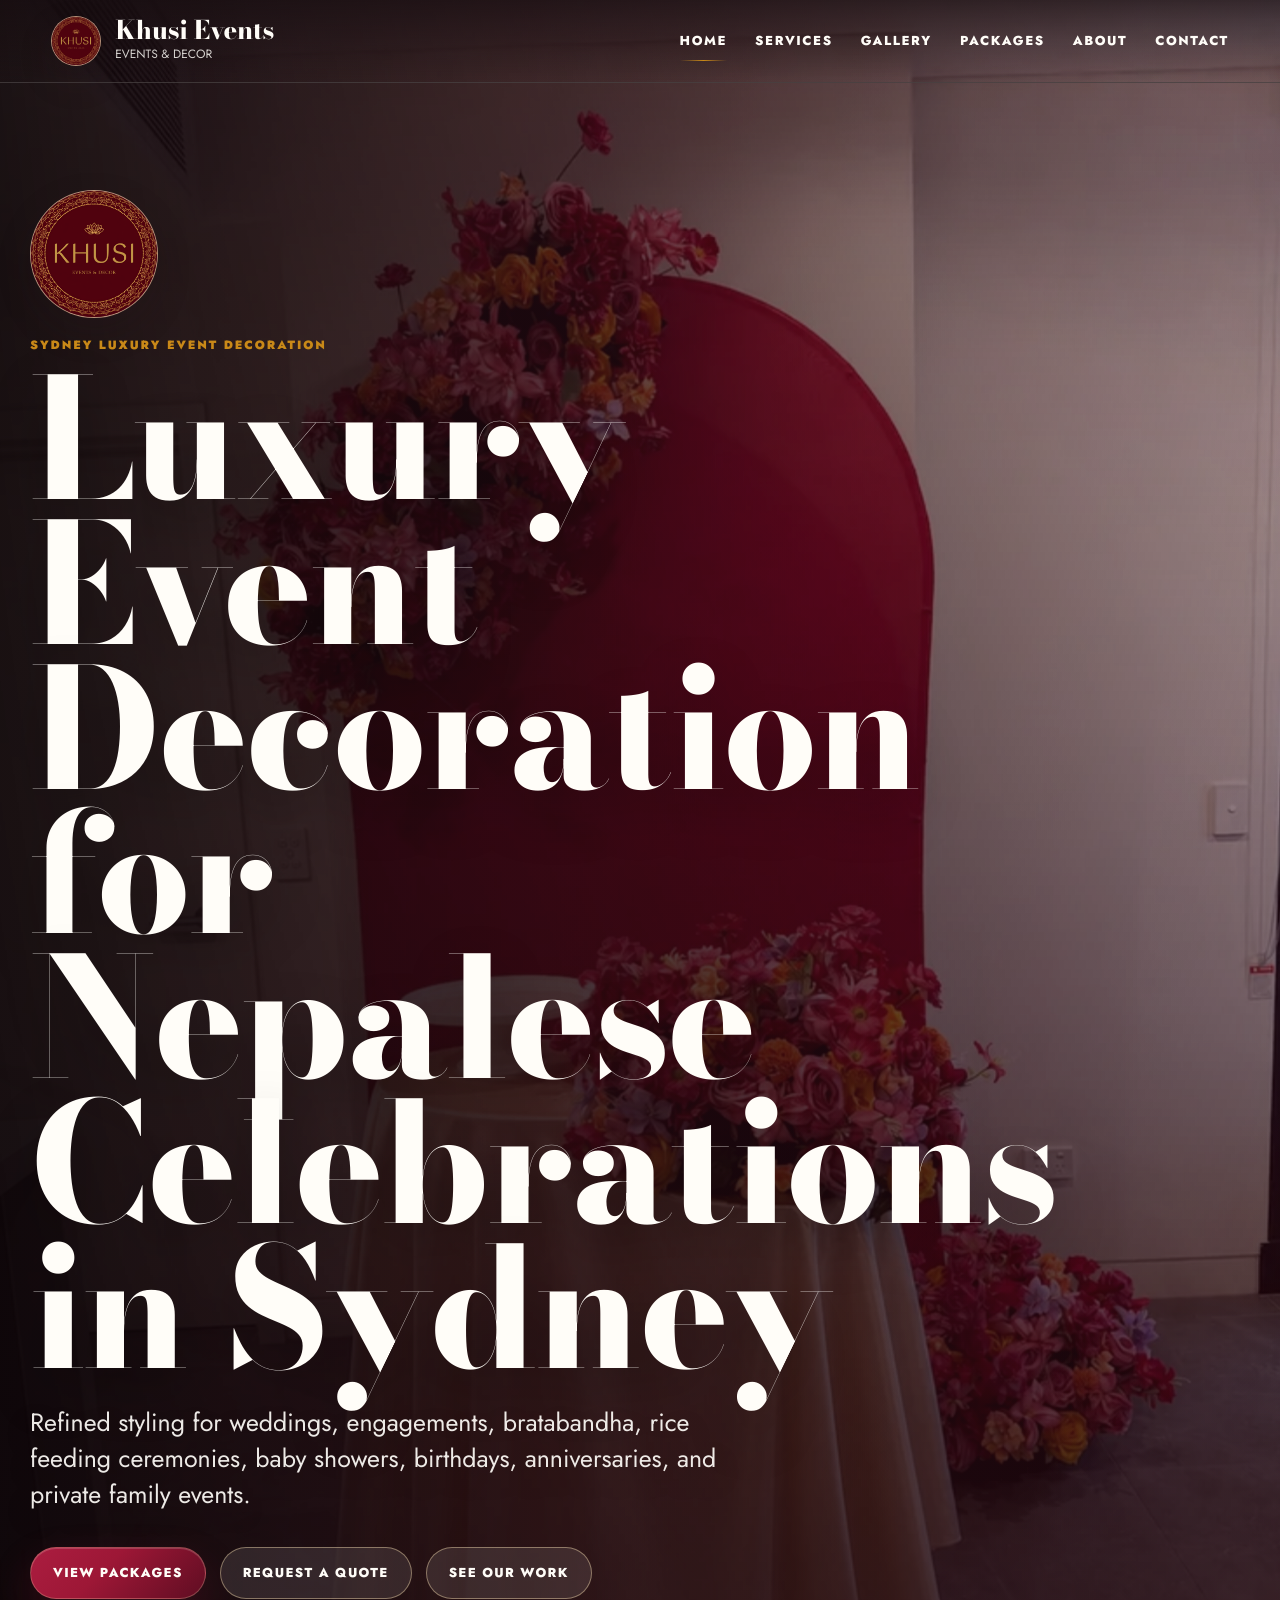
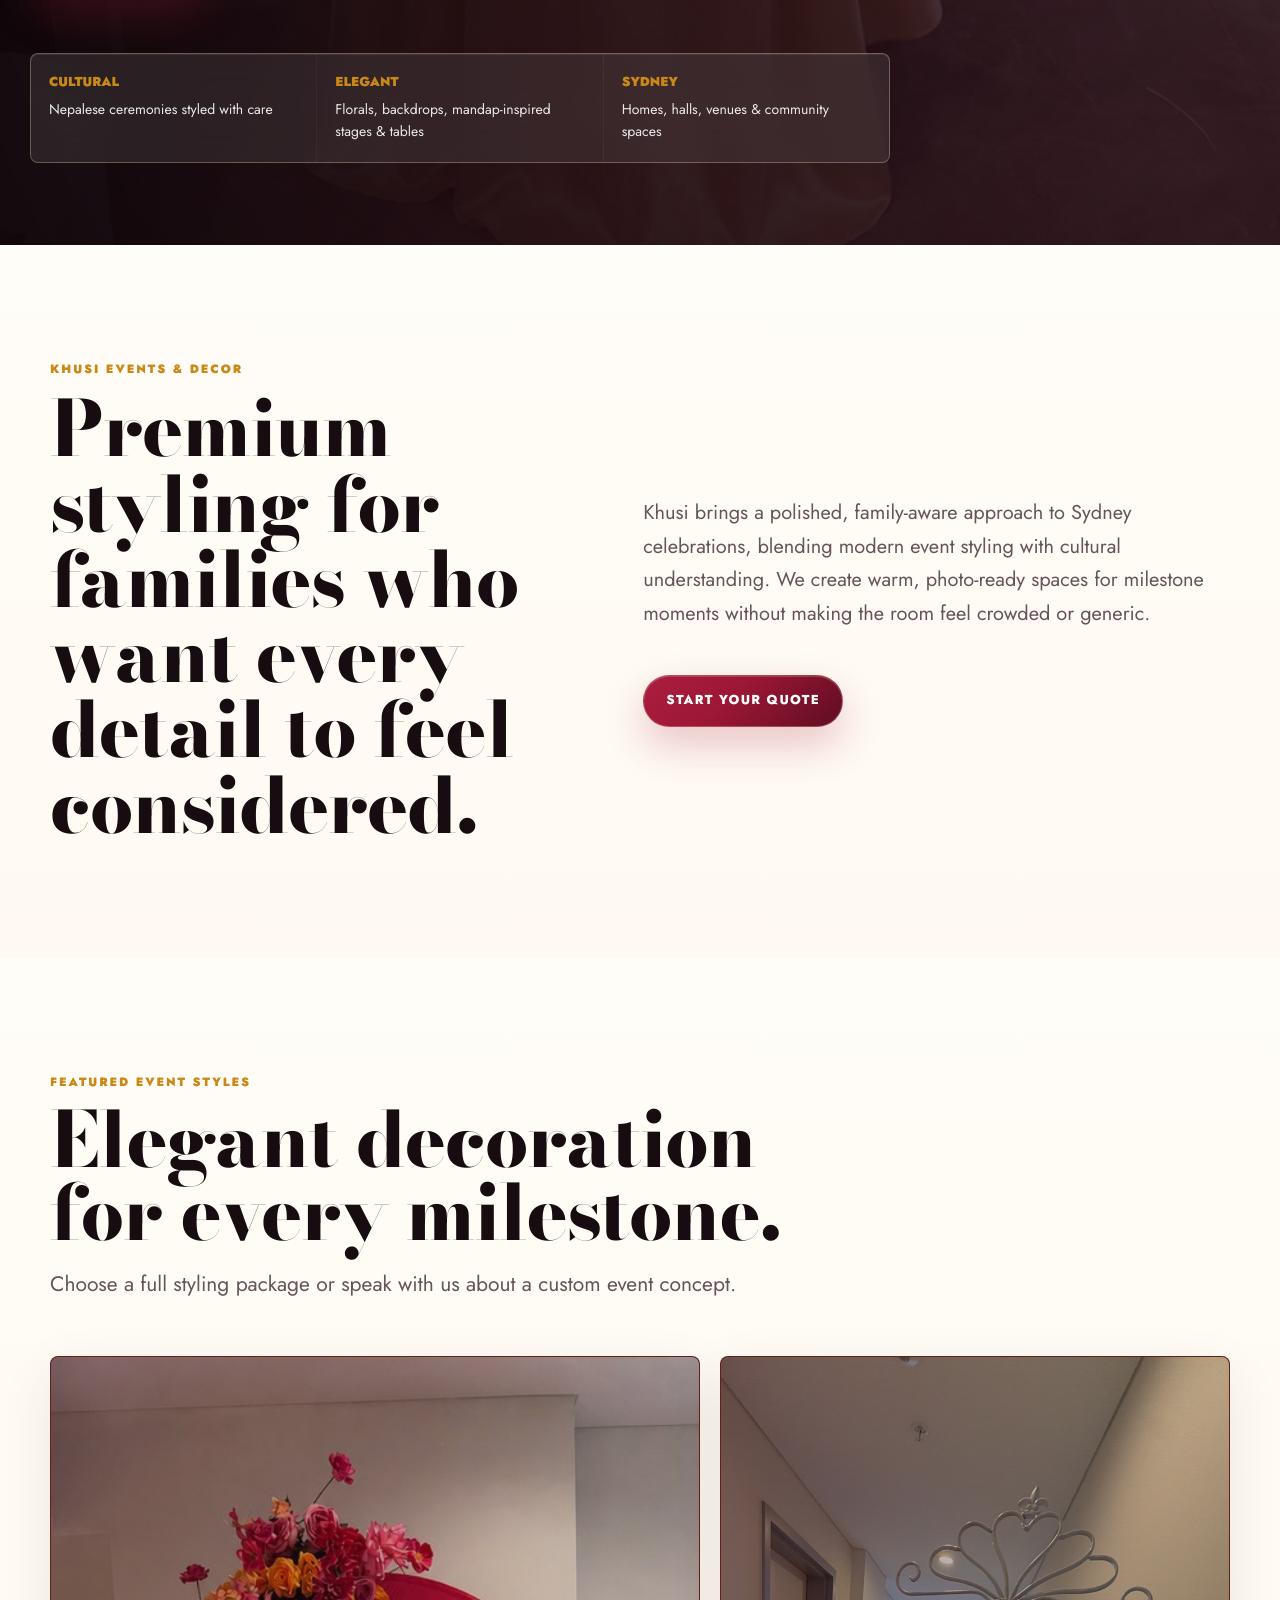
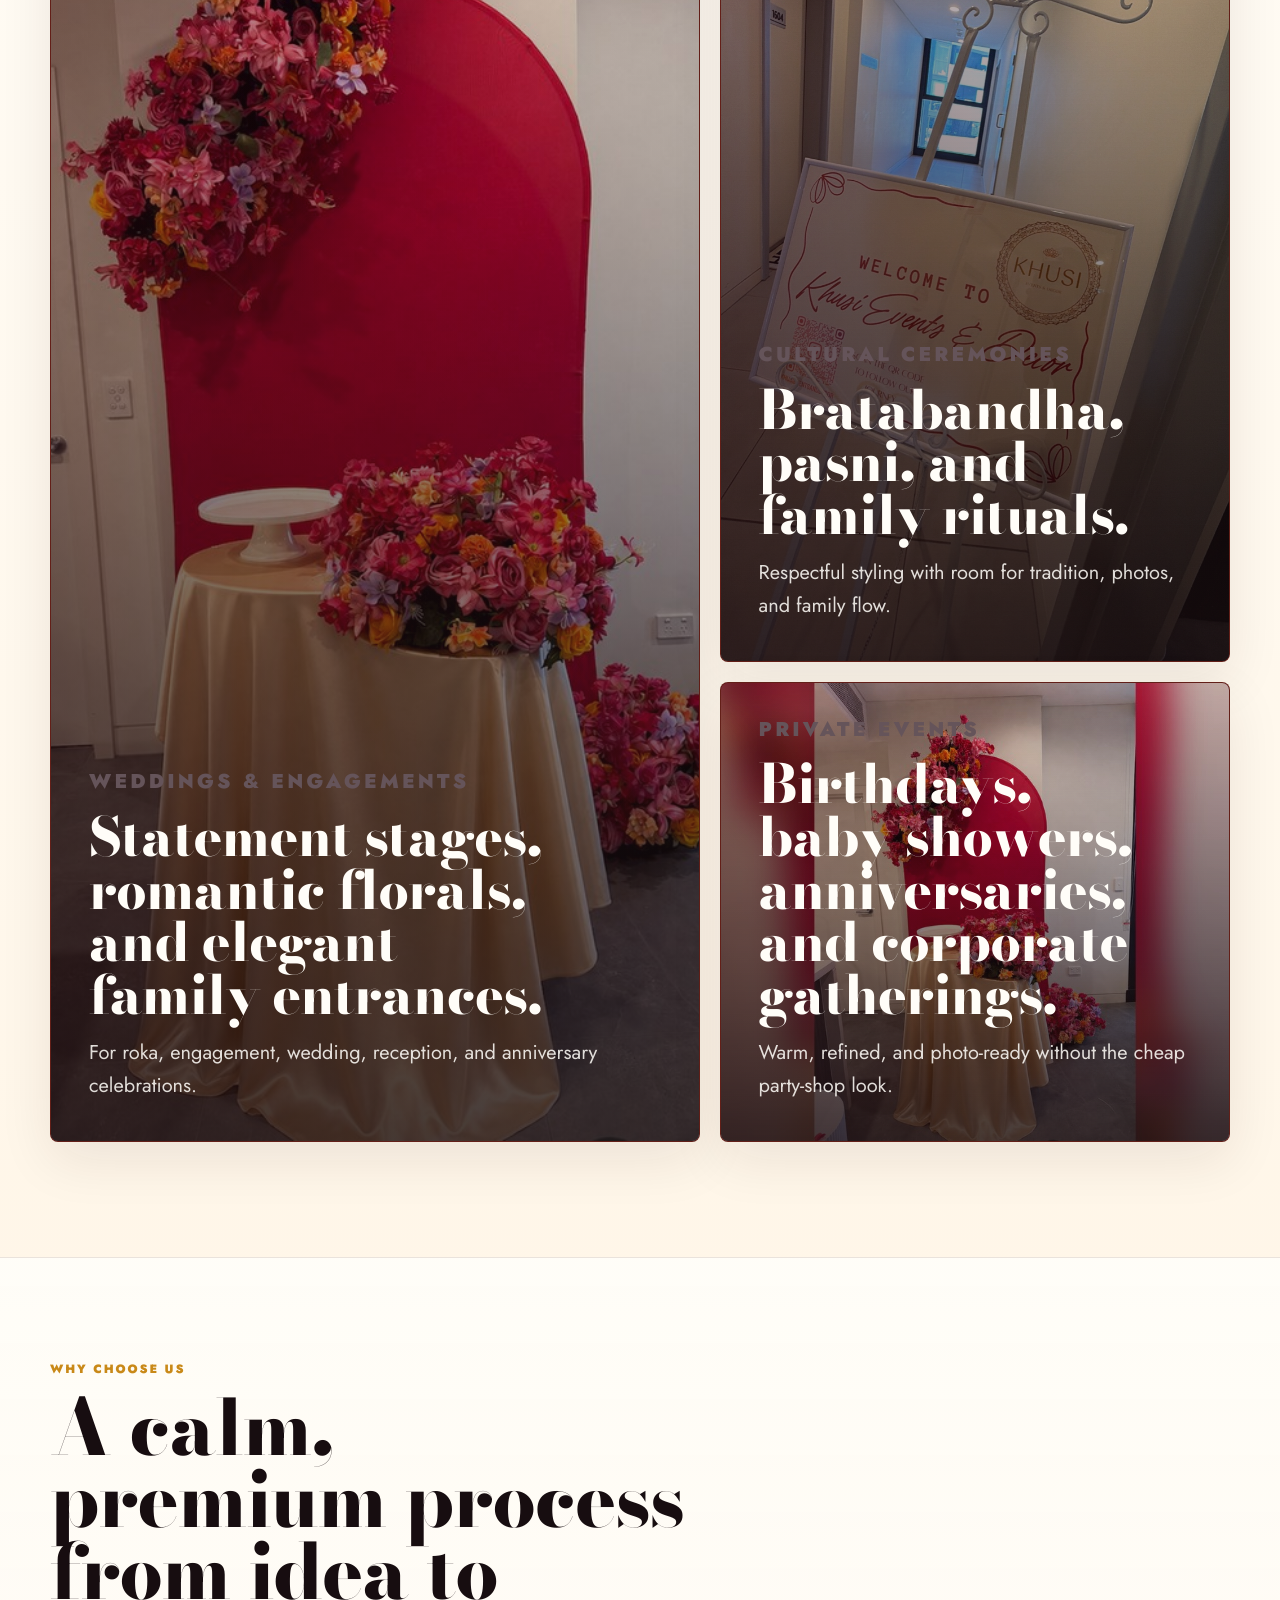
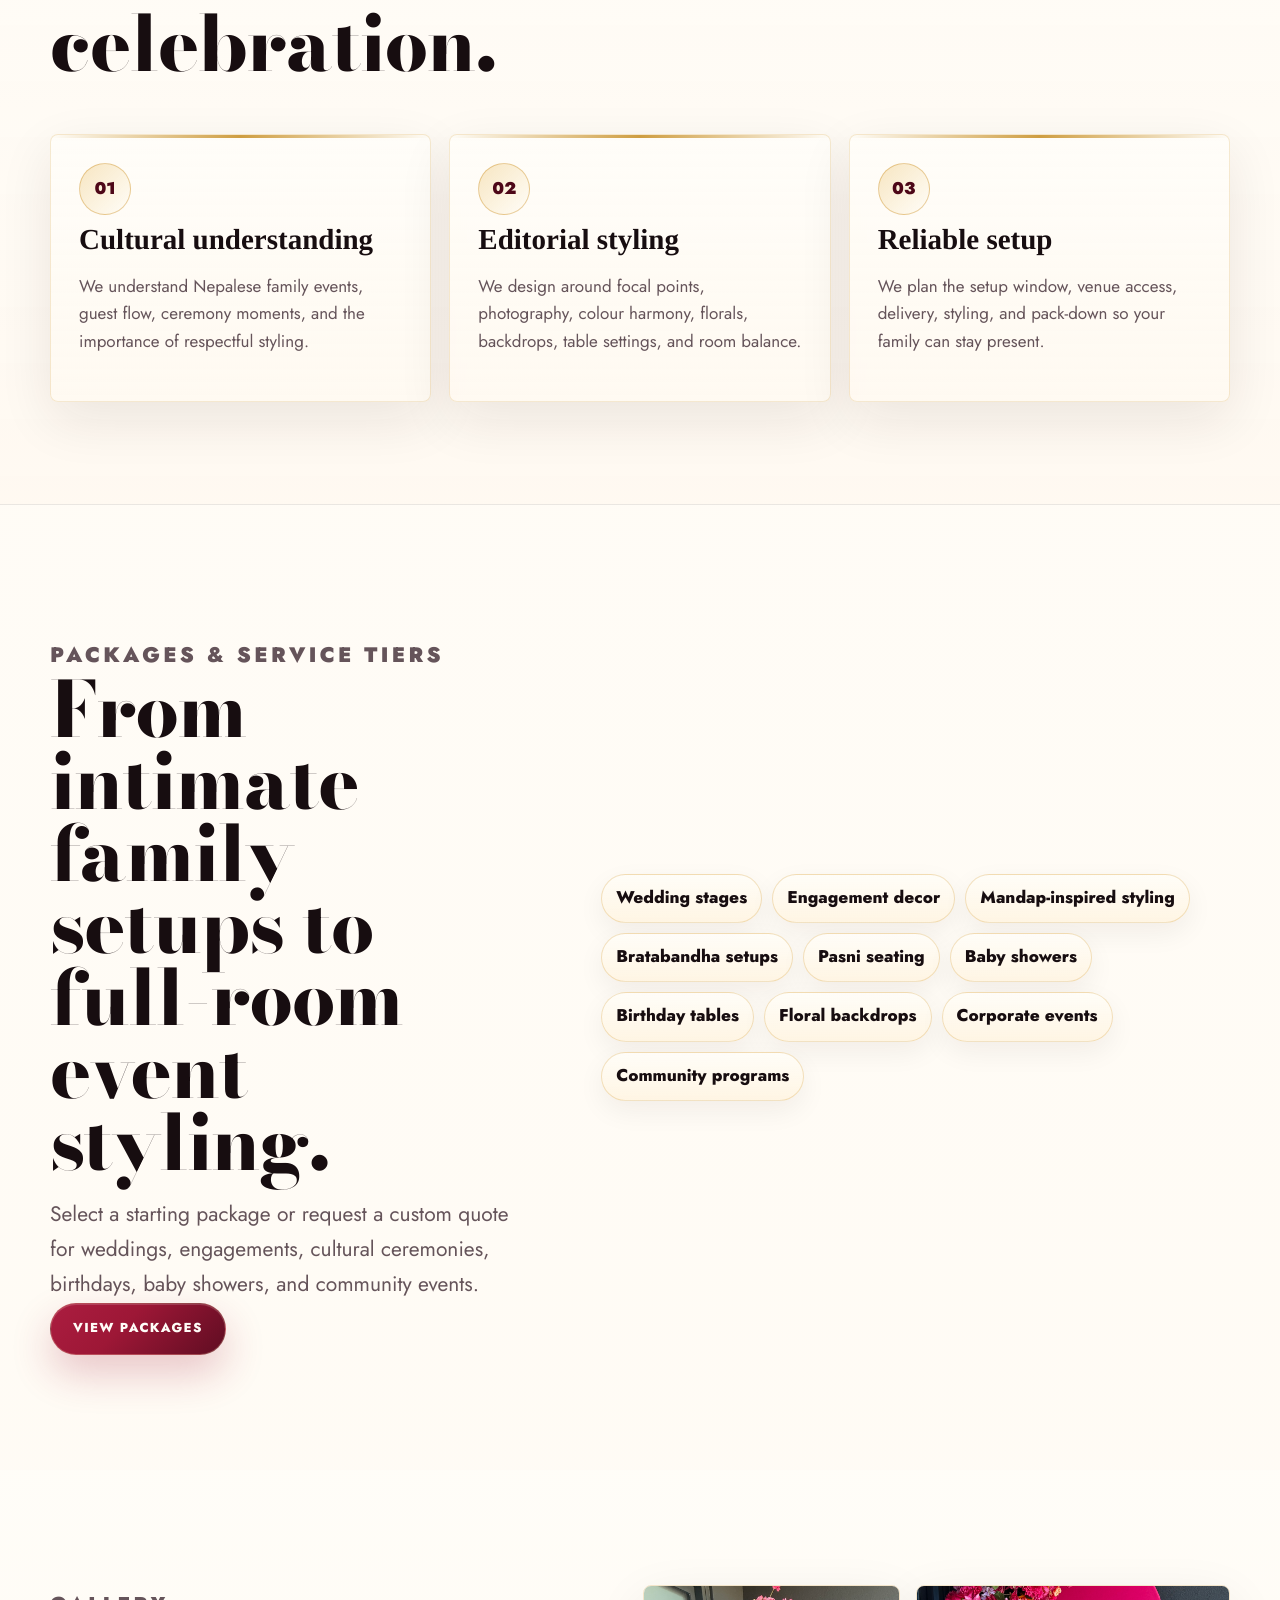
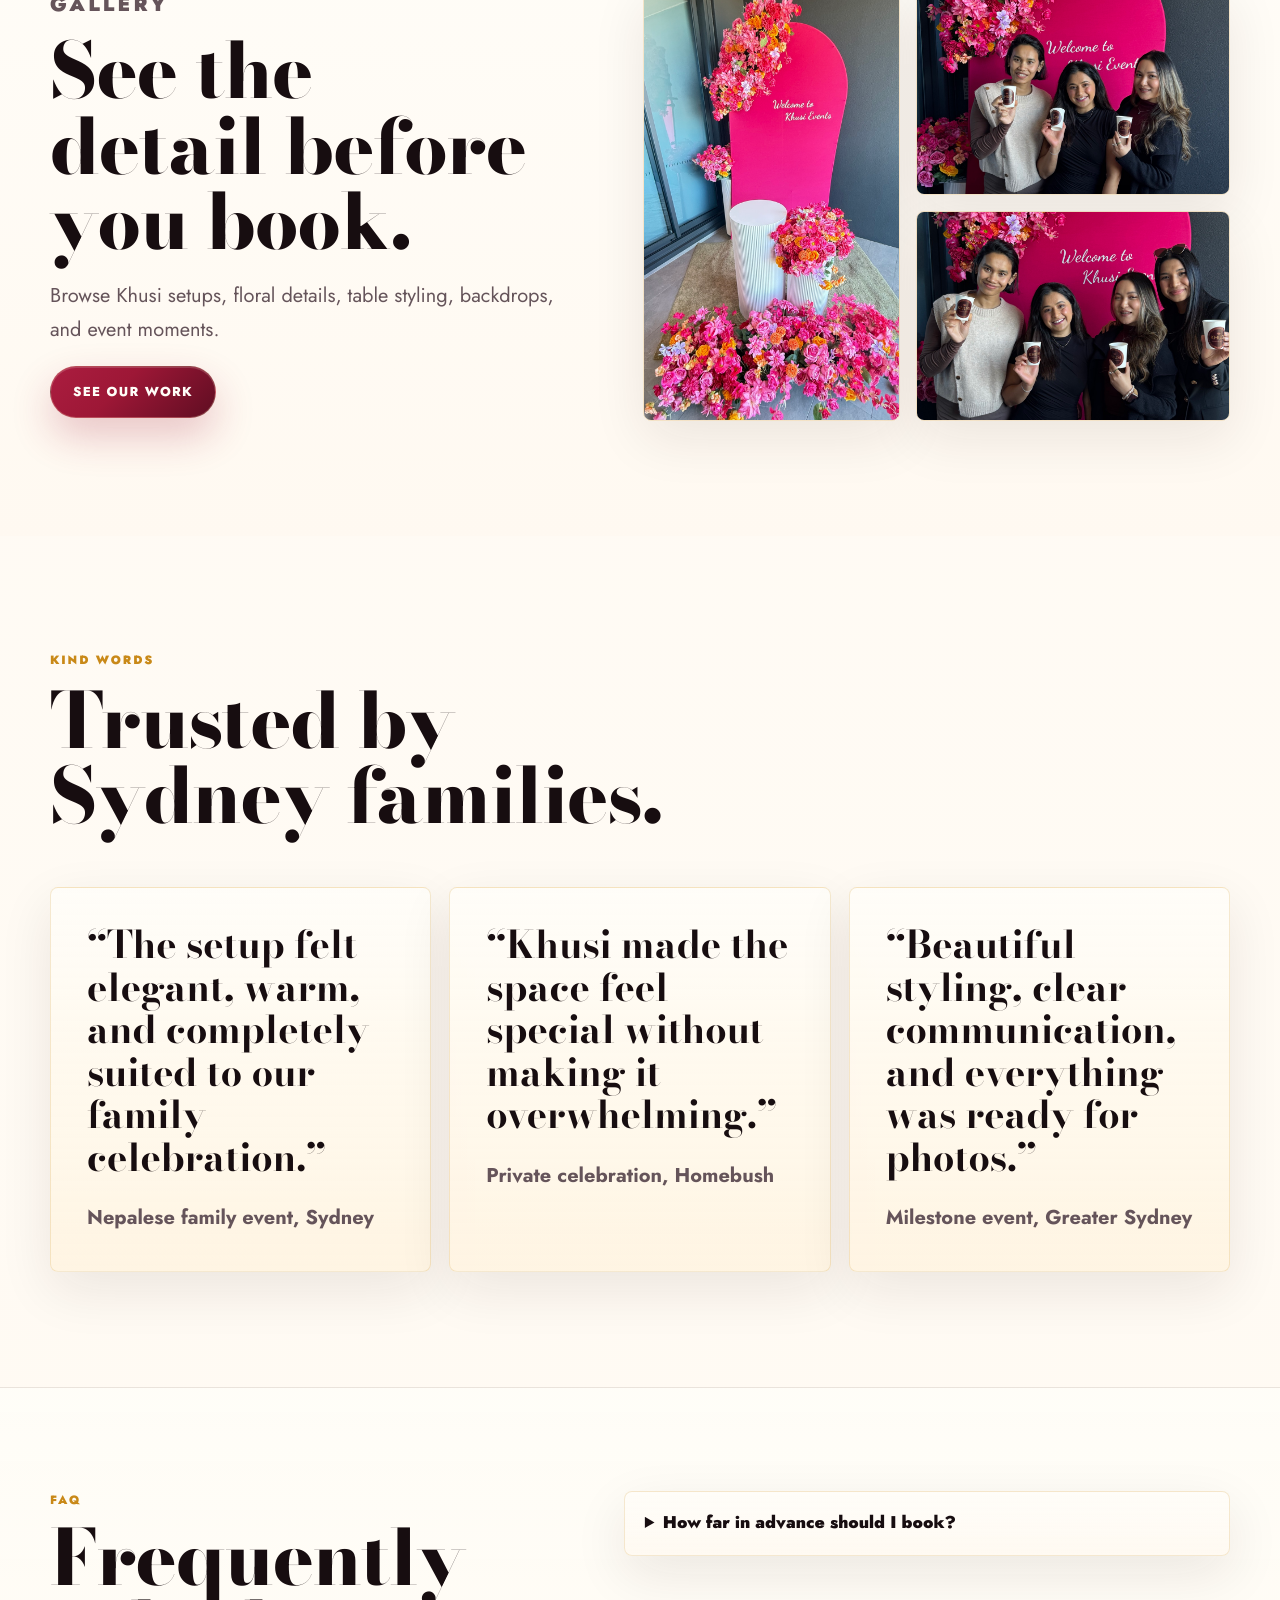
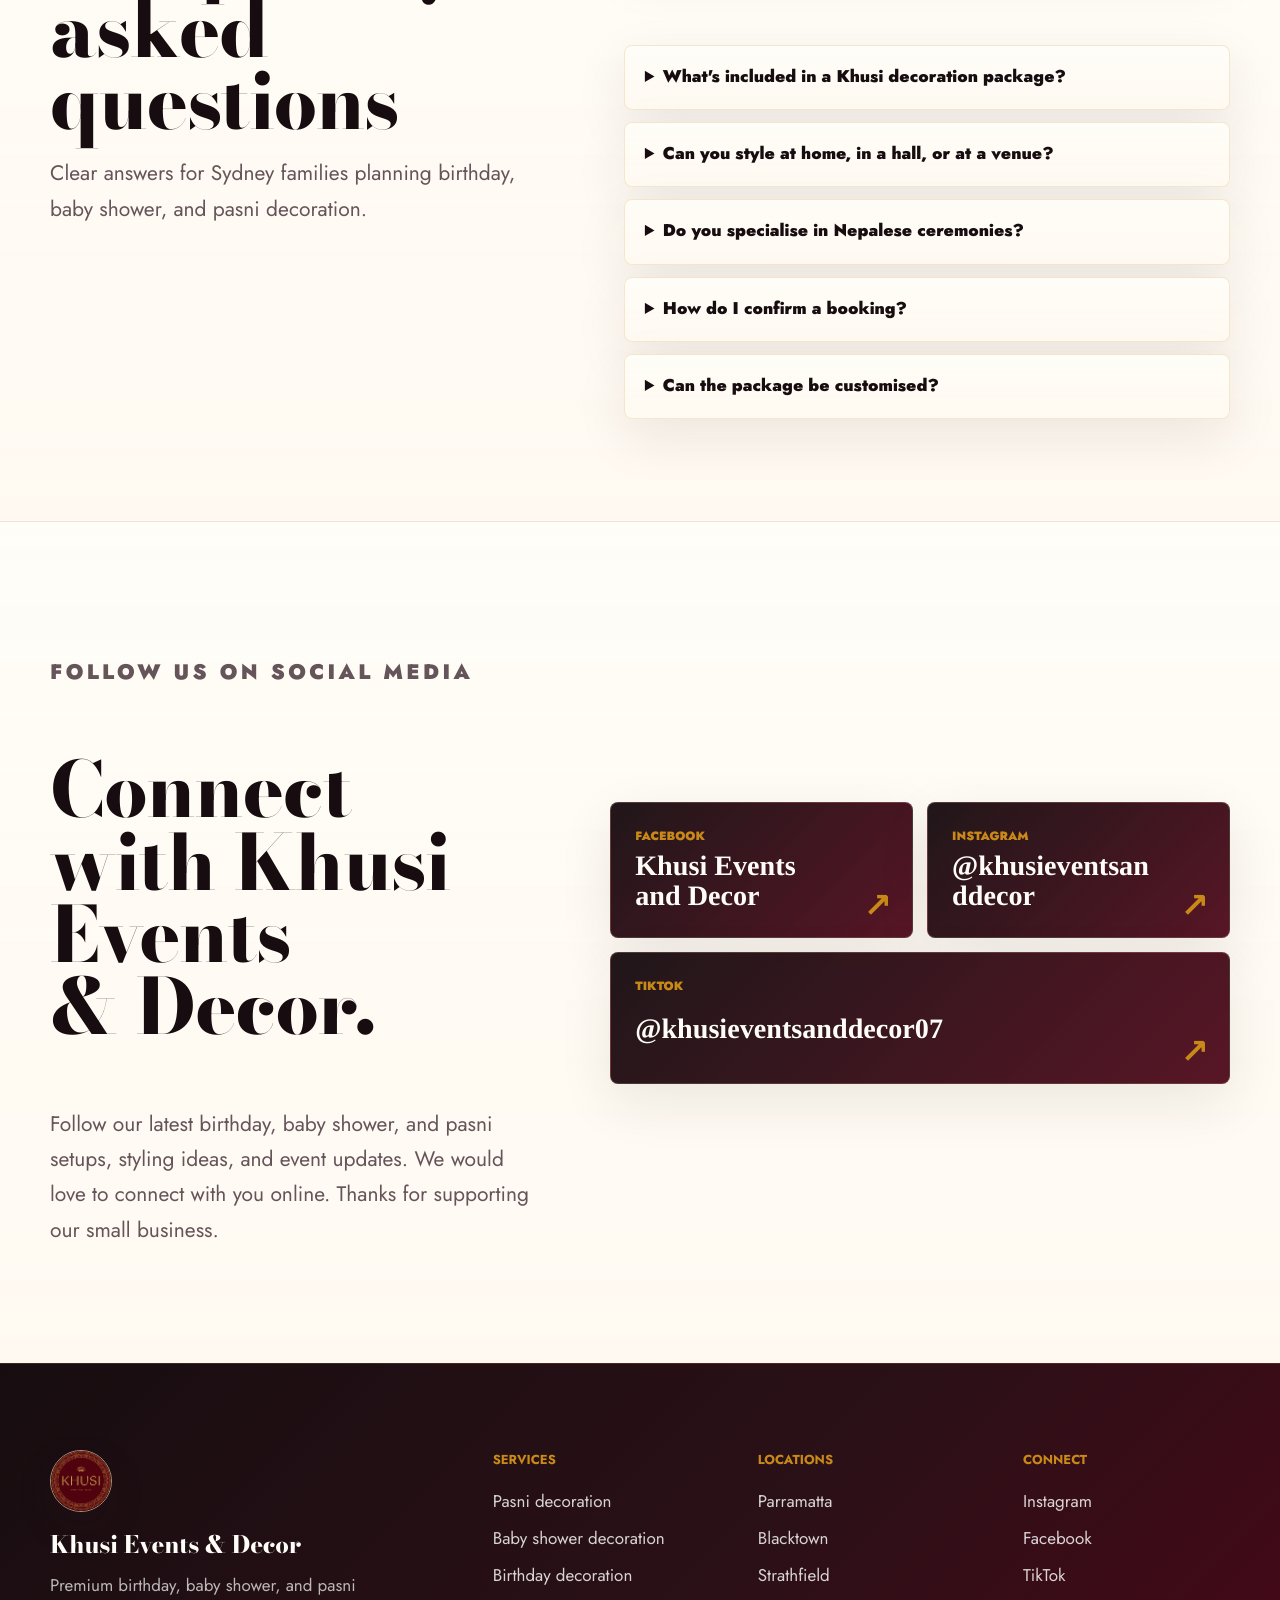
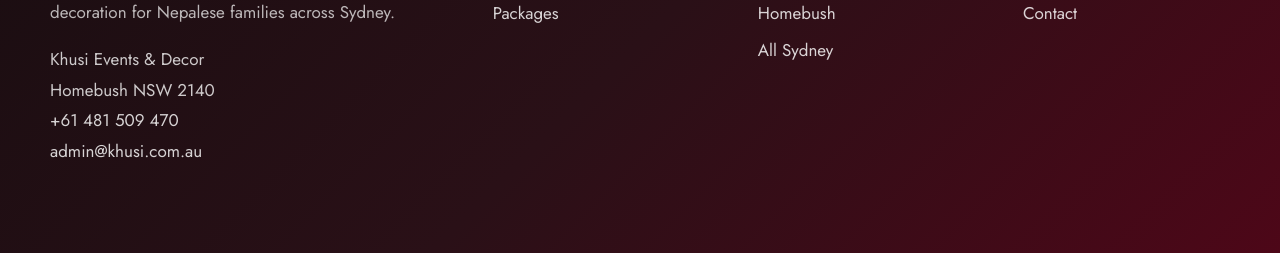
<file: index.html>
<!doctype html>
<html lang="en">
  <head>
    <meta charset="UTF-8" />
    <meta name="viewport" content="width=device-width, initial-scale=1.0" />
    <title>Khusi Events &amp; Decor | Luxury Nepalese Event Decoration Sydney</title>
    <meta
      name="description"
      content="Luxury event decoration in Sydney for Nepalese weddings, engagements, bratabandha, pasni, baby showers, birthdays, anniversaries, and private events."
    />
    <link rel="canonical" href="https://www.khusi.com.au/" />
    <meta name="robots" content="index, follow" />
    <meta property="og:title" content="Khusi Events &amp; Decor | Luxury Nepalese Event Decoration Sydney" />
    <meta
      property="og:description"
      content="Premium styling for Nepalese weddings, engagements, cultural ceremonies, birthdays, baby showers, and private events in Sydney."
    />
    <meta property="og:type" content="website" />
    <meta property="og:url" content="https://www.khusi.com.au/" />
    <meta property="og:image" content="https://www.khusi.com.au/assets/khusi-events-social-card.jpg" />
    <meta property="og:image:width" content="1200" />
    <meta property="og:image:height" content="630" />
    <meta property="og:site_name" content="Khusi Events &amp; Decor" />
    <meta property="og:locale" content="en_AU" />
    <meta name="twitter:card" content="summary_large_image" />
    <meta name="twitter:title" content="Khusi Events &amp; Decor | Luxury Nepalese Event Decoration Sydney" />
    <meta
      name="twitter:description"
      content="Premium styling for Nepalese weddings, engagements, cultural ceremonies, birthdays, baby showers, and private events in Sydney."
    />
    <meta name="twitter:image" content="https://www.khusi.com.au/assets/khusi-events-social-card.jpg" />
    <meta name="theme-color" content="#8f1d35" />
    <meta name="author" content="Khusi Events &amp; Decor" />
    <meta name="geo.region" content="AU-NSW" />
    <meta name="geo.placename" content="Sydney" />
    <link rel="icon" type="image/png" href="./assets/khusi-logo.png" />
    <link rel="preload" as="image" href="./assets/pasni-decoration-sydney-marigold-backdrop-1920.webp" imagesrcset="./assets/pasni-decoration-sydney-marigold-backdrop-960.webp 960w, ./assets/pasni-decoration-sydney-marigold-backdrop-1920.webp 1920w" imagesizes="100vw" />
    <link rel="stylesheet" href="./styles.css" />
    <script type="application/ld+json">
{
      "@context": "https://schema.org",
      "@graph": [
            {
                  "@type": "WebSite",
                  "@id": "https://www.khusi.com.au/#website",
                  "url": "https://www.khusi.com.au/",
                  "name": "Khusi Events & Decor",
                  "inLanguage": "en-AU"
            },
            {
                  "@type": "LocalBusiness",
                  "@id": "https://www.khusi.com.au/#business",
                  "name": "Khusi Events & Decor",
                  "url": "https://www.khusi.com.au/",
                  "logo": "https://www.khusi.com.au/assets/khusi-logo.png",
                  "image": "https://www.khusi.com.au/assets/khusi-events-social-card.jpg",
                  "description": "Sydney event decoration business styling birthdays, baby showers, and pasni celebrations for Nepalese families.",
                  "telephone": "+61481509470",
                  "email": "admin@khusi.com.au",
                  "priceRange": "$179-$529",
                  "address": {
                        "@type": "PostalAddress",
                        "streetAddress": "Homebush",
                        "addressLocality": "Homebush",
                        "addressRegion": "NSW",
                        "postalCode": "2140",
                        "addressCountry": "AU"
                  },
                  "openingHoursSpecification": [
                        {
                              "@type": "OpeningHoursSpecification",
                              "dayOfWeek": [
                                    "Monday",
                                    "Tuesday",
                                    "Wednesday",
                                    "Thursday",
                                    "Friday",
                                    "Saturday",
                                    "Sunday"
                              ],
                              "opens": "09:00",
                              "closes": "20:00"
                        }
                  ],
                  "founder": {
                        "@type": "Person",
                        "name": "Ajit Shrestha"
                  },
                  "areaServed": [
                        {
                              "@type": "City",
                              "name": "Sydney"
                        },
                        {
                              "@type": "AdministrativeArea",
                              "name": "New South Wales"
                        }
                  ],
                  "sameAs": [
                        "https://www.facebook.com/people/Khusi-Events-and-Decor/61587530312788/",
                        "https://www.instagram.com/khusieventsanddecor/",
                        "https://www.tiktok.com/@khusieventsanddecor07"
                  ],
                  "contactPoint": {
                        "@type": "ContactPoint",
                        "telephone": "+61481509470",
                        "email": "admin@khusi.com.au",
                        "contactType": "customer enquiries",
                        "areaServed": "AU"
                  },
                  "knowsAbout": [
                        "Pasni decoration Sydney",
                        "Birthday decorations Sydney",
                        "Baby shower decor Sydney",
                        "Nepalese event decoration"
                  ],
                  "makesOffer": [
                        {
                              "@type": "Offer",
                              "name": "Birthday decoration packages",
                              "price": "179",
                              "priceCurrency": "AUD"
                        },
                        {
                              "@type": "Offer",
                              "name": "Baby shower decoration packages",
                              "price": "179",
                              "priceCurrency": "AUD"
                        },
                        {
                              "@type": "Offer",
                              "name": "Pasni decoration packages",
                              "price": "179",
                              "priceCurrency": "AUD"
                        }
                  ]
            },
            {
                  "@type": "FAQPage",
                  "@id": "https://www.khusi.com.au/#faq",
                  "mainEntity": [
                        {
                              "@type": "Question",
                              "name": "How far in advance should I book?",
                              "acceptedAnswer": {
                                    "@type": "Answer",
                                    "text": "We recommend booking 4–6 weeks ahead for weekend dates, especially during pasni and birthday peak months. We do our best to accommodate shorter notice — message us with your date and we will confirm availability."
                              }
                        },
                        {
                              "@type": "Question",
                              "name": "Which Sydney suburbs do you deliver to?",
                              "acceptedAnswer": {
                                    "@type": "Answer",
                                    "text": "We deliver across Greater Sydney including Parramatta, Blacktown, Strathfield, Homebush, Rockdale, Liverpool, and surrounding areas. Delivery is quoted separately based on venue location and setup complexity."
                              }
                        },
                        {
                              "@type": "Question",
                              "name": "What's included in a Khusi decoration package?",
                              "acceptedAnswer": {
                                    "@type": "Answer",
                                    "text": "Every package includes the styled backdrop, decor elements listed in that tier, full on-site setup, and pack-down after the event. Delivery is quoted separately. Customisations (extra florals, signage, colour swaps) can be added on request."
                              }
                        },
                        {
                              "@type": "Question",
                              "name": "Can you style at home, in a hall, or at a venue?",
                              "acceptedAnswer": {
                                    "@type": "Answer",
                                    "text": "Yes — we style at private homes, community halls, and licensed venues. Please share venue access details (parking, lift, setup window) when booking."
                              }
                        },
                        {
                              "@type": "Question",
                              "name": "Do you specialise in Nepalese ceremonies?",
                              "acceptedAnswer": {
                                    "@type": "Answer",
                                    "text": "Yes. Khusi was built around Nepalese family celebrations — pasni (rice-feeding), chudakarma, baby showers, and milestone birthdays — with cultural details respected throughout."
                              }
                        },
                        {
                              "@type": "Question",
                              "name": "How do I confirm a booking?",
                              "acceptedAnswer": {
                                    "@type": "Answer",
                                    "text": "After your free consultation, a 30% deposit secures your date. The balance is due one week before the event."
                              }
                        },
                        {
                              "@type": "Question",
                              "name": "Can the package be customised?",
                              "acceptedAnswer": {
                                    "@type": "Answer",
                                    "text": "Yes — colour palette, signage text, floral choices, plinth count, and add-ons (candles, cake stand, welcome board) are all customisable. Send your ideas with the enquiry form."
                              }
                        }
                  ]
            }
      ]
}
    </script>
  </head>
  <body>
    <header class="site-header">
      <a class="brand" href="./index.html#top" aria-label="Khusi Events and Decor home">
        <img class="brand-mark" src="./assets/khusi-logo.png" alt="" />
        <span>
          <strong>Khusi Events</strong>
          <small>Events &amp; Decor</small>
        </span>
      </a>

      <button class="nav-toggle" type="button" aria-label="Open navigation" aria-expanded="false">
        <span></span>
        <span></span>
      </button>

      <nav class="site-nav" aria-label="Primary navigation">
        <a href="./index.html#top" aria-current="page">Home</a>
        <a href="./index.html#services">Services</a>
        <a href="./gallery.html">Gallery</a>
        <a href="./packages.html">Packages</a>
        <a href="./index.html#about">About</a>
        <a href="./contact.html">Contact</a>
      </nav>
    </header>

    <main id="top">
      <section class="hero" aria-labelledby="hero-title">
        <picture class="hero-bg hero-picture">
          <source type="image/webp" srcset="./assets/pasni-decoration-sydney-marigold-backdrop-960.webp 960w, ./assets/pasni-decoration-sydney-marigold-backdrop-1920.webp 1920w" sizes="100vw" />
          <source type="image/jpeg" srcset="./assets/pasni-decoration-sydney-marigold-backdrop-960.jpg 960w, ./assets/pasni-decoration-sydney-marigold-backdrop-1920.jpg 1920w" sizes="100vw" />
          <img src="./assets/pasni-decoration-sydney-marigold-backdrop-1920.jpg" alt="Khusi Events pasni decoration setup with marigold backdrop in Sydney" />
        </picture>
        <div class="hero-overlay"></div>
        <div class="hero-content">
          <img class="hero-logo" src="./assets/khusi-logo.png" alt="Khusi Events and Decor logo" />
          <p class="eyebrow">Sydney luxury event decoration</p>
          <h1 id="hero-title">Luxury Event Decoration for Nepalese Celebrations in Sydney</h1>
          <p class="hero-copy">
            Refined styling for weddings, engagements, bratabandha, rice feeding ceremonies, baby showers,
            birthdays, anniversaries, and private family events.
          </p>
          <div class="hero-actions">
            <a class="button primary" href="./packages.html">View packages</a>
            <a class="button secondary" href="./contact.html">Request a quote</a>
            <a class="button secondary" href="./gallery.html">See our work</a>
          </div>
          <div class="hero-stats" aria-label="Khusi Events highlights">
            <div>
              <strong>Cultural</strong>
              <span>Nepalese ceremonies styled with care</span>
            </div>
            <div>
              <strong>Elegant</strong>
              <span>Florals, backdrops, mandap-inspired stages &amp; tables</span>
            </div>
            <div>
              <strong>Sydney</strong>
              <span>Homes, halls, venues &amp; community spaces</span>
            </div>
          </div>
        </div>
      </section>

      <section class="luxury-intro section-band" id="about" aria-labelledby="about-title">
        <div class="section-inner luxury-intro-grid">
          <div>
            <p class="section-kicker">Khusi Events &amp; Decor</p>
            <h2 id="about-title">Premium styling for families who want every detail to feel considered.</h2>
          </div>
          <div class="luxury-intro-copy">
            <p>
              Khusi brings a polished, family-aware approach to Sydney celebrations, blending modern event styling with
              cultural understanding. We create warm, photo-ready spaces for milestone moments without making the room feel
              crowded or generic.
            </p>
            <a class="button primary" href="./contact.html">Start your quote</a>
          </div>
        </div>
      </section>

      <section class="featured-styles" id="services" aria-labelledby="featured-styles-title">
        <div class="section-inner">
          <div class="section-heading">
            <p class="section-kicker">Featured event styles</p>
            <h2 id="featured-styles-title">Elegant decoration for every milestone.</h2>
            <p>Choose a full styling package or speak with us about a custom event concept.</p>
          </div>

          <div class="editorial-grid">
            <article class="editorial-card editorial-card-large">
              <img src="./assets/pasni-decoration-sydney-marigold-backdrop-1920.jpg" alt="Luxury floral event backdrop styled by Khusi Events in Sydney" loading="lazy" />
              <div>
                <p class="section-kicker">Weddings &amp; engagements</p>
                <h3>Statement stages, romantic florals, and elegant family entrances.</h3>
                <p>For roka, engagement, wedding, reception, and anniversary celebrations.</p>
              </div>
            </article>
            <article class="editorial-card">
              <img src="./assets/khusi-lunch-event-photo-01.jpg" alt="Khusi Events styled table setting with flowers and food display" loading="lazy" />
              <div>
                <p class="section-kicker">Cultural ceremonies</p>
                <h3>Bratabandha, pasni, and family rituals.</h3>
                <p>Respectful styling with room for tradition, photos, and family flow.</p>
              </div>
            </article>
            <article class="editorial-card">
              <img src="./assets/khusi-events-social-card.jpg" alt="Premium Khusi Events floral setup in Sydney" loading="lazy" />
              <div>
                <p class="section-kicker">Private events</p>
                <h3>Birthdays, baby showers, anniversaries, and corporate gatherings.</h3>
                <p>Warm, refined, and photo-ready without the cheap party-shop look.</p>
              </div>
            </article>
          </div>
        </div>
      </section>

      <section class="process section-band" aria-labelledby="process-title">
        <div class="section-inner">
          <div class="section-heading compact">
            <p class="section-kicker">Why choose us</p>
            <h2 id="process-title">A calm, premium process from idea to celebration.</h2>
          </div>
          <div class="process-list">
            <article>
              <span>01</span>
              <h3>Cultural understanding</h3>
              <p>We understand Nepalese family events, guest flow, ceremony moments, and the importance of respectful styling.</p>
            </article>
            <article>
              <span>02</span>
              <h3>Editorial styling</h3>
              <p>We design around focal points, photography, colour harmony, florals, backdrops, table settings, and room balance.</p>
            </article>
            <article>
              <span>03</span>
              <h3>Reliable setup</h3>
              <p>We plan the setup window, venue access, delivery, styling, and pack-down so your family can stay present.</p>
            </article>
          </div>
        </div>
      </section>

      <section class="section-inner hire" aria-labelledby="hire-title">
        <div class="hire-copy">
          <p class="section-kicker">Packages &amp; service tiers</p>
          <h2 id="hire-title">From intimate family setups to full-room event styling.</h2>
          <p>
            Select a starting package or request a custom quote for weddings, engagements, cultural ceremonies,
            birthdays, baby showers, and community events.
          </p>
          <a class="button primary" href="./packages.html">View packages</a>
        </div>
        <div class="hire-tags" aria-label="Available hire categories">
          <span>Wedding stages</span>
          <span>Engagement decor</span>
          <span>Mandap-inspired styling</span>
          <span>Bratabandha setups</span>
          <span>Pasni seating</span>
          <span>Baby showers</span>
          <span>Birthday tables</span>
          <span>Floral backdrops</span>
          <span>Corporate events</span>
          <span>Community programs</span>
        </div>
      </section>


      <section class="gallery-preview section-band" aria-labelledby="gallery-preview-title">
        <div class="section-inner gallery-preview-grid">
          <div>
            <p class="section-kicker">Gallery</p>
            <h2 id="gallery-preview-title">See the detail before you book.</h2>
            <p>Browse Khusi setups, floral details, table styling, backdrops, and event moments.</p>
            <a class="button primary" href="./gallery.html">See our work</a>
          </div>
          <div class="gallery-preview-images">
            <img src="./assets/khusi-lunch-event-photo-02.jpg" alt="Khusi Events styled celebration table detail in Sydney" loading="lazy" />
            <img src="./assets/khusi-lunch-event-photo-03.jpg" alt="Khusi Events floral detail and cultural event styling" loading="lazy" />
            <img src="./assets/khusi-lunch-event-photo-04.jpg" alt="Khusi Events luxury private event decoration detail" loading="lazy" />
          </div>
        </div>
      </section>

      <section class="testimonials" aria-labelledby="testimonials-title">
        <div class="section-inner">
          <div class="section-heading compact">
            <p class="section-kicker">Kind words</p>
            <h2 id="testimonials-title">Trusted by Sydney families.</h2>
          </div>
          <div class="testimonial-grid">
            <figure>
              <blockquote>“The setup felt elegant, warm, and completely suited to our family celebration.”</blockquote>
              <figcaption>Nepalese family event, Sydney</figcaption>
            </figure>
            <figure>
              <blockquote>“Khusi made the space feel special without making it overwhelming.”</blockquote>
              <figcaption>Private celebration, Homebush</figcaption>
            </figure>
            <figure>
              <blockquote>“Beautiful styling, clear communication, and everything was ready for photos.”</blockquote>
              <figcaption>Milestone event, Greater Sydney</figcaption>
            </figure>
          </div>
        </div>
      </section>

      <section class="faq-section section-band" id="faq" aria-labelledby="faq-title">
        <div class="section-inner faq-layout">
          <div class="section-heading compact">
            <p class="section-kicker">FAQ</p>
            <h2 id="faq-title">Frequently asked questions</h2>
            <p>Clear answers for Sydney families planning birthday, baby shower, and pasni decoration.</p>
          </div>
          <div class="faq-list">
            <details>
              <summary>How far in advance should I book?</summary>
              <p>We recommend booking 4–6 weeks ahead for weekend dates, especially during pasni and birthday peak months. We do our best to accommodate shorter notice — message us with your date and we will confirm availability.</p>
            </details>
            <details>
              <summary>Which Sydney suburbs do you deliver to?</summary>
              <p>We deliver across Greater Sydney including Parramatta, Blacktown, Strathfield, Homebush, Rockdale, Liverpool, and surrounding areas. Delivery is quoted separately based on venue location and setup complexity.</p>
            </details>
            <details>
              <summary>What's included in a Khusi decoration package?</summary>
              <p>Every package includes the styled backdrop, decor elements listed in that tier, full on-site setup, and pack-down after the event. Delivery is quoted separately. Customisations (extra florals, signage, colour swaps) can be added on request.</p>
            </details>
            <details>
              <summary>Can you style at home, in a hall, or at a venue?</summary>
              <p>Yes — we style at private homes, community halls, and licensed venues. Please share venue access details (parking, lift, setup window) when booking.</p>
            </details>
            <details>
              <summary>Do you specialise in Nepalese ceremonies?</summary>
              <p>Yes. Khusi was built around Nepalese family celebrations — pasni (rice-feeding), chudakarma, baby showers, and milestone birthdays — with cultural details respected throughout.</p>
            </details>
            <details>
              <summary>How do I confirm a booking?</summary>
              <p>After your free consultation, a 30% deposit secures your date. The balance is due one week before the event.</p>
            </details>
            <details>
              <summary>Can the package be customised?</summary>
              <p>Yes — colour palette, signage text, floral choices, plinth count, and add-ons (candles, cake stand, welcome board) are all customisable. Send your ideas with the enquiry form.</p>
            </details>
          </div>
        </div>
      </section>

      <section class="socials section-band" id="socials" aria-labelledby="socials-title">
        <div class="section-inner socials-grid">
          <div class="socials-copy">
            <p class="section-kicker">Follow us on social media</p>
            <h2 id="socials-title">Connect with Khusi Events &amp; Decor.</h2>
            <p>
              Follow our latest birthday, baby shower, and pasni setups, styling ideas, and event updates.
              We would love to connect with you online. Thanks for supporting our small business.
            </p>
          </div>

          <div class="social-card-grid" aria-label="Khusi Events and Decor social links">
            <a class="social-card" href="https://www.facebook.com/people/Khusi-Events-and-Decor/61587530312788/" target="_blank" rel="noreferrer">
              <span>Facebook</span>
              <strong>Khusi Events and Decor</strong>
            </a>
            <a class="social-card" href="https://www.instagram.com/khusieventsanddecor/" target="_blank" rel="noreferrer">
              <span>Instagram</span>
              <strong>@khusieventsanddecor</strong>
            </a>
            <a class="social-card" href="https://www.tiktok.com/@khusieventsanddecor07" target="_blank" rel="noreferrer">
              <span>TikTok</span>
              <strong>@khusieventsanddecor07</strong>
            </a>
          </div>
        </div>
      </section>

    </main>

    <footer class="site-footer">
      <div class="section-inner expanded-footer">
        <div class="footer-brand">
          <img src="./assets/khusi-logo.png" alt="" />
          <strong>Khusi Events &amp; Decor</strong>
          <p>Premium birthday, baby shower, and pasni decoration for Nepalese families across Sydney.</p>
          <address>
            Khusi Events &amp; Decor<br />
            Homebush NSW 2140<br />
            <a href="tel:+61481509470">+61 481 509 470</a><br />
            <a href="mailto:admin@khusi.com.au">admin@khusi.com.au</a>
          </address>
        </div>
        <nav class="footer-column" aria-label="Footer services">
          <h2>Services</h2>
          <a href="./pasni-decoration-sydney.html">Pasni decoration</a>
          <a href="./baby-shower-decoration-sydney.html">Baby shower decoration</a>
          <a href="./birthday-decoration-sydney.html">Birthday decoration</a>
          <a href="./packages.html">Packages</a>
        </nav>
        <nav class="footer-column" aria-label="Footer locations">
          <h2>Locations</h2>
          <a href="./pasni-decoration-parramatta.html">Parramatta</a>
          <a href="./pasni-decoration-blacktown.html">Blacktown</a>
          <a href="./pasni-decoration-strathfield.html">Strathfield</a>
          <a href="./pasni-decoration-homebush.html">Homebush</a>
          <a href="./pasni-decoration-sydney.html">All Sydney</a>
        </nav>
        <nav class="footer-column" aria-label="Footer connect">
          <h2>Connect</h2>
          <a href="https://www.instagram.com/khusieventsanddecor/" target="_blank" rel="noreferrer">Instagram</a>
          <a href="https://www.facebook.com/people/Khusi-Events-and-Decor/61587530312788/" target="_blank" rel="noreferrer">Facebook</a>
          <a href="https://www.tiktok.com/@khusieventsanddecor07" target="_blank" rel="noreferrer">TikTok</a>
          <a href="./contact.html">Contact</a>
        </nav>
      </div>
    </footer>

    <script src="./script.js"></script>
  </body>
</html>
</file>
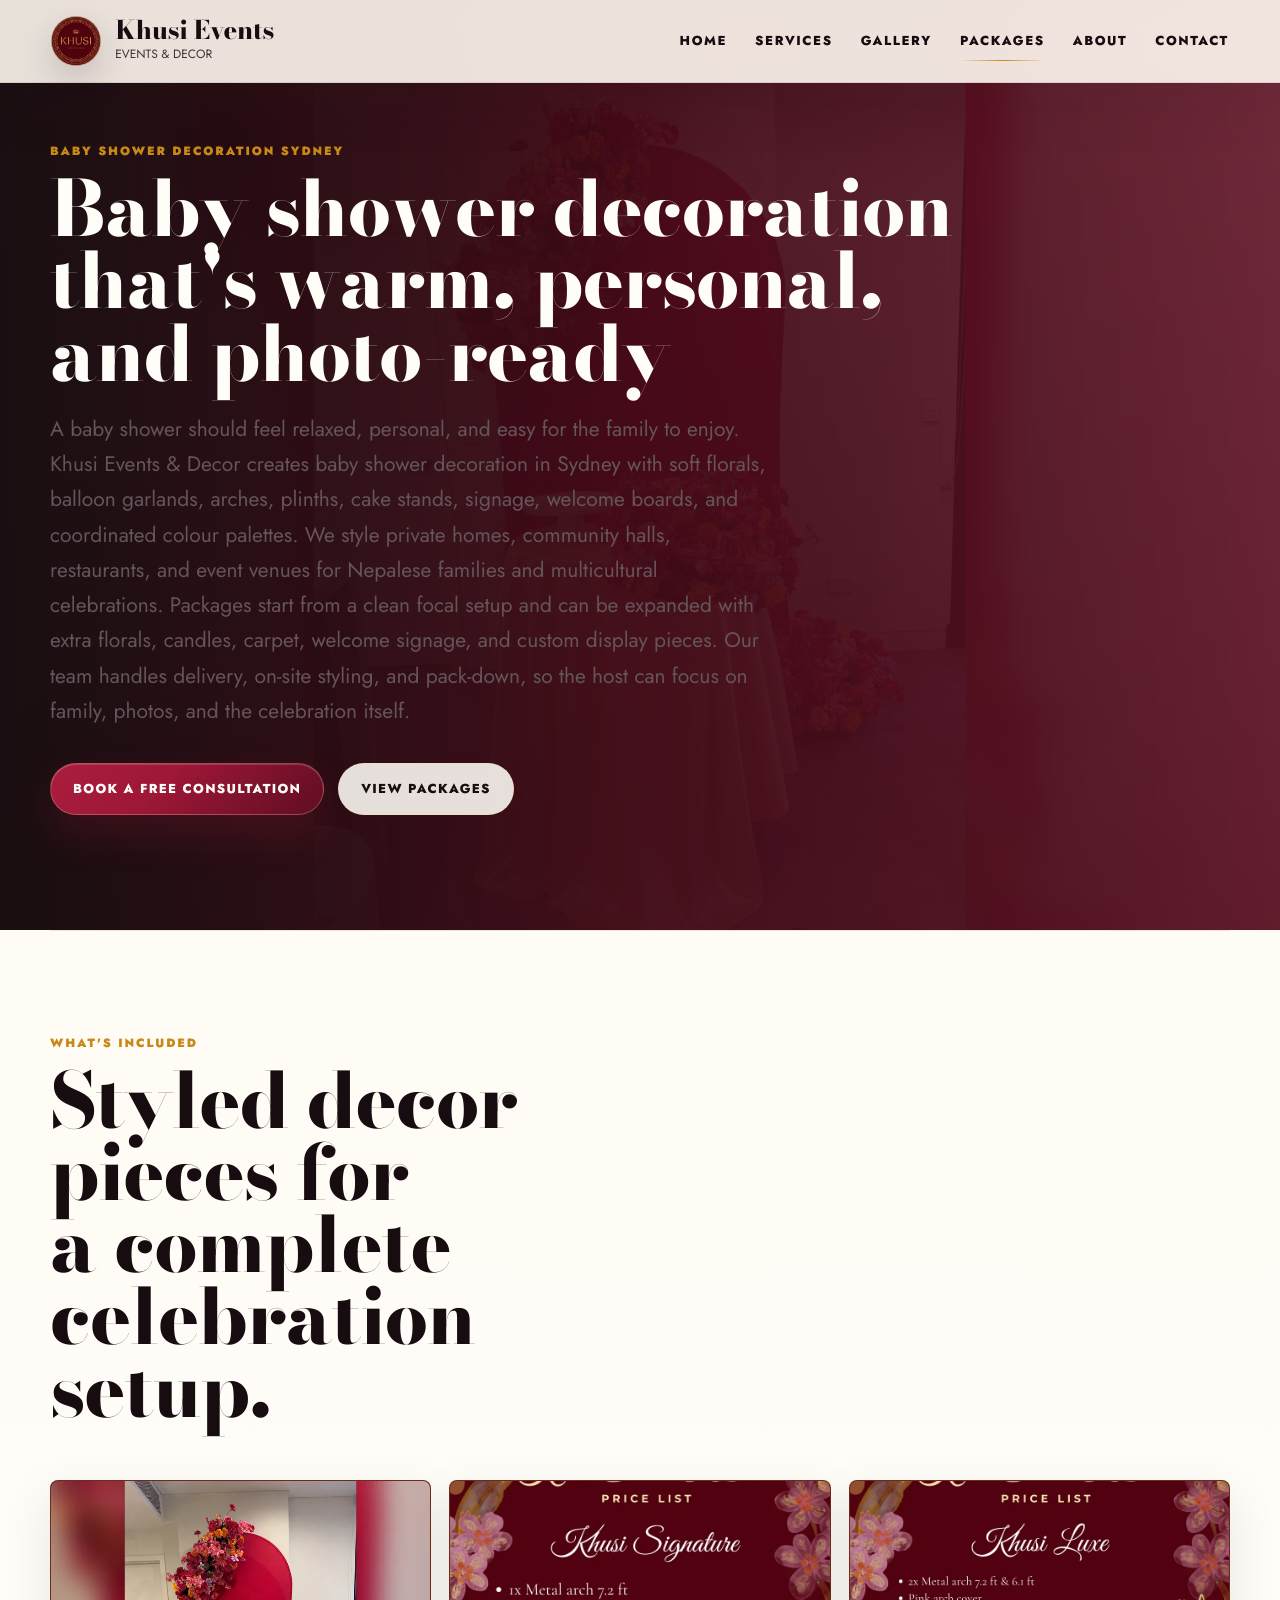
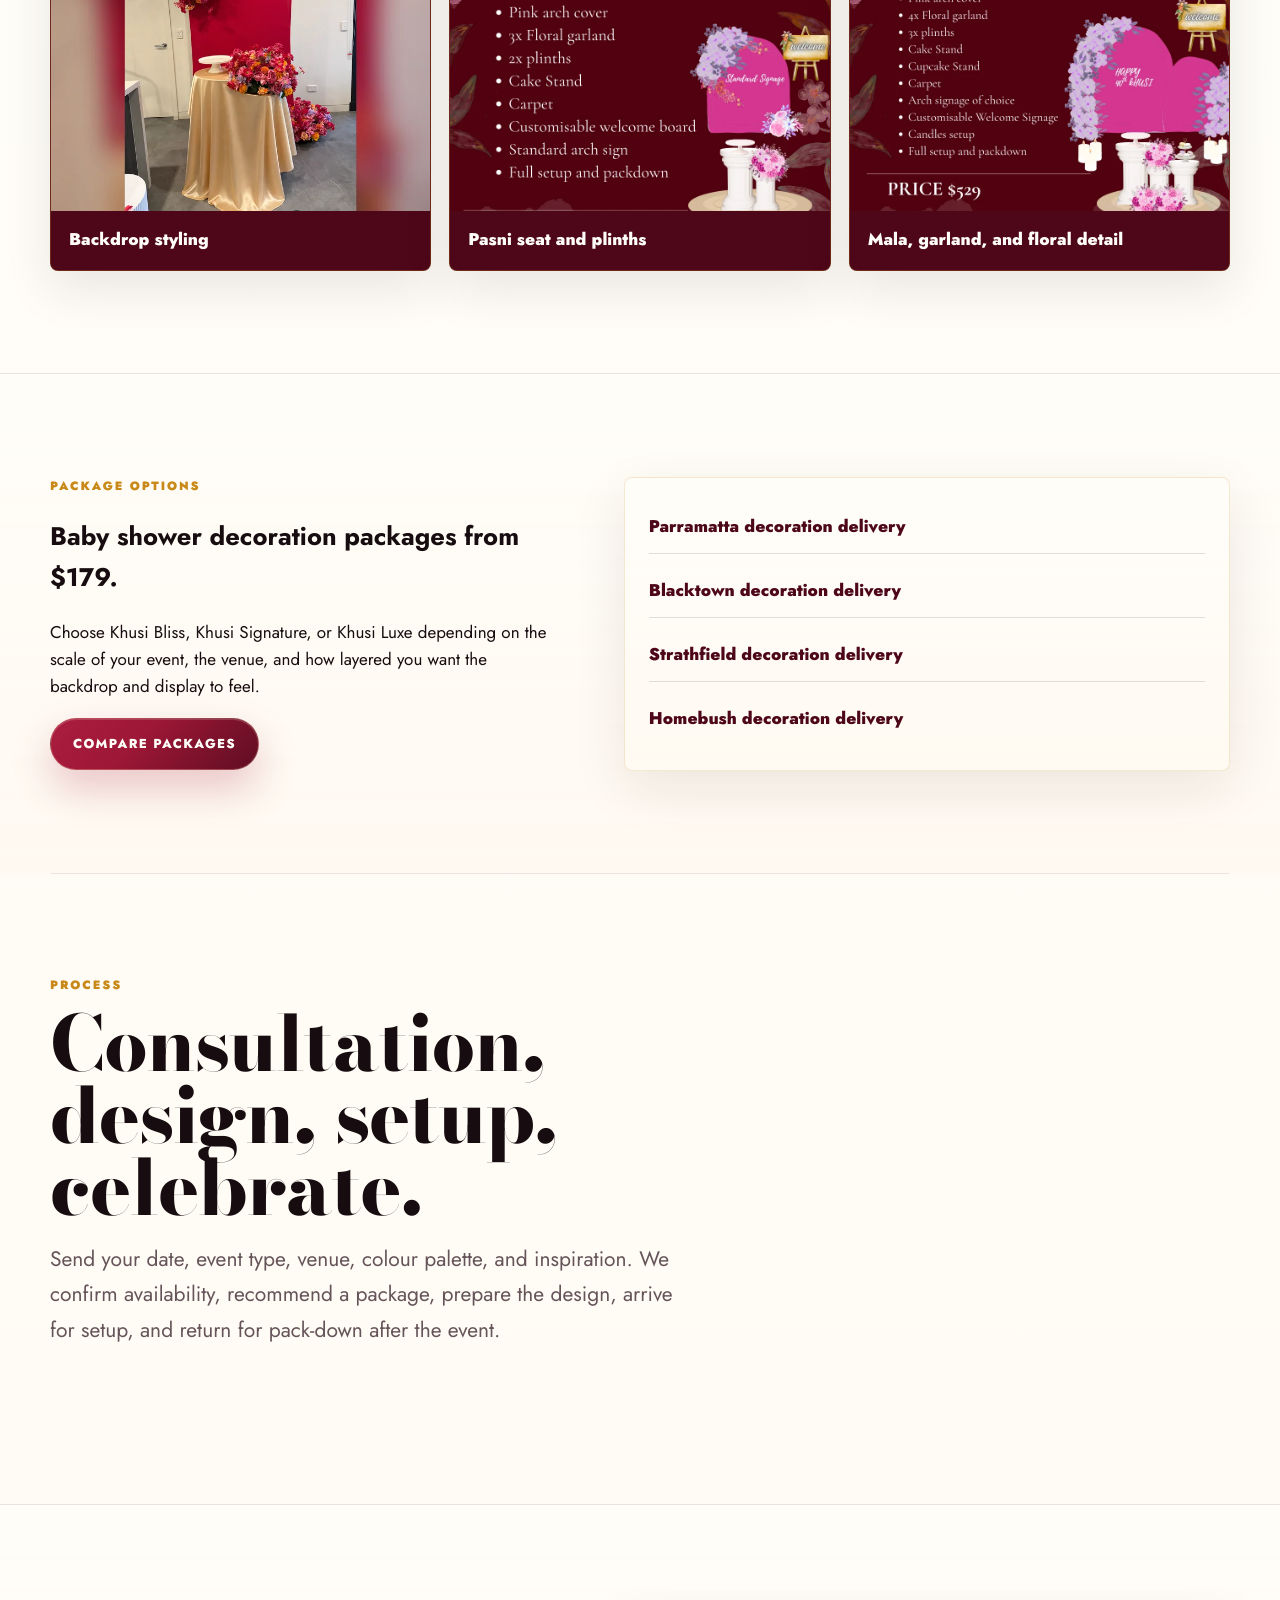
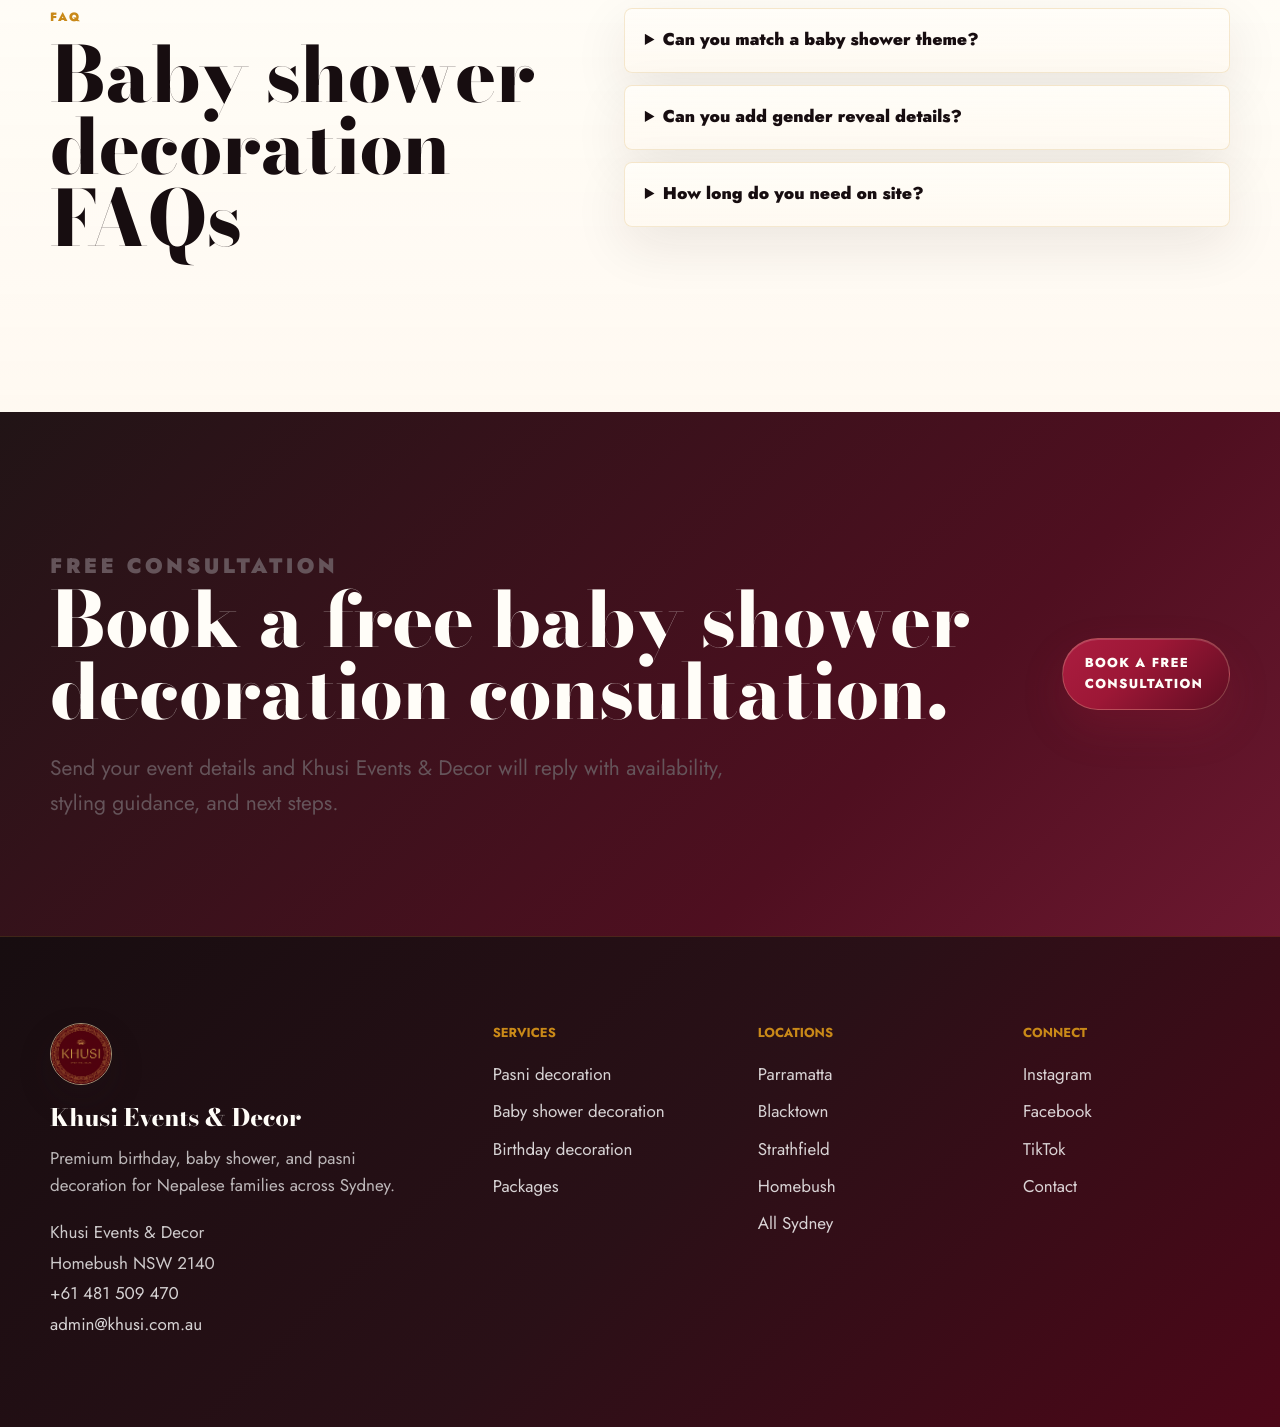
<file: baby-shower-decoration-sydney.html>
<!doctype html>
<html lang="en">
  <head>
    <meta charset="UTF-8" />
    <meta name="viewport" content="width=device-width, initial-scale=1.0" />
    <title>Baby Shower Decoration Sydney | Floral & Balloon Setups | Khusi</title>
    <meta name="description" content="Sydney baby shower decorators creating warm, photo-ready setups with florals, balloons, and signage. Packages from $179 with full setup and pack-down." />
    <link rel="canonical" href="https://www.khusi.com.au/baby-shower-decoration-sydney" />
    <meta name="robots" content="index, follow" />
    <meta property="og:title" content="Baby Shower Decoration Sydney | Floral & Balloon Setups | Khusi" />
    <meta property="og:description" content="Sydney baby shower decorators creating warm, photo-ready setups with florals, balloons, and signage. Packages from $179 with full setup and pack-down." />
    <meta property="og:type" content="website" />
    <meta property="og:url" content="https://www.khusi.com.au/baby-shower-decoration-sydney" />
    <meta property="og:image" content="https://www.khusi.com.au/assets/khusi-events-social-card.jpg" />
    <meta property="og:image:width" content="1200" />
    <meta property="og:image:height" content="630" />
    <meta property="og:site_name" content="Khusi Events &amp; Decor" />
    <meta property="og:locale" content="en_AU" />
    <meta name="twitter:card" content="summary_large_image" />
    <meta name="twitter:title" content="Baby Shower Decoration Sydney | Floral & Balloon Setups | Khusi" />
    <meta name="twitter:description" content="Sydney baby shower decorators creating warm, photo-ready setups with florals, balloons, and signage. Packages from $179 with full setup and pack-down." />
    <meta name="twitter:image" content="https://www.khusi.com.au/assets/khusi-events-social-card.jpg" />
    <meta name="theme-color" content="#8f1d35" />
    <link rel="icon" type="image/png" href="./assets/khusi-logo.png" />
    <link rel="stylesheet" href="./styles.css" />
    <script type="application/ld+json">
{
      "@context": "https://schema.org",
      "@graph": [
            {
                  "@type": "BreadcrumbList",
                  "@id": "https://www.khusi.com.au/baby-shower-decoration-sydney#breadcrumb",
                  "itemListElement": [
                        {
                              "@type": "ListItem",
                              "position": 1,
                              "name": "Home",
                              "item": "https://www.khusi.com.au/"
                        },
                        {
                              "@type": "ListItem",
                              "position": 2,
                              "name": "Baby shower decoration",
                              "item": "https://www.khusi.com.au/baby-shower-decoration-sydney"
                        }
                  ]
            },
            {
                  "@type": "Service",
                  "@id": "https://www.khusi.com.au/baby-shower-decoration-sydney#service",
                  "name": "Baby shower decoration",
                  "serviceType": "Event decoration",
                  "provider": {
                        "@id": "https://www.khusi.com.au/#business"
                  },
                  "areaServed": {
                        "@type": "City",
                        "name": "Sydney"
                  },
                  "offers": {
                        "@type": "Offer",
                        "price": "179",
                        "priceCurrency": "AUD",
                        "url": "https://www.khusi.com.au/packages"
                  }
            },
            {
                  "@type": "FAQPage",
                  "@id": "https://www.khusi.com.au/baby-shower-decoration-sydney#faq",
                  "mainEntity": [
                        {
                              "@type": "Question",
                              "name": "Can you match a baby shower theme?",
                              "acceptedAnswer": {
                                    "@type": "Answer",
                                    "text": "Yes. Share your colour palette, inspiration images, or theme and we can adjust signage, florals, balloons, and decor pieces."
                              }
                        },
                        {
                              "@type": "Question",
                              "name": "Can you add gender reveal details?",
                              "acceptedAnswer": {
                                    "@type": "Answer",
                                    "text": "Yes. We can include gender reveal-friendly styling, signage, balloons, and focal areas depending on the reveal plan."
                              }
                        },
                        {
                              "@type": "Question",
                              "name": "How long do you need on site?",
                              "acceptedAnswer": {
                                    "@type": "Answer",
                                    "text": "Setup time depends on the package and venue access, but most baby shower setups need a clear setup window before guests arrive."
                              }
                        }
                  ]
            }
      ]
}
    </script>
  </head>
  <body>
    <header class="site-header is-scrolled is-fixed-light">
      <a class="brand" href="./index.html#top" aria-label="Khusi Events and Decor home">
        <img class="brand-mark" src="./assets/khusi-logo.png" alt="" />
        <span>
          <strong>Khusi Events</strong>
          <small>Events &amp; Decor</small>
        </span>
      </a>

      <button class="nav-toggle" type="button" aria-label="Open navigation" aria-expanded="false">
        <span></span>
        <span></span>
      </button>

      <nav class="site-nav" aria-label="Primary navigation">
        <a href="./index.html#top">Home</a>
        <a href="./index.html#services">Services</a>
        <a href="./gallery.html">Gallery</a>
        <a href="./packages.html" aria-current="page">Packages</a>
        <a href="./index.html#about">About</a>
        <a href="./contact.html">Contact</a>
      </nav>
    </header>
    <main id="top" class="seo-service-page">
      <section class="service-page-hero" aria-labelledby="page-title">
        <div class="section-inner">
          <p class="section-kicker">Baby shower decoration Sydney</p>
          <h1 id="page-title">Baby shower decoration that's warm, personal, and photo-ready</h1>
          <p>A baby shower should feel relaxed, personal, and easy for the family to enjoy. Khusi Events & Decor creates baby shower decoration in Sydney with soft florals, balloon garlands, arches, plinths, cake stands, signage, welcome boards, and coordinated colour palettes. We style private homes, community halls, restaurants, and event venues for Nepalese families and multicultural celebrations. Packages start from a clean focal setup and can be expanded with extra florals, candles, carpet, welcome signage, and custom display pieces. Our team handles delivery, on-site styling, and pack-down, so the host can focus on family, photos, and the celebration itself.</p>
          <div class="hero-actions">
            <a class="button primary" href="./contact.html">Book a free consultation</a>
            <a class="button secondary light" href="./packages.html">View packages</a>
          </div>
        </div>
      </section>
      <section class="section-inner seo-content-block">
        <div class="section-heading compact">
          <p class="section-kicker">What's included</p>
          <h2>Styled decor pieces for a complete celebration setup.</h2>
        </div>
        <div class="seo-image-grid">
          <figure><picture><source type="image/webp" srcset="./assets/pasni-decoration-sydney-marigold-backdrop.webp" /><img src="./assets/pasni-decoration-sydney-marigold-backdrop.jpg" alt="Pasni rice feeding ceremony decoration with marigold backdrop in Strathfield Sydney" loading="lazy" decoding="async" /></picture><figcaption>Backdrop styling</figcaption></figure>
          <figure><img src="./assets/service-signature.webp" alt="Baby shower decoration seating, plinth, and floral decoration package in Sydney" loading="lazy" decoding="async" /><figcaption>Pasni seat and plinths</figcaption></figure>
          <figure><img src="./assets/service-luxe.webp" alt="Baby shower decoration floral garland and premium decor details in Sydney" loading="lazy" decoding="async" /><figcaption>Mala, garland, and floral detail</figcaption></figure>
        </div>
      </section>
      <section class="section-band seo-content-block">
        <div class="section-inner seo-two-column">
          <div>
            <p class="section-kicker">Package options</p>
            <h2>Baby shower decoration packages from $179.</h2>
            <p>Choose Khusi Bliss, Khusi Signature, or Khusi Luxe depending on the scale of your event, the venue, and how layered you want the backdrop and display to feel.</p>
            <a class="button primary" href="./packages.html">Compare packages</a>
          </div>
          <div class="seo-link-list">
            <a href="./pasni-decoration-parramatta.html">Parramatta decoration delivery</a>
            <a href="./pasni-decoration-blacktown.html">Blacktown decoration delivery</a>
            <a href="./pasni-decoration-strathfield.html">Strathfield decoration delivery</a>
            <a href="./pasni-decoration-homebush.html">Homebush decoration delivery</a>
          </div>
        </div>
      </section>
      <section class="section-inner seo-content-block">
        <div class="section-heading compact">
          <p class="section-kicker">Process</p>
          <h2>Consultation, design, setup, celebrate.</h2>
          <p>Send your date, event type, venue, colour palette, and inspiration. We confirm availability, recommend a package, prepare the design, arrive for setup, and return for pack-down after the event.</p>
        </div>
      </section>
      <section class="faq-section section-band" id="faq" aria-labelledby="service-faq-title">
        <div class="section-inner faq-layout">
          <div class="section-heading compact">
            <p class="section-kicker">FAQ</p>
            <h2 id="service-faq-title">Baby shower decoration FAQs</h2>
          </div>
          <div class="faq-list">
            <details><summary>Can you match a baby shower theme?</summary><p>Yes. Share your colour palette, inspiration images, or theme and we can adjust signage, florals, balloons, and decor pieces.</p></details>
            <details><summary>Can you add gender reveal details?</summary><p>Yes. We can include gender reveal-friendly styling, signage, balloons, and focal areas depending on the reveal plan.</p></details>
            <details><summary>How long do you need on site?</summary><p>Setup time depends on the package and venue access, but most baby shower setups need a clear setup window before guests arrive.</p></details>
          </div>
        </div>
      </section>
      <section class="service-cta">
        <div class="section-inner service-cta-inner">
          <div>
            <p class="section-kicker">Free consultation</p>
            <h2>Book a free baby shower decoration consultation.</h2>
            <p>Send your event details and Khusi Events &amp; Decor will reply with availability, styling guidance, and next steps.</p>
          </div>
          <a class="button primary" href="./contact.html">Book a free consultation</a>
        </div>
      </section>
    </main>
    <footer class="site-footer">
      <div class="section-inner expanded-footer">
        <div class="footer-brand">
          <img src="./assets/khusi-logo.png" alt="" />
          <strong>Khusi Events &amp; Decor</strong>
          <p>Premium birthday, baby shower, and pasni decoration for Nepalese families across Sydney.</p>
          <address>
            Khusi Events &amp; Decor<br />
            Homebush NSW 2140<br />
            <a href="tel:+61481509470">+61 481 509 470</a><br />
            <a href="mailto:admin@khusi.com.au">admin@khusi.com.au</a>
          </address>
        </div>
        <nav class="footer-column" aria-label="Footer services">
          <h2>Services</h2>
          <a href="./pasni-decoration-sydney.html">Pasni decoration</a>
          <a href="./baby-shower-decoration-sydney.html">Baby shower decoration</a>
          <a href="./birthday-decoration-sydney.html">Birthday decoration</a>
          <a href="./packages.html">Packages</a>
        </nav>
        <nav class="footer-column" aria-label="Footer locations">
          <h2>Locations</h2>
          <a href="./pasni-decoration-parramatta.html">Parramatta</a>
          <a href="./pasni-decoration-blacktown.html">Blacktown</a>
          <a href="./pasni-decoration-strathfield.html">Strathfield</a>
          <a href="./pasni-decoration-homebush.html">Homebush</a>
          <a href="./pasni-decoration-sydney.html">All Sydney</a>
        </nav>
        <nav class="footer-column" aria-label="Footer connect">
          <h2>Connect</h2>
          <a href="https://www.instagram.com/khusieventsanddecor/" target="_blank" rel="noreferrer">Instagram</a>
          <a href="https://www.facebook.com/people/Khusi-Events-and-Decor/61587530312788/" target="_blank" rel="noreferrer">Facebook</a>
          <a href="https://www.tiktok.com/@khusieventsanddecor07" target="_blank" rel="noreferrer">TikTok</a>
          <a href="./contact.html">Contact</a>
        </nav>
      </div>
    </footer>
    <script src="./script.js"></script>
  </body>
</html>
</file>
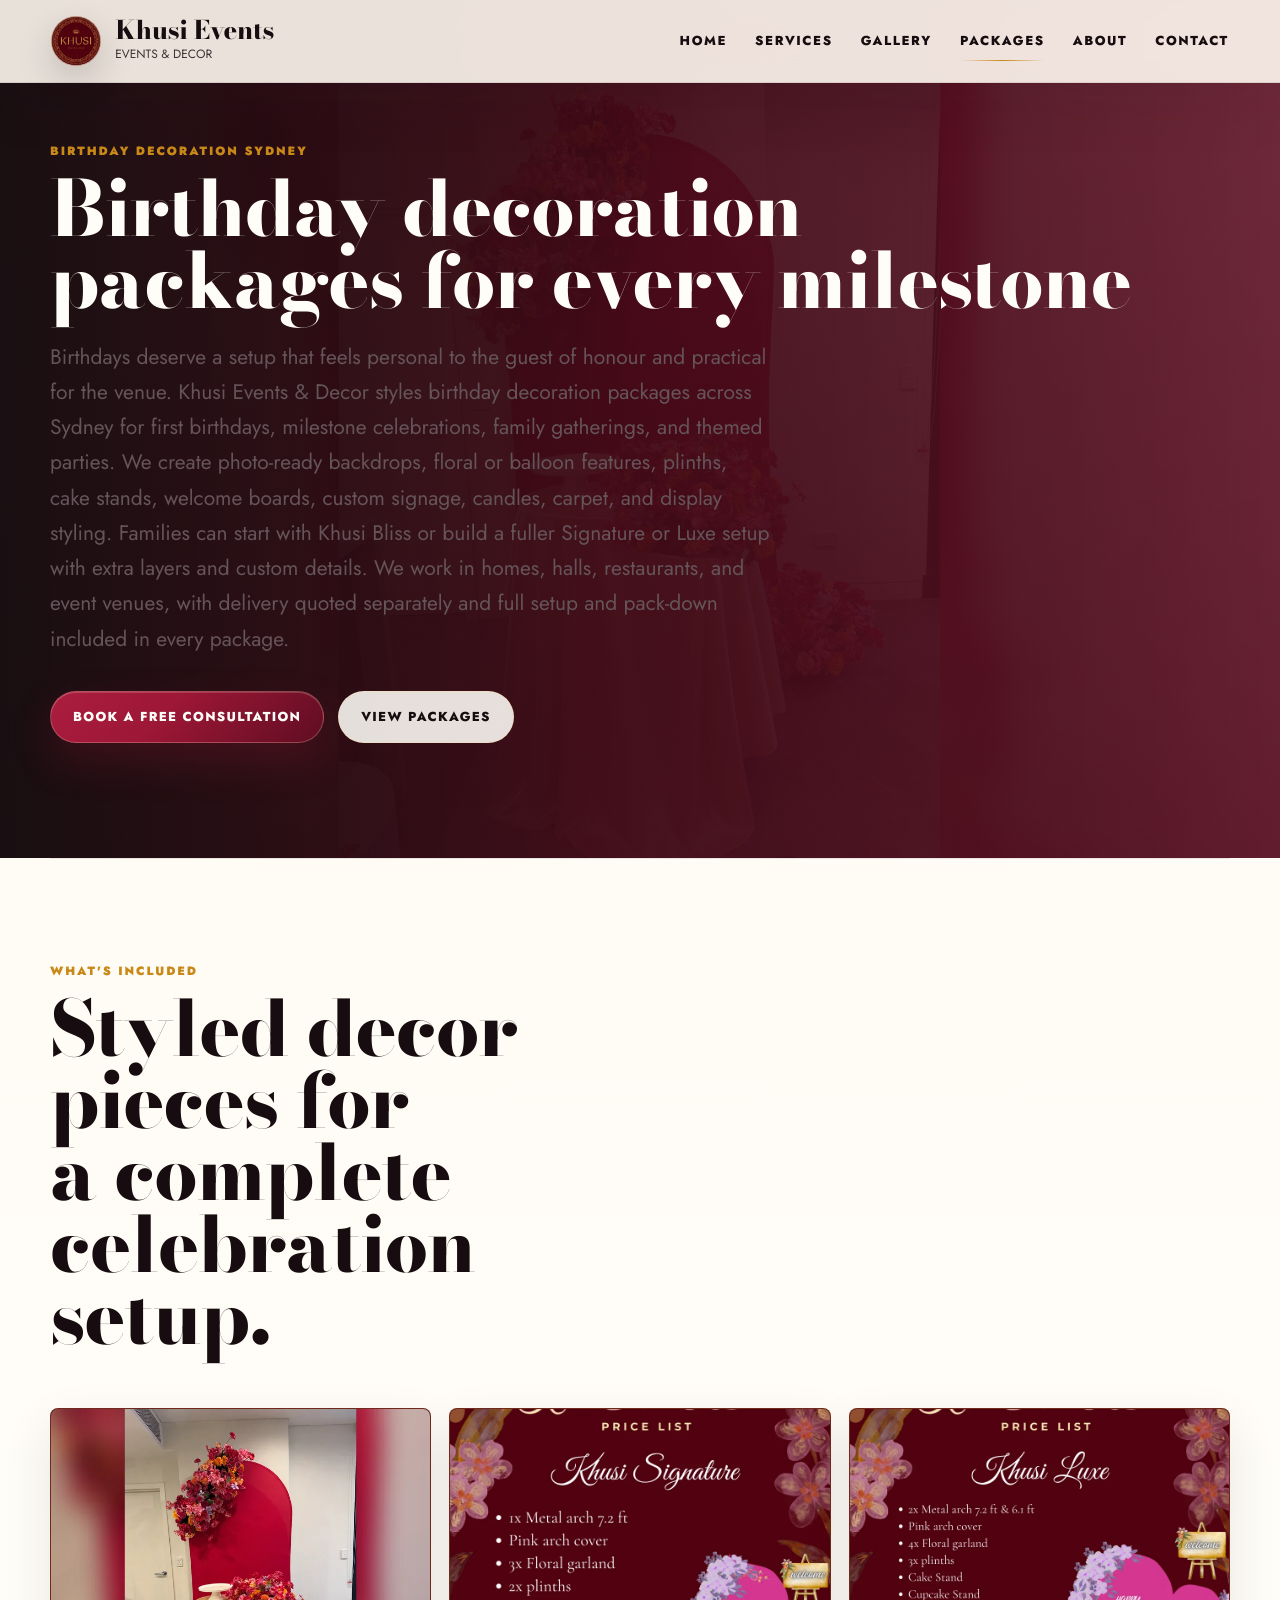
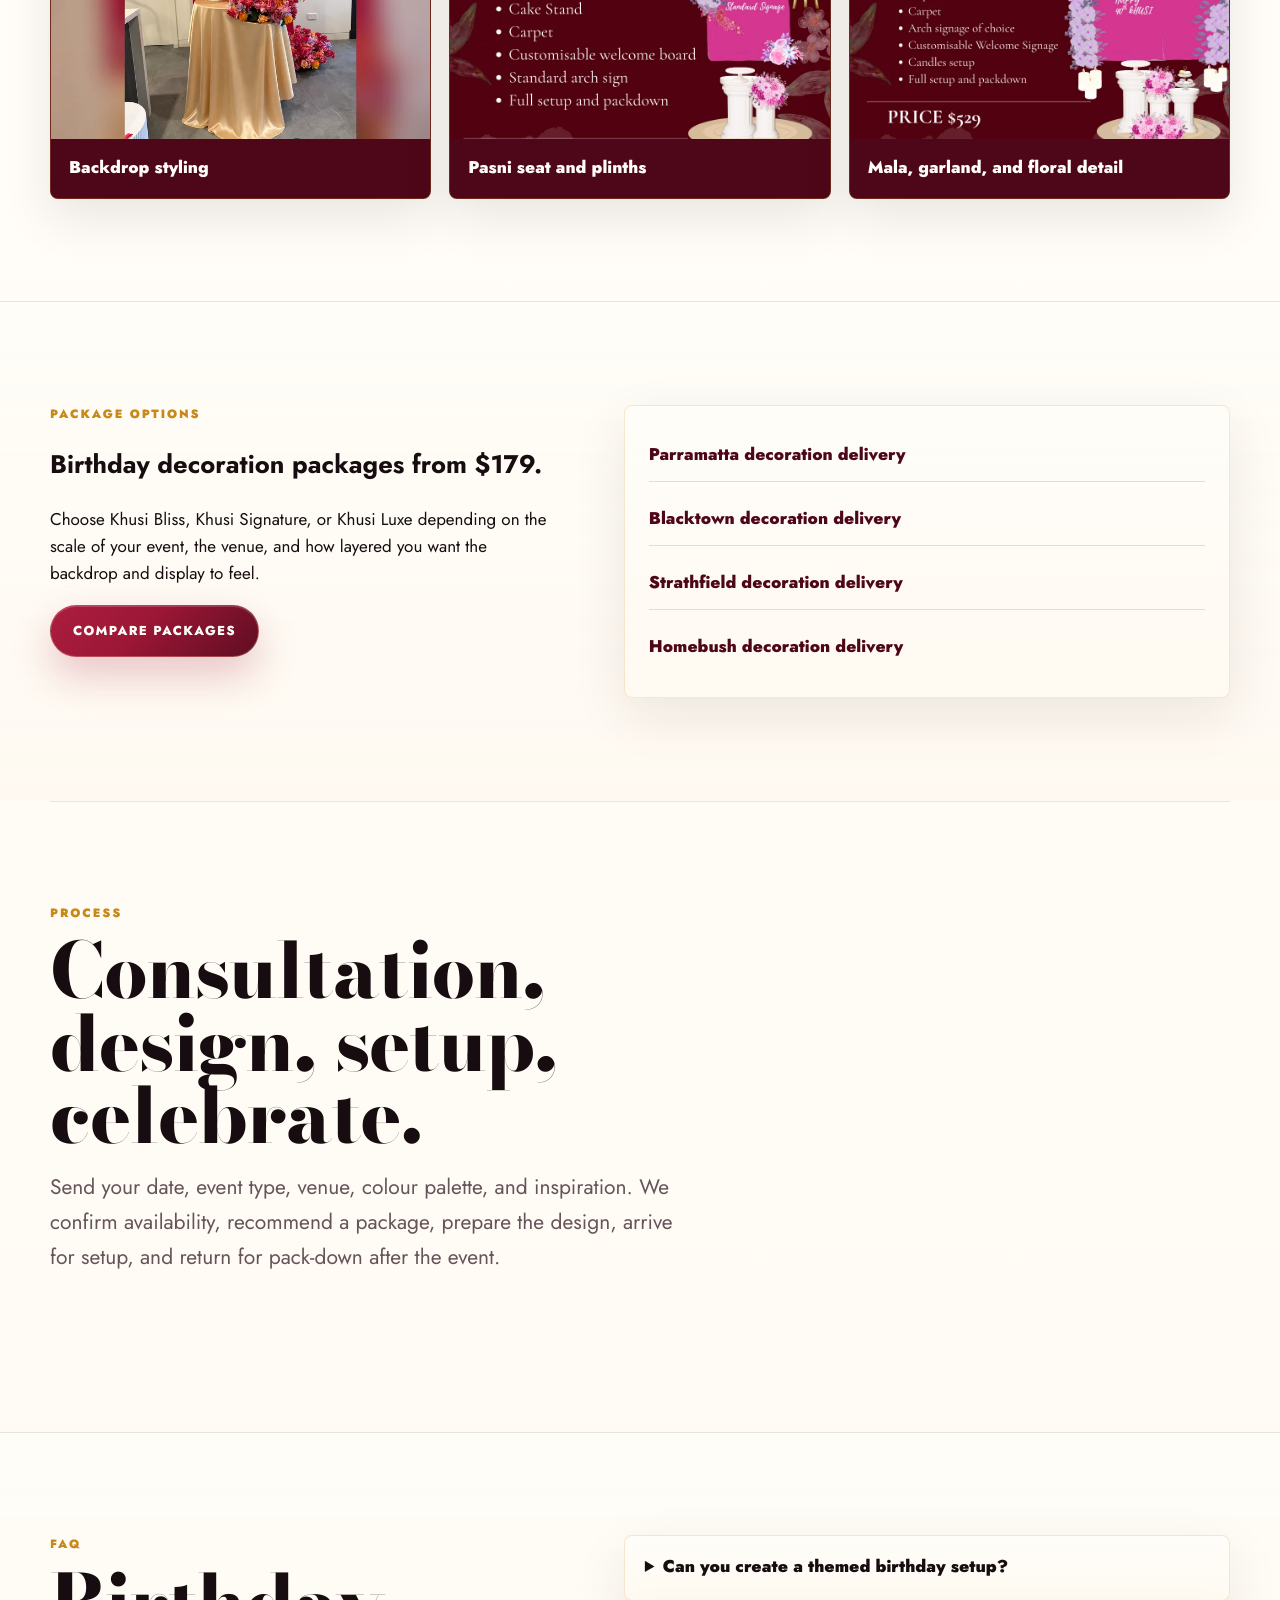
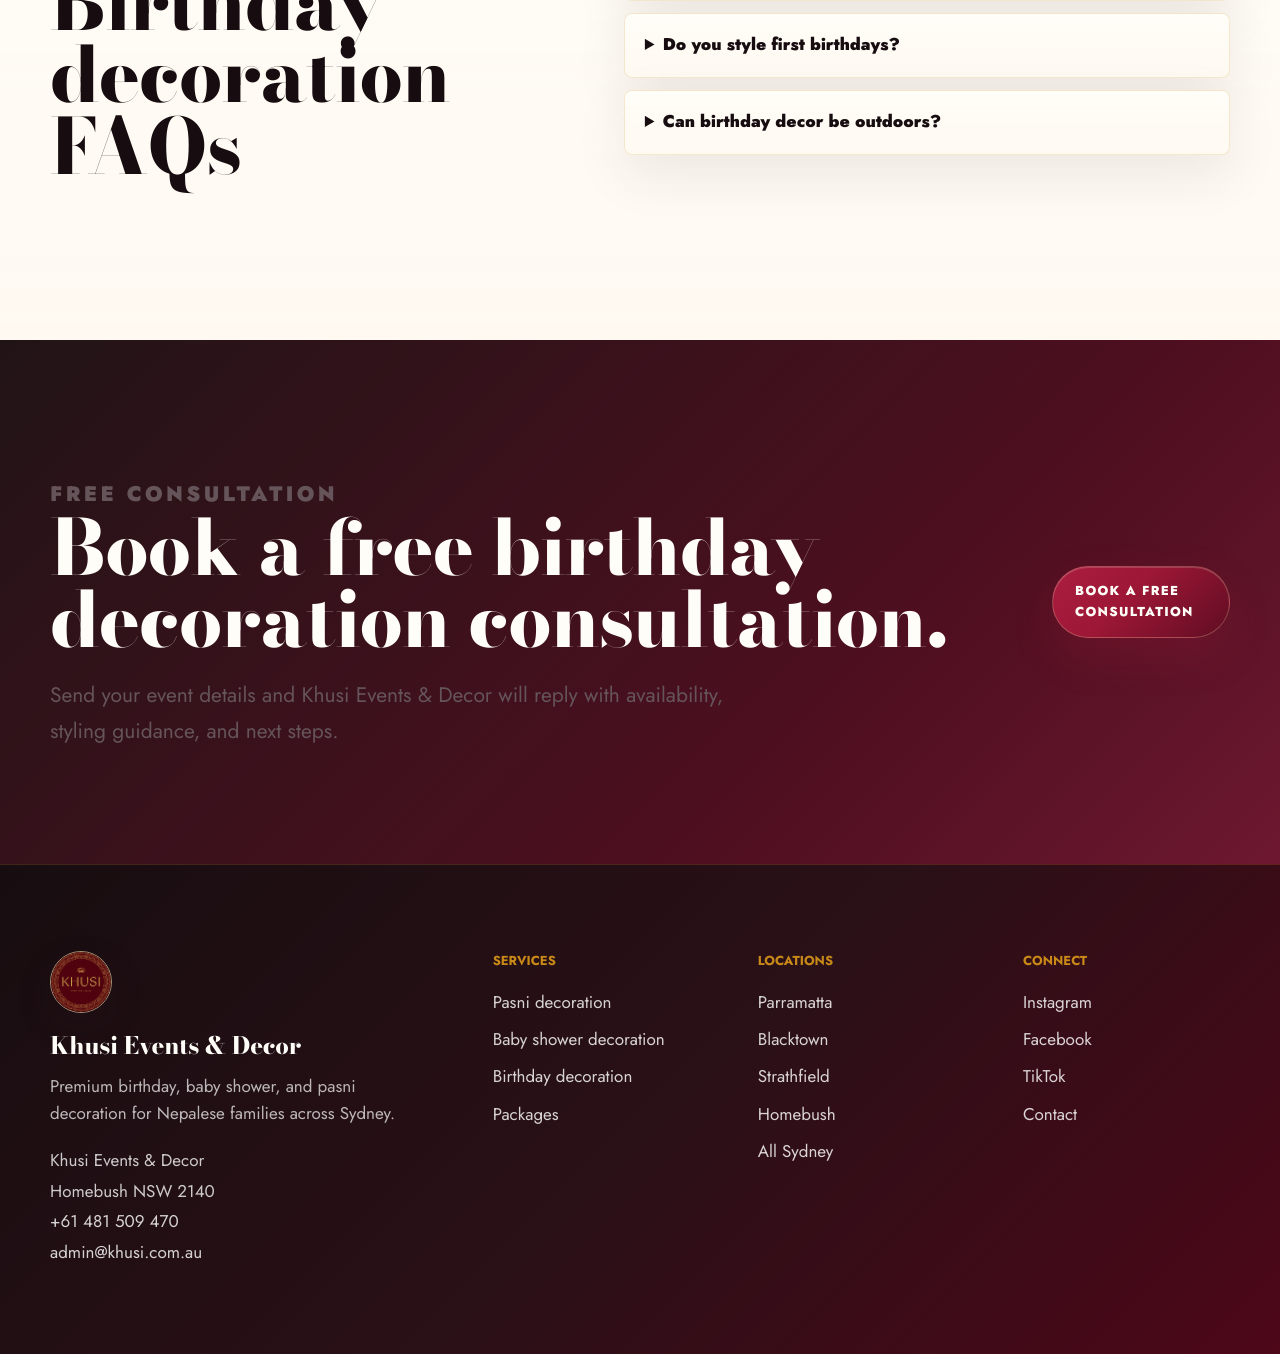
<file: birthday-decoration-sydney.html>
<!doctype html>
<html lang="en">
  <head>
    <meta charset="UTF-8" />
    <meta name="viewport" content="width=device-width, initial-scale=1.0" />
    <title>Birthday Decoration Sydney | 1st, Milestone & Themed Setups | Khusi</title>
    <meta name="description" content="Birthday decoration packages in Sydney for first birthdays, milestone celebrations, and themed parties. Custom florals, signage, and full setup from $179." />
    <link rel="canonical" href="https://www.khusi.com.au/birthday-decoration-sydney" />
    <meta name="robots" content="index, follow" />
    <meta property="og:title" content="Birthday Decoration Sydney | 1st, Milestone & Themed Setups | Khusi" />
    <meta property="og:description" content="Birthday decoration packages in Sydney for first birthdays, milestone celebrations, and themed parties. Custom florals, signage, and full setup from $179." />
    <meta property="og:type" content="website" />
    <meta property="og:url" content="https://www.khusi.com.au/birthday-decoration-sydney" />
    <meta property="og:image" content="https://www.khusi.com.au/assets/khusi-events-social-card.jpg" />
    <meta property="og:image:width" content="1200" />
    <meta property="og:image:height" content="630" />
    <meta property="og:site_name" content="Khusi Events &amp; Decor" />
    <meta property="og:locale" content="en_AU" />
    <meta name="twitter:card" content="summary_large_image" />
    <meta name="twitter:title" content="Birthday Decoration Sydney | 1st, Milestone & Themed Setups | Khusi" />
    <meta name="twitter:description" content="Birthday decoration packages in Sydney for first birthdays, milestone celebrations, and themed parties. Custom florals, signage, and full setup from $179." />
    <meta name="twitter:image" content="https://www.khusi.com.au/assets/khusi-events-social-card.jpg" />
    <meta name="theme-color" content="#8f1d35" />
    <link rel="icon" type="image/png" href="./assets/khusi-logo.png" />
    <link rel="stylesheet" href="./styles.css" />
    <script type="application/ld+json">
{
      "@context": "https://schema.org",
      "@graph": [
            {
                  "@type": "BreadcrumbList",
                  "@id": "https://www.khusi.com.au/birthday-decoration-sydney#breadcrumb",
                  "itemListElement": [
                        {
                              "@type": "ListItem",
                              "position": 1,
                              "name": "Home",
                              "item": "https://www.khusi.com.au/"
                        },
                        {
                              "@type": "ListItem",
                              "position": 2,
                              "name": "Birthday decoration",
                              "item": "https://www.khusi.com.au/birthday-decoration-sydney"
                        }
                  ]
            },
            {
                  "@type": "Service",
                  "@id": "https://www.khusi.com.au/birthday-decoration-sydney#service",
                  "name": "Birthday decoration",
                  "serviceType": "Event decoration",
                  "provider": {
                        "@id": "https://www.khusi.com.au/#business"
                  },
                  "areaServed": {
                        "@type": "City",
                        "name": "Sydney"
                  },
                  "offers": {
                        "@type": "Offer",
                        "price": "179",
                        "priceCurrency": "AUD",
                        "url": "https://www.khusi.com.au/packages"
                  }
            },
            {
                  "@type": "FAQPage",
                  "@id": "https://www.khusi.com.au/birthday-decoration-sydney#faq",
                  "mainEntity": [
                        {
                              "@type": "Question",
                              "name": "Can you create a themed birthday setup?",
                              "acceptedAnswer": {
                                    "@type": "Answer",
                                    "text": "Yes. We can customise colours, signage, florals, balloons, and feature pieces around the birthday theme."
                              }
                        },
                        {
                              "@type": "Question",
                              "name": "Do you style first birthdays?",
                              "acceptedAnswer": {
                                    "@type": "Answer",
                                    "text": "Yes. First birthdays are one of our core milestone events, with child-friendly focal setups and family photo areas."
                              }
                        },
                        {
                              "@type": "Question",
                              "name": "Can birthday decor be outdoors?",
                              "acceptedAnswer": {
                                    "@type": "Answer",
                                    "text": "Sometimes. Outdoor setups depend on weather, wind, access, ground surface, and venue rules. We will advise what is safe and practical."
                              }
                        }
                  ]
            }
      ]
}
    </script>
  </head>
  <body>
    <header class="site-header is-scrolled is-fixed-light">
      <a class="brand" href="./index.html#top" aria-label="Khusi Events and Decor home">
        <img class="brand-mark" src="./assets/khusi-logo.png" alt="" />
        <span>
          <strong>Khusi Events</strong>
          <small>Events &amp; Decor</small>
        </span>
      </a>

      <button class="nav-toggle" type="button" aria-label="Open navigation" aria-expanded="false">
        <span></span>
        <span></span>
      </button>

      <nav class="site-nav" aria-label="Primary navigation">
        <a href="./index.html#top">Home</a>
        <a href="./index.html#services">Services</a>
        <a href="./gallery.html">Gallery</a>
        <a href="./packages.html" aria-current="page">Packages</a>
        <a href="./index.html#about">About</a>
        <a href="./contact.html">Contact</a>
      </nav>
    </header>
    <main id="top" class="seo-service-page">
      <section class="service-page-hero" aria-labelledby="page-title">
        <div class="section-inner">
          <p class="section-kicker">Birthday decoration Sydney</p>
          <h1 id="page-title">Birthday decoration packages for every milestone</h1>
          <p>Birthdays deserve a setup that feels personal to the guest of honour and practical for the venue. Khusi Events & Decor styles birthday decoration packages across Sydney for first birthdays, milestone celebrations, family gatherings, and themed parties. We create photo-ready backdrops, floral or balloon features, plinths, cake stands, welcome boards, custom signage, candles, carpet, and display styling. Families can start with Khusi Bliss or build a fuller Signature or Luxe setup with extra layers and custom details. We work in homes, halls, restaurants, and event venues, with delivery quoted separately and full setup and pack-down included in every package.</p>
          <div class="hero-actions">
            <a class="button primary" href="./contact.html">Book a free consultation</a>
            <a class="button secondary light" href="./packages.html">View packages</a>
          </div>
        </div>
      </section>
      <section class="section-inner seo-content-block">
        <div class="section-heading compact">
          <p class="section-kicker">What's included</p>
          <h2>Styled decor pieces for a complete celebration setup.</h2>
        </div>
        <div class="seo-image-grid">
          <figure><picture><source type="image/webp" srcset="./assets/pasni-decoration-sydney-marigold-backdrop.webp" /><img src="./assets/pasni-decoration-sydney-marigold-backdrop.jpg" alt="Pasni rice feeding ceremony decoration with marigold backdrop in Strathfield Sydney" loading="lazy" decoding="async" /></picture><figcaption>Backdrop styling</figcaption></figure>
          <figure><img src="./assets/service-signature.webp" alt="Birthday decoration seating, plinth, and floral decoration package in Sydney" loading="lazy" decoding="async" /><figcaption>Pasni seat and plinths</figcaption></figure>
          <figure><img src="./assets/service-luxe.webp" alt="Birthday decoration floral garland and premium decor details in Sydney" loading="lazy" decoding="async" /><figcaption>Mala, garland, and floral detail</figcaption></figure>
        </div>
      </section>
      <section class="section-band seo-content-block">
        <div class="section-inner seo-two-column">
          <div>
            <p class="section-kicker">Package options</p>
            <h2>Birthday decoration packages from $179.</h2>
            <p>Choose Khusi Bliss, Khusi Signature, or Khusi Luxe depending on the scale of your event, the venue, and how layered you want the backdrop and display to feel.</p>
            <a class="button primary" href="./packages.html">Compare packages</a>
          </div>
          <div class="seo-link-list">
            <a href="./pasni-decoration-parramatta.html">Parramatta decoration delivery</a>
            <a href="./pasni-decoration-blacktown.html">Blacktown decoration delivery</a>
            <a href="./pasni-decoration-strathfield.html">Strathfield decoration delivery</a>
            <a href="./pasni-decoration-homebush.html">Homebush decoration delivery</a>
          </div>
        </div>
      </section>
      <section class="section-inner seo-content-block">
        <div class="section-heading compact">
          <p class="section-kicker">Process</p>
          <h2>Consultation, design, setup, celebrate.</h2>
          <p>Send your date, event type, venue, colour palette, and inspiration. We confirm availability, recommend a package, prepare the design, arrive for setup, and return for pack-down after the event.</p>
        </div>
      </section>
      <section class="faq-section section-band" id="faq" aria-labelledby="service-faq-title">
        <div class="section-inner faq-layout">
          <div class="section-heading compact">
            <p class="section-kicker">FAQ</p>
            <h2 id="service-faq-title">Birthday decoration FAQs</h2>
          </div>
          <div class="faq-list">
            <details><summary>Can you create a themed birthday setup?</summary><p>Yes. We can customise colours, signage, florals, balloons, and feature pieces around the birthday theme.</p></details>
            <details><summary>Do you style first birthdays?</summary><p>Yes. First birthdays are one of our core milestone events, with child-friendly focal setups and family photo areas.</p></details>
            <details><summary>Can birthday decor be outdoors?</summary><p>Sometimes. Outdoor setups depend on weather, wind, access, ground surface, and venue rules. We will advise what is safe and practical.</p></details>
          </div>
        </div>
      </section>
      <section class="service-cta">
        <div class="section-inner service-cta-inner">
          <div>
            <p class="section-kicker">Free consultation</p>
            <h2>Book a free birthday decoration consultation.</h2>
            <p>Send your event details and Khusi Events &amp; Decor will reply with availability, styling guidance, and next steps.</p>
          </div>
          <a class="button primary" href="./contact.html">Book a free consultation</a>
        </div>
      </section>
    </main>
    <footer class="site-footer">
      <div class="section-inner expanded-footer">
        <div class="footer-brand">
          <img src="./assets/khusi-logo.png" alt="" />
          <strong>Khusi Events &amp; Decor</strong>
          <p>Premium birthday, baby shower, and pasni decoration for Nepalese families across Sydney.</p>
          <address>
            Khusi Events &amp; Decor<br />
            Homebush NSW 2140<br />
            <a href="tel:+61481509470">+61 481 509 470</a><br />
            <a href="mailto:admin@khusi.com.au">admin@khusi.com.au</a>
          </address>
        </div>
        <nav class="footer-column" aria-label="Footer services">
          <h2>Services</h2>
          <a href="./pasni-decoration-sydney.html">Pasni decoration</a>
          <a href="./baby-shower-decoration-sydney.html">Baby shower decoration</a>
          <a href="./birthday-decoration-sydney.html">Birthday decoration</a>
          <a href="./packages.html">Packages</a>
        </nav>
        <nav class="footer-column" aria-label="Footer locations">
          <h2>Locations</h2>
          <a href="./pasni-decoration-parramatta.html">Parramatta</a>
          <a href="./pasni-decoration-blacktown.html">Blacktown</a>
          <a href="./pasni-decoration-strathfield.html">Strathfield</a>
          <a href="./pasni-decoration-homebush.html">Homebush</a>
          <a href="./pasni-decoration-sydney.html">All Sydney</a>
        </nav>
        <nav class="footer-column" aria-label="Footer connect">
          <h2>Connect</h2>
          <a href="https://www.instagram.com/khusieventsanddecor/" target="_blank" rel="noreferrer">Instagram</a>
          <a href="https://www.facebook.com/people/Khusi-Events-and-Decor/61587530312788/" target="_blank" rel="noreferrer">Facebook</a>
          <a href="https://www.tiktok.com/@khusieventsanddecor07" target="_blank" rel="noreferrer">TikTok</a>
          <a href="./contact.html">Contact</a>
        </nav>
      </div>
    </footer>
    <script src="./script.js"></script>
  </body>
</html>
</file>
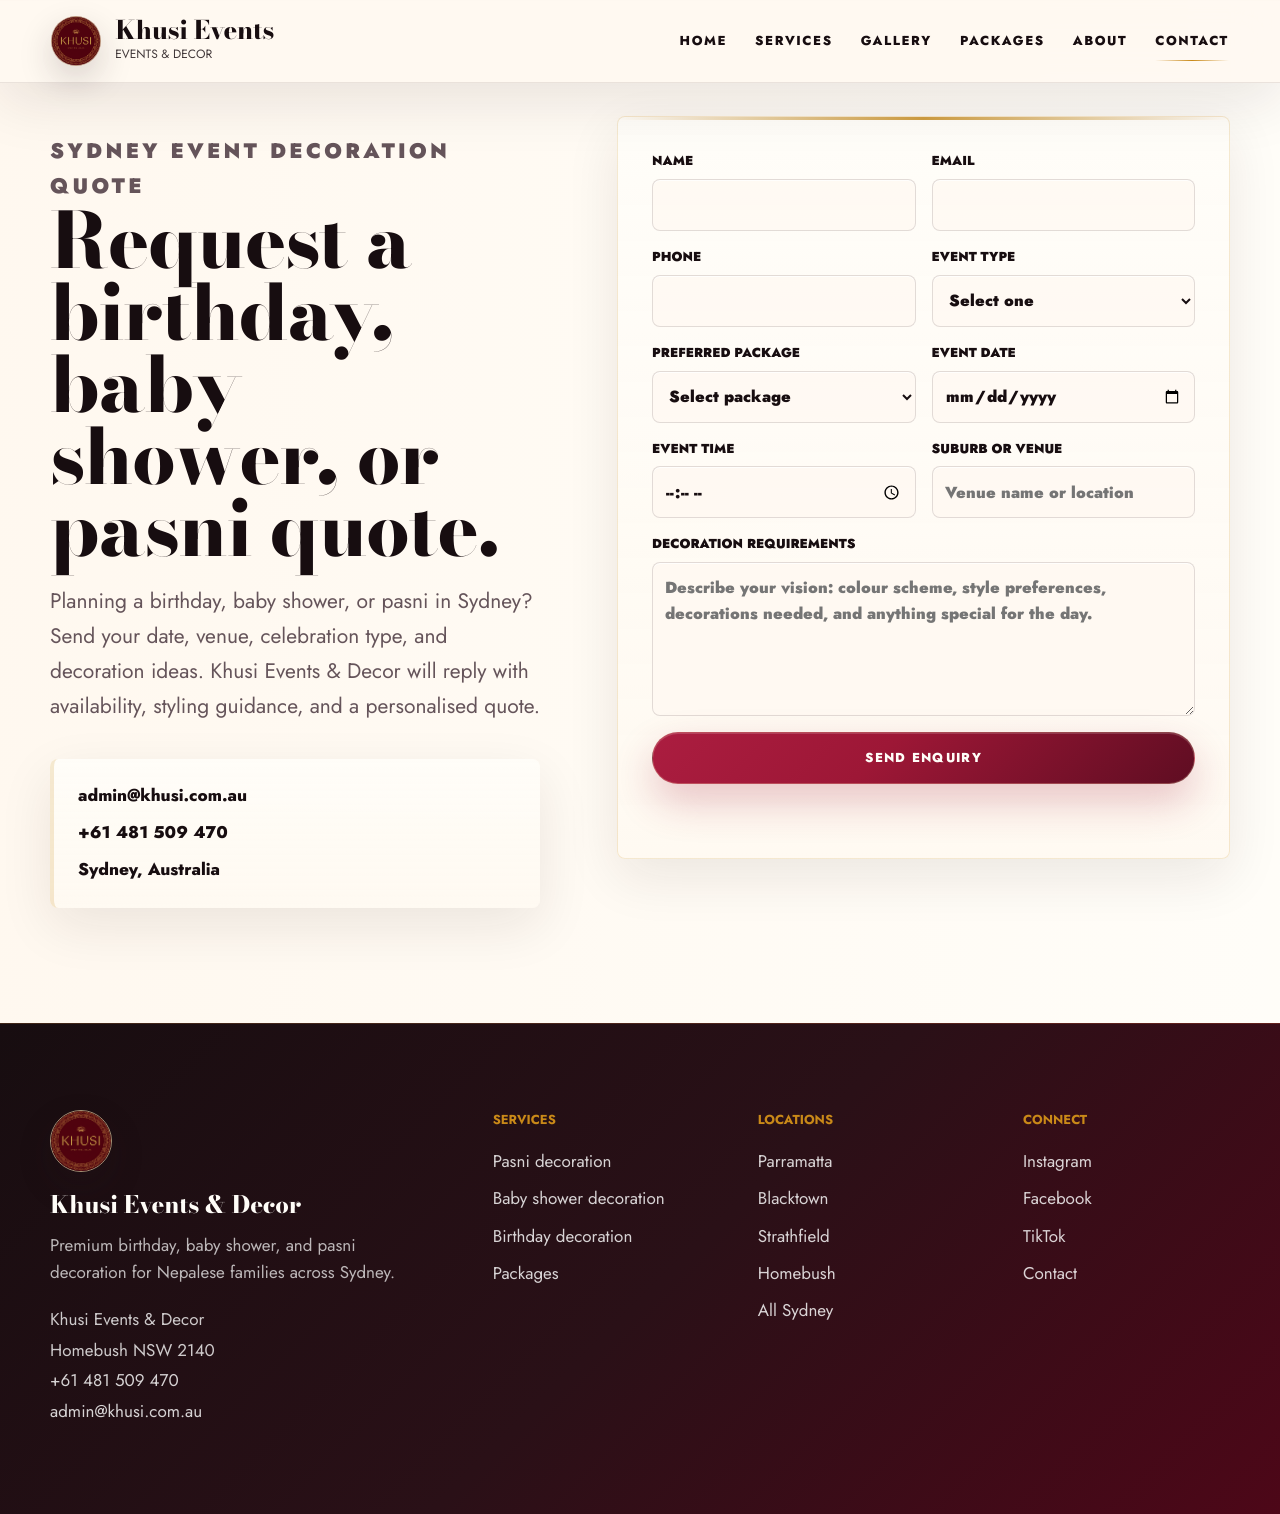
<file: contact.html>
<!doctype html>
<html lang="en">
  <head>
    <meta charset="UTF-8" />
    <meta name="viewport" content="width=device-width, initial-scale=1.0" />
    <title>Contact Khusi Events &amp; Decor | Sydney Event Decoration Quote</title>
    <meta
      name="description"
      content="Request a Sydney birthday, baby shower, or pasni decoration quote from Khusi Events &amp; Decor. Send your event date, venue, and styling ideas."
    />
    <link rel="canonical" href="https://www.khusi.com.au/contact" />
    <meta name="robots" content="index, follow" />
    <meta property="og:title" content="Contact Khusi Events & Decor" />
    <meta property="og:description" content="Send an enquiry for birthday, baby shower, pasni, or other decoration styling in Sydney." />
    <meta property="og:type" content="website" />
    <meta property="og:url" content="https://www.khusi.com.au/contact" />
    <meta property="og:image" content="https://www.khusi.com.au/assets/khusi-events-social-card.jpg" />
    <meta property="og:image:width" content="1200" />
    <meta property="og:image:height" content="630" />
    <meta property="og:site_name" content="Khusi Events &amp; Decor" />
    <meta property="og:locale" content="en_AU" />
    <meta name="twitter:card" content="summary_large_image" />
    <meta name="twitter:title" content="Contact Khusi Events & Decor" />
    <meta name="twitter:description" content="Send an enquiry for birthday, baby shower, pasni, or other decoration styling in Sydney." />
    <meta name="twitter:image" content="https://www.khusi.com.au/assets/khusi-events-social-card.jpg" />
    <meta name="theme-color" content="#8f1d35" />
    <link rel="icon" type="image/png" href="./assets/khusi-logo.png" />
    <link rel="stylesheet" href="./styles.css" />
  </head>
  <body>
    <header class="site-header is-scrolled is-fixed-light">
      <a class="brand" href="./index.html#top" aria-label="Khusi Events and Decor home">
        <img class="brand-mark" src="./assets/khusi-logo.png" alt="" />
        <span>
          <strong>Khusi Events</strong>
          <small>Events &amp; Decor</small>
        </span>
      </a>

      <button class="nav-toggle" type="button" aria-label="Open navigation" aria-expanded="false">
        <span></span>
        <span></span>
      </button>

      <nav class="site-nav" aria-label="Primary navigation">
        <a href="./index.html#top">Home</a>
        <a href="./index.html#services">Services</a>
        <a href="./gallery.html">Gallery</a>
        <a href="./packages.html">Packages</a>
        <a href="./index.html#about">About</a>
        <a href="./contact.html" aria-current="page">Contact</a>
      </nav>
    </header>

    <main id="top">
      <section class="contact" id="contact" aria-labelledby="contact-title">
        <div class="section-inner contact-grid">
          <div class="contact-copy">
            <p class="section-kicker">Sydney event decoration quote</p>
            <h1 id="contact-title">Request a birthday, baby shower, or pasni quote.</h1>
            <p>
              Planning a birthday, baby shower, or pasni in Sydney? Send your date, venue,
              celebration type, and decoration ideas. Khusi Events &amp; Decor will reply
              with availability, styling guidance, and a personalised quote.
            </p>

            <div class="contact-panel">
              <a href="mailto:admin@khusi.com.au">admin@khusi.com.au</a>
              <a href="tel:+61481509470">+61 481 509 470</a>
              <span>Sydney, Australia</span>
            </div>
          </div>

          <form class="quote-form" id="quote-form" method="post" action="/api/enquiry">
            <label>
              Name
              <input name="name" type="text" autocomplete="name" required />
            </label>
            <label>
              Email
              <input name="email" type="email" autocomplete="email" required />
            </label>
            <label>
              Phone
              <input name="phone" type="tel" autocomplete="tel" />
            </label>
            <label>
              Event type
              <select name="eventType" required>
                <option value="">Select one</option>
                <option>Wedding</option>
                <option>Engagement</option>
                <option>Bratabandha</option>
                <option>Birthday</option>
                <option>Baby shower</option>
                <option>Pasni</option>
                <option>Anniversary</option>
                <option>Corporate or community event</option>
                <option>Other</option>
              </select>
            </label>
            <label>
              Preferred package
              <select name="package">
                <option value="">Select package</option>
                <option>Khusi Bliss - $179</option>
                <option>Khusi Signature - $289</option>
                <option>Khusi Luxe - $529</option>
                <option>Not sure yet</option>
              </select>
            </label>
            <label>
              Event date
              <input name="date" type="date" />
            </label>
            <label>
              Event time
              <input name="time" type="time" />
            </label>
            <label>
              Suburb or venue
              <input name="location" type="text" autocomplete="address-level2" placeholder="Venue name or location" />
            </label>
            <label class="full">
              Decoration requirements
              <textarea name="notes" rows="5" placeholder="Describe your vision: colour scheme, style preferences, decorations needed, and anything special for the day."></textarea>
            </label>
            <button class="button primary full" type="submit">Send enquiry</button>
            <p class="form-note" id="form-note" role="status"></p>
          </form>
        </div>
      </section>
    </main>

    <footer class="site-footer">
      <div class="section-inner expanded-footer">
        <div class="footer-brand">
          <img src="./assets/khusi-logo.png" alt="" />
          <strong>Khusi Events &amp; Decor</strong>
          <p>Premium birthday, baby shower, and pasni decoration for Nepalese families across Sydney.</p>
          <address>
            Khusi Events &amp; Decor<br />
            Homebush NSW 2140<br />
            <a href="tel:+61481509470">+61 481 509 470</a><br />
            <a href="mailto:admin@khusi.com.au">admin@khusi.com.au</a>
          </address>
        </div>
        <nav class="footer-column" aria-label="Footer services">
          <h2>Services</h2>
          <a href="./pasni-decoration-sydney.html">Pasni decoration</a>
          <a href="./baby-shower-decoration-sydney.html">Baby shower decoration</a>
          <a href="./birthday-decoration-sydney.html">Birthday decoration</a>
          <a href="./packages.html">Packages</a>
        </nav>
        <nav class="footer-column" aria-label="Footer locations">
          <h2>Locations</h2>
          <a href="./pasni-decoration-parramatta.html">Parramatta</a>
          <a href="./pasni-decoration-blacktown.html">Blacktown</a>
          <a href="./pasni-decoration-strathfield.html">Strathfield</a>
          <a href="./pasni-decoration-homebush.html">Homebush</a>
          <a href="./pasni-decoration-sydney.html">All Sydney</a>
        </nav>
        <nav class="footer-column" aria-label="Footer connect">
          <h2>Connect</h2>
          <a href="https://www.instagram.com/khusieventsanddecor/" target="_blank" rel="noreferrer">Instagram</a>
          <a href="https://www.facebook.com/people/Khusi-Events-and-Decor/61587530312788/" target="_blank" rel="noreferrer">Facebook</a>
          <a href="https://www.tiktok.com/@khusieventsanddecor07" target="_blank" rel="noreferrer">TikTok</a>
          <a href="./contact.html">Contact</a>
        </nav>
      </div>
    </footer>

    <script src="./script.js"></script>
  </body>
</html>
</file>
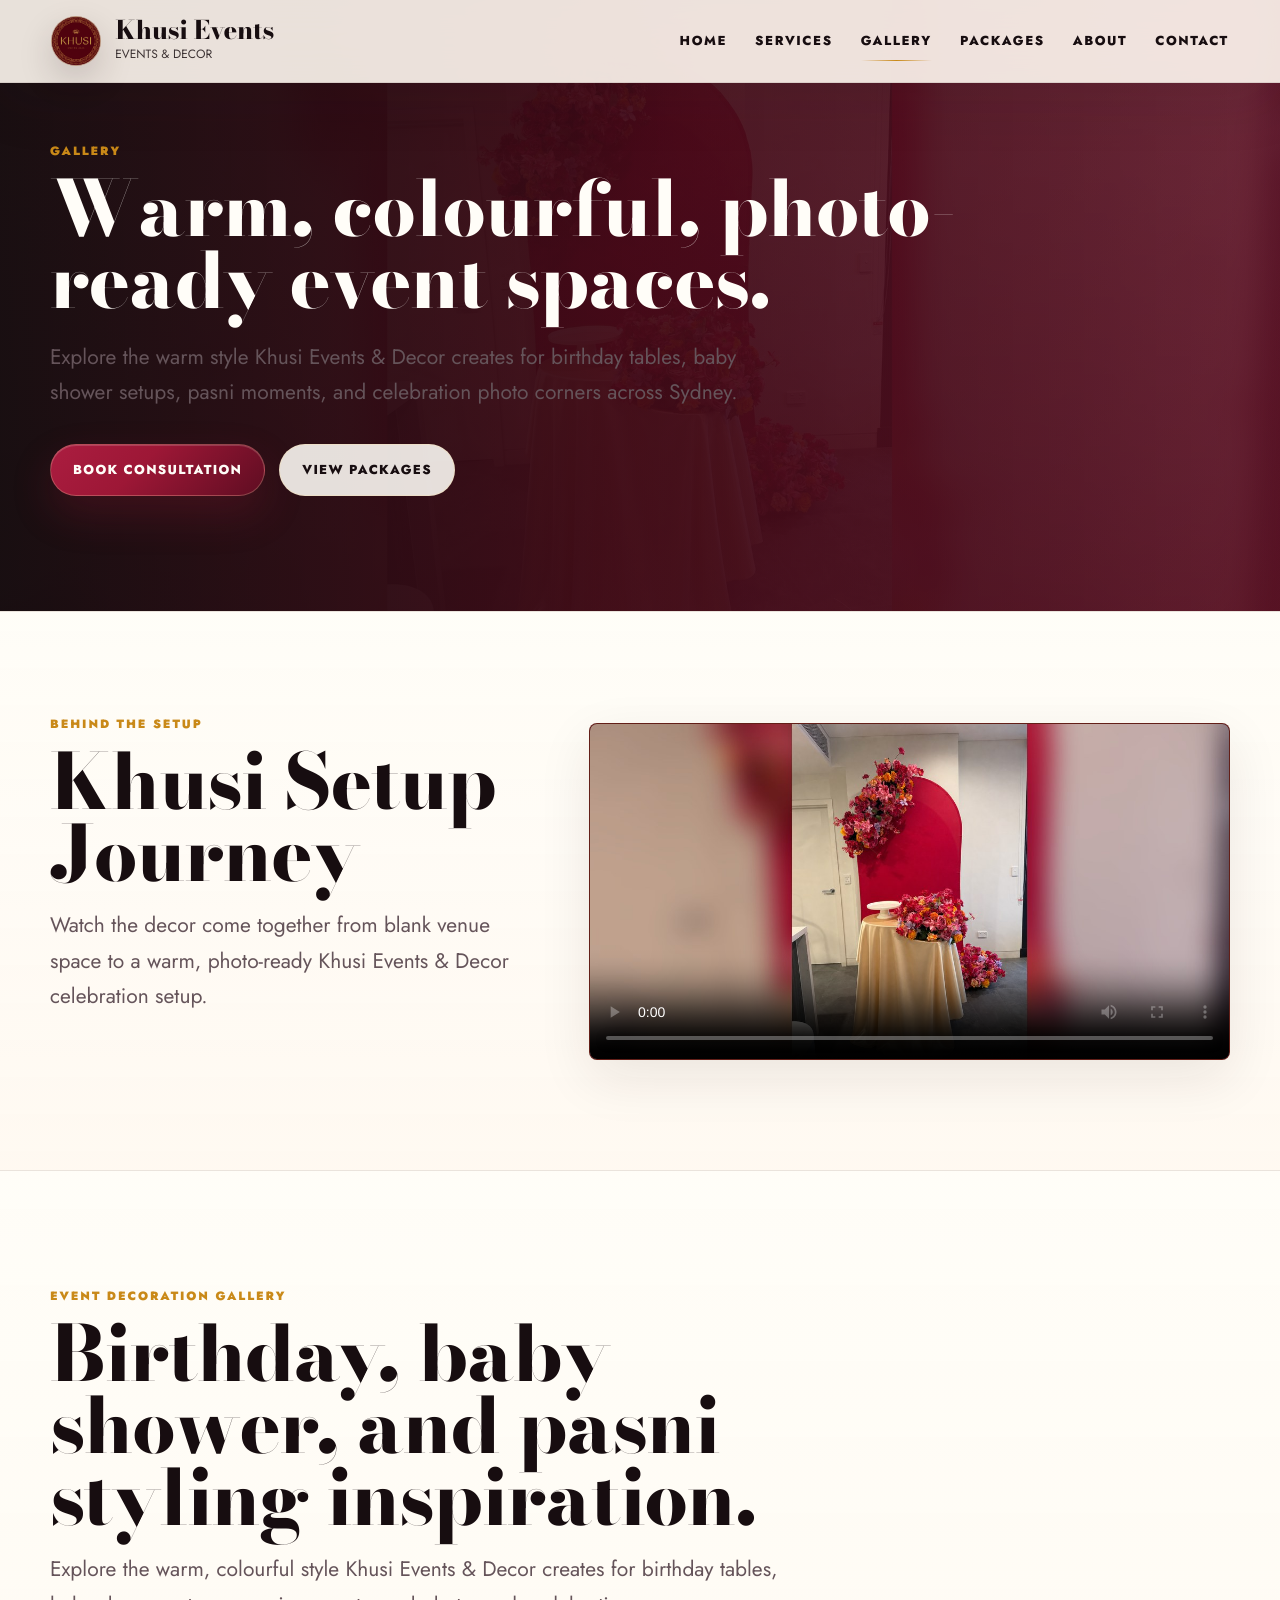
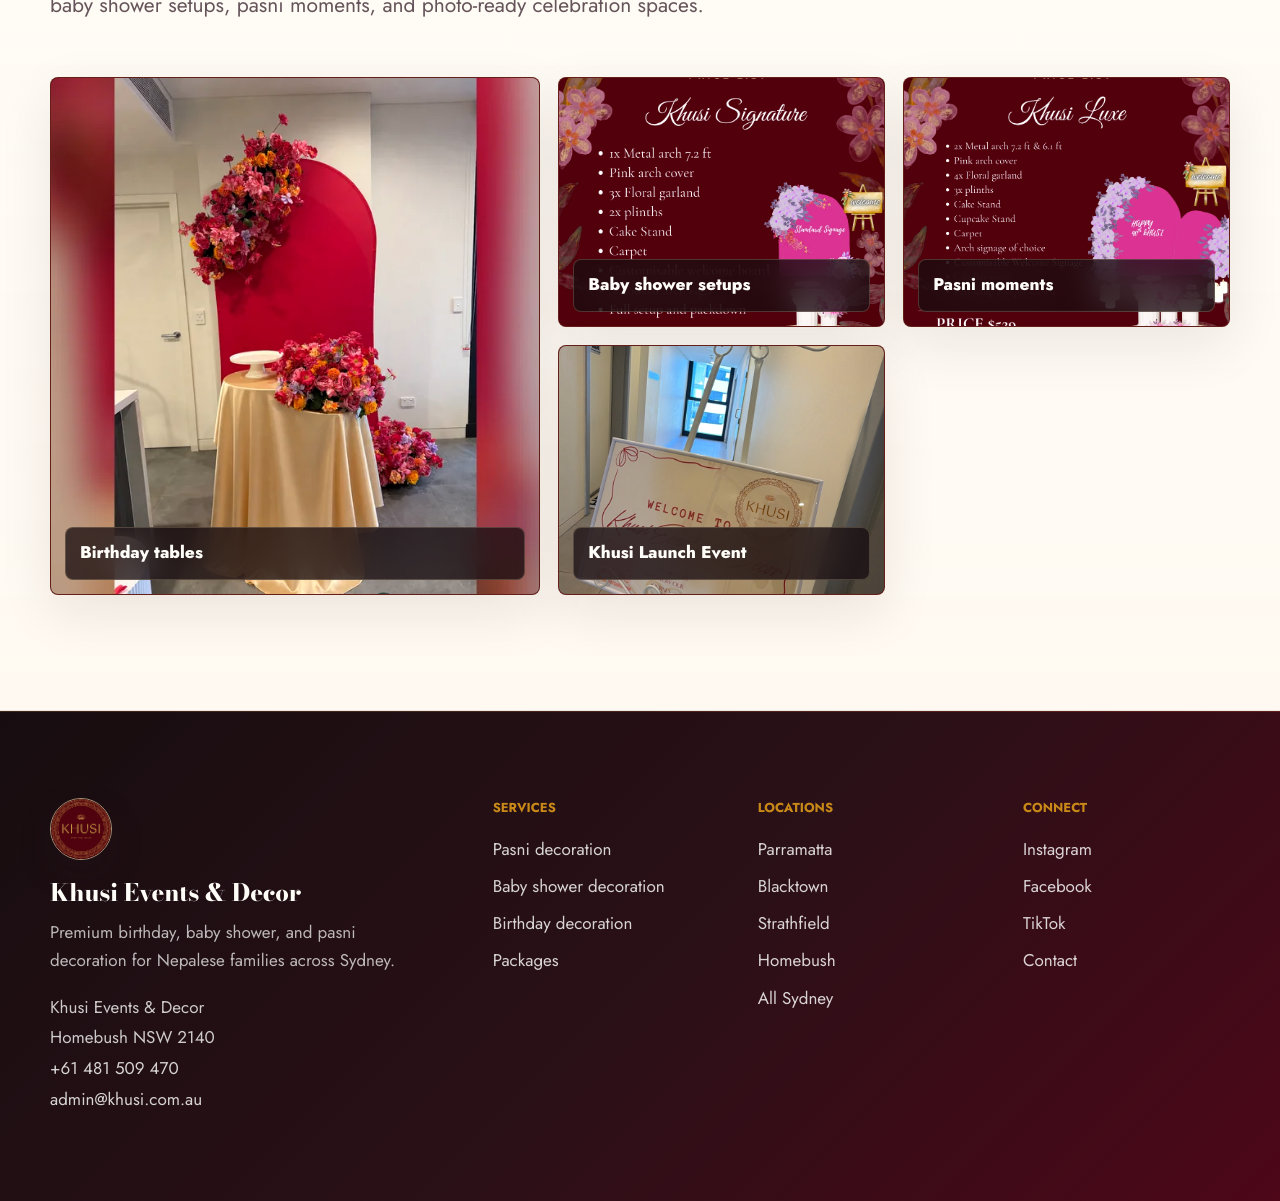
<file: gallery.html>
<!doctype html>
<html lang="en">
  <head>
    <meta charset="UTF-8" />
    <meta name="viewport" content="width=device-width, initial-scale=1.0" />
    <title>Event Decoration Gallery Sydney | Khusi Events &amp; Decor</title>
    <meta
      name="description"
      content="View Khusi Events &amp; Decor's Sydney gallery for birthday decorations, baby shower setups, pasni moments, and photo-ready event styling."
    />
    <link rel="canonical" href="https://www.khusi.com.au/gallery" />
    <meta name="robots" content="index, follow" />
    <meta property="og:title" content="Khusi Events & Decor Gallery" />
    <meta property="og:description" content="Warm, colourful, photo-ready birthday, baby shower, and pasni decoration inspiration in Sydney." />
    <meta property="og:type" content="website" />
    <meta property="og:url" content="https://www.khusi.com.au/gallery" />
    <meta property="og:image" content="https://www.khusi.com.au/assets/khusi-events-social-card.jpg" />
    <meta property="og:image:width" content="1200" />
    <meta property="og:image:height" content="630" />
    <meta property="og:site_name" content="Khusi Events &amp; Decor" />
    <meta property="og:locale" content="en_AU" />
    <meta name="twitter:card" content="summary_large_image" />
    <meta name="twitter:title" content="Khusi Events & Decor Gallery" />
    <meta name="twitter:description" content="Warm, colourful, photo-ready birthday, baby shower, and pasni decoration inspiration in Sydney." />
    <meta name="twitter:image" content="https://www.khusi.com.au/assets/khusi-events-social-card.jpg" />
    <meta name="theme-color" content="#8f1d35" />
    <link rel="icon" type="image/png" href="./assets/khusi-logo.png" />
    <link rel="stylesheet" href="./styles.css" />
  </head>
  <body>
    <header class="site-header is-scrolled is-fixed-light">
      <a class="brand" href="./index.html#top" aria-label="Khusi Events and Decor home">
        <img class="brand-mark" src="./assets/khusi-logo.png" alt="" />
        <span>
          <strong>Khusi Events</strong>
          <small>Events &amp; Decor</small>
        </span>
      </a>

      <button class="nav-toggle" type="button" aria-label="Open navigation" aria-expanded="false">
        <span></span>
        <span></span>
      </button>

      <nav class="site-nav" aria-label="Primary navigation">
        <a href="./index.html#top">Home</a>
        <a href="./index.html#services">Services</a>
        <a href="./gallery.html" aria-current="page">Gallery</a>
        <a href="./packages.html">Packages</a>
        <a href="./index.html#about">About</a>
        <a href="./contact.html">Contact</a>
      </nav>
    </header>

    <main id="top">
      <section class="service-page-hero" aria-labelledby="gallery-page-title">
        <div class="section-inner">
          <div>
            <p class="section-kicker">Gallery</p>
            <h1 id="gallery-page-title">Warm, colourful, photo-ready event spaces.</h1>
            <p>
              Explore the warm style Khusi Events &amp; Decor creates for birthday tables,
              baby shower setups, pasni moments, and celebration photo corners across Sydney.
            </p>
            <div class="hero-actions">
              <a class="button primary" href="./contact.html">Book consultation</a>
              <a class="button secondary light" href="./packages.html">View packages</a>
            </div>
          </div>
        </div>
      </section>

      <section class="setup-journey section-band" aria-labelledby="setup-journey-title">
        <div class="section-inner setup-journey-grid">
          <div class="section-heading compact">
            <p class="section-kicker">Behind the setup</p>
            <h2 id="setup-journey-title">Khusi Setup Journey</h2>
            <p>
              Watch the decor come together from blank venue space to a warm,
              photo-ready Khusi Events &amp; Decor celebration setup.
            </p>
          </div>

          <div class="setup-video-frame">
            <video
              controls
              playsinline
              preload="metadata"
              poster="./assets/pasni-decoration-sydney-marigold-backdrop.jpg"
            >
              <source src="./assets/khusi-setup-journey.mp4" type="video/mp4" />
              Your browser does not support the video tag.
            </video>
          </div>
        </div>
      </section>

      <section class="gallery section-band" id="gallery" aria-labelledby="gallery-title">
        <div class="section-inner">
          <div class="section-heading">
            <p class="section-kicker">Event decoration gallery</p>
            <h2 id="gallery-title">Birthday, baby shower, and pasni styling inspiration.</h2>
            <p>
              Explore the warm, colourful style Khusi Events &amp; Decor creates for birthday tables,
              baby shower setups, pasni moments, and photo-ready celebration spaces.
            </p>
          </div>

          <div class="gallery-grid">
            <figure>
              <img
                src="./assets/pasni-decoration-sydney-marigold-backdrop.webp"
                alt="Pasni rice feeding ceremony decoration with marigold backdrop in Strathfield Sydney"
                loading="lazy"
                decoding="async"
              />
              <figcaption>Birthday tables</figcaption>
            </figure>
            <figure>
              <img
                src="./assets/service-signature.webp"
                alt="Baby shower decoration setup with styled tables and warm lights"
                loading="lazy"
                decoding="async"
              />
              <figcaption>Baby shower setups</figcaption>
            </figure>
            <figure>
              <img
                src="./assets/service-luxe.webp"
                alt="Pasni celebration table styling with family event atmosphere"
                loading="lazy"
                decoding="async"
              />
              <figcaption>Pasni moments</figcaption>
            </figure>
            <a class="gallery-tile" href="./khusi-launch-event.html" aria-label="Open Khusi Launch Event gallery">
              <figure>
                <img
                  src="./assets/khusi-lunch-event-photo-01.jpg"
                  alt="Khusi lunch event table styling with flowers and food display"
                  loading="lazy"
                  decoding="async"
                />
                <figcaption>Khusi Launch Event</figcaption>
              </figure>
            </a>
          </div>
        </div>
      </section>
    </main>

    <footer class="site-footer">
      <div class="section-inner expanded-footer">
        <div class="footer-brand">
          <img src="./assets/khusi-logo.png" alt="" />
          <strong>Khusi Events &amp; Decor</strong>
          <p>Premium birthday, baby shower, and pasni decoration for Nepalese families across Sydney.</p>
          <address>
            Khusi Events &amp; Decor<br />
            Homebush NSW 2140<br />
            <a href="tel:+61481509470">+61 481 509 470</a><br />
            <a href="mailto:admin@khusi.com.au">admin@khusi.com.au</a>
          </address>
        </div>
        <nav class="footer-column" aria-label="Footer services">
          <h2>Services</h2>
          <a href="./pasni-decoration-sydney.html">Pasni decoration</a>
          <a href="./baby-shower-decoration-sydney.html">Baby shower decoration</a>
          <a href="./birthday-decoration-sydney.html">Birthday decoration</a>
          <a href="./packages.html">Packages</a>
        </nav>
        <nav class="footer-column" aria-label="Footer locations">
          <h2>Locations</h2>
          <a href="./pasni-decoration-parramatta.html">Parramatta</a>
          <a href="./pasni-decoration-blacktown.html">Blacktown</a>
          <a href="./pasni-decoration-strathfield.html">Strathfield</a>
          <a href="./pasni-decoration-homebush.html">Homebush</a>
          <a href="./pasni-decoration-sydney.html">All Sydney</a>
        </nav>
        <nav class="footer-column" aria-label="Footer connect">
          <h2>Connect</h2>
          <a href="https://www.instagram.com/khusieventsanddecor/" target="_blank" rel="noreferrer">Instagram</a>
          <a href="https://www.facebook.com/people/Khusi-Events-and-Decor/61587530312788/" target="_blank" rel="noreferrer">Facebook</a>
          <a href="https://www.tiktok.com/@khusieventsanddecor07" target="_blank" rel="noreferrer">TikTok</a>
          <a href="./contact.html">Contact</a>
        </nav>
      </div>
    </footer>

    <script src="./script.js"></script>
  </body>
</html>
</file>
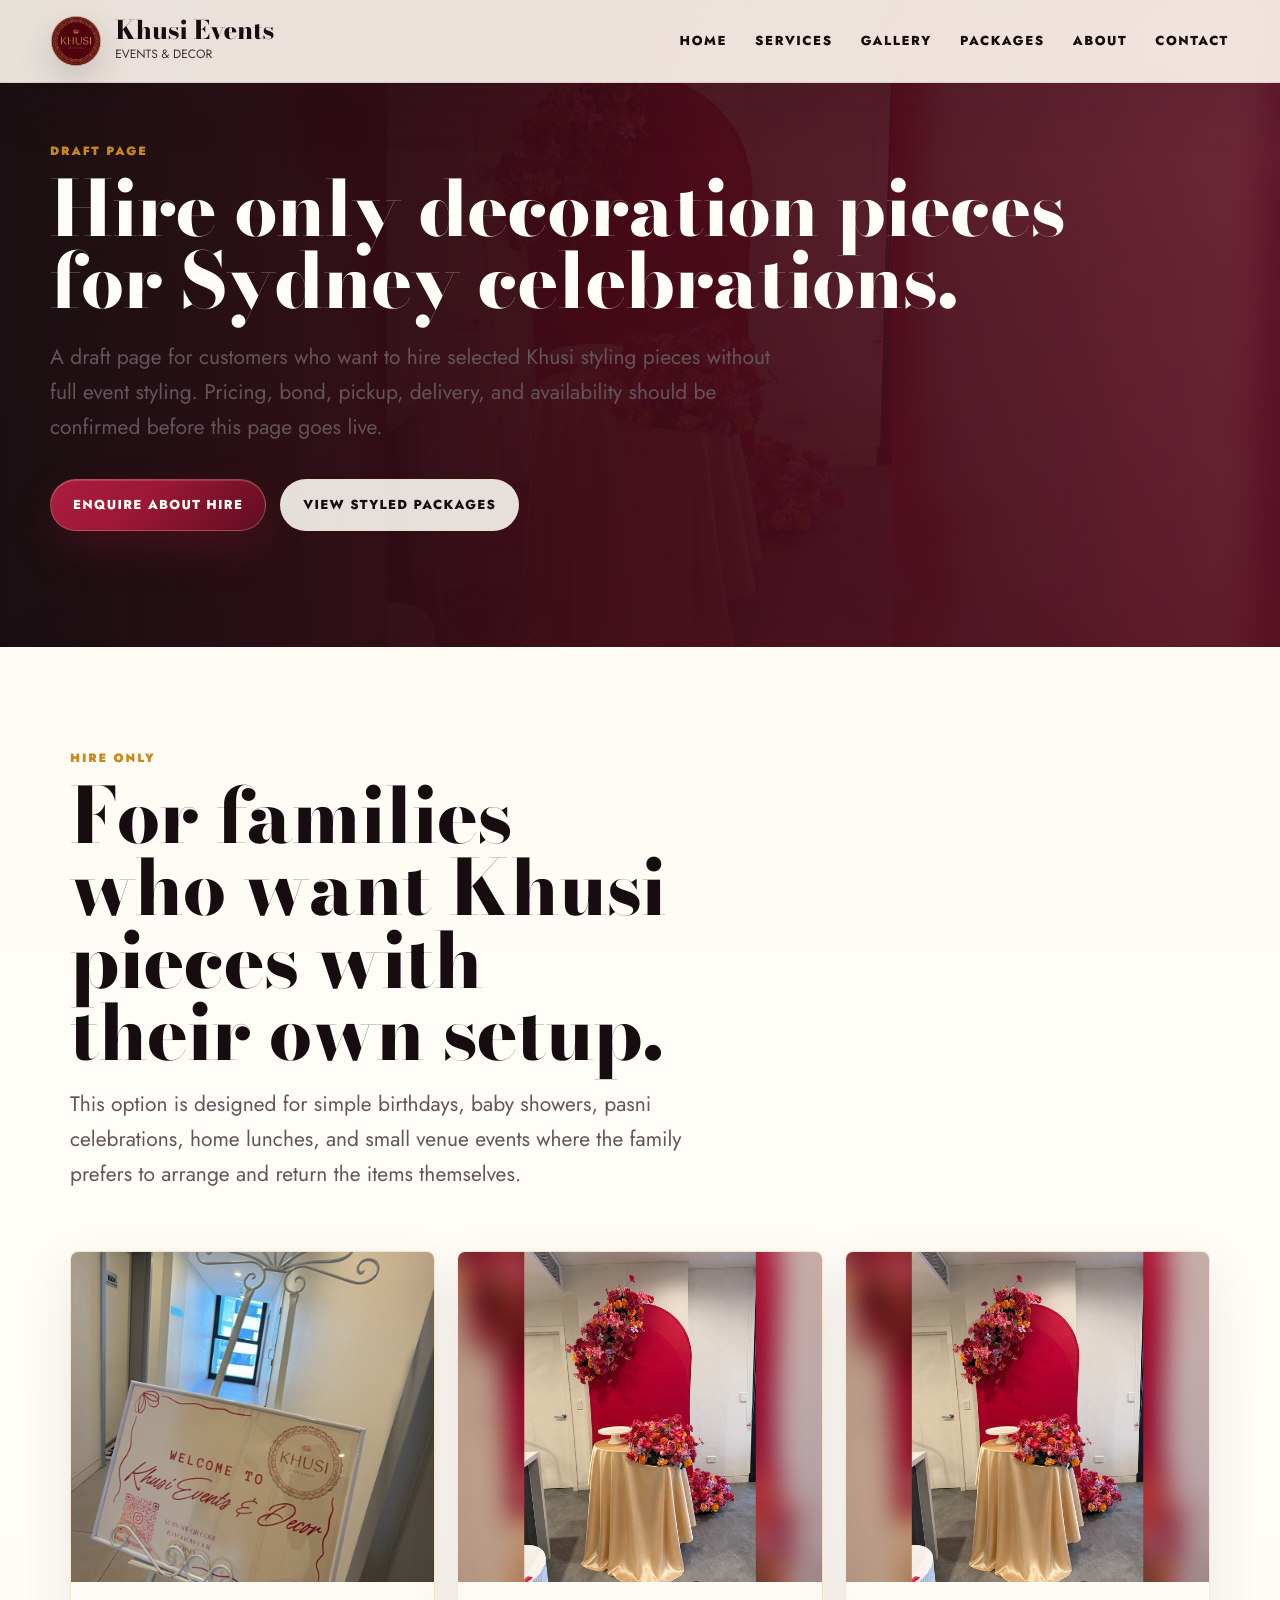
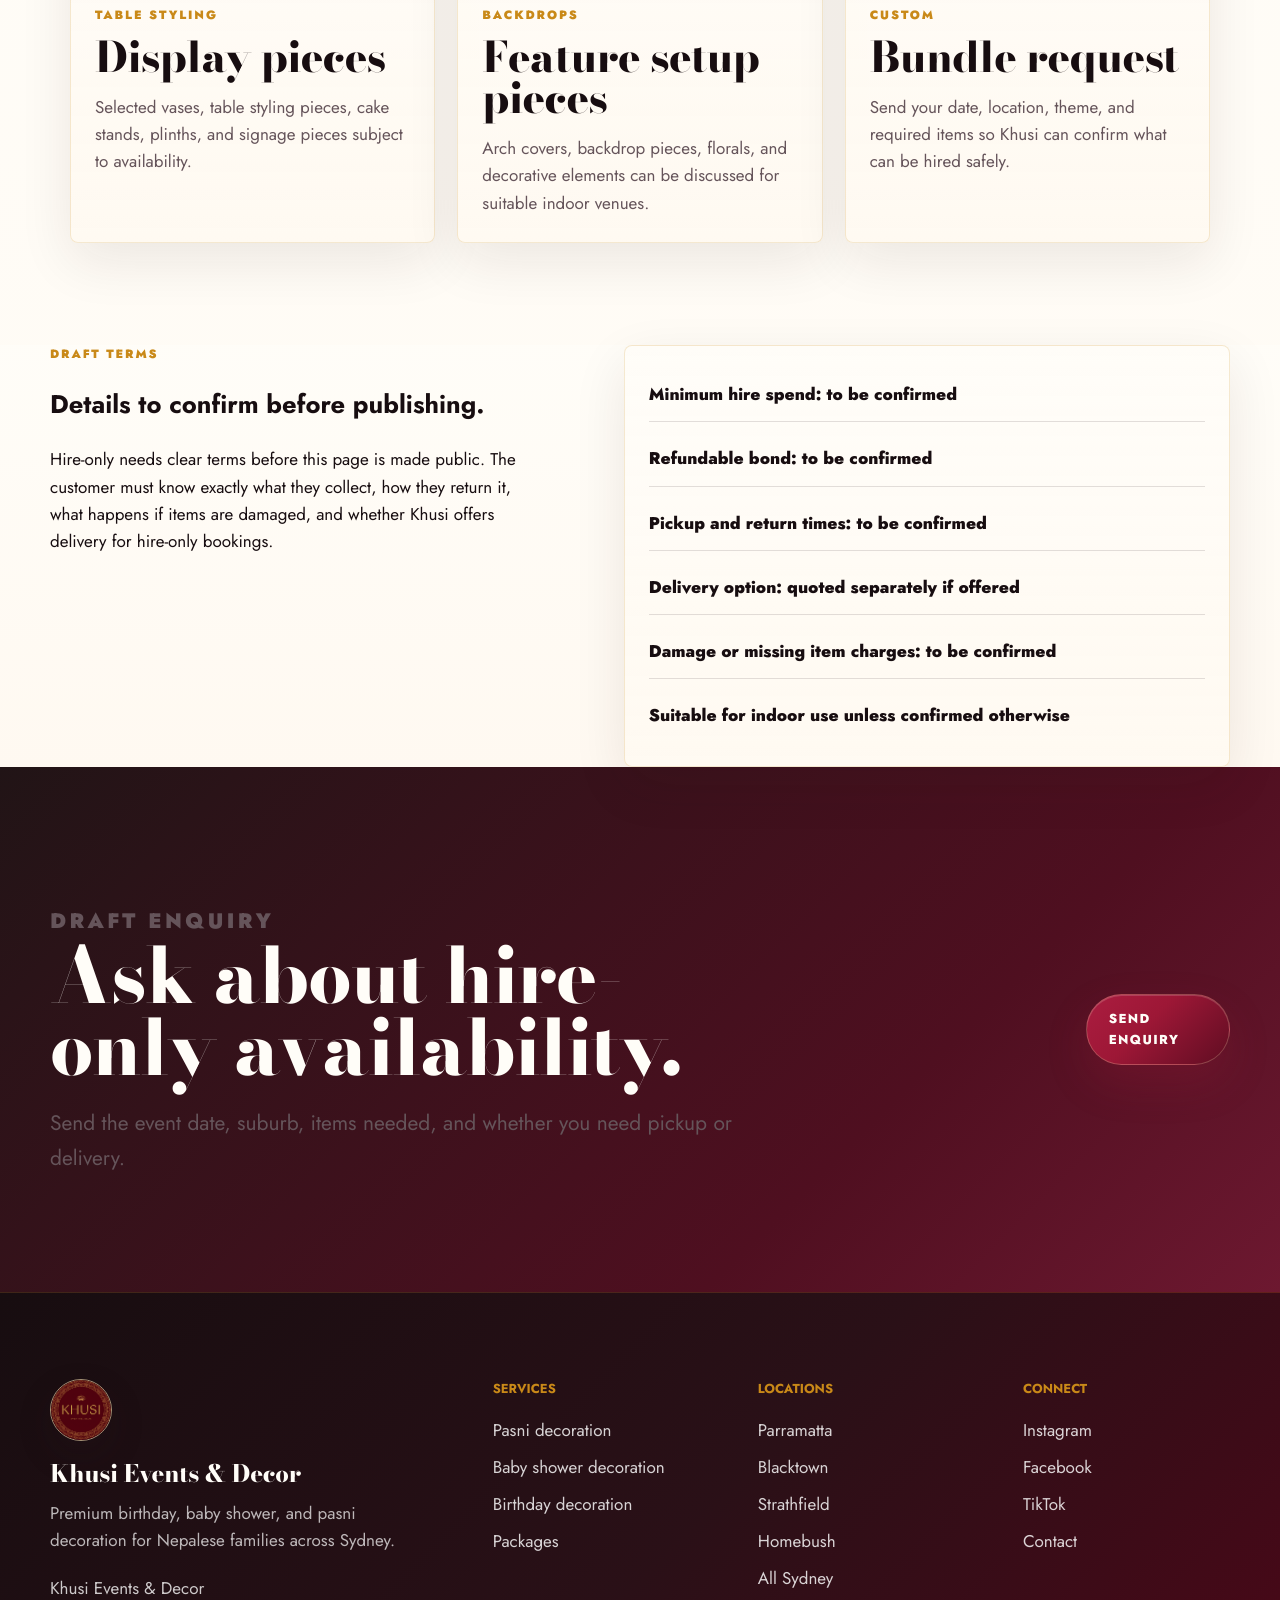
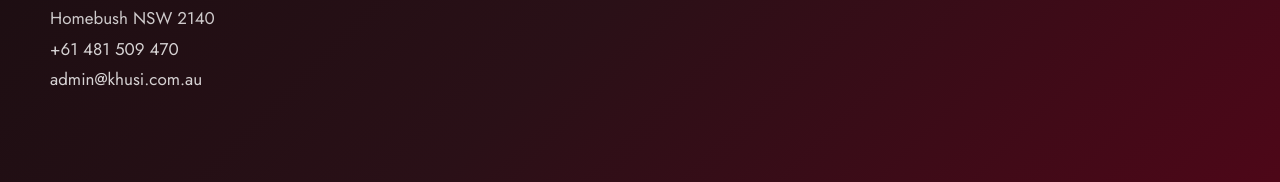
<file: hire-only.html>
<!doctype html>
<html lang="en">
  <head>
    <meta charset="UTF-8" />
    <meta name="viewport" content="width=device-width, initial-scale=1.0" />
    <title>Hire Only Decoration Packages | Draft | Khusi Events &amp; Decor</title>
    <meta
      name="description"
      content="Draft hire-only decoration page for Khusi Events & Decor. This page is not currently indexed or linked from the main website navigation."
    />
    <link rel="canonical" href="https://www.khusi.com.au/hire-only" />
    <meta name="robots" content="noindex, nofollow" />
    <meta property="og:title" content="Hire Only Decoration Packages | Draft" />
    <meta property="og:description" content="Draft hire-only decoration package page for Khusi Events & Decor." />
    <meta property="og:type" content="website" />
    <meta property="og:url" content="https://www.khusi.com.au/hire-only" />
    <meta property="og:image" content="https://www.khusi.com.au/assets/khusi-events-social-card.jpg" />
    <meta property="og:image:width" content="1200" />
    <meta property="og:image:height" content="630" />
    <meta property="og:site_name" content="Khusi Events &amp; Decor" />
    <meta property="og:locale" content="en_AU" />
    <meta name="twitter:card" content="summary_large_image" />
    <meta name="twitter:title" content="Hire Only Decoration Packages | Draft" />
    <meta name="twitter:description" content="Draft hire-only decoration package page for Khusi Events & Decor." />
    <meta name="twitter:image" content="https://www.khusi.com.au/assets/khusi-events-social-card.jpg" />
    <meta name="theme-color" content="#8f1d35" />
    <link rel="icon" type="image/png" href="./assets/khusi-logo.png" />
    <link rel="stylesheet" href="./styles.css" />
  </head>
  <body>
    <header class="site-header is-scrolled is-fixed-light">
      <a class="brand" href="./index.html#top" aria-label="Khusi Events and Decor home">
        <img class="brand-mark" src="./assets/khusi-logo.png" alt="" />
        <span>
          <strong>Khusi Events</strong>
          <small>Events &amp; Decor</small>
        </span>
      </a>

      <button class="nav-toggle" type="button" aria-label="Open navigation" aria-expanded="false">
        <span></span>
        <span></span>
      </button>

      <nav class="site-nav" aria-label="Primary navigation">
        <a href="./index.html#top">Home</a>
        <a href="./index.html#services">Services</a>
        <a href="./gallery.html">Gallery</a>
        <a href="./packages.html">Packages</a>
        <a href="./index.html#about">About</a>
        <a href="./contact.html">Contact</a>
      </nav>
    </header>

    <main id="top">
      <section class="service-page-hero hire-only-hero" aria-labelledby="hire-only-title">
        <div class="section-inner">
          <div>
            <p class="section-kicker">Draft page</p>
            <h1 id="hire-only-title">Hire only decoration pieces for Sydney celebrations.</h1>
            <p>
              A draft page for customers who want to hire selected Khusi styling pieces without full
              event styling. Pricing, bond, pickup, delivery, and availability should be confirmed before this page goes live.
            </p>
            <div class="hero-actions">
              <a class="button primary" href="./contact.html">Enquire about hire</a>
              <a class="button secondary light" href="./packages.html">View styled packages</a>
            </div>
          </div>
        </div>
      </section>

      <section class="section-inner hire-only-intro" aria-labelledby="hire-only-intro-title">
        <div class="section-heading compact">
          <p class="section-kicker">Hire only</p>
          <h2 id="hire-only-intro-title">For families who want Khusi pieces with their own setup.</h2>
          <p>
            This option is designed for simple birthdays, baby showers, pasni celebrations, home lunches,
            and small venue events where the family prefers to arrange and return the items themselves.
          </p>
        </div>

        <div class="hire-only-grid">
          <article class="hire-only-card">
            <img src="./assets/khusi-lunch-event-photo-01.jpg" alt="Khusi hire table styling with flowers and lunch display" loading="lazy" />
            <div>
              <p class="section-kicker">Table styling</p>
              <h3>Display pieces</h3>
              <p>Selected vases, table styling pieces, cake stands, plinths, and signage pieces subject to availability.</p>
            </div>
          </article>

          <article class="hire-only-card">
            <img src="./assets/pasni-decoration-sydney-marigold-backdrop.jpg" alt="Pasni backdrop styling available for decoration inspiration" loading="lazy" />
            <div>
              <p class="section-kicker">Backdrops</p>
              <h3>Feature setup pieces</h3>
              <p>Arch covers, backdrop pieces, florals, and decorative elements can be discussed for suitable indoor venues.</p>
            </div>
          </article>

          <article class="hire-only-card">
            <img src="./assets/khusi-events-social-card.jpg" alt="Khusi Events floral decoration setup in Sydney" loading="lazy" />
            <div>
              <p class="section-kicker">Custom</p>
              <h3>Bundle request</h3>
              <p>Send your date, location, theme, and required items so Khusi can confirm what can be hired safely.</p>
            </div>
          </article>
        </div>
      </section>

      <section class="section-band hire-only-terms" aria-labelledby="hire-only-terms-title">
        <div class="section-inner seo-two-column">
          <div>
            <p class="section-kicker">Draft terms</p>
            <h2 id="hire-only-terms-title">Details to confirm before publishing.</h2>
            <p>
              Hire-only needs clear terms before this page is made public. The customer must know exactly
              what they collect, how they return it, what happens if items are damaged, and whether Khusi
              offers delivery for hire-only bookings.
            </p>
          </div>
          <div class="seo-link-list hire-only-checklist">
            <span>Minimum hire spend: to be confirmed</span>
            <span>Refundable bond: to be confirmed</span>
            <span>Pickup and return times: to be confirmed</span>
            <span>Delivery option: quoted separately if offered</span>
            <span>Damage or missing item charges: to be confirmed</span>
            <span>Suitable for indoor use unless confirmed otherwise</span>
          </div>
        </div>
      </section>

      <section class="service-cta">
        <div class="section-inner service-cta-inner">
          <div>
            <p class="section-kicker">Draft enquiry</p>
            <h2>Ask about hire-only availability.</h2>
            <p>Send the event date, suburb, items needed, and whether you need pickup or delivery.</p>
          </div>
          <a class="button primary" href="./contact.html">Send enquiry</a>
        </div>
      </section>
    </main>

    <footer class="site-footer">
      <div class="section-inner expanded-footer">
        <div class="footer-brand">
          <img src="./assets/khusi-logo.png" alt="" />
          <strong>Khusi Events &amp; Decor</strong>
          <p>Premium birthday, baby shower, and pasni decoration for Nepalese families across Sydney.</p>
          <address>
            Khusi Events &amp; Decor<br />
            Homebush NSW 2140<br />
            <a href="tel:+61481509470">+61 481 509 470</a><br />
            <a href="mailto:admin@khusi.com.au">admin@khusi.com.au</a>
          </address>
        </div>
        <nav class="footer-column" aria-label="Footer services">
          <h2>Services</h2>
          <a href="./pasni-decoration-sydney.html">Pasni decoration</a>
          <a href="./baby-shower-decoration-sydney.html">Baby shower decoration</a>
          <a href="./birthday-decoration-sydney.html">Birthday decoration</a>
          <a href="./packages.html">Packages</a>
        </nav>
        <nav class="footer-column" aria-label="Footer locations">
          <h2>Locations</h2>
          <a href="./pasni-decoration-parramatta.html">Parramatta</a>
          <a href="./pasni-decoration-blacktown.html">Blacktown</a>
          <a href="./pasni-decoration-strathfield.html">Strathfield</a>
          <a href="./pasni-decoration-homebush.html">Homebush</a>
          <a href="./pasni-decoration-sydney.html">All Sydney</a>
        </nav>
        <nav class="footer-column" aria-label="Footer connect">
          <h2>Connect</h2>
          <a href="https://www.instagram.com/khusieventsanddecor/" target="_blank" rel="noreferrer">Instagram</a>
          <a href="https://www.facebook.com/people/Khusi-Events-and-Decor/61587530312788/" target="_blank" rel="noreferrer">Facebook</a>
          <a href="https://www.tiktok.com/@khusieventsanddecor07" target="_blank" rel="noreferrer">TikTok</a>
          <a href="./contact.html">Contact</a>
        </nav>
      </div>
    </footer>

    <script src="./script.js"></script>
  </body>
</html>
</file>
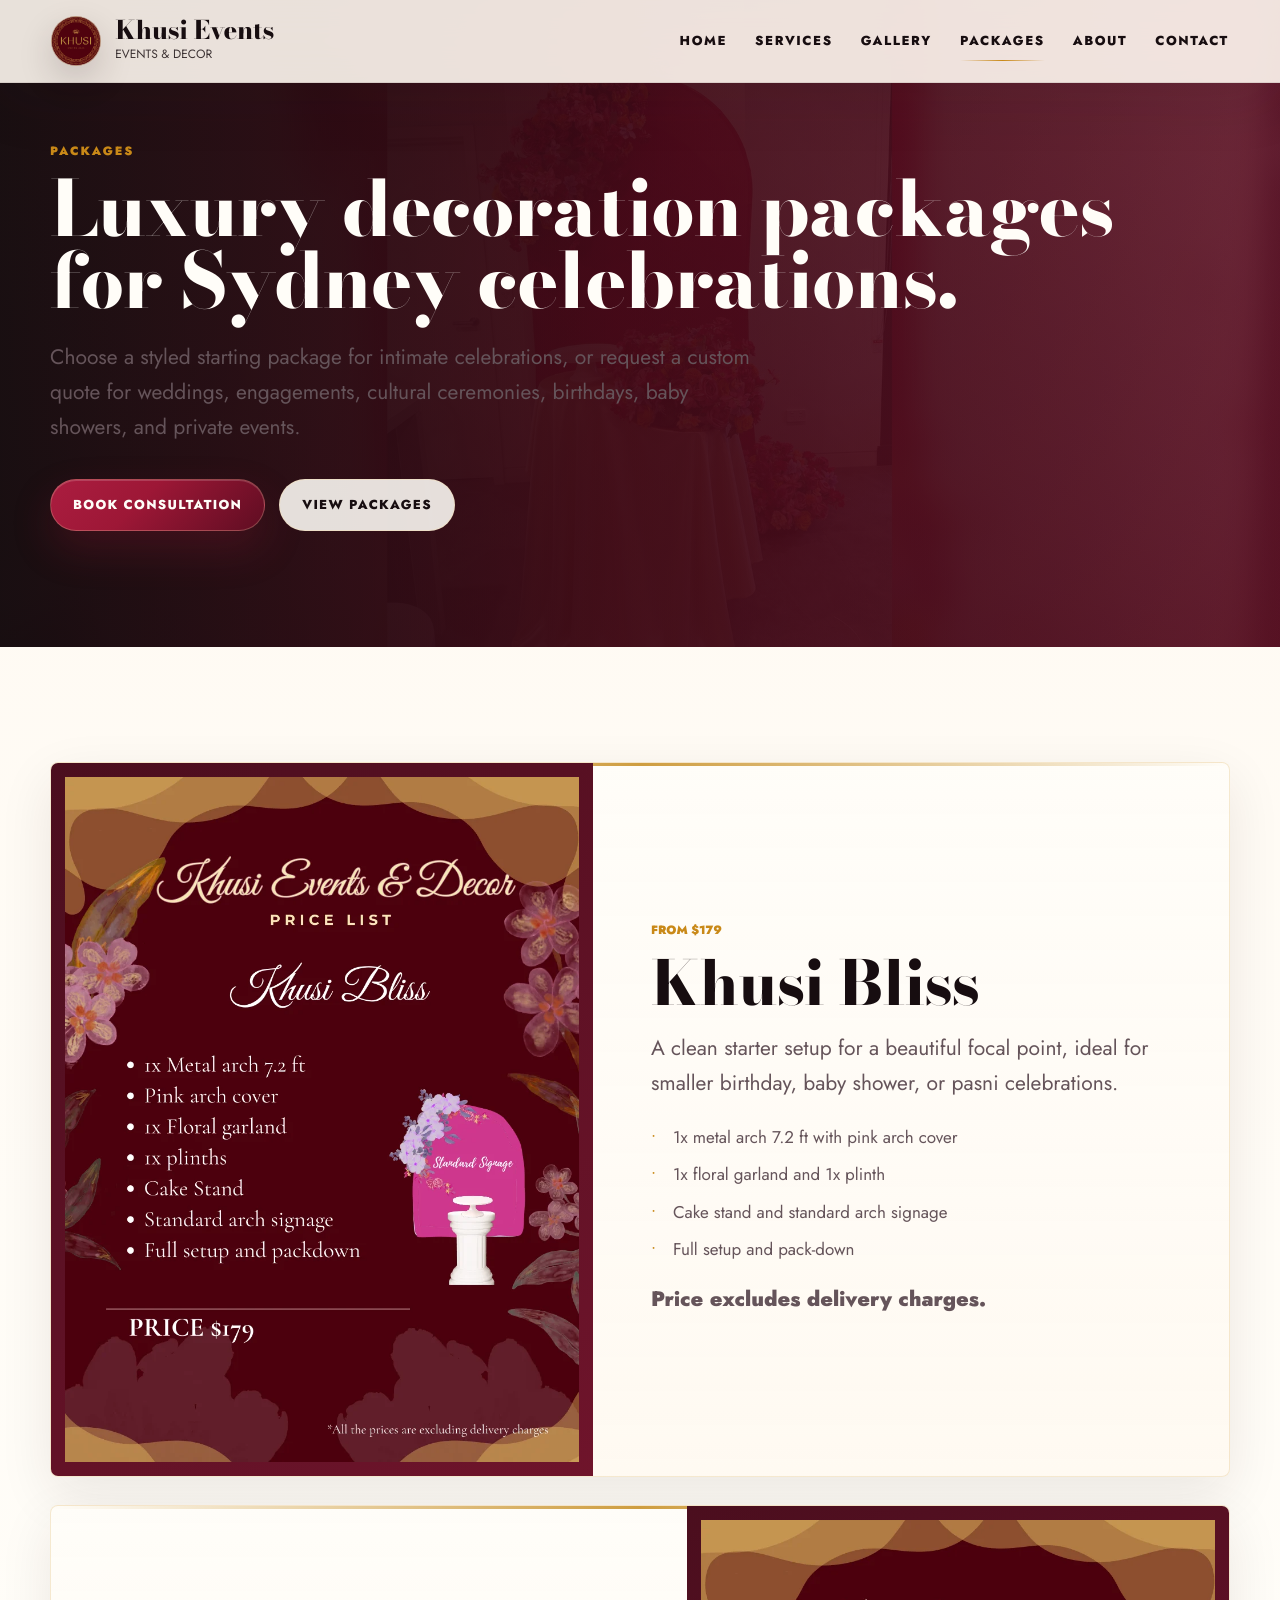
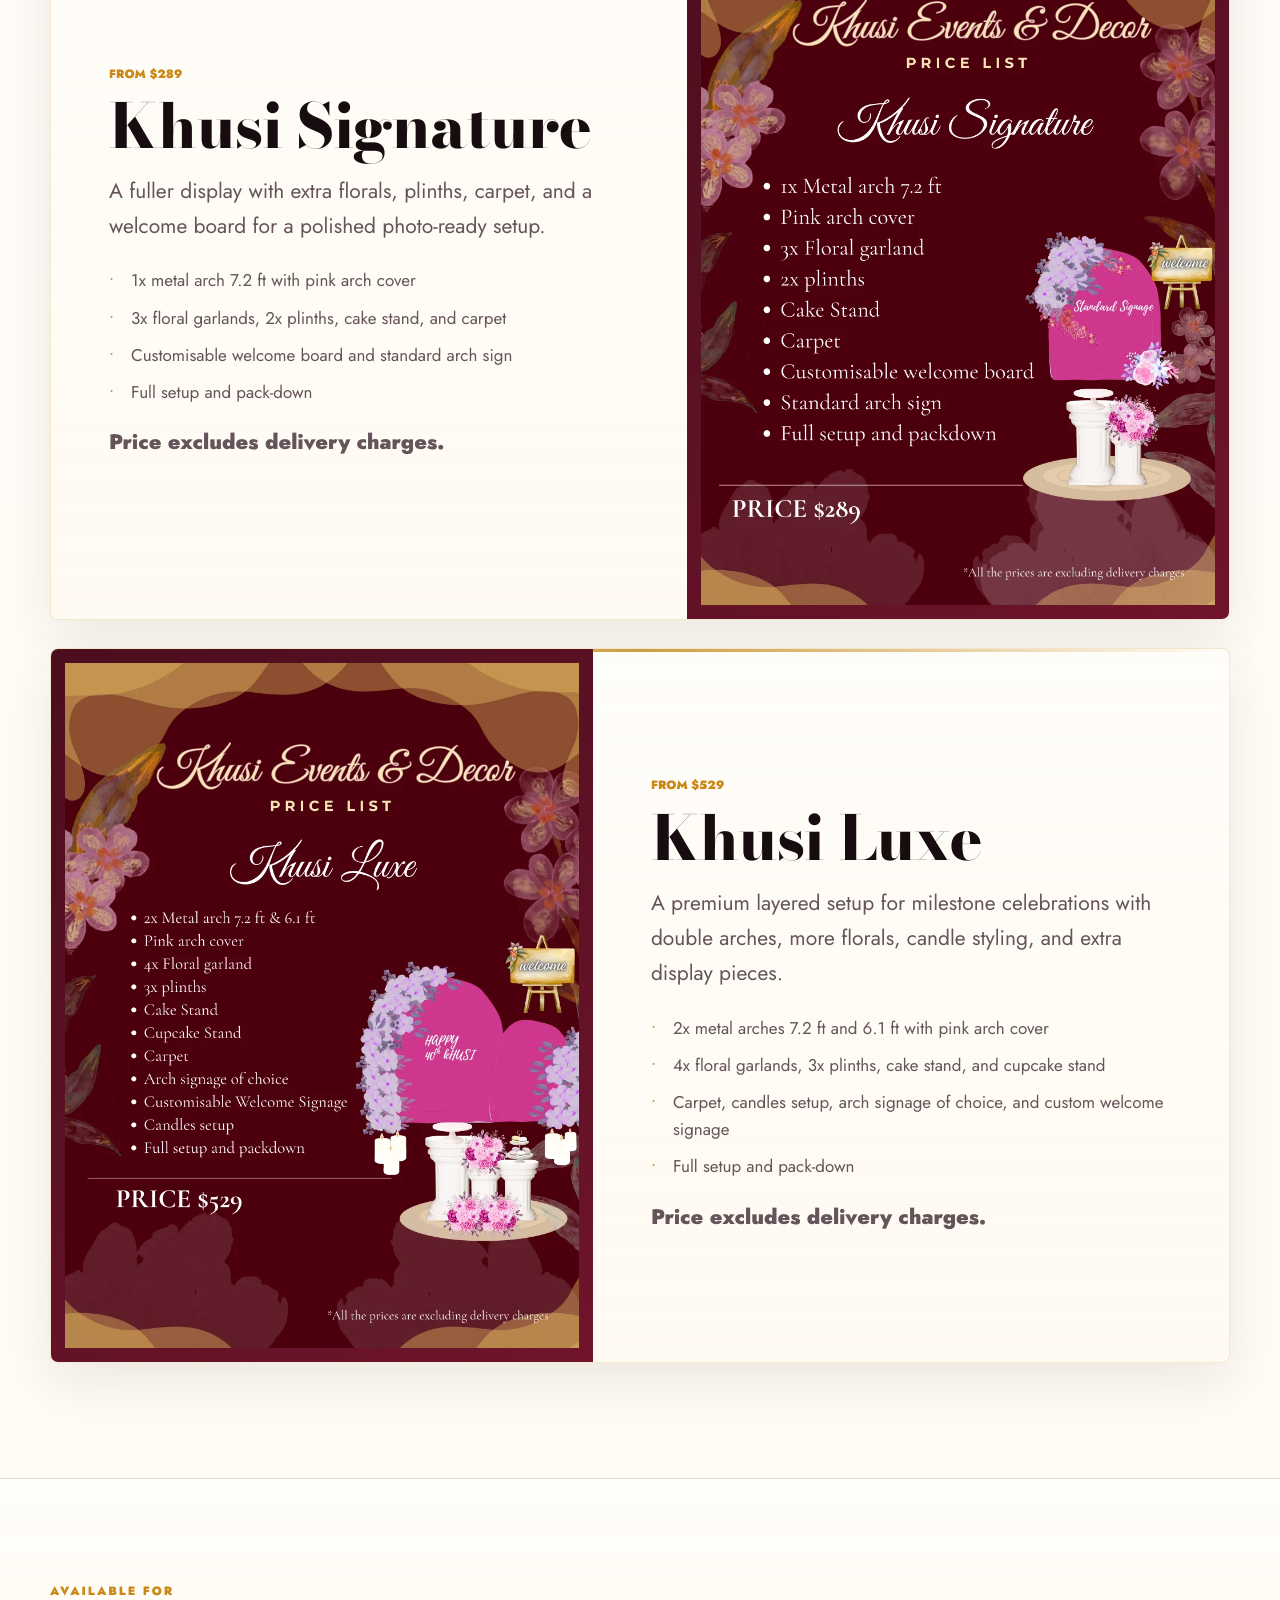
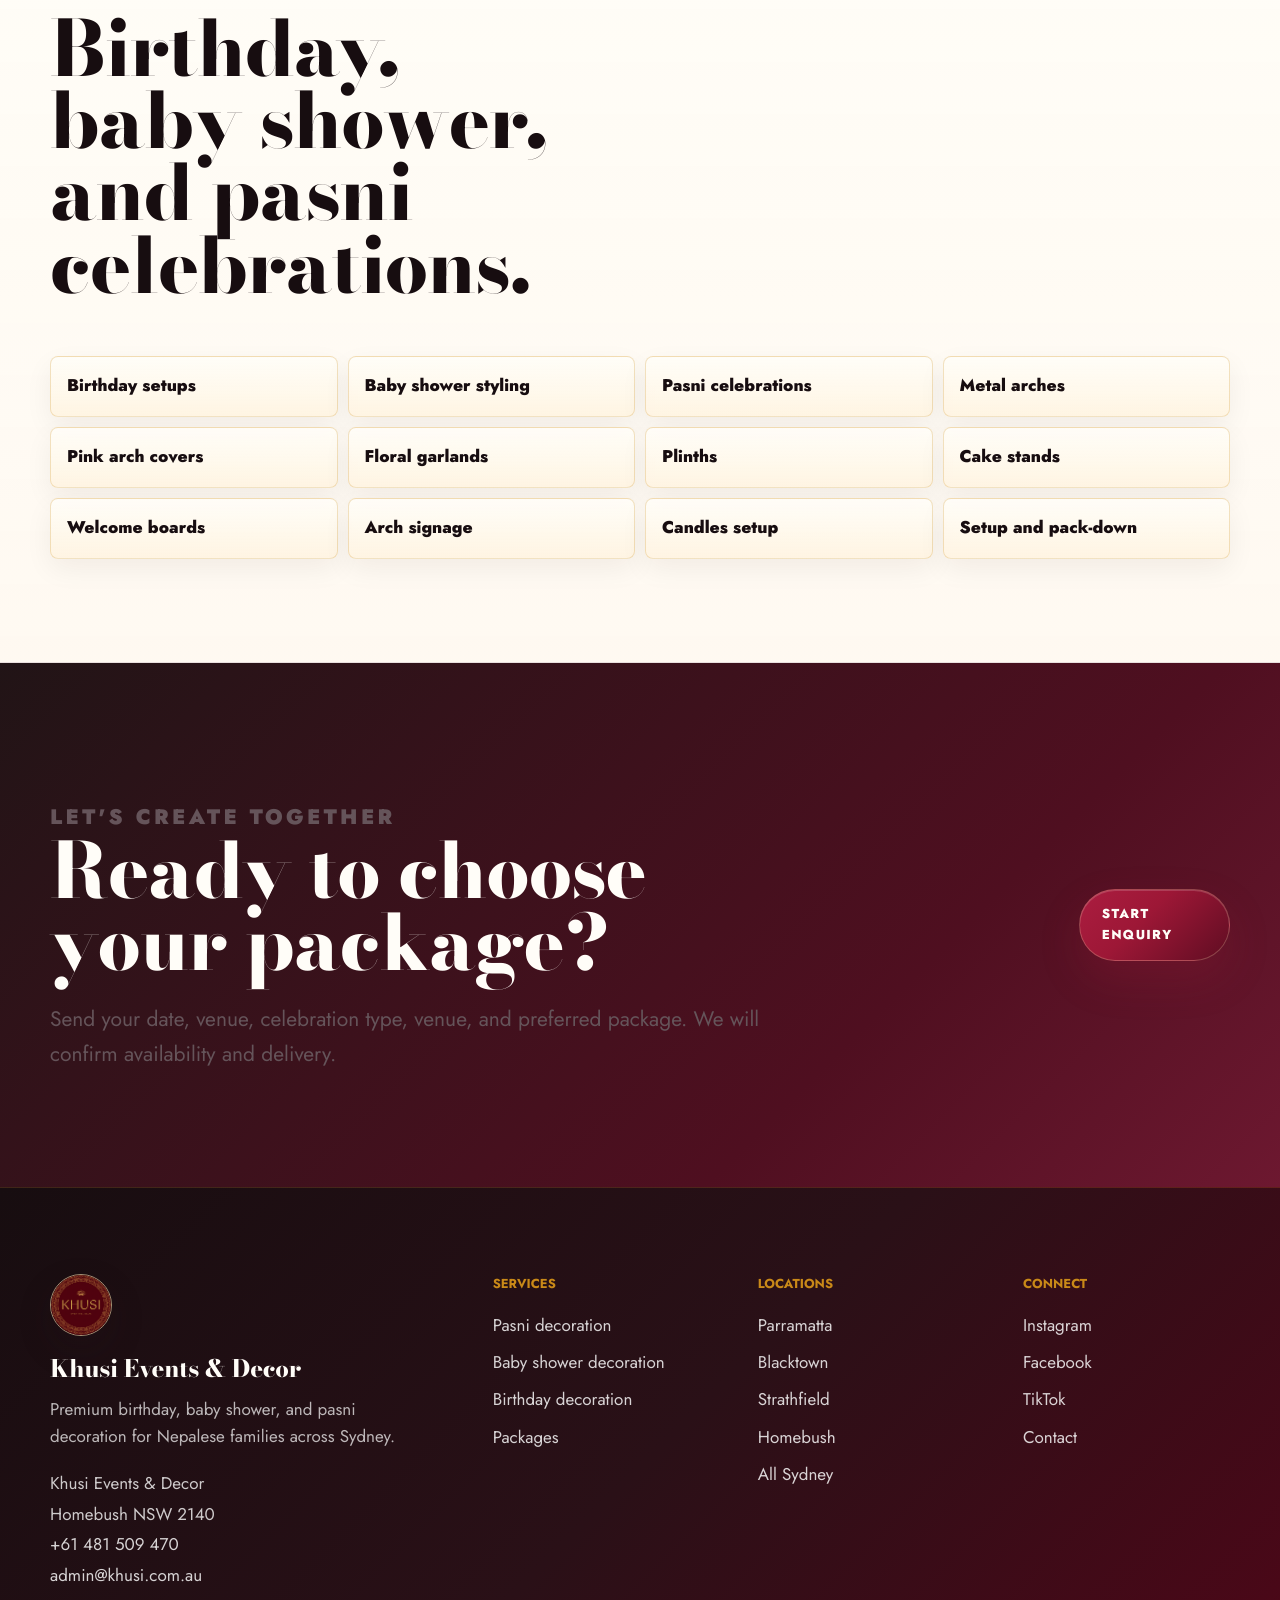
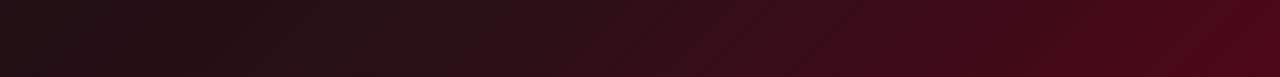
<file: packages.html>
<!doctype html>
<html lang="en">
  <head>
    <meta charset="UTF-8" />
    <meta name="viewport" content="width=device-width, initial-scale=1.0" />
    <title>Luxury Event Decoration Packages Sydney | Khusi Events</title>
    <meta
      name="description"
      content="Explore Khusi event decoration packages and custom styling quotes for Sydney weddings, engagements, pasni, baby showers, birthdays, and private events."
    />
    <link rel="canonical" href="https://www.khusi.com.au/packages" />
    <meta name="robots" content="index, follow" />
    <meta property="og:title" content="Khusi Events & Decor Packages" />
    <meta property="og:description" content="Birthday, baby shower, and pasni decoration packages in Sydney, from Khusi Bliss to Khusi Luxe." />
    <meta property="og:type" content="website" />
    <meta property="og:url" content="https://www.khusi.com.au/packages" />
    <meta property="og:image" content="https://www.khusi.com.au/assets/khusi-events-social-card.jpg" />
    <meta property="og:image:width" content="1200" />
    <meta property="og:image:height" content="630" />
    <meta property="og:site_name" content="Khusi Events &amp; Decor" />
    <meta property="og:locale" content="en_AU" />
    <meta name="twitter:card" content="summary_large_image" />
    <meta name="twitter:title" content="Khusi Events & Decor Packages" />
    <meta name="twitter:description" content="Birthday, baby shower, and pasni decoration packages in Sydney, from Khusi Bliss to Khusi Luxe." />
    <meta name="twitter:image" content="https://www.khusi.com.au/assets/khusi-events-social-card.jpg" />
    <meta name="theme-color" content="#8f1d35" />
    <link rel="icon" type="image/png" href="./assets/khusi-logo.png" />
    <link rel="stylesheet" href="./styles.css" />
    <script type="application/ld+json">
      {
        "@context": "https://schema.org",
        "@graph": [
          {
            "@type": "BreadcrumbList",
            "@id": "https://www.khusi.com.au/packages#breadcrumb",
            "itemListElement": [
              {
                "@type": "ListItem",
                "position": 1,
                "name": "Home",
                "item": "https://www.khusi.com.au/"
              },
              {
                "@type": "ListItem",
                "position": 2,
                "name": "Packages",
                "item": "https://www.khusi.com.au/packages"
              }
            ]
          },
          {
            "@type": "Service",
            "@id": "https://www.khusi.com.au/packages#service",
            "name": "Birthday, baby shower, and pasni decoration packages",
            "serviceType": "Event decoration",
            "provider": {
              "@id": "https://www.khusi.com.au/#business"
            },
            "areaServed": {
              "@type": "City",
              "name": "Sydney"
            },
            "offers": [
              {
                "@type": "Offer",
                "name": "Khusi Bliss",
                "price": "179",
                "priceCurrency": "AUD",
                "url": "https://www.khusi.com.au/packages#package-details"
              },
              {
                "@type": "Offer",
                "name": "Khusi Signature",
                "price": "289",
                "priceCurrency": "AUD",
                "url": "https://www.khusi.com.au/packages#package-details"
              },
              {
                "@type": "Offer",
                "name": "Khusi Luxe",
                "price": "529",
                "priceCurrency": "AUD",
                "url": "https://www.khusi.com.au/packages#package-details"
              }
            ]
          }
        ]
      }
    </script>
  </head>
  <body>
    <header class="site-header is-scrolled is-fixed-light">
      <a class="brand" href="./index.html#top" aria-label="Khusi Events and Decor home">
        <img class="brand-mark" src="./assets/khusi-logo.png" alt="" />
        <span>
          <strong>Khusi Events</strong>
          <small>Events &amp; Decor</small>
        </span>
      </a>

      <button class="nav-toggle" type="button" aria-label="Open navigation" aria-expanded="false">
        <span></span>
        <span></span>
      </button>

      <nav class="site-nav" aria-label="Primary navigation">
        <a href="./index.html#top">Home</a>
        <a href="./index.html#services">Services</a>
        <a href="./gallery.html">Gallery</a>
        <a href="./packages.html" aria-current="page">Packages</a>
        <a href="./index.html#about">About</a>
        <a href="./contact.html">Contact</a>
      </nav>
    </header>

    <main id="top">
      <section class="service-page-hero" aria-labelledby="packages-page-title">
        <div class="section-inner">
          <div>
            <p class="section-kicker">Packages</p>
            <h1 id="packages-page-title">Luxury decoration packages for Sydney celebrations.</h1>
            <p>
              Choose a styled starting package for intimate celebrations, or request a custom quote for weddings,
              engagements, cultural ceremonies, birthdays, baby showers, and private events.
            </p>
            <div class="hero-actions">
              <a class="button primary" href="./contact.html">Book consultation</a>
              <a class="button secondary light" href="#package-details">View packages</a>
            </div>
          </div>
        </div>
      </section>

      <section class="section-inner service-details" id="package-details" aria-label="Detailed package options">
        <article class="service-detail-card">
          <img
            class="package-visual"
            src="./assets/service-bliss.webp"
            alt="Khusi Bliss package price list"
            loading="lazy"
          />
          <div>
            <p class="section-kicker">From $179</p>
            <h2>Khusi Bliss</h2>
            <p>
              A clean starter setup for a beautiful focal point, ideal for smaller birthday, baby shower,
              or pasni celebrations.
            </p>
            <ul>
              <li>1x metal arch 7.2 ft with pink arch cover</li>
              <li>1x floral garland and 1x plinth</li>
              <li>Cake stand and standard arch signage</li>
              <li>Full setup and pack-down</li>
            </ul>
            <p class="package-note">Price excludes delivery charges.</p>
          </div>
        </article>

        <article class="service-detail-card reverse">
          <img
            class="package-visual"
            src="./assets/service-signature.webp"
            alt="Khusi Signature package price list"
            loading="lazy"
          />
          <div>
            <p class="section-kicker">From $289</p>
            <h2>Khusi Signature</h2>
            <p>
              A fuller display with extra florals, plinths, carpet, and a welcome board for a polished
              photo-ready setup.
            </p>
            <ul>
              <li>1x metal arch 7.2 ft with pink arch cover</li>
              <li>3x floral garlands, 2x plinths, cake stand, and carpet</li>
              <li>Customisable welcome board and standard arch sign</li>
              <li>Full setup and pack-down</li>
            </ul>
            <p class="package-note">Price excludes delivery charges.</p>
          </div>
        </article>

        <article class="service-detail-card">
          <img
            class="package-visual"
            src="./assets/service-luxe.webp"
            alt="Khusi Luxe package price list"
            loading="lazy"
          />
          <div>
            <p class="section-kicker">From $529</p>
            <h2>Khusi Luxe</h2>
            <p>
              A premium layered setup for milestone celebrations with double arches, more florals,
              candle styling, and extra display pieces.
            </p>
            <ul>
              <li>2x metal arches 7.2 ft and 6.1 ft with pink arch cover</li>
              <li>4x floral garlands, 3x plinths, cake stand, and cupcake stand</li>
              <li>Carpet, candles setup, arch signage of choice, and custom welcome signage</li>
              <li>Full setup and pack-down</li>
            </ul>
            <p class="package-note">Price excludes delivery charges.</p>
          </div>
        </article>
      </section>

      <section class="service-inclusions section-band" aria-labelledby="inclusions-title">
        <div class="section-inner">
          <div class="section-heading compact">
            <p class="section-kicker">Available for</p>
            <h2 id="inclusions-title">Birthday, baby shower, and pasni celebrations.</h2>
          </div>

          <div class="inclusion-grid">
            <span>Birthday setups</span>
            <span>Baby shower styling</span>
            <span>Pasni celebrations</span>
            <span>Metal arches</span>
            <span>Pink arch covers</span>
            <span>Floral garlands</span>
            <span>Plinths</span>
            <span>Cake stands</span>
            <span>Welcome boards</span>
            <span>Arch signage</span>
            <span>Candles setup</span>
            <span>Setup and pack-down</span>
          </div>
        </div>
      </section>

      <section class="service-cta">
        <div class="section-inner service-cta-inner">
          <div>
            <p class="section-kicker">Let's create together</p>
            <h2>Ready to choose your package?</h2>
            <p>Send your date, venue, celebration type, venue, and preferred package. We will confirm availability and delivery.</p>
          </div>
          <a class="button primary" href="./contact.html">Start enquiry</a>
        </div>
      </section>
    </main>

    <footer class="site-footer">
      <div class="section-inner expanded-footer">
        <div class="footer-brand">
          <img src="./assets/khusi-logo.png" alt="" />
          <strong>Khusi Events &amp; Decor</strong>
          <p>Premium birthday, baby shower, and pasni decoration for Nepalese families across Sydney.</p>
          <address>
            Khusi Events &amp; Decor<br />
            Homebush NSW 2140<br />
            <a href="tel:+61481509470">+61 481 509 470</a><br />
            <a href="mailto:admin@khusi.com.au">admin@khusi.com.au</a>
          </address>
        </div>
        <nav class="footer-column" aria-label="Footer services">
          <h2>Services</h2>
          <a href="./pasni-decoration-sydney.html">Pasni decoration</a>
          <a href="./baby-shower-decoration-sydney.html">Baby shower decoration</a>
          <a href="./birthday-decoration-sydney.html">Birthday decoration</a>
          <a href="./packages.html">Packages</a>
        </nav>
        <nav class="footer-column" aria-label="Footer locations">
          <h2>Locations</h2>
          <a href="./pasni-decoration-parramatta.html">Parramatta</a>
          <a href="./pasni-decoration-blacktown.html">Blacktown</a>
          <a href="./pasni-decoration-strathfield.html">Strathfield</a>
          <a href="./pasni-decoration-homebush.html">Homebush</a>
          <a href="./pasni-decoration-sydney.html">All Sydney</a>
        </nav>
        <nav class="footer-column" aria-label="Footer connect">
          <h2>Connect</h2>
          <a href="https://www.instagram.com/khusieventsanddecor/" target="_blank" rel="noreferrer">Instagram</a>
          <a href="https://www.facebook.com/people/Khusi-Events-and-Decor/61587530312788/" target="_blank" rel="noreferrer">Facebook</a>
          <a href="https://www.tiktok.com/@khusieventsanddecor07" target="_blank" rel="noreferrer">TikTok</a>
          <a href="./contact.html">Contact</a>
        </nav>
      </div>
    </footer>

    <script src="./script.js"></script>
  </body>
</html>
</file>
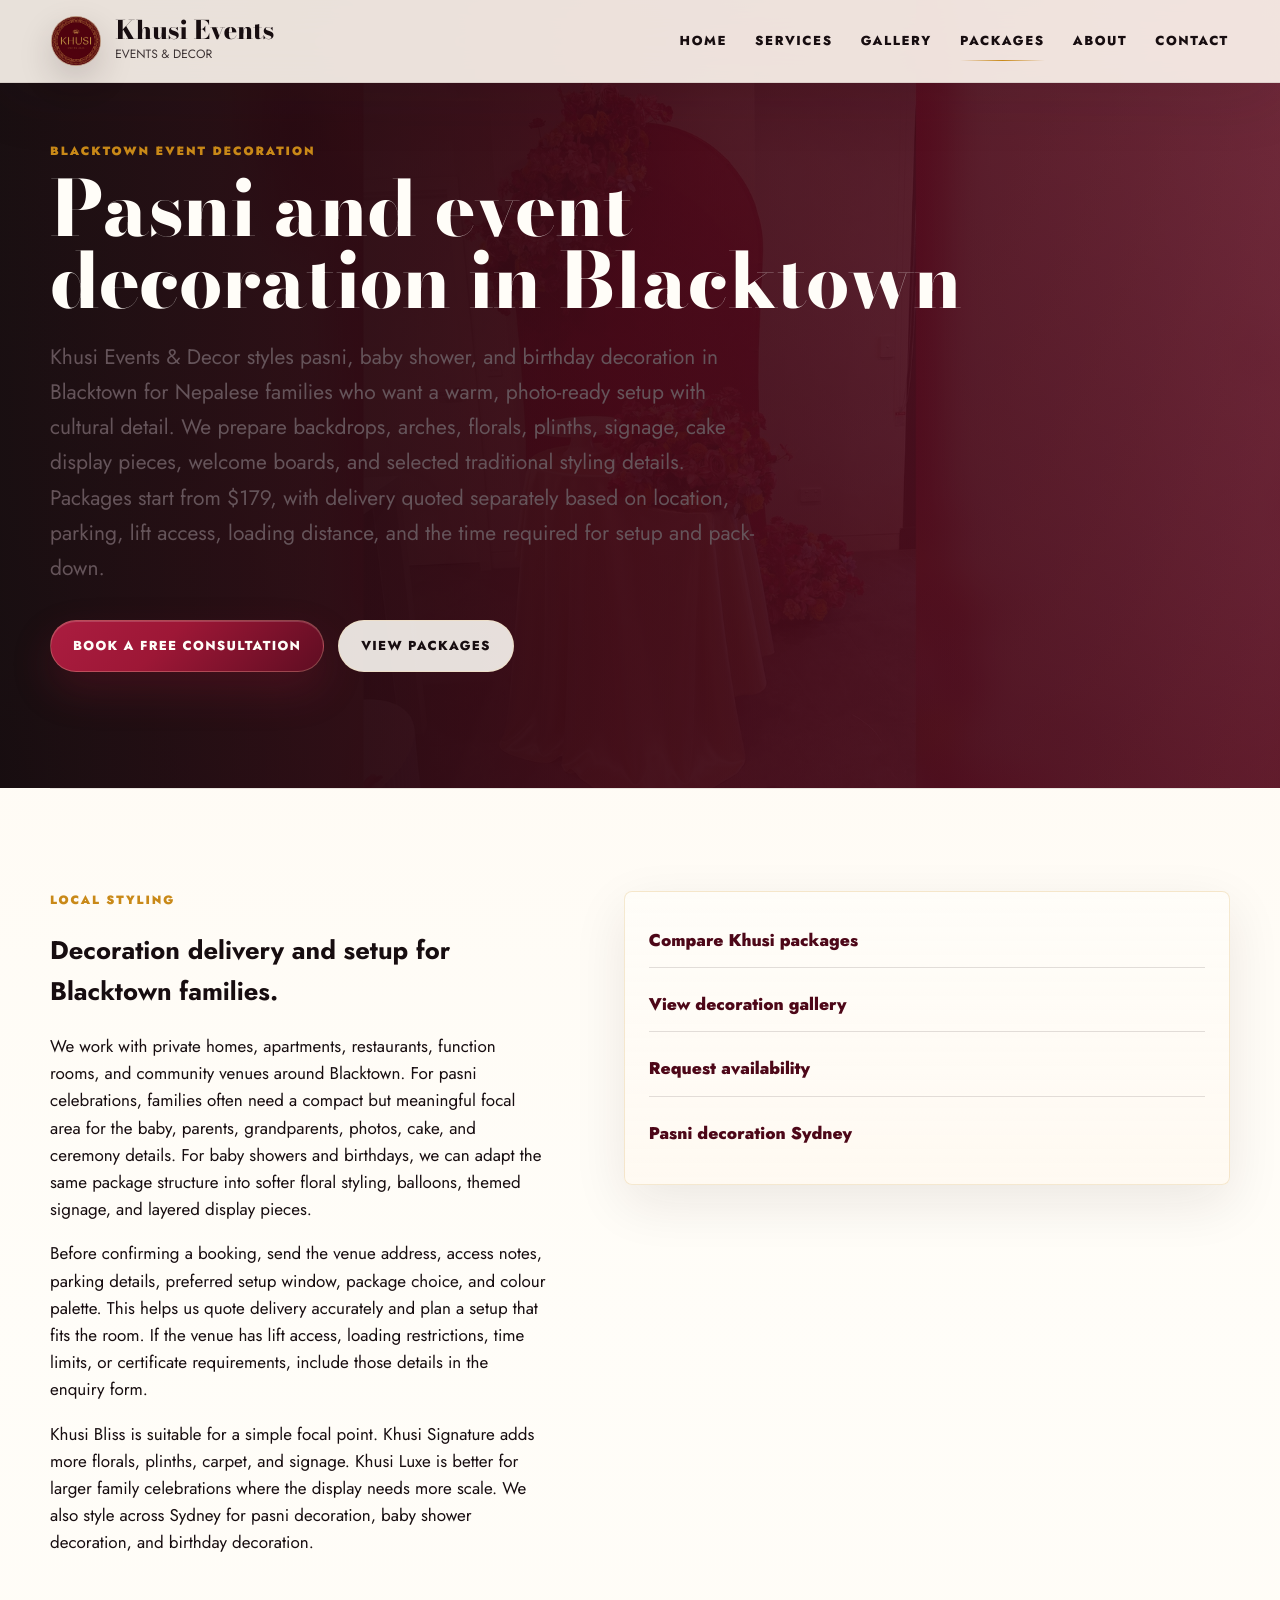
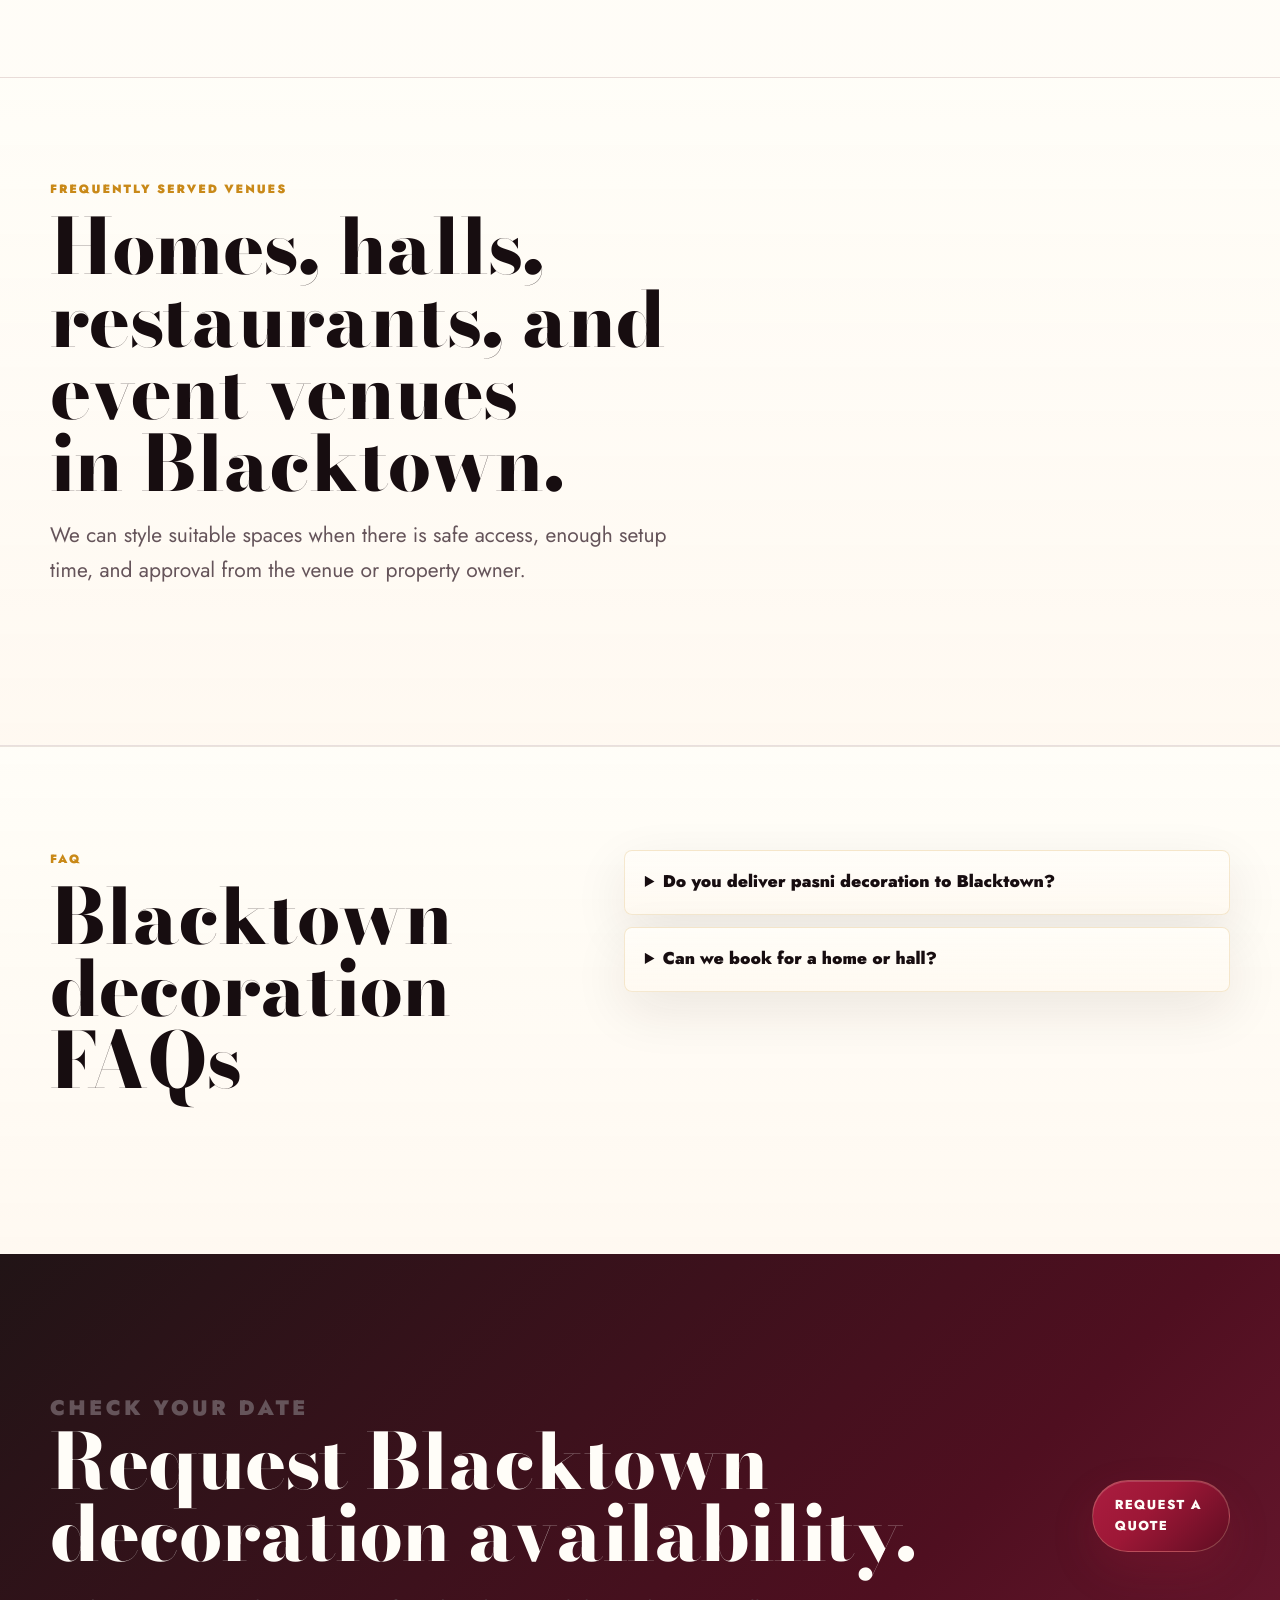
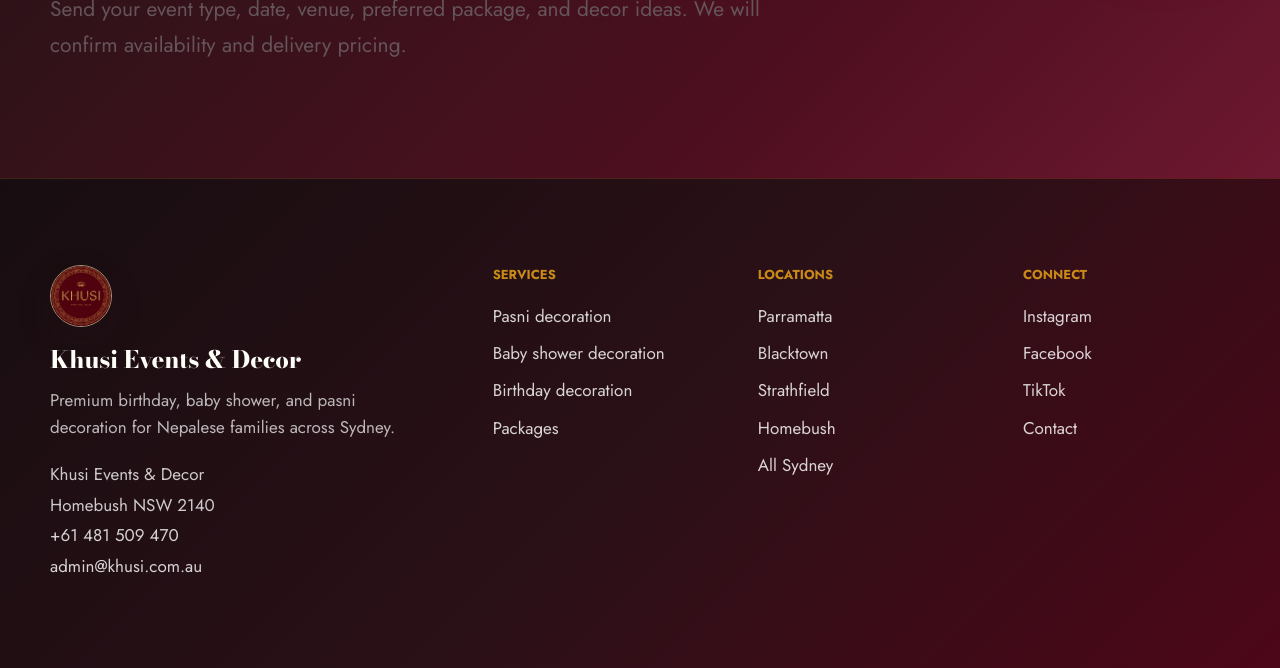
<file: pasni-decoration-blacktown.html>
<!doctype html>
<html lang="en">
  <head>
    <meta charset="UTF-8" />
    <meta name="viewport" content="width=device-width, initial-scale=1.0" />
    <title>Pasni Decoration Blacktown | Nepalese Event Decor | Khusi</title>
    <meta name="description" content="Pasni, baby shower & birthday decoration in Blacktown — bespoke setups for Nepalese families with delivery and styling included. Packages from $179." />
    <link rel="canonical" href="https://www.khusi.com.au/pasni-decoration-blacktown" />
    <meta name="robots" content="index, follow" />
    <meta property="og:title" content="Pasni Decoration Blacktown | Nepalese Event Decor | Khusi" />
    <meta property="og:description" content="Pasni, baby shower & birthday decoration in Blacktown — bespoke setups for Nepalese families with delivery and styling included. Packages from $179." />
    <meta property="og:type" content="website" />
    <meta property="og:url" content="https://www.khusi.com.au/pasni-decoration-blacktown" />
    <meta property="og:image" content="https://www.khusi.com.au/assets/khusi-events-social-card.jpg" />
    <meta property="og:image:width" content="1200" />
    <meta property="og:image:height" content="630" />
    <meta property="og:site_name" content="Khusi Events &amp; Decor" />
    <meta property="og:locale" content="en_AU" />
    <meta name="twitter:card" content="summary_large_image" />
    <meta name="twitter:title" content="Pasni Decoration Blacktown | Nepalese Event Decor | Khusi" />
    <meta name="twitter:description" content="Pasni, baby shower & birthday decoration in Blacktown — bespoke setups for Nepalese families with delivery and styling included. Packages from $179." />
    <meta name="twitter:image" content="https://www.khusi.com.au/assets/khusi-events-social-card.jpg" />
    <meta name="theme-color" content="#8f1d35" />
    <link rel="icon" type="image/png" href="./assets/khusi-logo.png" />
    <link rel="stylesheet" href="./styles.css" />
    <script type="application/ld+json">
{
      "@context": "https://schema.org",
      "@graph": [
            {
                  "@type": "BreadcrumbList",
                  "@id": "https://www.khusi.com.au/pasni-decoration-blacktown#breadcrumb",
                  "itemListElement": [
                        {
                              "@type": "ListItem",
                              "position": 1,
                              "name": "Home",
                              "item": "https://www.khusi.com.au/"
                        },
                        {
                              "@type": "ListItem",
                              "position": 2,
                              "name": "Blacktown",
                              "item": "https://www.khusi.com.au/pasni-decoration-blacktown"
                        }
                  ]
            },
            {
                  "@type": "Service",
                  "@id": "https://www.khusi.com.au/pasni-decoration-blacktown#service",
                  "name": "Pasni and event decoration in Blacktown",
                  "serviceType": "Event decoration",
                  "provider": {
                        "@id": "https://www.khusi.com.au/#business"
                  },
                  "areaServed": {
                        "@type": "Place",
                        "name": "Blacktown"
                  },
                  "offers": {
                        "@type": "Offer",
                        "price": "179",
                        "priceCurrency": "AUD",
                        "url": "https://www.khusi.com.au/packages"
                  }
            },
            {
                  "@type": "FAQPage",
                  "@id": "https://www.khusi.com.au/pasni-decoration-blacktown#faq",
                  "mainEntity": [
                        {
                              "@type": "Question",
                              "name": "Do you deliver pasni decoration to Blacktown?",
                              "acceptedAnswer": {
                                    "@type": "Answer",
                                    "text": "Yes. Khusi Events & Decor delivers and styles pasni, baby shower, and birthday decoration in Blacktown, with delivery quoted based on venue access and setup complexity."
                              }
                        },
                        {
                              "@type": "Question",
                              "name": "Can we book for a home or hall?",
                              "acceptedAnswer": {
                                    "@type": "Answer",
                                    "text": "Yes. We style private homes, community halls, restaurants, and licensed venues when access and setup timing are suitable."
                              }
                        },
                        {
                              "@type": "Question",
                              "name": "Which package should we choose?",
                              "acceptedAnswer": {
                                    "@type": "Answer",
                                    "text": "Khusi Bliss suits a clean focal setup, Signature adds more layers and signage, and Luxe is best for larger family celebrations with a premium display."
                              }
                        }
                  ]
            }
      ]
}
    </script>
  </head>
  <body>
    <header class="site-header is-scrolled is-fixed-light">
      <a class="brand" href="./index.html#top" aria-label="Khusi Events and Decor home">
        <img class="brand-mark" src="./assets/khusi-logo.png" alt="" />
        <span>
          <strong>Khusi Events</strong>
          <small>Events &amp; Decor</small>
        </span>
      </a>

      <button class="nav-toggle" type="button" aria-label="Open navigation" aria-expanded="false">
        <span></span>
        <span></span>
      </button>

      <nav class="site-nav" aria-label="Primary navigation">
        <a href="./index.html#top">Home</a>
        <a href="./index.html#services">Services</a>
        <a href="./gallery.html">Gallery</a>
        <a href="./packages.html" aria-current="page">Packages</a>
        <a href="./index.html#about">About</a>
        <a href="./contact.html">Contact</a>
      </nav>
    </header>
    <main id="top" class="seo-service-page">
      <section class="service-page-hero" aria-labelledby="page-title">
        <div class="section-inner">
          <p class="section-kicker">Blacktown event decoration</p>
          <h1 id="page-title">Pasni and event decoration in Blacktown</h1>
          <p>Khusi Events &amp; Decor styles pasni, baby shower, and birthday decoration in Blacktown for Nepalese families who want a warm, photo-ready setup with cultural detail. We prepare backdrops, arches, florals, plinths, signage, cake display pieces, welcome boards, and selected traditional styling details. Packages start from $179, with delivery quoted separately based on location, parking, lift access, loading distance, and the time required for setup and pack-down.</p>
          <div class="hero-actions">
            <a class="button primary" href="./contact.html">Book a free consultation</a>
            <a class="button secondary light" href="./packages.html">View packages</a>
          </div>
        </div>
      </section>
      <section class="section-inner seo-content-block">
        <div class="seo-two-column">
          <div>
            <p class="section-kicker">Local styling</p>
            <h2>Decoration delivery and setup for Blacktown families.</h2>
            <p>We work with private homes, apartments, restaurants, function rooms, and community venues around Blacktown. For pasni celebrations, families often need a compact but meaningful focal area for the baby, parents, grandparents, photos, cake, and ceremony details. For baby showers and birthdays, we can adapt the same package structure into softer floral styling, balloons, themed signage, and layered display pieces.</p>
            <p>Before confirming a booking, send the venue address, access notes, parking details, preferred setup window, package choice, and colour palette. This helps us quote delivery accurately and plan a setup that fits the room. If the venue has lift access, loading restrictions, time limits, or certificate requirements, include those details in the enquiry form.</p>
            <p>Khusi Bliss is suitable for a simple focal point. Khusi Signature adds more florals, plinths, carpet, and signage. Khusi Luxe is better for larger family celebrations where the display needs more scale. We also style across Sydney for <a href="./pasni-decoration-sydney.html">pasni decoration</a>, <a href="./baby-shower-decoration-sydney.html">baby shower decoration</a>, and <a href="./birthday-decoration-sydney.html">birthday decoration</a>.</p>
          </div>
          <div class="seo-link-list">
            <a href="./packages.html">Compare Khusi packages</a>
            <a href="./gallery.html">View decoration gallery</a>
            <a href="./contact.html">Request availability</a>
            <a href="./pasni-decoration-sydney.html">Pasni decoration Sydney</a>
          </div>
        </div>
      </section>
      <section class="service-inclusions section-band">
        <div class="section-inner">
          <div class="section-heading compact">
            <p class="section-kicker">Frequently served venues</p>
            <h2>Homes, halls, restaurants, and event venues in Blacktown.</h2>
            <p>We can style suitable spaces when there is safe access, enough setup time, and approval from the venue or property owner.</p>
          </div>
        </div>
      </section>
      <section class="faq-section section-band" id="faq" aria-labelledby="suburb-faq-title">
        <div class="section-inner faq-layout">
          <div class="section-heading compact">
            <p class="section-kicker">FAQ</p>
            <h2 id="suburb-faq-title">Blacktown decoration FAQs</h2>
          </div>
          <div class="faq-list">
            <details><summary>Do you deliver pasni decoration to Blacktown?</summary><p>Yes. Khusi Events & Decor delivers and styles pasni, baby shower, and birthday decoration in Blacktown, with delivery quoted based on venue access and setup complexity.</p></details>
            <details><summary>Can we book for a home or hall?</summary><p>Yes. We style private homes, community halls, restaurants, and licensed venues when access and setup timing are suitable.</p></details>
            <details><summary>Which package should we choose?</summary><p>Khusi Bliss suits a clean focal setup, Signature adds more layers and signage, and Luxe is best for larger family celebrations with a premium display.</p></details>
          </div>
        </div>
      </section>
      <section class="service-cta">
        <div class="section-inner service-cta-inner">
          <div>
            <p class="section-kicker">Check your date</p>
            <h2>Request Blacktown decoration availability.</h2>
            <p>Send your event type, date, venue, preferred package, and decor ideas. We will confirm availability and delivery pricing.</p>
          </div>
          <a class="button primary" href="./contact.html">Request a quote</a>
        </div>
      </section>
    </main>
    <footer class="site-footer">
      <div class="section-inner expanded-footer">
        <div class="footer-brand">
          <img src="./assets/khusi-logo.png" alt="" />
          <strong>Khusi Events &amp; Decor</strong>
          <p>Premium birthday, baby shower, and pasni decoration for Nepalese families across Sydney.</p>
          <address>
            Khusi Events &amp; Decor<br />
            Homebush NSW 2140<br />
            <a href="tel:+61481509470">+61 481 509 470</a><br />
            <a href="mailto:admin@khusi.com.au">admin@khusi.com.au</a>
          </address>
        </div>
        <nav class="footer-column" aria-label="Footer services">
          <h2>Services</h2>
          <a href="./pasni-decoration-sydney.html">Pasni decoration</a>
          <a href="./baby-shower-decoration-sydney.html">Baby shower decoration</a>
          <a href="./birthday-decoration-sydney.html">Birthday decoration</a>
          <a href="./packages.html">Packages</a>
        </nav>
        <nav class="footer-column" aria-label="Footer locations">
          <h2>Locations</h2>
          <a href="./pasni-decoration-parramatta.html">Parramatta</a>
          <a href="./pasni-decoration-blacktown.html">Blacktown</a>
          <a href="./pasni-decoration-strathfield.html">Strathfield</a>
          <a href="./pasni-decoration-homebush.html">Homebush</a>
          <a href="./pasni-decoration-sydney.html">All Sydney</a>
        </nav>
        <nav class="footer-column" aria-label="Footer connect">
          <h2>Connect</h2>
          <a href="https://www.instagram.com/khusieventsanddecor/" target="_blank" rel="noreferrer">Instagram</a>
          <a href="https://www.facebook.com/people/Khusi-Events-and-Decor/61587530312788/" target="_blank" rel="noreferrer">Facebook</a>
          <a href="https://www.tiktok.com/@khusieventsanddecor07" target="_blank" rel="noreferrer">TikTok</a>
          <a href="./contact.html">Contact</a>
        </nav>
      </div>
    </footer>
    <script src="./script.js"></script>
  </body>
</html>
</file>
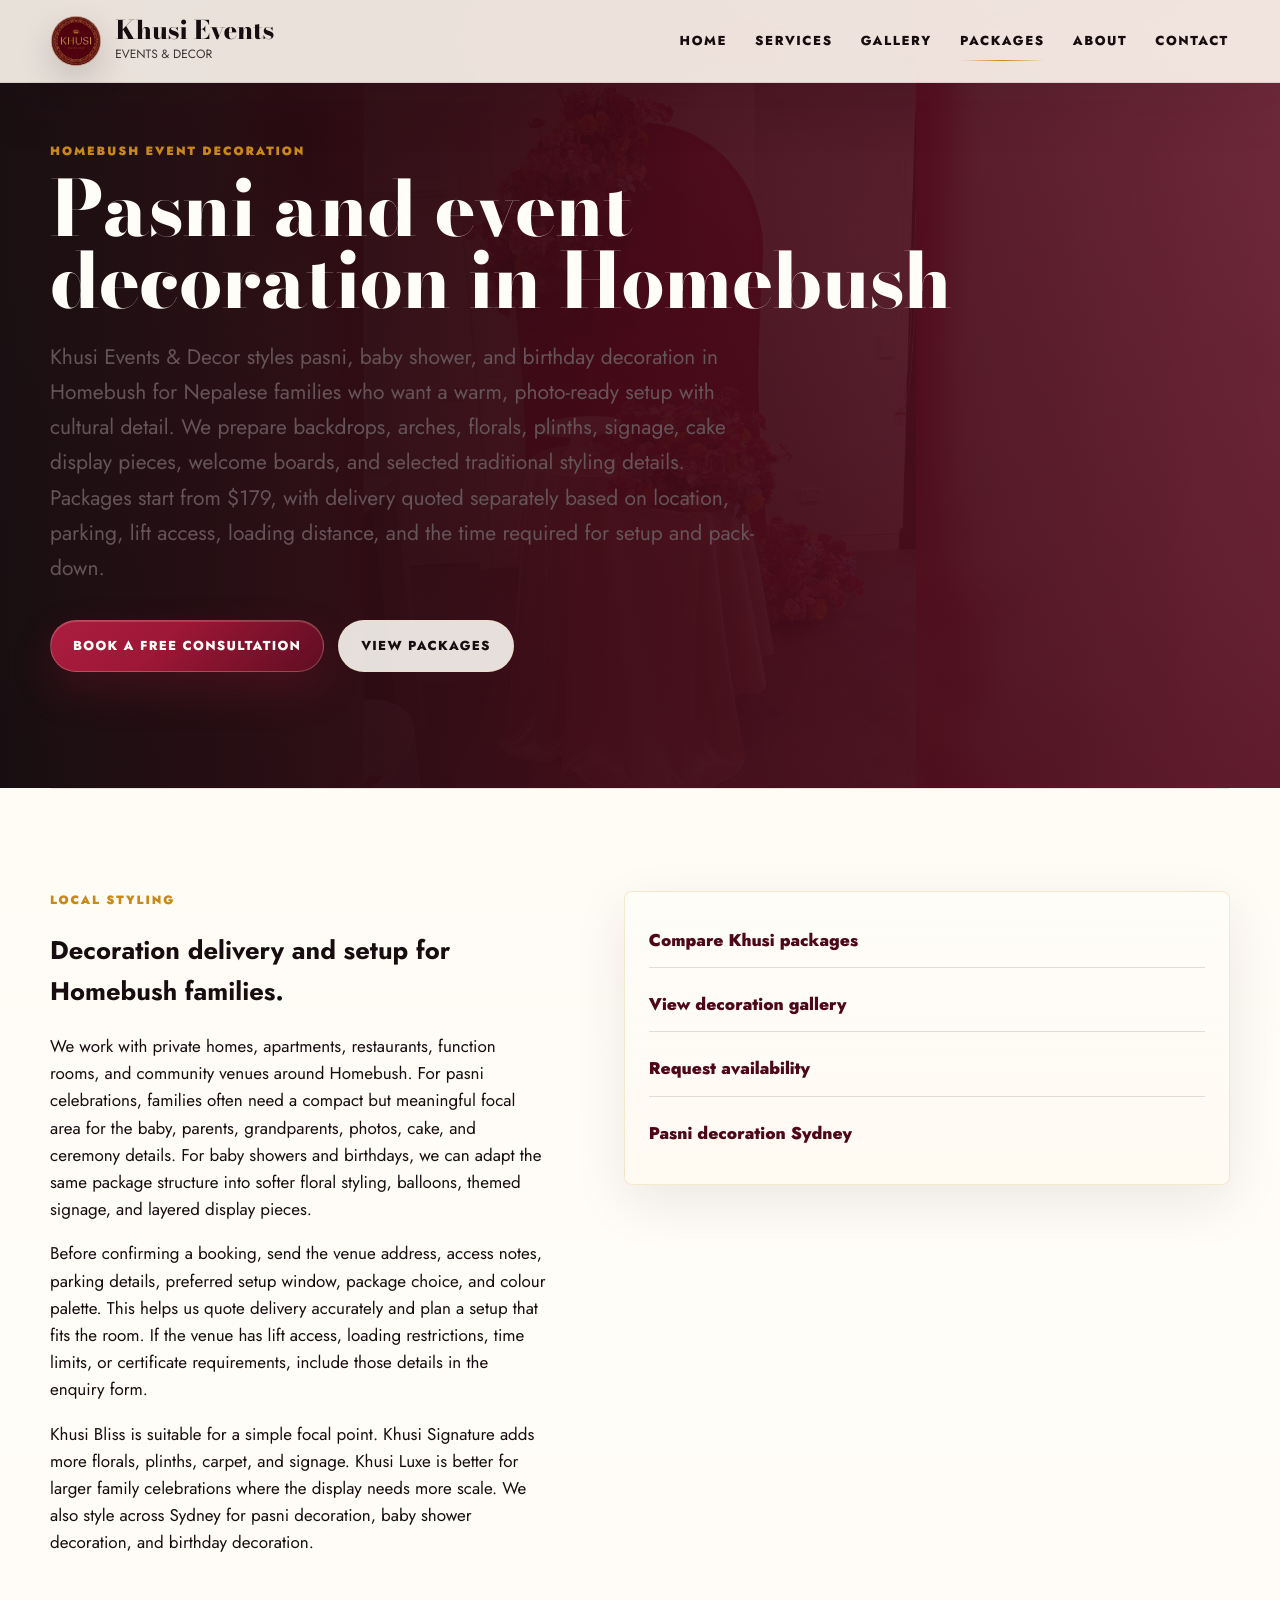
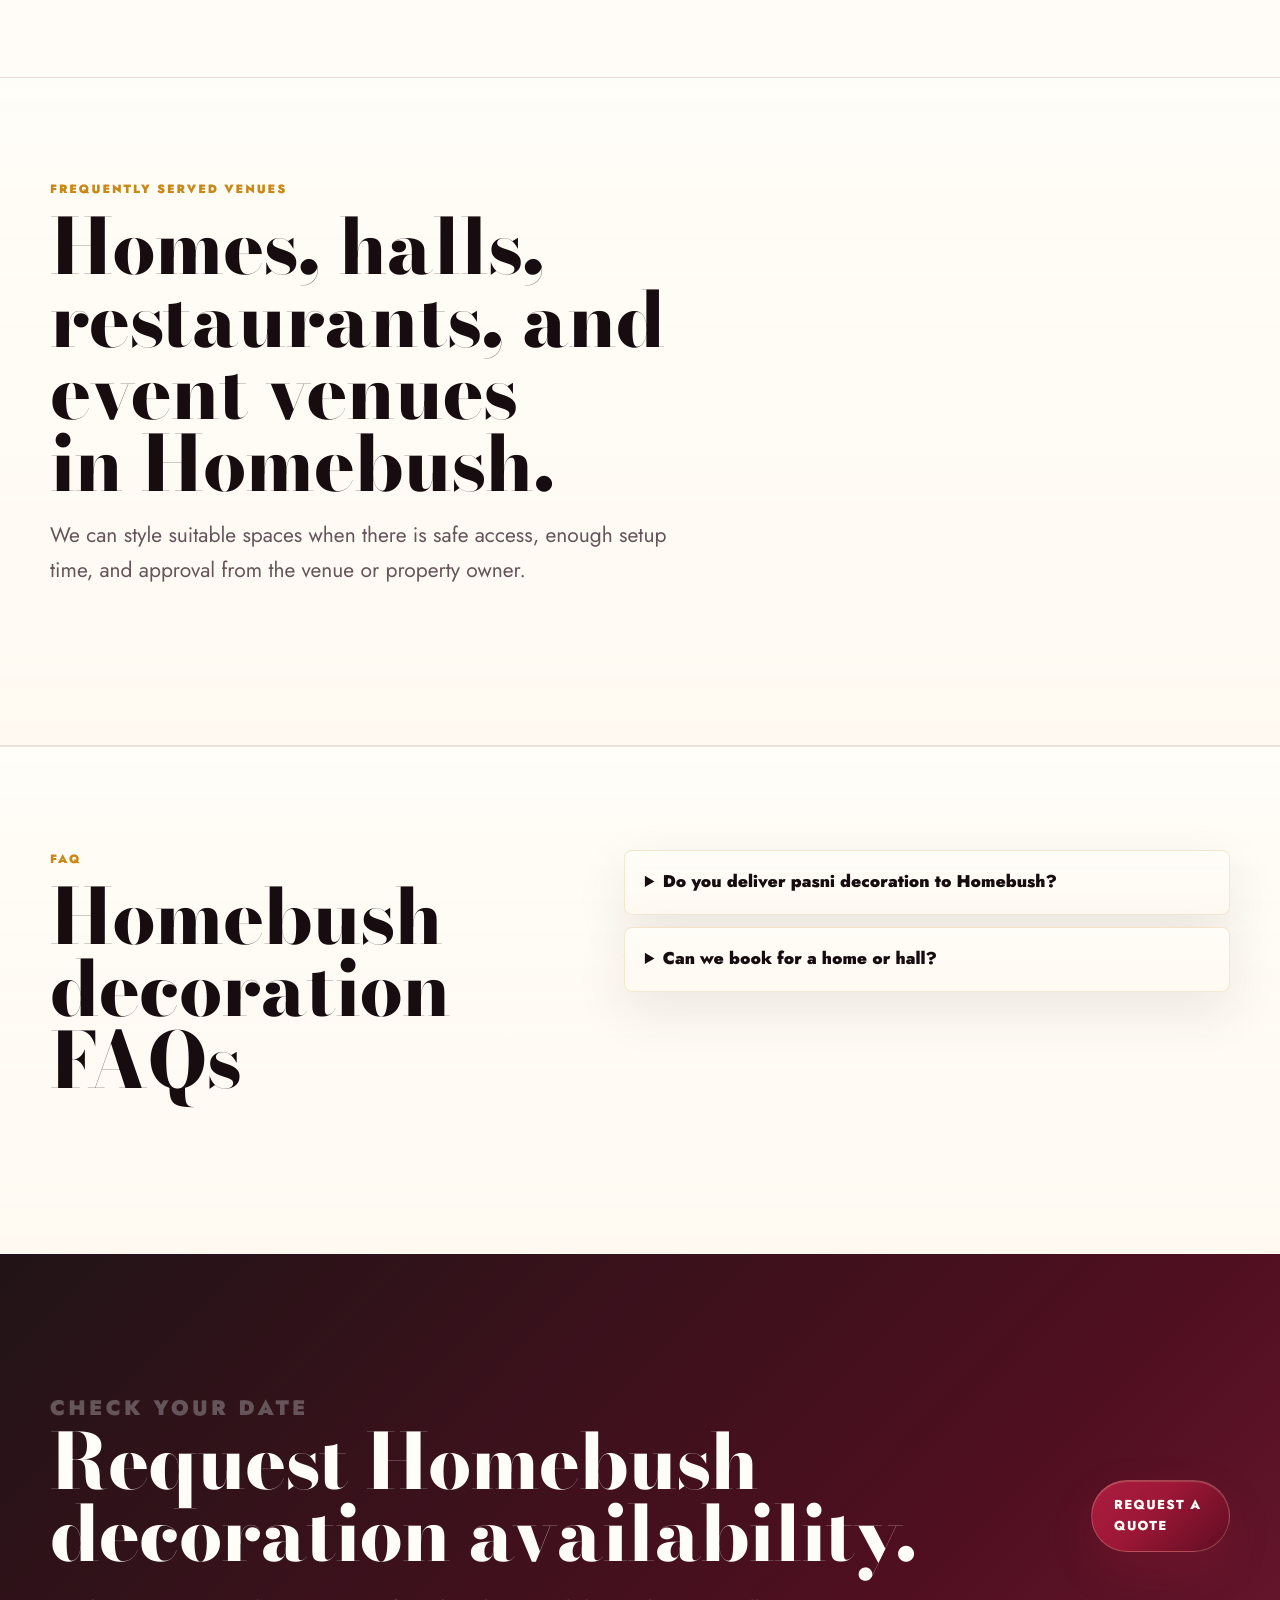
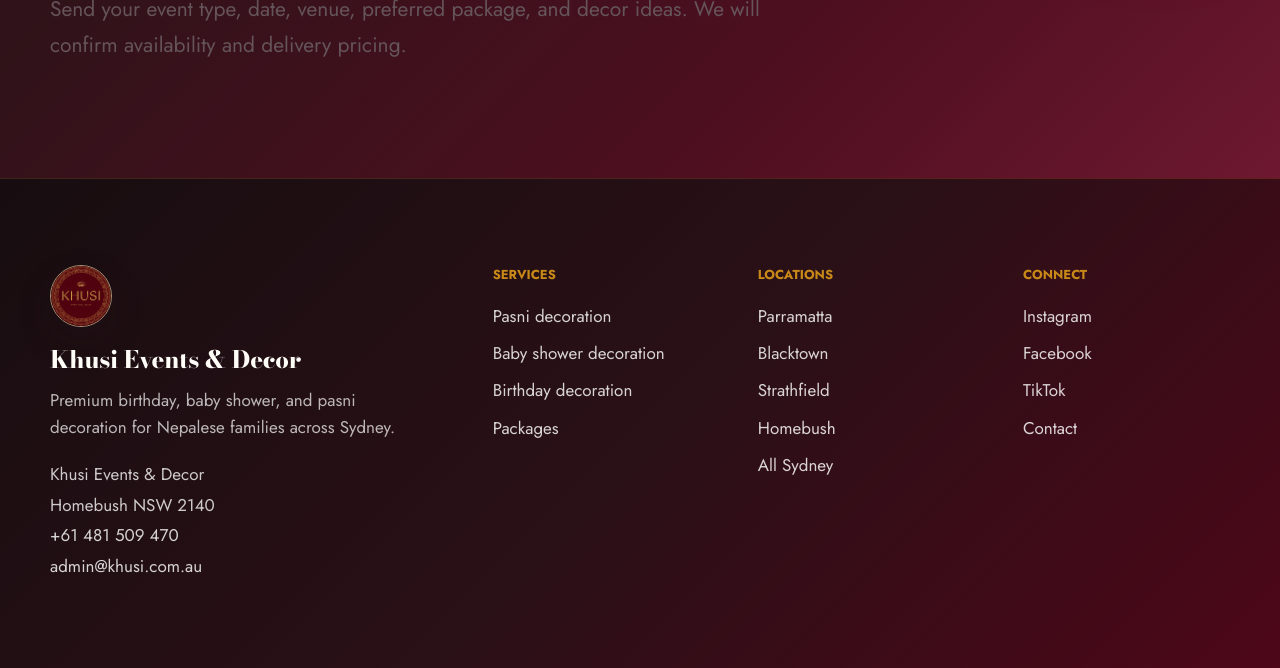
<file: pasni-decoration-homebush.html>
<!doctype html>
<html lang="en">
  <head>
    <meta charset="UTF-8" />
    <meta name="viewport" content="width=device-width, initial-scale=1.0" />
    <title>Pasni Decoration Homebush | Nepalese Event Decor | Khusi</title>
    <meta name="description" content="Pasni, baby shower & birthday decoration in Homebush — bespoke setups for Nepalese families with delivery and styling included. Packages from $179." />
    <link rel="canonical" href="https://www.khusi.com.au/pasni-decoration-homebush" />
    <meta name="robots" content="index, follow" />
    <meta property="og:title" content="Pasni Decoration Homebush | Nepalese Event Decor | Khusi" />
    <meta property="og:description" content="Pasni, baby shower & birthday decoration in Homebush — bespoke setups for Nepalese families with delivery and styling included. Packages from $179." />
    <meta property="og:type" content="website" />
    <meta property="og:url" content="https://www.khusi.com.au/pasni-decoration-homebush" />
    <meta property="og:image" content="https://www.khusi.com.au/assets/khusi-events-social-card.jpg" />
    <meta property="og:image:width" content="1200" />
    <meta property="og:image:height" content="630" />
    <meta property="og:site_name" content="Khusi Events &amp; Decor" />
    <meta property="og:locale" content="en_AU" />
    <meta name="twitter:card" content="summary_large_image" />
    <meta name="twitter:title" content="Pasni Decoration Homebush | Nepalese Event Decor | Khusi" />
    <meta name="twitter:description" content="Pasni, baby shower & birthday decoration in Homebush — bespoke setups for Nepalese families with delivery and styling included. Packages from $179." />
    <meta name="twitter:image" content="https://www.khusi.com.au/assets/khusi-events-social-card.jpg" />
    <meta name="theme-color" content="#8f1d35" />
    <link rel="icon" type="image/png" href="./assets/khusi-logo.png" />
    <link rel="stylesheet" href="./styles.css" />
    <script type="application/ld+json">
{
      "@context": "https://schema.org",
      "@graph": [
            {
                  "@type": "BreadcrumbList",
                  "@id": "https://www.khusi.com.au/pasni-decoration-homebush#breadcrumb",
                  "itemListElement": [
                        {
                              "@type": "ListItem",
                              "position": 1,
                              "name": "Home",
                              "item": "https://www.khusi.com.au/"
                        },
                        {
                              "@type": "ListItem",
                              "position": 2,
                              "name": "Homebush",
                              "item": "https://www.khusi.com.au/pasni-decoration-homebush"
                        }
                  ]
            },
            {
                  "@type": "Service",
                  "@id": "https://www.khusi.com.au/pasni-decoration-homebush#service",
                  "name": "Pasni and event decoration in Homebush",
                  "serviceType": "Event decoration",
                  "provider": {
                        "@id": "https://www.khusi.com.au/#business"
                  },
                  "areaServed": {
                        "@type": "Place",
                        "name": "Homebush"
                  },
                  "offers": {
                        "@type": "Offer",
                        "price": "179",
                        "priceCurrency": "AUD",
                        "url": "https://www.khusi.com.au/packages"
                  }
            },
            {
                  "@type": "FAQPage",
                  "@id": "https://www.khusi.com.au/pasni-decoration-homebush#faq",
                  "mainEntity": [
                        {
                              "@type": "Question",
                              "name": "Do you deliver pasni decoration to Homebush?",
                              "acceptedAnswer": {
                                    "@type": "Answer",
                                    "text": "Yes. Khusi Events & Decor delivers and styles pasni, baby shower, and birthday decoration in Homebush, with delivery quoted based on venue access and setup complexity."
                              }
                        },
                        {
                              "@type": "Question",
                              "name": "Can we book for a home or hall?",
                              "acceptedAnswer": {
                                    "@type": "Answer",
                                    "text": "Yes. We style private homes, community halls, restaurants, and licensed venues when access and setup timing are suitable."
                              }
                        },
                        {
                              "@type": "Question",
                              "name": "Which package should we choose?",
                              "acceptedAnswer": {
                                    "@type": "Answer",
                                    "text": "Khusi Bliss suits a clean focal setup, Signature adds more layers and signage, and Luxe is best for larger family celebrations with a premium display."
                              }
                        }
                  ]
            }
      ]
}
    </script>
  </head>
  <body>
    <header class="site-header is-scrolled is-fixed-light">
      <a class="brand" href="./index.html#top" aria-label="Khusi Events and Decor home">
        <img class="brand-mark" src="./assets/khusi-logo.png" alt="" />
        <span>
          <strong>Khusi Events</strong>
          <small>Events &amp; Decor</small>
        </span>
      </a>

      <button class="nav-toggle" type="button" aria-label="Open navigation" aria-expanded="false">
        <span></span>
        <span></span>
      </button>

      <nav class="site-nav" aria-label="Primary navigation">
        <a href="./index.html#top">Home</a>
        <a href="./index.html#services">Services</a>
        <a href="./gallery.html">Gallery</a>
        <a href="./packages.html" aria-current="page">Packages</a>
        <a href="./index.html#about">About</a>
        <a href="./contact.html">Contact</a>
      </nav>
    </header>
    <main id="top" class="seo-service-page">
      <section class="service-page-hero" aria-labelledby="page-title">
        <div class="section-inner">
          <p class="section-kicker">Homebush event decoration</p>
          <h1 id="page-title">Pasni and event decoration in Homebush</h1>
          <p>Khusi Events &amp; Decor styles pasni, baby shower, and birthday decoration in Homebush for Nepalese families who want a warm, photo-ready setup with cultural detail. We prepare backdrops, arches, florals, plinths, signage, cake display pieces, welcome boards, and selected traditional styling details. Packages start from $179, with delivery quoted separately based on location, parking, lift access, loading distance, and the time required for setup and pack-down.</p>
          <div class="hero-actions">
            <a class="button primary" href="./contact.html">Book a free consultation</a>
            <a class="button secondary light" href="./packages.html">View packages</a>
          </div>
        </div>
      </section>
      <section class="section-inner seo-content-block">
        <div class="seo-two-column">
          <div>
            <p class="section-kicker">Local styling</p>
            <h2>Decoration delivery and setup for Homebush families.</h2>
            <p>We work with private homes, apartments, restaurants, function rooms, and community venues around Homebush. For pasni celebrations, families often need a compact but meaningful focal area for the baby, parents, grandparents, photos, cake, and ceremony details. For baby showers and birthdays, we can adapt the same package structure into softer floral styling, balloons, themed signage, and layered display pieces.</p>
            <p>Before confirming a booking, send the venue address, access notes, parking details, preferred setup window, package choice, and colour palette. This helps us quote delivery accurately and plan a setup that fits the room. If the venue has lift access, loading restrictions, time limits, or certificate requirements, include those details in the enquiry form.</p>
            <p>Khusi Bliss is suitable for a simple focal point. Khusi Signature adds more florals, plinths, carpet, and signage. Khusi Luxe is better for larger family celebrations where the display needs more scale. We also style across Sydney for <a href="./pasni-decoration-sydney.html">pasni decoration</a>, <a href="./baby-shower-decoration-sydney.html">baby shower decoration</a>, and <a href="./birthday-decoration-sydney.html">birthday decoration</a>.</p>
          </div>
          <div class="seo-link-list">
            <a href="./packages.html">Compare Khusi packages</a>
            <a href="./gallery.html">View decoration gallery</a>
            <a href="./contact.html">Request availability</a>
            <a href="./pasni-decoration-sydney.html">Pasni decoration Sydney</a>
          </div>
        </div>
      </section>
      <section class="service-inclusions section-band">
        <div class="section-inner">
          <div class="section-heading compact">
            <p class="section-kicker">Frequently served venues</p>
            <h2>Homes, halls, restaurants, and event venues in Homebush.</h2>
            <p>We can style suitable spaces when there is safe access, enough setup time, and approval from the venue or property owner.</p>
          </div>
        </div>
      </section>
      <section class="faq-section section-band" id="faq" aria-labelledby="suburb-faq-title">
        <div class="section-inner faq-layout">
          <div class="section-heading compact">
            <p class="section-kicker">FAQ</p>
            <h2 id="suburb-faq-title">Homebush decoration FAQs</h2>
          </div>
          <div class="faq-list">
            <details><summary>Do you deliver pasni decoration to Homebush?</summary><p>Yes. Khusi Events & Decor delivers and styles pasni, baby shower, and birthday decoration in Homebush, with delivery quoted based on venue access and setup complexity.</p></details>
            <details><summary>Can we book for a home or hall?</summary><p>Yes. We style private homes, community halls, restaurants, and licensed venues when access and setup timing are suitable.</p></details>
            <details><summary>Which package should we choose?</summary><p>Khusi Bliss suits a clean focal setup, Signature adds more layers and signage, and Luxe is best for larger family celebrations with a premium display.</p></details>
          </div>
        </div>
      </section>
      <section class="service-cta">
        <div class="section-inner service-cta-inner">
          <div>
            <p class="section-kicker">Check your date</p>
            <h2>Request Homebush decoration availability.</h2>
            <p>Send your event type, date, venue, preferred package, and decor ideas. We will confirm availability and delivery pricing.</p>
          </div>
          <a class="button primary" href="./contact.html">Request a quote</a>
        </div>
      </section>
    </main>
    <footer class="site-footer">
      <div class="section-inner expanded-footer">
        <div class="footer-brand">
          <img src="./assets/khusi-logo.png" alt="" />
          <strong>Khusi Events &amp; Decor</strong>
          <p>Premium birthday, baby shower, and pasni decoration for Nepalese families across Sydney.</p>
          <address>
            Khusi Events &amp; Decor<br />
            Homebush NSW 2140<br />
            <a href="tel:+61481509470">+61 481 509 470</a><br />
            <a href="mailto:admin@khusi.com.au">admin@khusi.com.au</a>
          </address>
        </div>
        <nav class="footer-column" aria-label="Footer services">
          <h2>Services</h2>
          <a href="./pasni-decoration-sydney.html">Pasni decoration</a>
          <a href="./baby-shower-decoration-sydney.html">Baby shower decoration</a>
          <a href="./birthday-decoration-sydney.html">Birthday decoration</a>
          <a href="./packages.html">Packages</a>
        </nav>
        <nav class="footer-column" aria-label="Footer locations">
          <h2>Locations</h2>
          <a href="./pasni-decoration-parramatta.html">Parramatta</a>
          <a href="./pasni-decoration-blacktown.html">Blacktown</a>
          <a href="./pasni-decoration-strathfield.html">Strathfield</a>
          <a href="./pasni-decoration-homebush.html">Homebush</a>
          <a href="./pasni-decoration-sydney.html">All Sydney</a>
        </nav>
        <nav class="footer-column" aria-label="Footer connect">
          <h2>Connect</h2>
          <a href="https://www.instagram.com/khusieventsanddecor/" target="_blank" rel="noreferrer">Instagram</a>
          <a href="https://www.facebook.com/people/Khusi-Events-and-Decor/61587530312788/" target="_blank" rel="noreferrer">Facebook</a>
          <a href="https://www.tiktok.com/@khusieventsanddecor07" target="_blank" rel="noreferrer">TikTok</a>
          <a href="./contact.html">Contact</a>
        </nav>
      </div>
    </footer>
    <script src="./script.js"></script>
  </body>
</html>
</file>
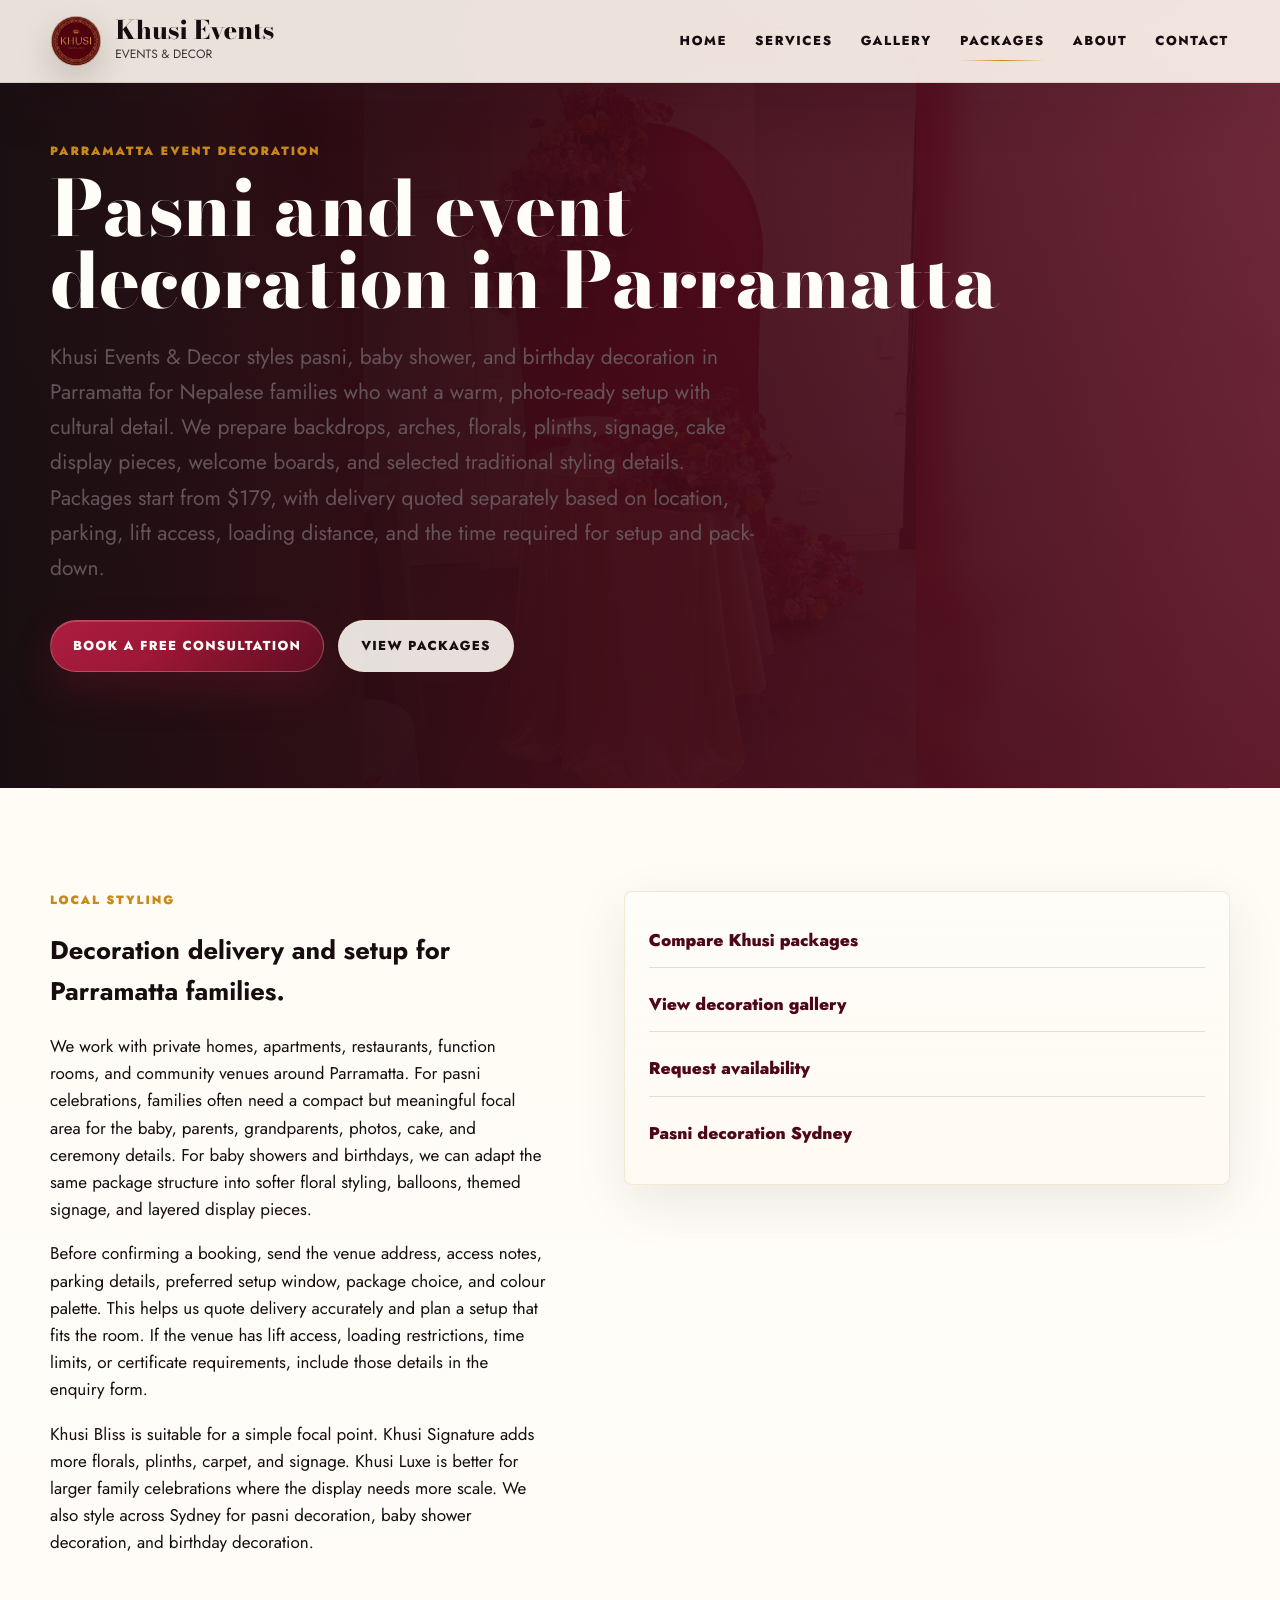
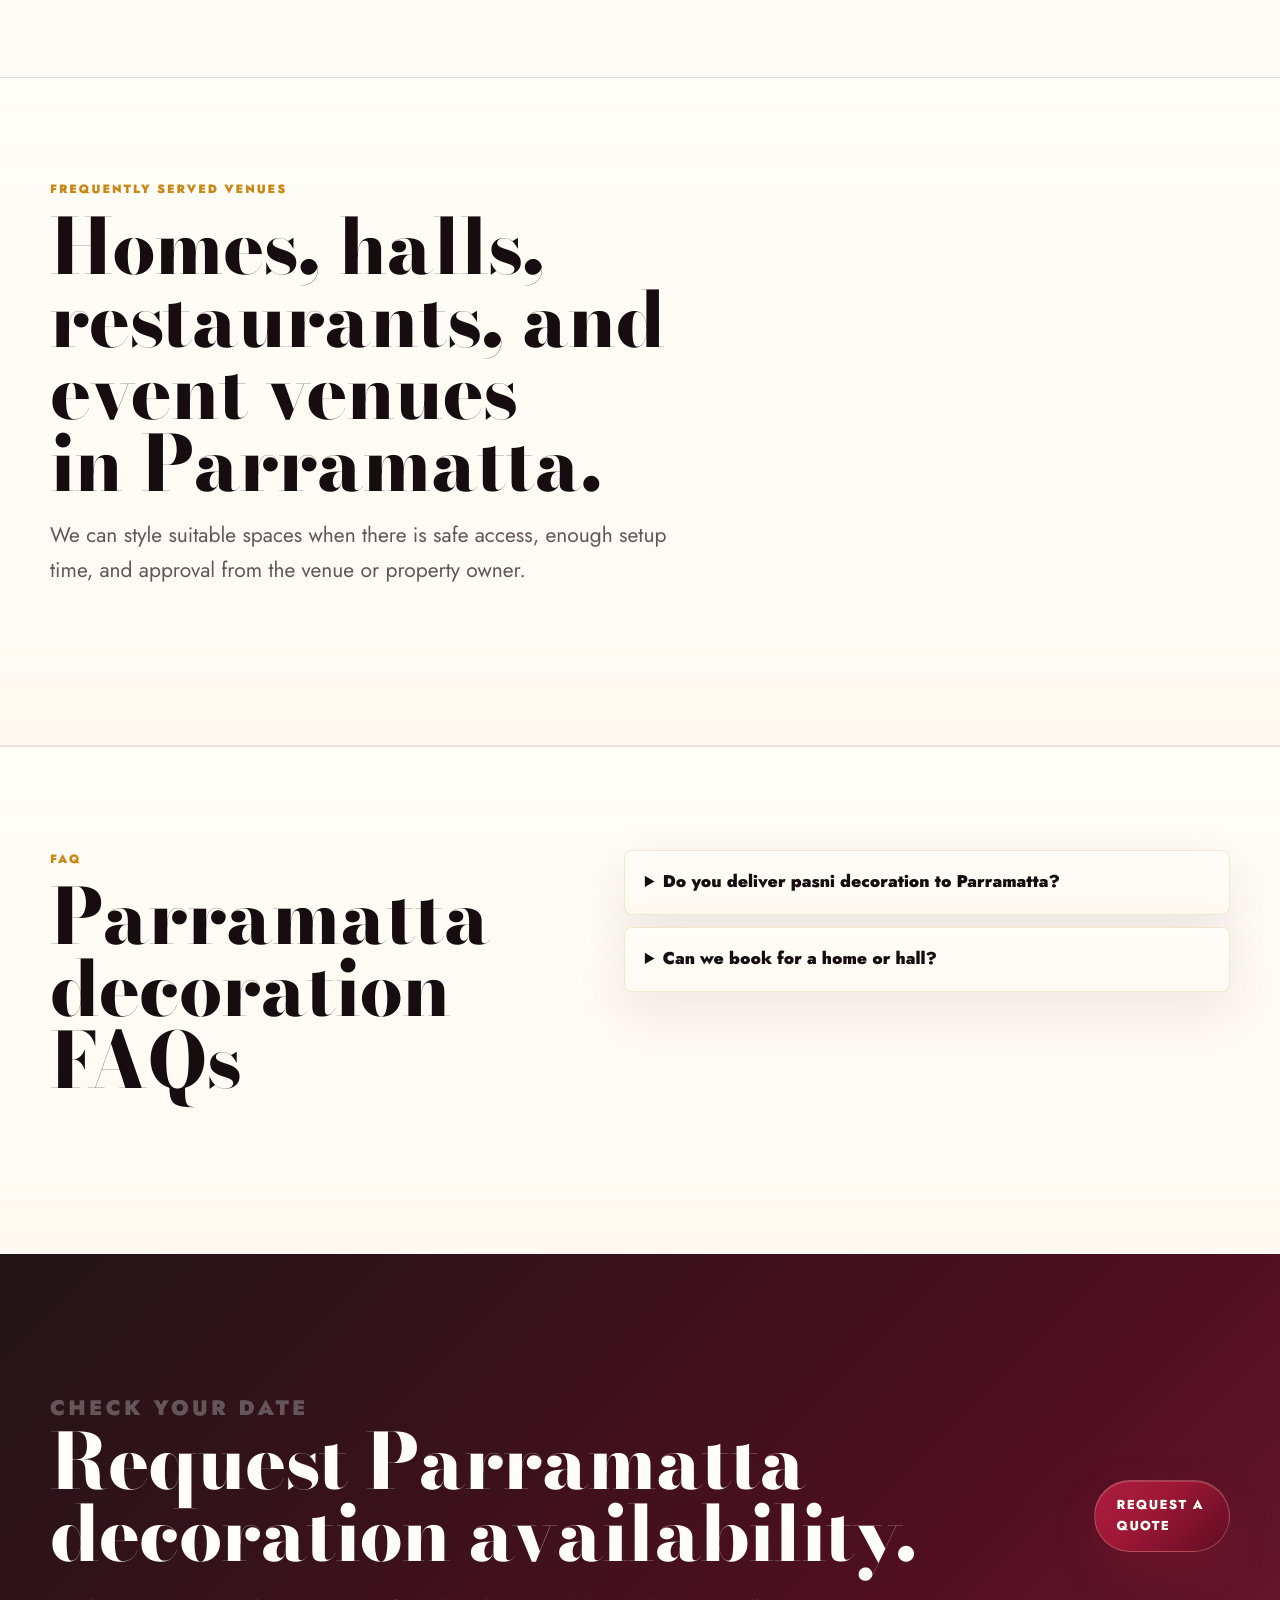
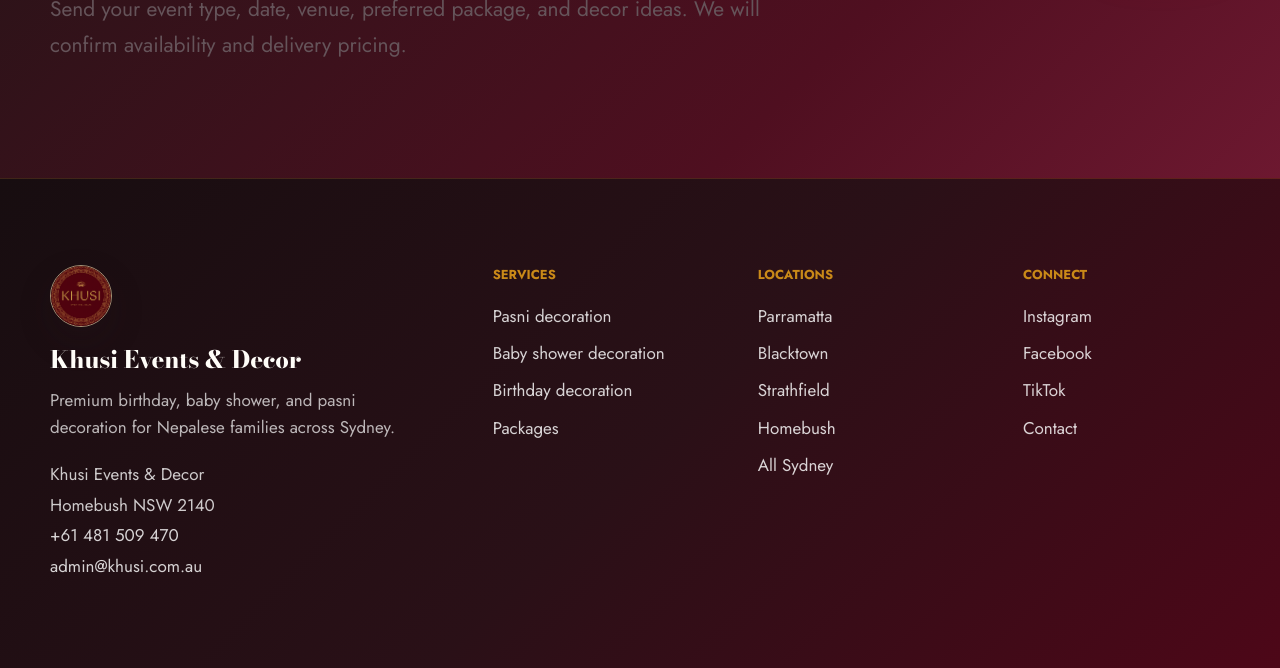
<file: pasni-decoration-parramatta.html>
<!doctype html>
<html lang="en">
  <head>
    <meta charset="UTF-8" />
    <meta name="viewport" content="width=device-width, initial-scale=1.0" />
    <title>Pasni Decoration Parramatta | Nepalese Event Decor | Khusi</title>
    <meta name="description" content="Pasni, baby shower & birthday decoration in Parramatta — bespoke setups for Nepalese families with delivery and styling included. Packages from $179." />
    <link rel="canonical" href="https://www.khusi.com.au/pasni-decoration-parramatta" />
    <meta name="robots" content="index, follow" />
    <meta property="og:title" content="Pasni Decoration Parramatta | Nepalese Event Decor | Khusi" />
    <meta property="og:description" content="Pasni, baby shower & birthday decoration in Parramatta — bespoke setups for Nepalese families with delivery and styling included. Packages from $179." />
    <meta property="og:type" content="website" />
    <meta property="og:url" content="https://www.khusi.com.au/pasni-decoration-parramatta" />
    <meta property="og:image" content="https://www.khusi.com.au/assets/khusi-events-social-card.jpg" />
    <meta property="og:image:width" content="1200" />
    <meta property="og:image:height" content="630" />
    <meta property="og:site_name" content="Khusi Events &amp; Decor" />
    <meta property="og:locale" content="en_AU" />
    <meta name="twitter:card" content="summary_large_image" />
    <meta name="twitter:title" content="Pasni Decoration Parramatta | Nepalese Event Decor | Khusi" />
    <meta name="twitter:description" content="Pasni, baby shower & birthday decoration in Parramatta — bespoke setups for Nepalese families with delivery and styling included. Packages from $179." />
    <meta name="twitter:image" content="https://www.khusi.com.au/assets/khusi-events-social-card.jpg" />
    <meta name="theme-color" content="#8f1d35" />
    <link rel="icon" type="image/png" href="./assets/khusi-logo.png" />
    <link rel="stylesheet" href="./styles.css" />
    <script type="application/ld+json">
{
      "@context": "https://schema.org",
      "@graph": [
            {
                  "@type": "BreadcrumbList",
                  "@id": "https://www.khusi.com.au/pasni-decoration-parramatta#breadcrumb",
                  "itemListElement": [
                        {
                              "@type": "ListItem",
                              "position": 1,
                              "name": "Home",
                              "item": "https://www.khusi.com.au/"
                        },
                        {
                              "@type": "ListItem",
                              "position": 2,
                              "name": "Parramatta",
                              "item": "https://www.khusi.com.au/pasni-decoration-parramatta"
                        }
                  ]
            },
            {
                  "@type": "Service",
                  "@id": "https://www.khusi.com.au/pasni-decoration-parramatta#service",
                  "name": "Pasni and event decoration in Parramatta",
                  "serviceType": "Event decoration",
                  "provider": {
                        "@id": "https://www.khusi.com.au/#business"
                  },
                  "areaServed": {
                        "@type": "Place",
                        "name": "Parramatta"
                  },
                  "offers": {
                        "@type": "Offer",
                        "price": "179",
                        "priceCurrency": "AUD",
                        "url": "https://www.khusi.com.au/packages"
                  }
            },
            {
                  "@type": "FAQPage",
                  "@id": "https://www.khusi.com.au/pasni-decoration-parramatta#faq",
                  "mainEntity": [
                        {
                              "@type": "Question",
                              "name": "Do you deliver pasni decoration to Parramatta?",
                              "acceptedAnswer": {
                                    "@type": "Answer",
                                    "text": "Yes. Khusi Events & Decor delivers and styles pasni, baby shower, and birthday decoration in Parramatta, with delivery quoted based on venue access and setup complexity."
                              }
                        },
                        {
                              "@type": "Question",
                              "name": "Can we book for a home or hall?",
                              "acceptedAnswer": {
                                    "@type": "Answer",
                                    "text": "Yes. We style private homes, community halls, restaurants, and licensed venues when access and setup timing are suitable."
                              }
                        },
                        {
                              "@type": "Question",
                              "name": "Which package should we choose?",
                              "acceptedAnswer": {
                                    "@type": "Answer",
                                    "text": "Khusi Bliss suits a clean focal setup, Signature adds more layers and signage, and Luxe is best for larger family celebrations with a premium display."
                              }
                        }
                  ]
            }
      ]
}
    </script>
  </head>
  <body>
    <header class="site-header is-scrolled is-fixed-light">
      <a class="brand" href="./index.html#top" aria-label="Khusi Events and Decor home">
        <img class="brand-mark" src="./assets/khusi-logo.png" alt="" />
        <span>
          <strong>Khusi Events</strong>
          <small>Events &amp; Decor</small>
        </span>
      </a>

      <button class="nav-toggle" type="button" aria-label="Open navigation" aria-expanded="false">
        <span></span>
        <span></span>
      </button>

      <nav class="site-nav" aria-label="Primary navigation">
        <a href="./index.html#top">Home</a>
        <a href="./index.html#services">Services</a>
        <a href="./gallery.html">Gallery</a>
        <a href="./packages.html" aria-current="page">Packages</a>
        <a href="./index.html#about">About</a>
        <a href="./contact.html">Contact</a>
      </nav>
    </header>
    <main id="top" class="seo-service-page">
      <section class="service-page-hero" aria-labelledby="page-title">
        <div class="section-inner">
          <p class="section-kicker">Parramatta event decoration</p>
          <h1 id="page-title">Pasni and event decoration in Parramatta</h1>
          <p>Khusi Events &amp; Decor styles pasni, baby shower, and birthday decoration in Parramatta for Nepalese families who want a warm, photo-ready setup with cultural detail. We prepare backdrops, arches, florals, plinths, signage, cake display pieces, welcome boards, and selected traditional styling details. Packages start from $179, with delivery quoted separately based on location, parking, lift access, loading distance, and the time required for setup and pack-down.</p>
          <div class="hero-actions">
            <a class="button primary" href="./contact.html">Book a free consultation</a>
            <a class="button secondary light" href="./packages.html">View packages</a>
          </div>
        </div>
      </section>
      <section class="section-inner seo-content-block">
        <div class="seo-two-column">
          <div>
            <p class="section-kicker">Local styling</p>
            <h2>Decoration delivery and setup for Parramatta families.</h2>
            <p>We work with private homes, apartments, restaurants, function rooms, and community venues around Parramatta. For pasni celebrations, families often need a compact but meaningful focal area for the baby, parents, grandparents, photos, cake, and ceremony details. For baby showers and birthdays, we can adapt the same package structure into softer floral styling, balloons, themed signage, and layered display pieces.</p>
            <p>Before confirming a booking, send the venue address, access notes, parking details, preferred setup window, package choice, and colour palette. This helps us quote delivery accurately and plan a setup that fits the room. If the venue has lift access, loading restrictions, time limits, or certificate requirements, include those details in the enquiry form.</p>
            <p>Khusi Bliss is suitable for a simple focal point. Khusi Signature adds more florals, plinths, carpet, and signage. Khusi Luxe is better for larger family celebrations where the display needs more scale. We also style across Sydney for <a href="./pasni-decoration-sydney.html">pasni decoration</a>, <a href="./baby-shower-decoration-sydney.html">baby shower decoration</a>, and <a href="./birthday-decoration-sydney.html">birthday decoration</a>.</p>
          </div>
          <div class="seo-link-list">
            <a href="./packages.html">Compare Khusi packages</a>
            <a href="./gallery.html">View decoration gallery</a>
            <a href="./contact.html">Request availability</a>
            <a href="./pasni-decoration-sydney.html">Pasni decoration Sydney</a>
          </div>
        </div>
      </section>
      <section class="service-inclusions section-band">
        <div class="section-inner">
          <div class="section-heading compact">
            <p class="section-kicker">Frequently served venues</p>
            <h2>Homes, halls, restaurants, and event venues in Parramatta.</h2>
            <p>We can style suitable spaces when there is safe access, enough setup time, and approval from the venue or property owner.</p>
          </div>
        </div>
      </section>
      <section class="faq-section section-band" id="faq" aria-labelledby="suburb-faq-title">
        <div class="section-inner faq-layout">
          <div class="section-heading compact">
            <p class="section-kicker">FAQ</p>
            <h2 id="suburb-faq-title">Parramatta decoration FAQs</h2>
          </div>
          <div class="faq-list">
            <details><summary>Do you deliver pasni decoration to Parramatta?</summary><p>Yes. Khusi Events & Decor delivers and styles pasni, baby shower, and birthday decoration in Parramatta, with delivery quoted based on venue access and setup complexity.</p></details>
            <details><summary>Can we book for a home or hall?</summary><p>Yes. We style private homes, community halls, restaurants, and licensed venues when access and setup timing are suitable.</p></details>
            <details><summary>Which package should we choose?</summary><p>Khusi Bliss suits a clean focal setup, Signature adds more layers and signage, and Luxe is best for larger family celebrations with a premium display.</p></details>
          </div>
        </div>
      </section>
      <section class="service-cta">
        <div class="section-inner service-cta-inner">
          <div>
            <p class="section-kicker">Check your date</p>
            <h2>Request Parramatta decoration availability.</h2>
            <p>Send your event type, date, venue, preferred package, and decor ideas. We will confirm availability and delivery pricing.</p>
          </div>
          <a class="button primary" href="./contact.html">Request a quote</a>
        </div>
      </section>
    </main>
    <footer class="site-footer">
      <div class="section-inner expanded-footer">
        <div class="footer-brand">
          <img src="./assets/khusi-logo.png" alt="" />
          <strong>Khusi Events &amp; Decor</strong>
          <p>Premium birthday, baby shower, and pasni decoration for Nepalese families across Sydney.</p>
          <address>
            Khusi Events &amp; Decor<br />
            Homebush NSW 2140<br />
            <a href="tel:+61481509470">+61 481 509 470</a><br />
            <a href="mailto:admin@khusi.com.au">admin@khusi.com.au</a>
          </address>
        </div>
        <nav class="footer-column" aria-label="Footer services">
          <h2>Services</h2>
          <a href="./pasni-decoration-sydney.html">Pasni decoration</a>
          <a href="./baby-shower-decoration-sydney.html">Baby shower decoration</a>
          <a href="./birthday-decoration-sydney.html">Birthday decoration</a>
          <a href="./packages.html">Packages</a>
        </nav>
        <nav class="footer-column" aria-label="Footer locations">
          <h2>Locations</h2>
          <a href="./pasni-decoration-parramatta.html">Parramatta</a>
          <a href="./pasni-decoration-blacktown.html">Blacktown</a>
          <a href="./pasni-decoration-strathfield.html">Strathfield</a>
          <a href="./pasni-decoration-homebush.html">Homebush</a>
          <a href="./pasni-decoration-sydney.html">All Sydney</a>
        </nav>
        <nav class="footer-column" aria-label="Footer connect">
          <h2>Connect</h2>
          <a href="https://www.instagram.com/khusieventsanddecor/" target="_blank" rel="noreferrer">Instagram</a>
          <a href="https://www.facebook.com/people/Khusi-Events-and-Decor/61587530312788/" target="_blank" rel="noreferrer">Facebook</a>
          <a href="https://www.tiktok.com/@khusieventsanddecor07" target="_blank" rel="noreferrer">TikTok</a>
          <a href="./contact.html">Contact</a>
        </nav>
      </div>
    </footer>
    <script src="./script.js"></script>
  </body>
</html>
</file>
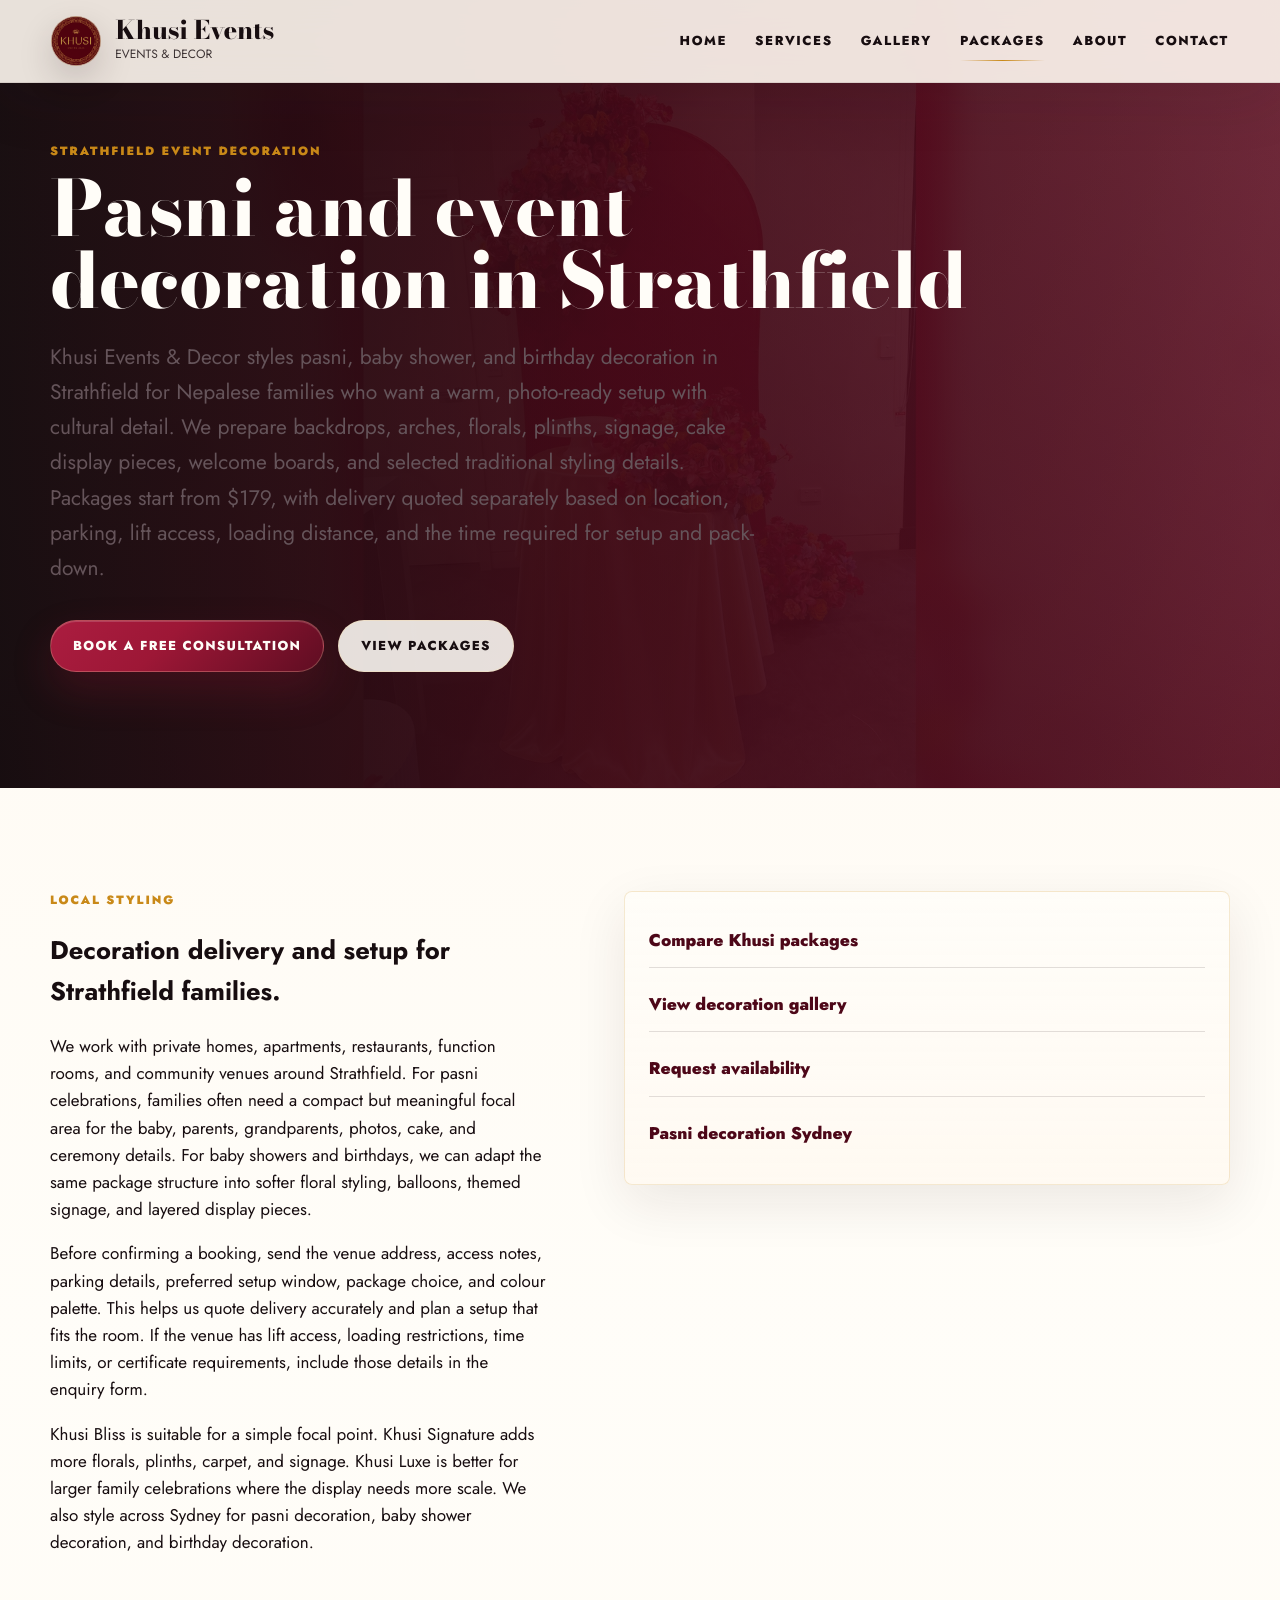
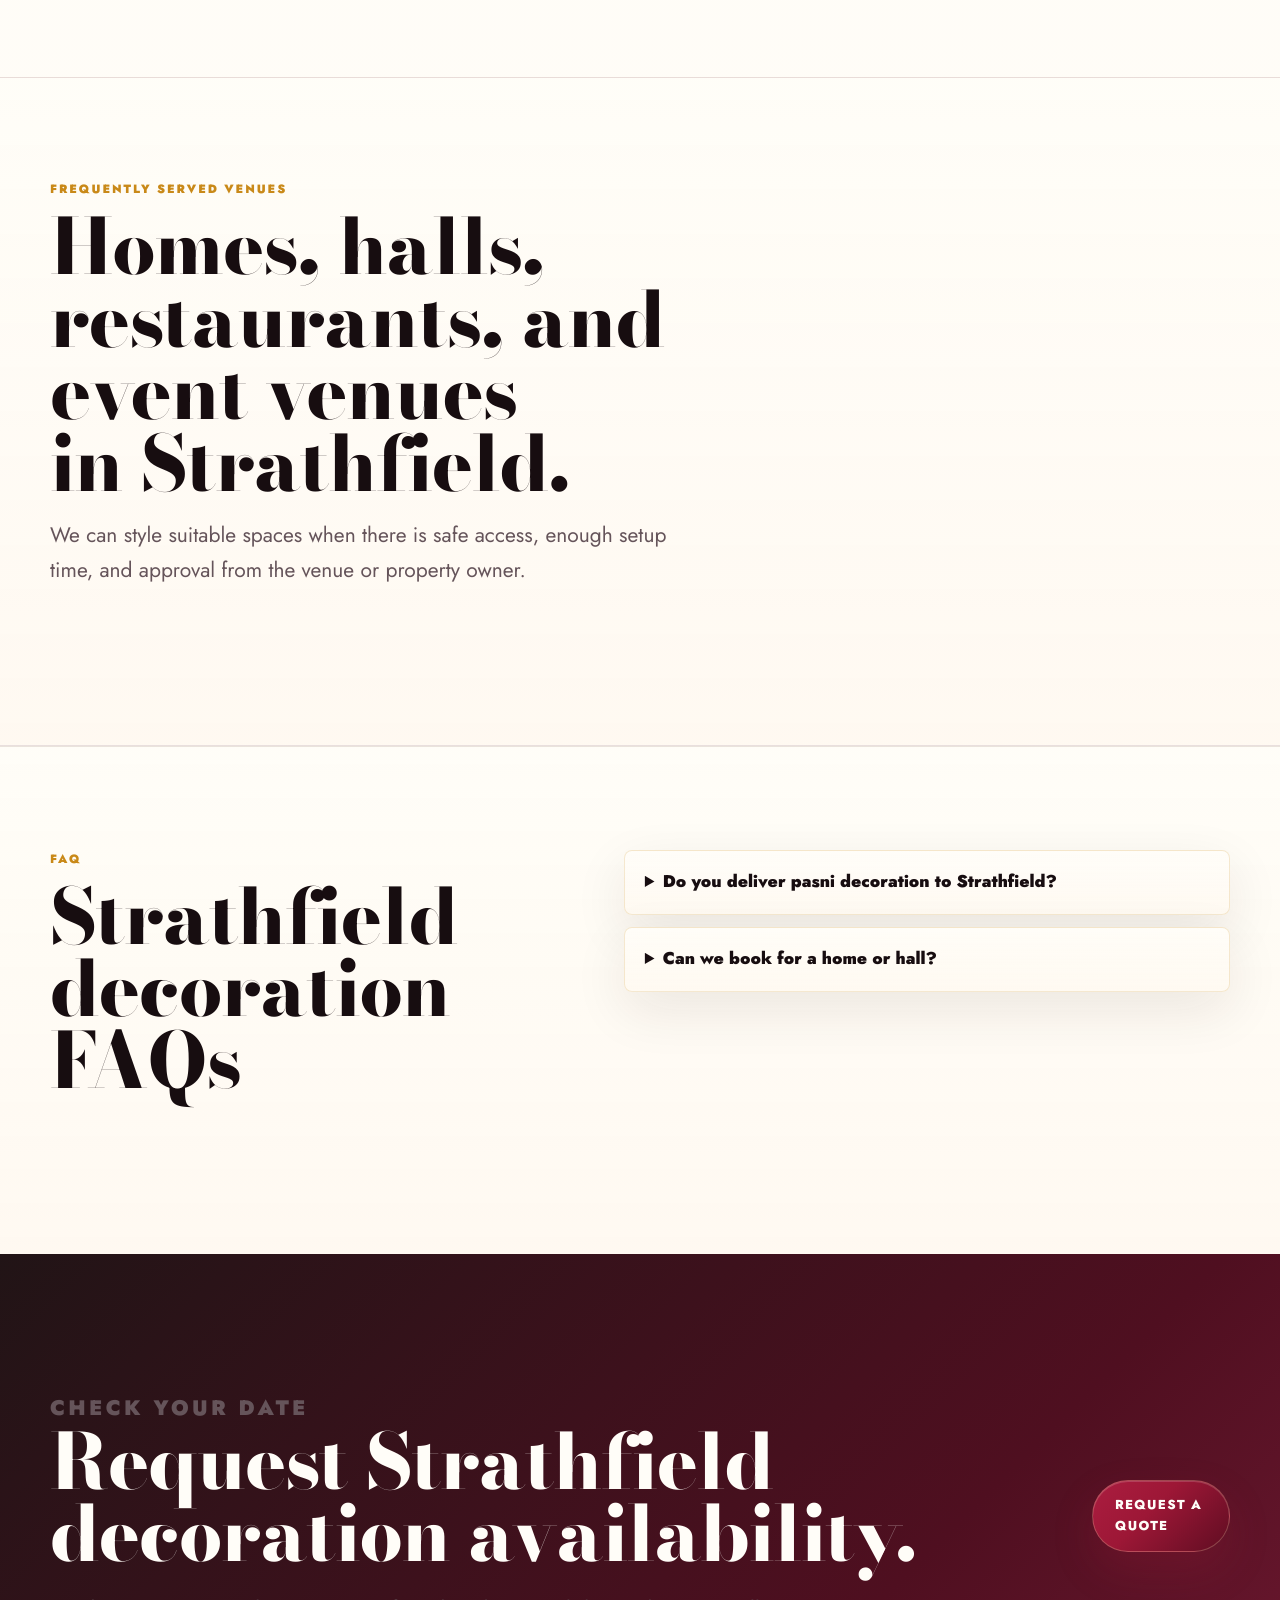
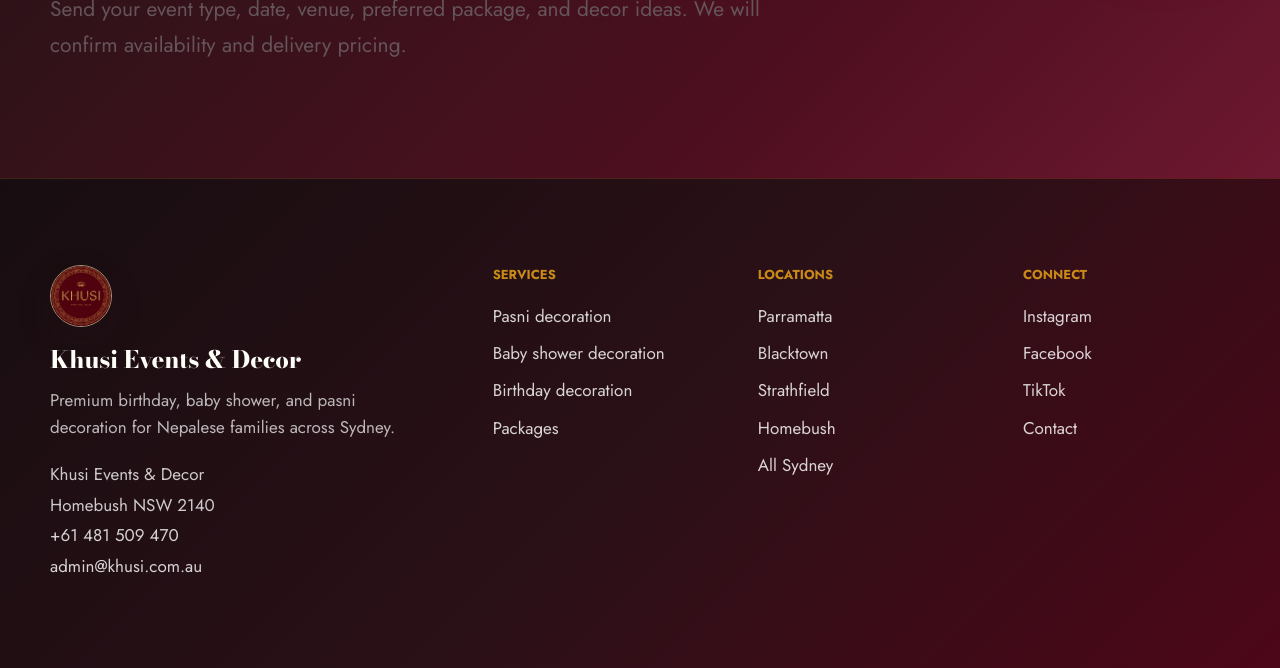
<file: pasni-decoration-strathfield.html>
<!doctype html>
<html lang="en">
  <head>
    <meta charset="UTF-8" />
    <meta name="viewport" content="width=device-width, initial-scale=1.0" />
    <title>Pasni Decoration Strathfield | Nepalese Event Decor | Khusi</title>
    <meta name="description" content="Pasni, baby shower & birthday decoration in Strathfield — bespoke setups for Nepalese families with delivery and styling included. Packages from $179." />
    <link rel="canonical" href="https://www.khusi.com.au/pasni-decoration-strathfield" />
    <meta name="robots" content="index, follow" />
    <meta property="og:title" content="Pasni Decoration Strathfield | Nepalese Event Decor | Khusi" />
    <meta property="og:description" content="Pasni, baby shower & birthday decoration in Strathfield — bespoke setups for Nepalese families with delivery and styling included. Packages from $179." />
    <meta property="og:type" content="website" />
    <meta property="og:url" content="https://www.khusi.com.au/pasni-decoration-strathfield" />
    <meta property="og:image" content="https://www.khusi.com.au/assets/khusi-events-social-card.jpg" />
    <meta property="og:image:width" content="1200" />
    <meta property="og:image:height" content="630" />
    <meta property="og:site_name" content="Khusi Events &amp; Decor" />
    <meta property="og:locale" content="en_AU" />
    <meta name="twitter:card" content="summary_large_image" />
    <meta name="twitter:title" content="Pasni Decoration Strathfield | Nepalese Event Decor | Khusi" />
    <meta name="twitter:description" content="Pasni, baby shower & birthday decoration in Strathfield — bespoke setups for Nepalese families with delivery and styling included. Packages from $179." />
    <meta name="twitter:image" content="https://www.khusi.com.au/assets/khusi-events-social-card.jpg" />
    <meta name="theme-color" content="#8f1d35" />
    <link rel="icon" type="image/png" href="./assets/khusi-logo.png" />
    <link rel="stylesheet" href="./styles.css" />
    <script type="application/ld+json">
{
      "@context": "https://schema.org",
      "@graph": [
            {
                  "@type": "BreadcrumbList",
                  "@id": "https://www.khusi.com.au/pasni-decoration-strathfield#breadcrumb",
                  "itemListElement": [
                        {
                              "@type": "ListItem",
                              "position": 1,
                              "name": "Home",
                              "item": "https://www.khusi.com.au/"
                        },
                        {
                              "@type": "ListItem",
                              "position": 2,
                              "name": "Strathfield",
                              "item": "https://www.khusi.com.au/pasni-decoration-strathfield"
                        }
                  ]
            },
            {
                  "@type": "Service",
                  "@id": "https://www.khusi.com.au/pasni-decoration-strathfield#service",
                  "name": "Pasni and event decoration in Strathfield",
                  "serviceType": "Event decoration",
                  "provider": {
                        "@id": "https://www.khusi.com.au/#business"
                  },
                  "areaServed": {
                        "@type": "Place",
                        "name": "Strathfield"
                  },
                  "offers": {
                        "@type": "Offer",
                        "price": "179",
                        "priceCurrency": "AUD",
                        "url": "https://www.khusi.com.au/packages"
                  }
            },
            {
                  "@type": "FAQPage",
                  "@id": "https://www.khusi.com.au/pasni-decoration-strathfield#faq",
                  "mainEntity": [
                        {
                              "@type": "Question",
                              "name": "Do you deliver pasni decoration to Strathfield?",
                              "acceptedAnswer": {
                                    "@type": "Answer",
                                    "text": "Yes. Khusi Events & Decor delivers and styles pasni, baby shower, and birthday decoration in Strathfield, with delivery quoted based on venue access and setup complexity."
                              }
                        },
                        {
                              "@type": "Question",
                              "name": "Can we book for a home or hall?",
                              "acceptedAnswer": {
                                    "@type": "Answer",
                                    "text": "Yes. We style private homes, community halls, restaurants, and licensed venues when access and setup timing are suitable."
                              }
                        },
                        {
                              "@type": "Question",
                              "name": "Which package should we choose?",
                              "acceptedAnswer": {
                                    "@type": "Answer",
                                    "text": "Khusi Bliss suits a clean focal setup, Signature adds more layers and signage, and Luxe is best for larger family celebrations with a premium display."
                              }
                        }
                  ]
            }
      ]
}
    </script>
  </head>
  <body>
    <header class="site-header is-scrolled is-fixed-light">
      <a class="brand" href="./index.html#top" aria-label="Khusi Events and Decor home">
        <img class="brand-mark" src="./assets/khusi-logo.png" alt="" />
        <span>
          <strong>Khusi Events</strong>
          <small>Events &amp; Decor</small>
        </span>
      </a>

      <button class="nav-toggle" type="button" aria-label="Open navigation" aria-expanded="false">
        <span></span>
        <span></span>
      </button>

      <nav class="site-nav" aria-label="Primary navigation">
        <a href="./index.html#top">Home</a>
        <a href="./index.html#services">Services</a>
        <a href="./gallery.html">Gallery</a>
        <a href="./packages.html" aria-current="page">Packages</a>
        <a href="./index.html#about">About</a>
        <a href="./contact.html">Contact</a>
      </nav>
    </header>
    <main id="top" class="seo-service-page">
      <section class="service-page-hero" aria-labelledby="page-title">
        <div class="section-inner">
          <p class="section-kicker">Strathfield event decoration</p>
          <h1 id="page-title">Pasni and event decoration in Strathfield</h1>
          <p>Khusi Events &amp; Decor styles pasni, baby shower, and birthday decoration in Strathfield for Nepalese families who want a warm, photo-ready setup with cultural detail. We prepare backdrops, arches, florals, plinths, signage, cake display pieces, welcome boards, and selected traditional styling details. Packages start from $179, with delivery quoted separately based on location, parking, lift access, loading distance, and the time required for setup and pack-down.</p>
          <div class="hero-actions">
            <a class="button primary" href="./contact.html">Book a free consultation</a>
            <a class="button secondary light" href="./packages.html">View packages</a>
          </div>
        </div>
      </section>
      <section class="section-inner seo-content-block">
        <div class="seo-two-column">
          <div>
            <p class="section-kicker">Local styling</p>
            <h2>Decoration delivery and setup for Strathfield families.</h2>
            <p>We work with private homes, apartments, restaurants, function rooms, and community venues around Strathfield. For pasni celebrations, families often need a compact but meaningful focal area for the baby, parents, grandparents, photos, cake, and ceremony details. For baby showers and birthdays, we can adapt the same package structure into softer floral styling, balloons, themed signage, and layered display pieces.</p>
            <p>Before confirming a booking, send the venue address, access notes, parking details, preferred setup window, package choice, and colour palette. This helps us quote delivery accurately and plan a setup that fits the room. If the venue has lift access, loading restrictions, time limits, or certificate requirements, include those details in the enquiry form.</p>
            <p>Khusi Bliss is suitable for a simple focal point. Khusi Signature adds more florals, plinths, carpet, and signage. Khusi Luxe is better for larger family celebrations where the display needs more scale. We also style across Sydney for <a href="./pasni-decoration-sydney.html">pasni decoration</a>, <a href="./baby-shower-decoration-sydney.html">baby shower decoration</a>, and <a href="./birthday-decoration-sydney.html">birthday decoration</a>.</p>
          </div>
          <div class="seo-link-list">
            <a href="./packages.html">Compare Khusi packages</a>
            <a href="./gallery.html">View decoration gallery</a>
            <a href="./contact.html">Request availability</a>
            <a href="./pasni-decoration-sydney.html">Pasni decoration Sydney</a>
          </div>
        </div>
      </section>
      <section class="service-inclusions section-band">
        <div class="section-inner">
          <div class="section-heading compact">
            <p class="section-kicker">Frequently served venues</p>
            <h2>Homes, halls, restaurants, and event venues in Strathfield.</h2>
            <p>We can style suitable spaces when there is safe access, enough setup time, and approval from the venue or property owner.</p>
          </div>
        </div>
      </section>
      <section class="faq-section section-band" id="faq" aria-labelledby="suburb-faq-title">
        <div class="section-inner faq-layout">
          <div class="section-heading compact">
            <p class="section-kicker">FAQ</p>
            <h2 id="suburb-faq-title">Strathfield decoration FAQs</h2>
          </div>
          <div class="faq-list">
            <details><summary>Do you deliver pasni decoration to Strathfield?</summary><p>Yes. Khusi Events & Decor delivers and styles pasni, baby shower, and birthday decoration in Strathfield, with delivery quoted based on venue access and setup complexity.</p></details>
            <details><summary>Can we book for a home or hall?</summary><p>Yes. We style private homes, community halls, restaurants, and licensed venues when access and setup timing are suitable.</p></details>
            <details><summary>Which package should we choose?</summary><p>Khusi Bliss suits a clean focal setup, Signature adds more layers and signage, and Luxe is best for larger family celebrations with a premium display.</p></details>
          </div>
        </div>
      </section>
      <section class="service-cta">
        <div class="section-inner service-cta-inner">
          <div>
            <p class="section-kicker">Check your date</p>
            <h2>Request Strathfield decoration availability.</h2>
            <p>Send your event type, date, venue, preferred package, and decor ideas. We will confirm availability and delivery pricing.</p>
          </div>
          <a class="button primary" href="./contact.html">Request a quote</a>
        </div>
      </section>
    </main>
    <footer class="site-footer">
      <div class="section-inner expanded-footer">
        <div class="footer-brand">
          <img src="./assets/khusi-logo.png" alt="" />
          <strong>Khusi Events &amp; Decor</strong>
          <p>Premium birthday, baby shower, and pasni decoration for Nepalese families across Sydney.</p>
          <address>
            Khusi Events &amp; Decor<br />
            Homebush NSW 2140<br />
            <a href="tel:+61481509470">+61 481 509 470</a><br />
            <a href="mailto:admin@khusi.com.au">admin@khusi.com.au</a>
          </address>
        </div>
        <nav class="footer-column" aria-label="Footer services">
          <h2>Services</h2>
          <a href="./pasni-decoration-sydney.html">Pasni decoration</a>
          <a href="./baby-shower-decoration-sydney.html">Baby shower decoration</a>
          <a href="./birthday-decoration-sydney.html">Birthday decoration</a>
          <a href="./packages.html">Packages</a>
        </nav>
        <nav class="footer-column" aria-label="Footer locations">
          <h2>Locations</h2>
          <a href="./pasni-decoration-parramatta.html">Parramatta</a>
          <a href="./pasni-decoration-blacktown.html">Blacktown</a>
          <a href="./pasni-decoration-strathfield.html">Strathfield</a>
          <a href="./pasni-decoration-homebush.html">Homebush</a>
          <a href="./pasni-decoration-sydney.html">All Sydney</a>
        </nav>
        <nav class="footer-column" aria-label="Footer connect">
          <h2>Connect</h2>
          <a href="https://www.instagram.com/khusieventsanddecor/" target="_blank" rel="noreferrer">Instagram</a>
          <a href="https://www.facebook.com/people/Khusi-Events-and-Decor/61587530312788/" target="_blank" rel="noreferrer">Facebook</a>
          <a href="https://www.tiktok.com/@khusieventsanddecor07" target="_blank" rel="noreferrer">TikTok</a>
          <a href="./contact.html">Contact</a>
        </nav>
      </div>
    </footer>
    <script src="./script.js"></script>
  </body>
</html>
</file>
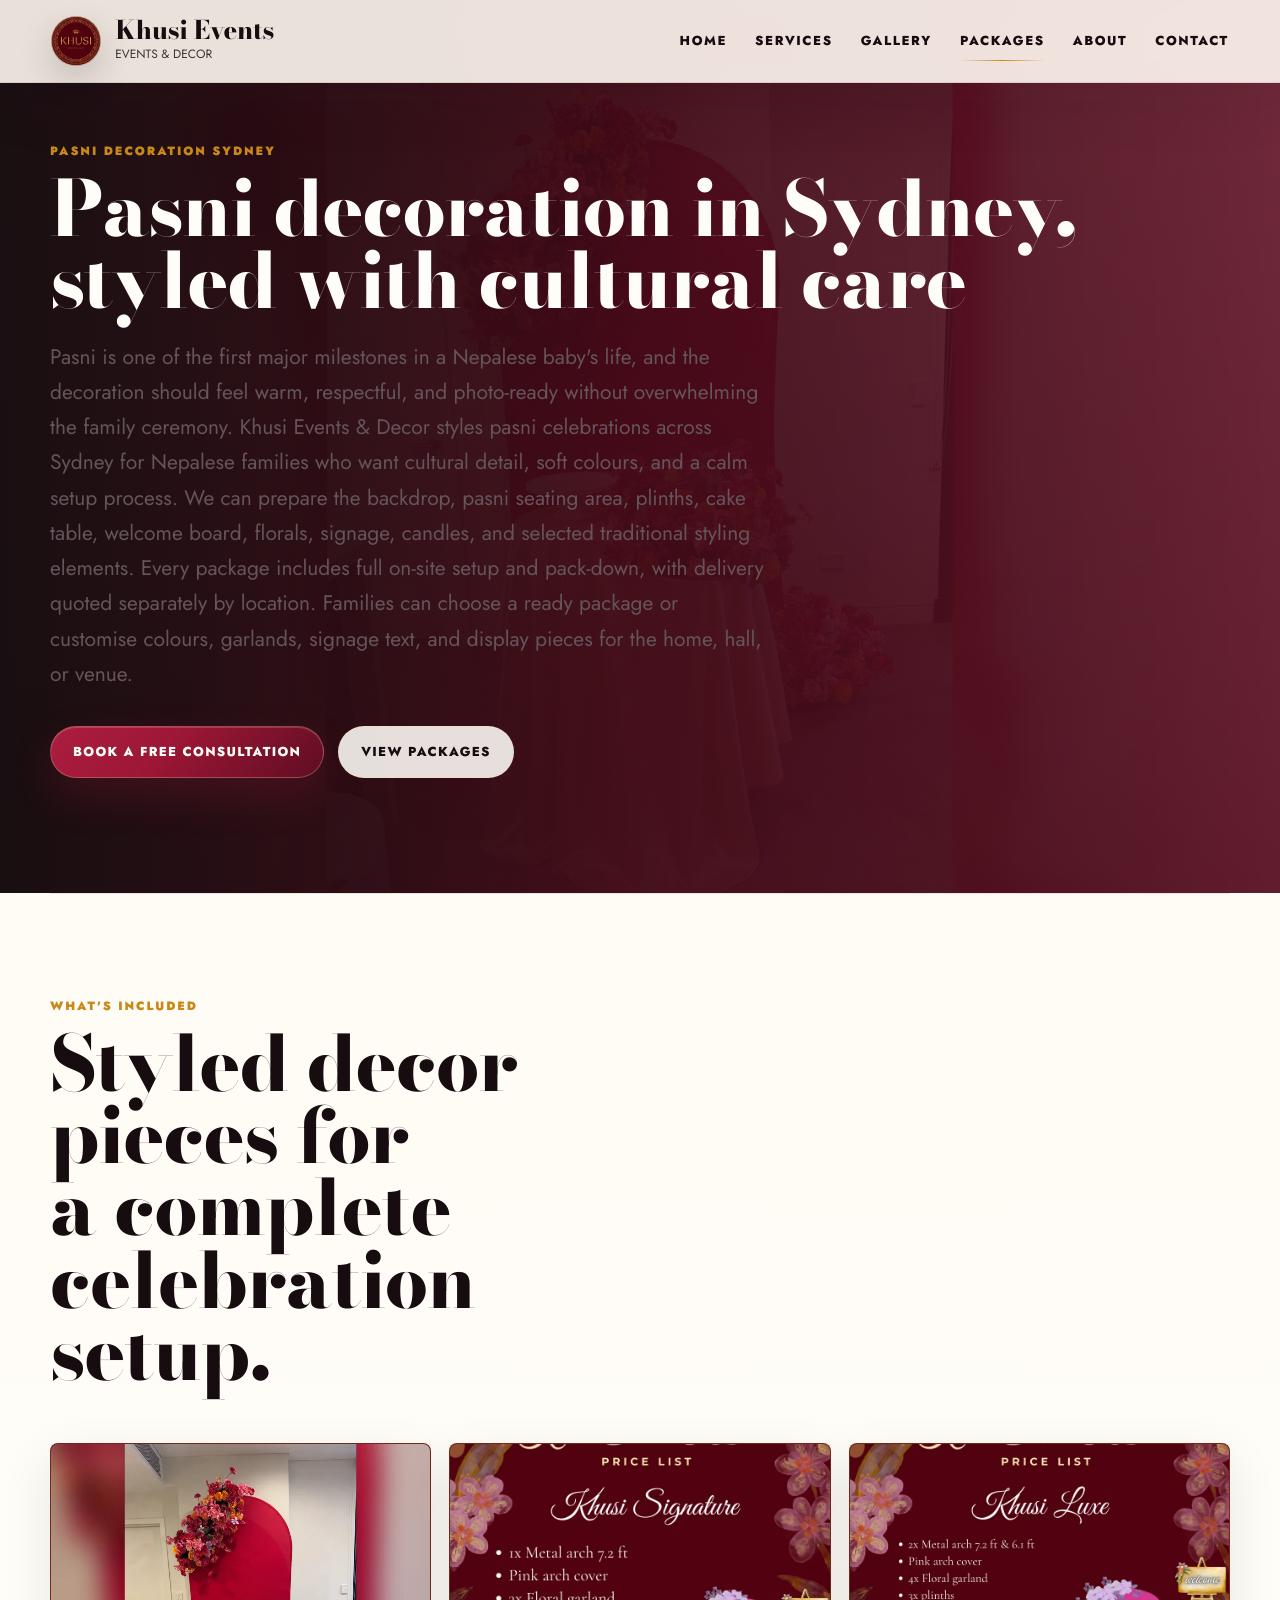
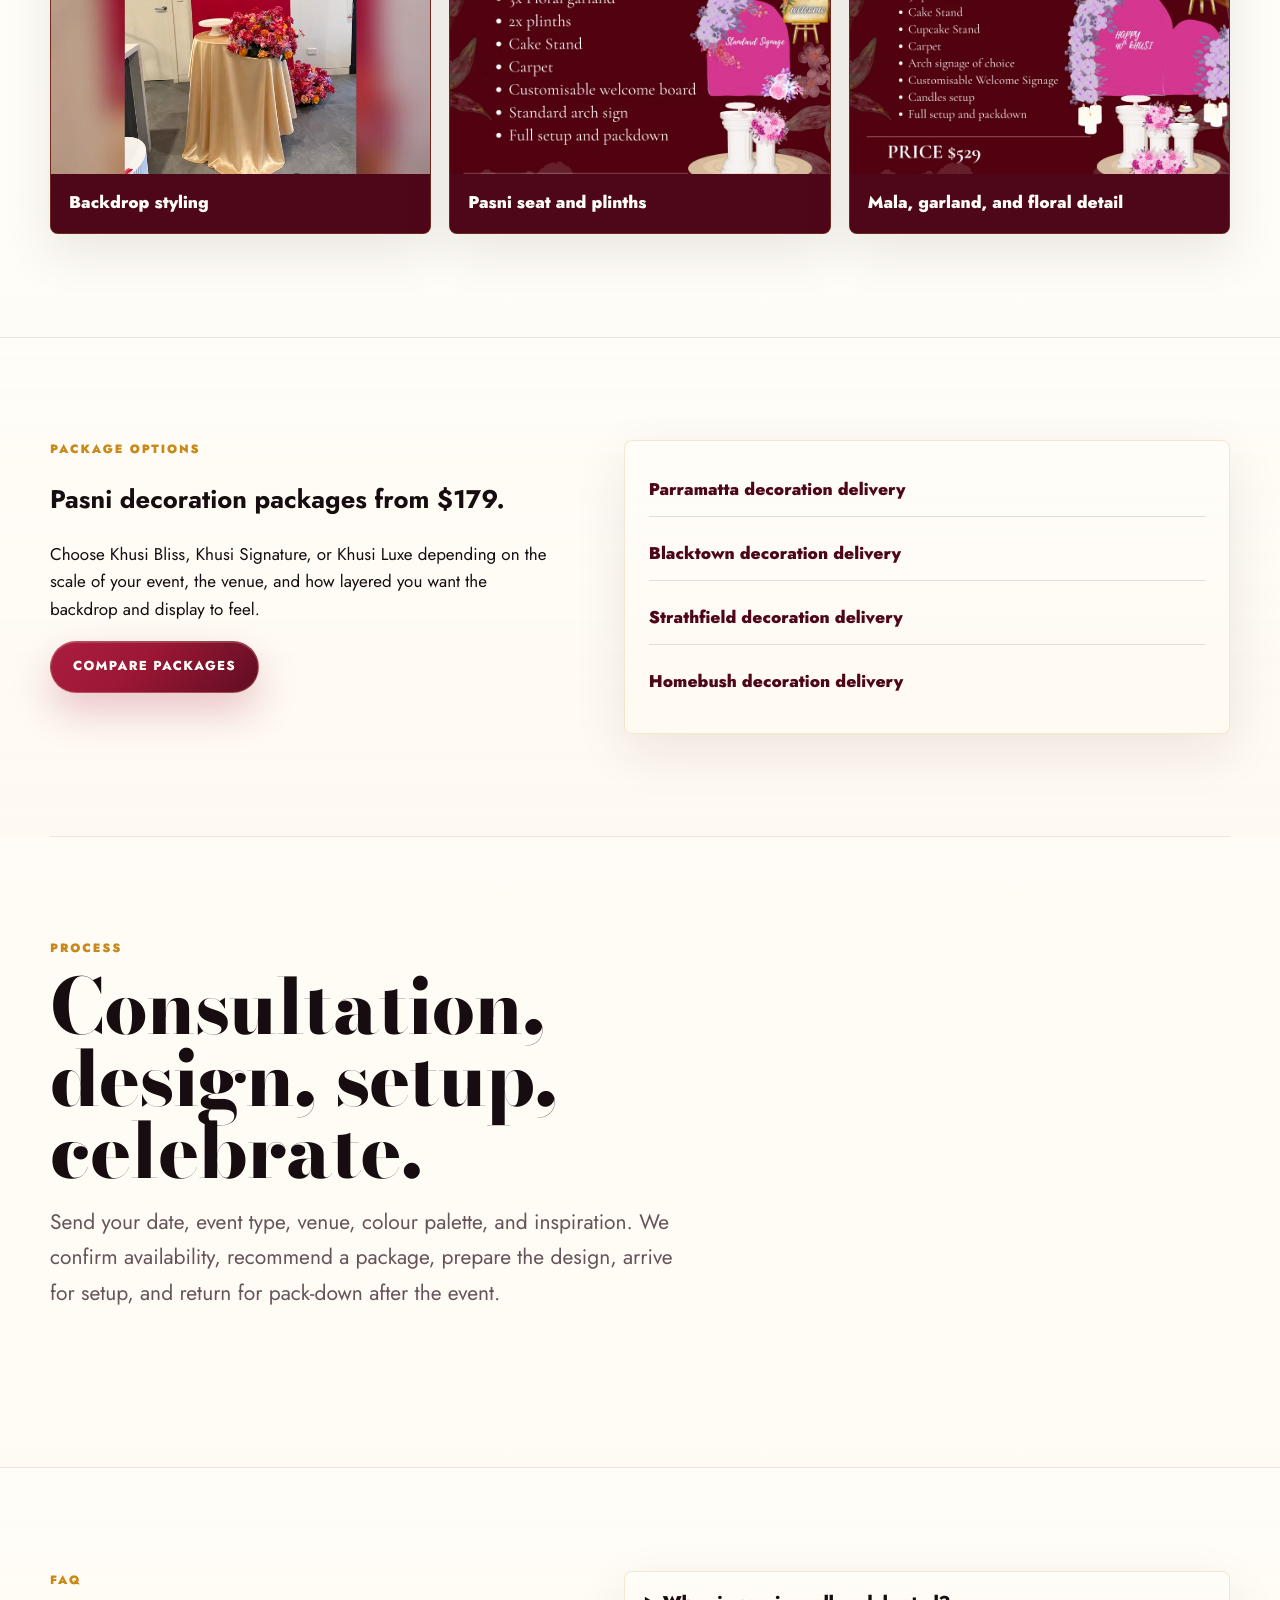
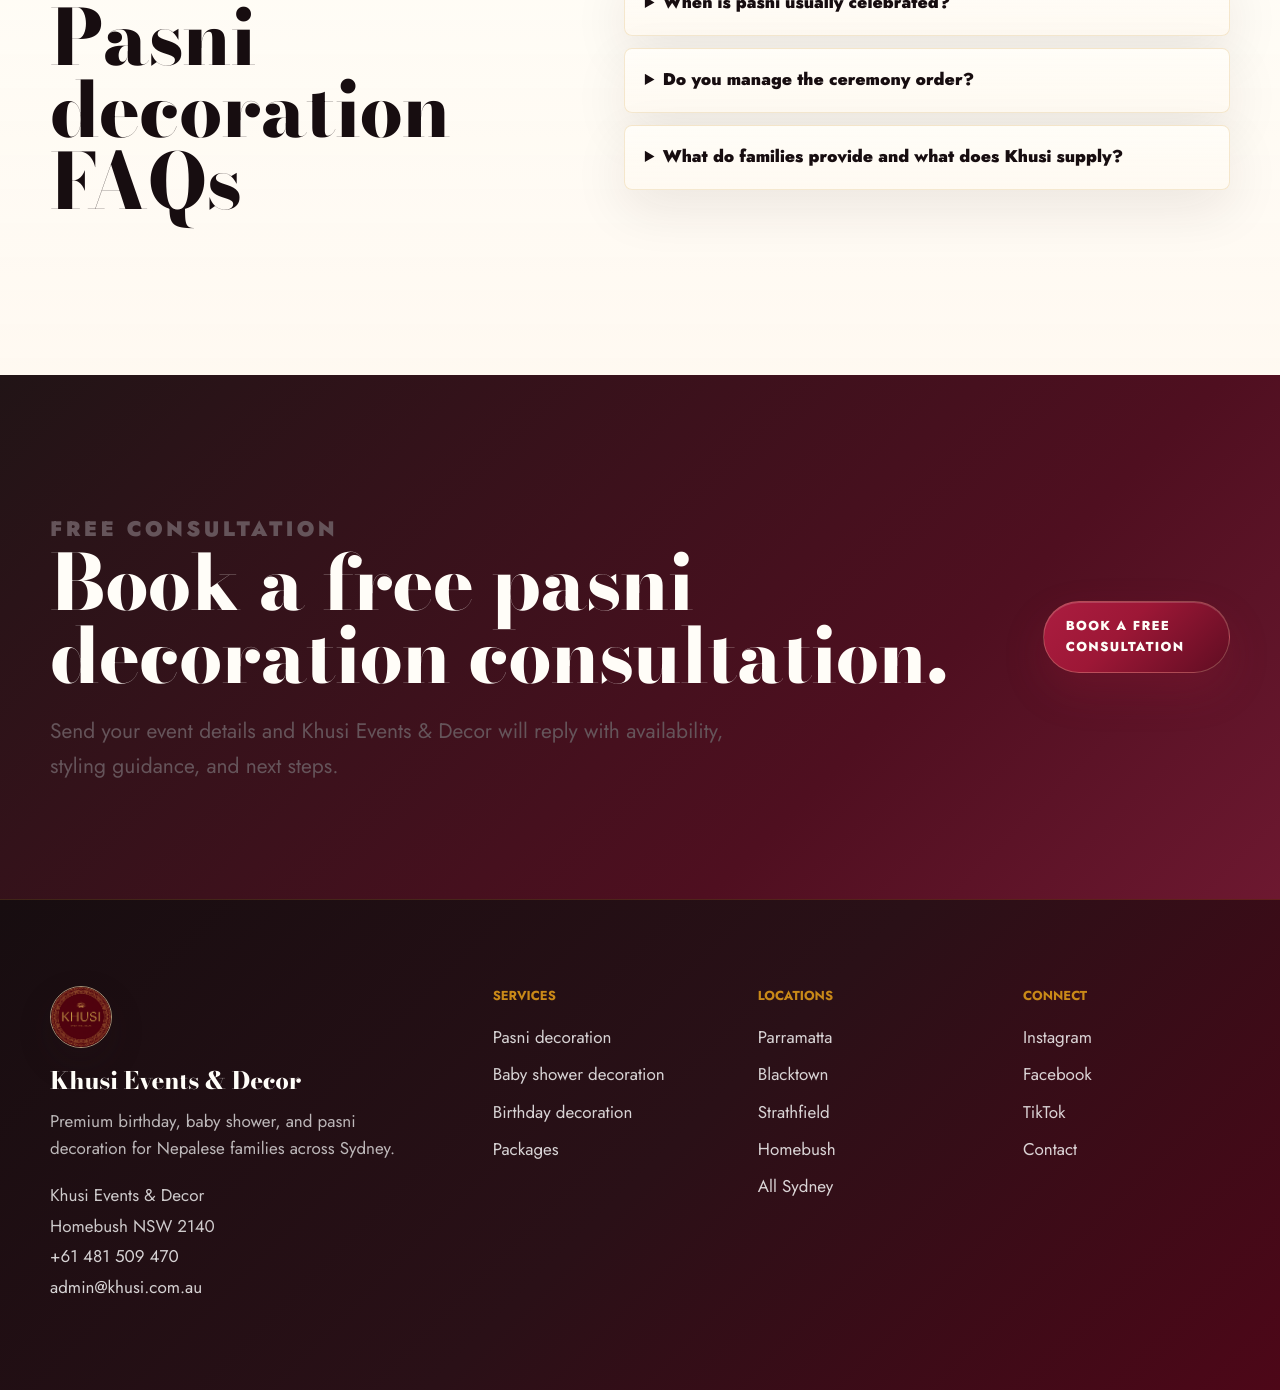
<file: pasni-decoration-sydney.html>
<!doctype html>
<html lang="en">
  <head>
    <meta charset="UTF-8" />
    <meta name="viewport" content="width=device-width, initial-scale=1.0" />
    <title>Pasni Decoration Sydney | Nepalese Rice Feeding Decor | Khusi</title>
    <meta name="description" content="Bespoke pasni decoration in Sydney for Nepalese families — backdrops, florals, plinths, and traditional pasni styling from $179. Book a free consultation." />
    <link rel="canonical" href="https://www.khusi.com.au/pasni-decoration-sydney" />
    <meta name="robots" content="index, follow" />
    <meta property="og:title" content="Pasni Decoration Sydney | Nepalese Rice Feeding Decor | Khusi" />
    <meta property="og:description" content="Bespoke pasni decoration in Sydney for Nepalese families — backdrops, florals, plinths, and traditional pasni styling from $179. Book a free consultation." />
    <meta property="og:type" content="website" />
    <meta property="og:url" content="https://www.khusi.com.au/pasni-decoration-sydney" />
    <meta property="og:image" content="https://www.khusi.com.au/assets/khusi-events-social-card.jpg" />
    <meta property="og:image:width" content="1200" />
    <meta property="og:image:height" content="630" />
    <meta property="og:site_name" content="Khusi Events &amp; Decor" />
    <meta property="og:locale" content="en_AU" />
    <meta name="twitter:card" content="summary_large_image" />
    <meta name="twitter:title" content="Pasni Decoration Sydney | Nepalese Rice Feeding Decor | Khusi" />
    <meta name="twitter:description" content="Bespoke pasni decoration in Sydney for Nepalese families — backdrops, florals, plinths, and traditional pasni styling from $179. Book a free consultation." />
    <meta name="twitter:image" content="https://www.khusi.com.au/assets/khusi-events-social-card.jpg" />
    <meta name="theme-color" content="#8f1d35" />
    <link rel="icon" type="image/png" href="./assets/khusi-logo.png" />
    <link rel="stylesheet" href="./styles.css" />
    <script type="application/ld+json">
{
      "@context": "https://schema.org",
      "@graph": [
            {
                  "@type": "BreadcrumbList",
                  "@id": "https://www.khusi.com.au/pasni-decoration-sydney#breadcrumb",
                  "itemListElement": [
                        {
                              "@type": "ListItem",
                              "position": 1,
                              "name": "Home",
                              "item": "https://www.khusi.com.au/"
                        },
                        {
                              "@type": "ListItem",
                              "position": 2,
                              "name": "Pasni decoration",
                              "item": "https://www.khusi.com.au/pasni-decoration-sydney"
                        }
                  ]
            },
            {
                  "@type": "Service",
                  "@id": "https://www.khusi.com.au/pasni-decoration-sydney#service",
                  "name": "Pasni decoration",
                  "serviceType": "Event decoration",
                  "provider": {
                        "@id": "https://www.khusi.com.au/#business"
                  },
                  "areaServed": {
                        "@type": "City",
                        "name": "Sydney"
                  },
                  "offers": {
                        "@type": "Offer",
                        "price": "179",
                        "priceCurrency": "AUD",
                        "url": "https://www.khusi.com.au/packages"
                  }
            },
            {
                  "@type": "FAQPage",
                  "@id": "https://www.khusi.com.au/pasni-decoration-sydney#faq",
                  "mainEntity": [
                        {
                              "@type": "Question",
                              "name": "When is pasni usually celebrated?",
                              "acceptedAnswer": {
                                    "@type": "Answer",
                                    "text": "Pasni is commonly celebrated when a baby is around five to six months old, depending on family tradition and priest guidance."
                              }
                        },
                        {
                              "@type": "Question",
                              "name": "Do you manage the ceremony order?",
                              "acceptedAnswer": {
                                    "@type": "Answer",
                                    "text": "We style the event space and decor. Families usually manage the ceremony order, priest, food, and ritual items, but we can design the setup around those needs."
                              }
                        },
                        {
                              "@type": "Question",
                              "name": "What do families provide and what does Khusi supply?",
                              "acceptedAnswer": {
                                    "@type": "Answer",
                                    "text": "Khusi supplies the agreed decor pieces, backdrop, florals, signage, plinths, setup, and pack-down. Families usually provide ritual items, clothing, food, and personal ceremony pieces."
                              }
                        }
                  ]
            }
      ]
}
    </script>
  </head>
  <body>
    <header class="site-header is-scrolled is-fixed-light">
      <a class="brand" href="./index.html#top" aria-label="Khusi Events and Decor home">
        <img class="brand-mark" src="./assets/khusi-logo.png" alt="" />
        <span>
          <strong>Khusi Events</strong>
          <small>Events &amp; Decor</small>
        </span>
      </a>

      <button class="nav-toggle" type="button" aria-label="Open navigation" aria-expanded="false">
        <span></span>
        <span></span>
      </button>

      <nav class="site-nav" aria-label="Primary navigation">
        <a href="./index.html#top">Home</a>
        <a href="./index.html#services">Services</a>
        <a href="./gallery.html">Gallery</a>
        <a href="./packages.html" aria-current="page">Packages</a>
        <a href="./index.html#about">About</a>
        <a href="./contact.html">Contact</a>
      </nav>
    </header>
    <main id="top" class="seo-service-page">
      <section class="service-page-hero" aria-labelledby="page-title">
        <div class="section-inner">
          <p class="section-kicker">Pasni decoration Sydney</p>
          <h1 id="page-title">Pasni decoration in Sydney, styled with cultural care</h1>
          <p>Pasni is one of the first major milestones in a Nepalese baby's life, and the decoration should feel warm, respectful, and photo-ready without overwhelming the family ceremony. Khusi Events & Decor styles pasni celebrations across Sydney for Nepalese families who want cultural detail, soft colours, and a calm setup process. We can prepare the backdrop, pasni seating area, plinths, cake table, welcome board, florals, signage, candles, and selected traditional styling elements. Every package includes full on-site setup and pack-down, with delivery quoted separately by location. Families can choose a ready package or customise colours, garlands, signage text, and display pieces for the home, hall, or venue.</p>
          <div class="hero-actions">
            <a class="button primary" href="./contact.html">Book a free consultation</a>
            <a class="button secondary light" href="./packages.html">View packages</a>
          </div>
        </div>
      </section>
      <section class="section-inner seo-content-block">
        <div class="section-heading compact">
          <p class="section-kicker">What's included</p>
          <h2>Styled decor pieces for a complete celebration setup.</h2>
        </div>
        <div class="seo-image-grid">
          <figure><picture><source type="image/webp" srcset="./assets/pasni-decoration-sydney-marigold-backdrop.webp" /><img src="./assets/pasni-decoration-sydney-marigold-backdrop.jpg" alt="Pasni rice feeding ceremony decoration with marigold backdrop in Strathfield Sydney" loading="lazy" decoding="async" /></picture><figcaption>Backdrop styling</figcaption></figure>
          <figure><img src="./assets/service-signature.webp" alt="Pasni decoration seating, plinth, and floral decoration package in Sydney" loading="lazy" decoding="async" /><figcaption>Pasni seat and plinths</figcaption></figure>
          <figure><img src="./assets/service-luxe.webp" alt="Pasni decoration floral garland and premium decor details in Sydney" loading="lazy" decoding="async" /><figcaption>Mala, garland, and floral detail</figcaption></figure>
        </div>
      </section>
      <section class="section-band seo-content-block">
        <div class="section-inner seo-two-column">
          <div>
            <p class="section-kicker">Package options</p>
            <h2>Pasni decoration packages from $179.</h2>
            <p>Choose Khusi Bliss, Khusi Signature, or Khusi Luxe depending on the scale of your event, the venue, and how layered you want the backdrop and display to feel.</p>
            <a class="button primary" href="./packages.html">Compare packages</a>
          </div>
          <div class="seo-link-list">
            <a href="./pasni-decoration-parramatta.html">Parramatta decoration delivery</a>
            <a href="./pasni-decoration-blacktown.html">Blacktown decoration delivery</a>
            <a href="./pasni-decoration-strathfield.html">Strathfield decoration delivery</a>
            <a href="./pasni-decoration-homebush.html">Homebush decoration delivery</a>
          </div>
        </div>
      </section>
      <section class="section-inner seo-content-block">
        <div class="section-heading compact">
          <p class="section-kicker">Process</p>
          <h2>Consultation, design, setup, celebrate.</h2>
          <p>Send your date, event type, venue, colour palette, and inspiration. We confirm availability, recommend a package, prepare the design, arrive for setup, and return for pack-down after the event.</p>
        </div>
      </section>
      <section class="faq-section section-band" id="faq" aria-labelledby="service-faq-title">
        <div class="section-inner faq-layout">
          <div class="section-heading compact">
            <p class="section-kicker">FAQ</p>
            <h2 id="service-faq-title">Pasni decoration FAQs</h2>
          </div>
          <div class="faq-list">
            <details><summary>When is pasni usually celebrated?</summary><p>Pasni is commonly celebrated when a baby is around five to six months old, depending on family tradition and priest guidance.</p></details>
            <details><summary>Do you manage the ceremony order?</summary><p>We style the event space and decor. Families usually manage the ceremony order, priest, food, and ritual items, but we can design the setup around those needs.</p></details>
            <details><summary>What do families provide and what does Khusi supply?</summary><p>Khusi supplies the agreed decor pieces, backdrop, florals, signage, plinths, setup, and pack-down. Families usually provide ritual items, clothing, food, and personal ceremony pieces.</p></details>
          </div>
        </div>
      </section>
      <section class="service-cta">
        <div class="section-inner service-cta-inner">
          <div>
            <p class="section-kicker">Free consultation</p>
            <h2>Book a free pasni decoration consultation.</h2>
            <p>Send your event details and Khusi Events &amp; Decor will reply with availability, styling guidance, and next steps.</p>
          </div>
          <a class="button primary" href="./contact.html">Book a free consultation</a>
        </div>
      </section>
    </main>
    <footer class="site-footer">
      <div class="section-inner expanded-footer">
        <div class="footer-brand">
          <img src="./assets/khusi-logo.png" alt="" />
          <strong>Khusi Events &amp; Decor</strong>
          <p>Premium birthday, baby shower, and pasni decoration for Nepalese families across Sydney.</p>
          <address>
            Khusi Events &amp; Decor<br />
            Homebush NSW 2140<br />
            <a href="tel:+61481509470">+61 481 509 470</a><br />
            <a href="mailto:admin@khusi.com.au">admin@khusi.com.au</a>
          </address>
        </div>
        <nav class="footer-column" aria-label="Footer services">
          <h2>Services</h2>
          <a href="./pasni-decoration-sydney.html">Pasni decoration</a>
          <a href="./baby-shower-decoration-sydney.html">Baby shower decoration</a>
          <a href="./birthday-decoration-sydney.html">Birthday decoration</a>
          <a href="./packages.html">Packages</a>
        </nav>
        <nav class="footer-column" aria-label="Footer locations">
          <h2>Locations</h2>
          <a href="./pasni-decoration-parramatta.html">Parramatta</a>
          <a href="./pasni-decoration-blacktown.html">Blacktown</a>
          <a href="./pasni-decoration-strathfield.html">Strathfield</a>
          <a href="./pasni-decoration-homebush.html">Homebush</a>
          <a href="./pasni-decoration-sydney.html">All Sydney</a>
        </nav>
        <nav class="footer-column" aria-label="Footer connect">
          <h2>Connect</h2>
          <a href="https://www.instagram.com/khusieventsanddecor/" target="_blank" rel="noreferrer">Instagram</a>
          <a href="https://www.facebook.com/people/Khusi-Events-and-Decor/61587530312788/" target="_blank" rel="noreferrer">Facebook</a>
          <a href="https://www.tiktok.com/@khusieventsanddecor07" target="_blank" rel="noreferrer">TikTok</a>
          <a href="./contact.html">Contact</a>
        </nav>
      </div>
    </footer>
    <script src="./script.js"></script>
  </body>
</html>
</file>
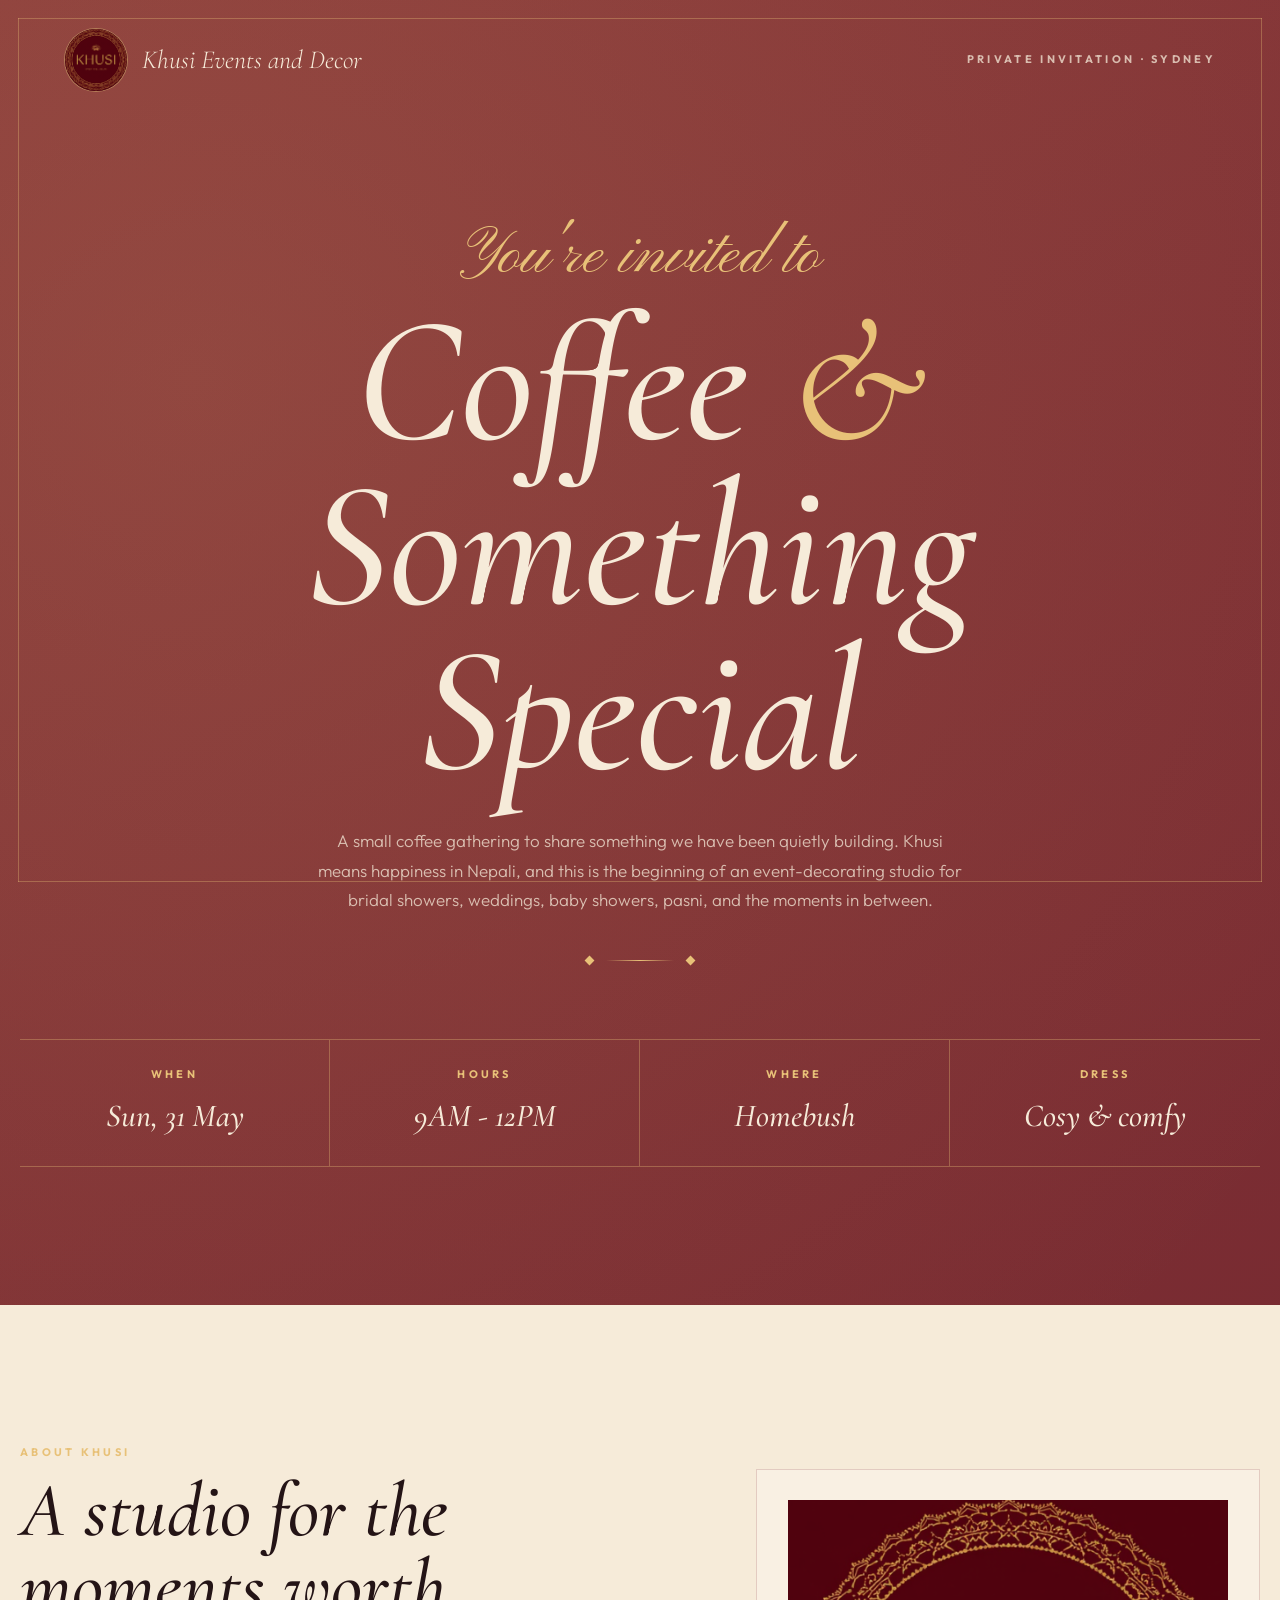
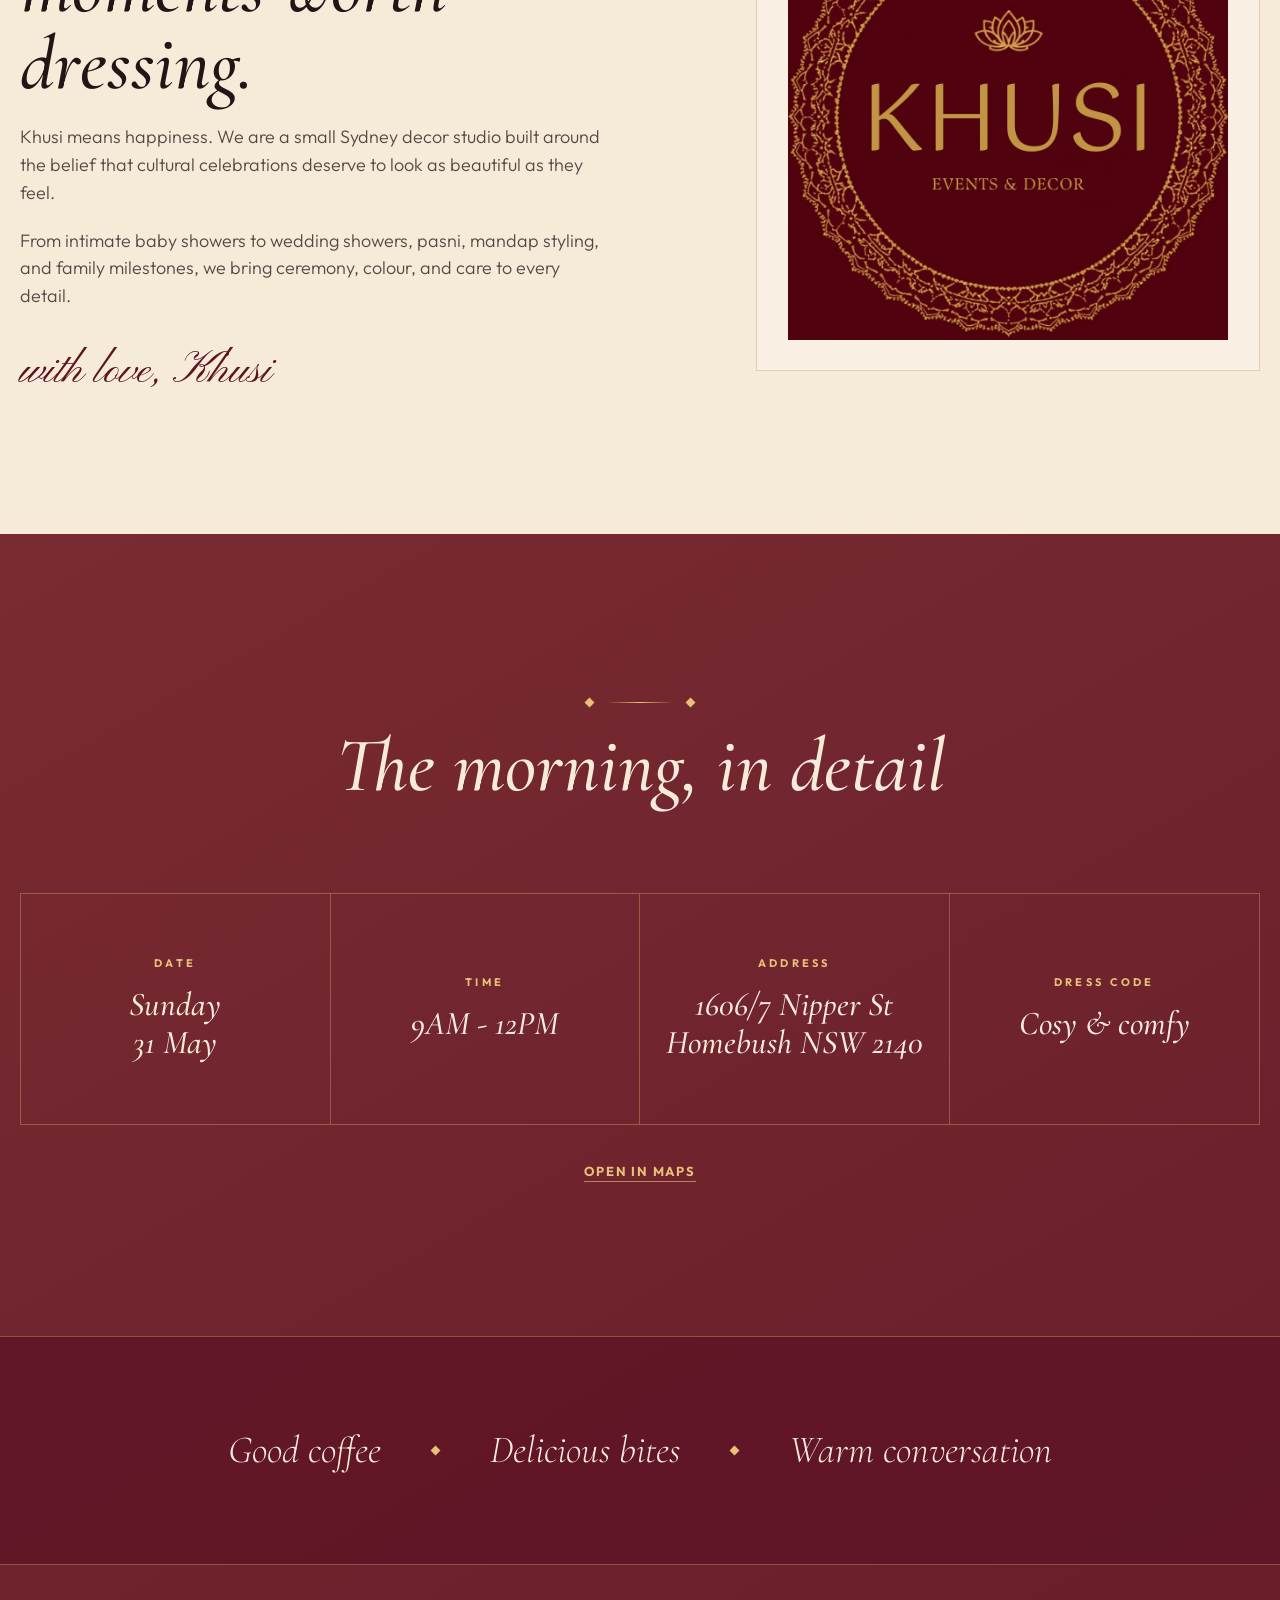
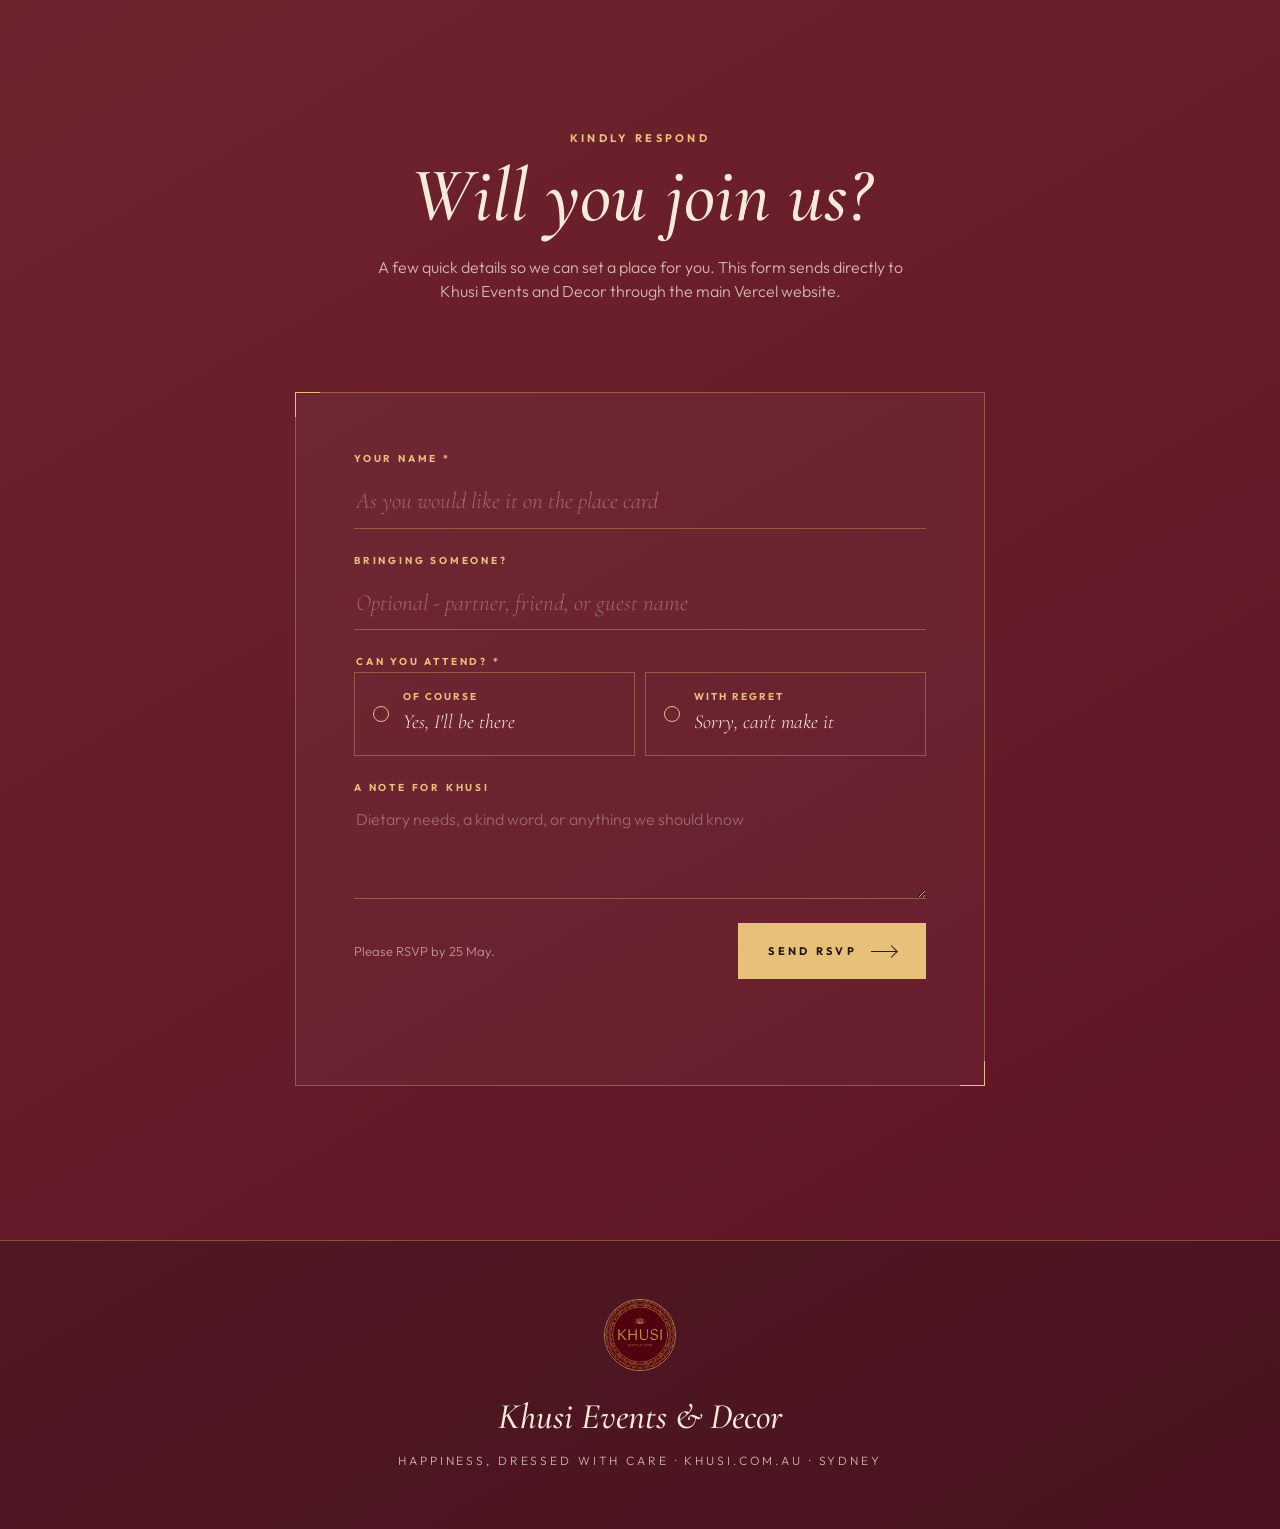
<file: rsvp.html>
<!doctype html>
<html lang="en">
  <head>
    <meta charset="UTF-8" />
    <meta name="viewport" content="width=device-width, initial-scale=1.0" />
    <title>Coffee RSVP | Khusi Events &amp; Decor</title>
    <meta
      name="description"
      content="RSVP for the Khusi Events and Decor coffee invitation in Homebush. Confirm your attendance and guest details."
    />
    <link rel="canonical" href="https://www.khusi.com.au/rsvp" />
    <meta name="robots" content="noindex, follow" />
    <meta property="og:title" content="Coffee RSVP | Khusi Events &amp; Decor" />
    <meta
      property="og:description"
      content="Confirm your attendance for the Khusi Events and Decor coffee invitation in Homebush."
    />
    <meta property="og:type" content="website" />
    <meta property="og:url" content="https://www.khusi.com.au/rsvp" />
    <meta property="og:image" content="https://www.khusi.com.au/assets/khusi-logo.png" />
    <meta name="theme-color" content="#8a3a3a" />
    <link rel="icon" type="image/png" href="./assets/khusi-logo.png" />
    <link rel="preconnect" href="https://fonts.googleapis.com" />
    <link rel="preconnect" href="https://fonts.gstatic.com" crossorigin />
    <link
      href="https://fonts.googleapis.com/css2?family=Cormorant+Garamond:ital,wght@0,400;0,500;1,400;1,500&family=Outfit:wght@300;400;500;700&family=Pinyon+Script&display=swap"
      rel="stylesheet"
    />
    <link rel="stylesheet" href="./rsvp-page.css" />
  </head>
  <body class="launch-rsvp-page">
    <div class="launch-frame" aria-hidden="true">
      <span></span>
      <span></span>
      <span></span>
      <span></span>
    </div>

    <header class="launch-nav">
      <a class="launch-brand" href="./index.html#top" aria-label="Khusi Events and Decor home">
        <img src="./assets/khusi-logo.png" alt="" />
        <span>Khusi Events and Decor</span>
      </a>
      <span class="launch-meta">Private invitation &middot; Sydney</span>
    </header>

    <main>
      <section class="launch-hero" aria-labelledby="launch-title">
        <div class="launch-shell">
          <p class="launch-script">You're invited to</p>
          <h1 id="launch-title">
            Coffee
            <em>&amp;</em>
            Something
            <span>Special</span>
          </h1>
          <p class="launch-intro">
            A small coffee gathering to share something we have been quietly building. Khusi means happiness
            in Nepali, and this is the beginning of an event-decorating studio for bridal showers,
            weddings, baby showers, pasni, and the moments in between.
          </p>

          <div class="launch-ornament" aria-hidden="true">
            <i></i>
            <span></span>
            <i></i>
          </div>

          <dl class="launch-marquee" aria-label="Coffee invitation details">
            <div>
              <dt>When</dt>
              <dd>Sun, 31 May</dd>
            </div>
            <div>
              <dt>Hours</dt>
              <dd>9AM - 12PM</dd>
            </div>
            <div>
              <dt>Where</dt>
              <dd>Homebush</dd>
            </div>
            <div>
              <dt>Dress</dt>
              <dd>Cosy &amp; comfy</dd>
            </div>
          </dl>
        </div>
      </section>

      <section class="launch-about" aria-labelledby="launch-about-title">
        <div class="launch-shell launch-about-grid">
          <div>
            <p class="launch-eyebrow">About Khusi</p>
            <h2 id="launch-about-title">A studio for the moments worth dressing.</h2>
            <p>
              Khusi means happiness. We are a small Sydney decor studio built around the belief that
              cultural celebrations deserve to look as beautiful as they feel.
            </p>
            <p>
              From intimate baby showers to wedding showers, pasni, mandap styling, and family
              milestones, we bring ceremony, colour, and care to every detail.
            </p>
            <strong>with love, Khusi</strong>
          </div>
          <div class="launch-logo-card">
            <img src="./assets/khusi-logo.png" alt="Khusi Events and Decor logo" />
          </div>
        </div>
      </section>

      <section class="launch-details" aria-labelledby="launch-details-title">
        <div class="launch-shell">
          <div class="launch-section-head">
            <div class="launch-ornament" aria-hidden="true">
              <i></i>
              <span></span>
              <i></i>
            </div>
            <h2 id="launch-details-title">The morning, in detail</h2>
          </div>

          <div class="launch-detail-grid">
            <article>
              <small>Date</small>
              <strong>Sunday<br />31 May</strong>
            </article>
            <article>
              <small>Time</small>
              <strong>9AM - 12PM</strong>
            </article>
            <article>
              <small>Address</small>
              <strong>1606/7 Nipper St<br />Homebush NSW 2140</strong>
            </article>
            <article>
              <small>Dress code</small>
              <strong>Cosy &amp; comfy</strong>
            </article>
          </div>

          <a class="launch-map" href="https://maps.google.com/?q=1606/7+Nipper+St+Homebush" target="_blank" rel="noopener">
            Open in Maps
          </a>
        </div>
      </section>

      <section class="launch-strip" aria-label="Launch highlights">
        <div class="launch-shell">
          <span>Good coffee</span>
          <i></i>
          <span>Delicious bites</span>
          <i></i>
          <span>Warm conversation</span>
        </div>
      </section>

      <section class="launch-rsvp" aria-labelledby="launch-rsvp-title">
        <div class="launch-shell">
          <div class="launch-section-head">
            <p class="launch-eyebrow">Kindly respond</p>
            <h2 id="launch-rsvp-title">Will you join us?</h2>
            <p>
              A few quick details so we can set a place for you. This form sends directly to
              Khusi Events and Decor through the main Vercel website.
            </p>
          </div>

          <form
            class="launch-card"
            id="rsvp-form"
            method="post"
            action="/api/rsvp"
            data-api-endpoint="https://www.khusi.com.au/api/rsvp"
          >
            <label class="launch-field" for="rsvp-name">
              <span>Your name *</span>
              <input id="rsvp-name" name="name" type="text" autocomplete="name" placeholder="As you would like it on the place card" required />
            </label>

            <label class="launch-field" for="rsvp-partner">
              <span>Bringing someone?</span>
              <input id="rsvp-partner" name="partnerName" type="text" placeholder="Optional - partner, friend, or guest name" />
            </label>

            <fieldset class="launch-attend">
              <legend>Can you attend? *</legend>
              <label>
                <input name="attendance" type="radio" value="Yes, I'll be there" required />
                <span><small>Of course</small>Yes, I'll be there</span>
              </label>
              <label>
                <input name="attendance" type="radio" value="Sorry, can't make it" required />
                <span><small>With regret</small>Sorry, can't make it</span>
              </label>
            </fieldset>

            <label class="launch-field" for="rsvp-note-text">
              <span>A note for Khusi</span>
              <textarea id="rsvp-note-text" name="note" rows="3" placeholder="Dietary needs, a kind word, or anything we should know"></textarea>
            </label>

            <div class="launch-submit-row">
              <p>Please RSVP by 25 May.</p>
              <button class="launch-button" type="submit" data-default-label="Send RSVP">
                <span class="rsvp-submit-label">Send RSVP</span>
                <span class="launch-arrow" aria-hidden="true"></span>
              </button>
            </div>

            <p class="form-note" id="rsvp-note" role="status"></p>
          </form>
        </div>
      </section>
    </main>

    <footer class="launch-footer">
      <div class="launch-shell">
        <img src="./assets/khusi-logo.png" alt="" />
        <strong>Khusi Events &amp; Decor</strong>
        <p>Happiness, dressed with care &middot; khusi.com.au &middot; Sydney</p>
      </div>
    </footer>

    <script src="./script.js"></script>
  </body>
</html>
</file>
<file: styles.css>
@import url("https://fonts.googleapis.com/css2?family=Bodoni+Moda:wght@500;600;700;800&family=Jost:wght@400;500;600;700;800&display=swap");

:root {
  --ink: #23191c;
  --muted: #67575d;
  --paper: #fffaf4;
  --white: #ffffff;
  --rose: #8f1d35;
  --rose-dark: #5c1324;
  --marigold: #d99a28;
  --teal: #1f6b67;
  --sage: #e2ebe3;
  --line: rgba(35, 25, 28, 0.14);
  --shadow: 0 24px 80px rgba(35, 25, 28, 0.16);
  --radius: 8px;
}

* {
  box-sizing: border-box;
}

html {
  scroll-behavior: smooth;
  scroll-padding-top: 92px;
}

body {
  margin: 0;
  color: var(--ink);
  background: var(--paper);
  font-family:
    Inter, ui-sans-serif, system-ui, -apple-system, BlinkMacSystemFont, "Segoe UI", sans-serif;
  line-height: 1.6;
}

body.nav-open {
  overflow: hidden;
}

img {
  display: block;
  width: 100%;
}

.visually-hidden {
  position: absolute;
  width: 1px;
  height: 1px;
  padding: 0;
  margin: -1px;
  overflow: hidden;
  clip: rect(0, 0, 0, 0);
  white-space: nowrap;
  border: 0;
}

a {
  color: inherit;
  text-decoration: none;
}

button,
input,
select,
textarea {
  font: inherit;
}

.site-header {
  position: fixed;
  inset: 0 0 auto;
  z-index: 30;
  display: flex;
  align-items: center;
  justify-content: space-between;
  gap: 24px;
  min-height: 74px;
  padding: 14px clamp(18px, 4vw, 56px);
  color: var(--white);
  background: linear-gradient(180deg, rgba(26, 14, 17, 0.8), rgba(26, 14, 17, 0));
  transition:
    background 180ms ease,
    box-shadow 180ms ease,
    color 180ms ease;
}

.site-header.is-scrolled,
.site-header.nav-active {
  color: var(--ink);
  background: rgba(255, 250, 244, 0.94);
  box-shadow: 0 10px 34px rgba(35, 25, 28, 0.12);
  backdrop-filter: blur(16px);
}

.brand {
  display: inline-flex;
  align-items: center;
  gap: 12px;
  min-width: 0;
}

.brand-mark {
  width: 46px;
  height: 46px;
  flex: 0 0 auto;
  border-radius: 50%;
  border: 1px solid rgba(217, 154, 40, 0.52);
  object-fit: cover;
  background: var(--rose-dark);
}

.brand strong {
  display: block;
  font-family: Georgia, "Times New Roman", serif;
  font-size: 22px;
  line-height: 1.1;
}

.brand small {
  display: block;
  color: currentColor;
  font-size: 12px;
  letter-spacing: 0.08em;
  text-transform: uppercase;
  opacity: 0.82;
}

.site-nav {
  display: flex;
  align-items: center;
  gap: clamp(18px, 3vw, 34px);
  font-size: 14px;
  font-weight: 700;
  text-transform: uppercase;
  letter-spacing: 0.08em;
}

.site-nav a {
  position: relative;
  padding: 8px 0;
}

.site-nav a::after {
  position: absolute;
  right: 0;
  bottom: 4px;
  left: 0;
  height: 2px;
  content: "";
  background: var(--marigold);
  transform: scaleX(0);
  transform-origin: center;
  transition: transform 160ms ease;
}

.site-nav a:hover::after,
.site-nav a:focus-visible::after,
.site-nav a[aria-current="page"]::after {
  transform: scaleX(1);
}

.nav-toggle {
  display: none;
  width: 46px;
  height: 46px;
  border: 1px solid currentColor;
  border-radius: 50%;
  color: inherit;
  background: transparent;
}

.nav-toggle span {
  display: block;
  width: 18px;
  height: 2px;
  margin: 5px auto;
  background: currentColor;
  transition: transform 180ms ease;
}

.nav-open .nav-toggle span:first-child {
  transform: translateY(3.5px) rotate(45deg);
}

.nav-open .nav-toggle span:last-child {
  transform: translateY(-3.5px) rotate(-45deg);
}

.hero {
  position: relative;
  min-height: clamp(620px, 86svh, 800px);
  display: grid;
  align-items: end;
  overflow: hidden;
  color: var(--white);
  background: var(--rose-dark);
}

.hero-bg,
.hero-overlay {
  position: absolute;
  inset: 0;
}

.hero-bg {
  background-image: url("./assets/pasni-decoration-sydney-marigold-backdrop-1920.jpg");
  background-position: center;
  background-size: cover;
  transform: scale(1.02);
}

.hero-overlay {
  background:
    linear-gradient(90deg, rgba(26, 14, 17, 0.82) 0%, rgba(26, 14, 17, 0.58) 44%, rgba(26, 14, 17, 0.28) 100%),
    linear-gradient(180deg, rgba(26, 14, 17, 0.2), rgba(26, 14, 17, 0.72));
}

.hero-content {
  position: relative;
  z-index: 1;
  width: min(1160px, calc(100% - 36px));
  margin: 0 auto;
  padding: 140px 0 54px;
}

.eyebrow,
.section-kicker {
  margin: 0 0 12px;
  color: var(--marigold);
  font-size: 13px;
  font-weight: 800;
  letter-spacing: 0.12em;
  text-transform: uppercase;
}

.hero h1,
.section-heading h2,
.intro h2,
.hire h2,
.contact h1,
.contact h2 {
  margin: 0;
  font-family: Georgia, "Times New Roman", serif;
  font-weight: 700;
  line-height: 0.98;
  letter-spacing: 0;
}

.hero h1 {
  max-width: 820px;
  font-size: clamp(64px, 12vw, 150px);
}

.hero-logo {
  width: clamp(86px, 10vw, 124px);
  height: clamp(86px, 10vw, 124px);
  margin: 0 0 18px;
  border: 1px solid rgba(217, 154, 40, 0.62);
  border-radius: 50%;
  object-fit: cover;
  background: var(--rose-dark);
  box-shadow: 0 18px 50px rgba(0, 0, 0, 0.24);
}

.hero-copy {
  max-width: 700px;
  margin: 24px 0 0;
  font-size: clamp(18px, 2vw, 24px);
  line-height: 1.45;
}

.hero-actions {
  display: flex;
  flex-wrap: wrap;
  gap: 14px;
  margin-top: 34px;
}

.button {
  display: inline-flex;
  align-items: center;
  justify-content: center;
  min-height: 48px;
  padding: 13px 20px;
  border: 1px solid transparent;
  border-radius: var(--radius);
  font-size: 14px;
  font-weight: 800;
  letter-spacing: 0.06em;
  text-transform: uppercase;
  transition:
    transform 160ms ease,
    background 160ms ease,
    border-color 160ms ease,
    color 160ms ease;
}

.button:hover,
.button:focus-visible {
  transform: translateY(-2px);
}

.button:disabled {
  cursor: wait;
  opacity: 0.72;
  transform: none;
}

.button:disabled:hover,
.button:disabled:focus-visible {
  transform: none;
}

.button.primary {
  color: var(--white);
  background: var(--rose);
  border-color: var(--rose);
}

.button.primary:hover,
.button.primary:focus-visible {
  background: var(--rose-dark);
  border-color: var(--rose-dark);
}

.button.secondary {
  color: var(--white);
  background: rgba(255, 255, 255, 0.08);
  border-color: rgba(255, 255, 255, 0.58);
  backdrop-filter: blur(10px);
}

.hero-stats {
  display: grid;
  grid-template-columns: repeat(3, minmax(0, 1fr));
  gap: 1px;
  width: min(860px, 100%);
  margin: 54px 0 0;
  padding: 0;
  overflow: hidden;
  border: 1px solid rgba(255, 255, 255, 0.26);
  border-radius: var(--radius);
  background: rgba(255, 255, 255, 0.16);
  backdrop-filter: blur(18px);
}

.hero-stats div {
  padding: 18px;
  background: rgba(26, 14, 17, 0.28);
}

.hero-stats strong {
  display: block;
  color: var(--marigold);
  font-size: 13px;
  font-weight: 900;
  letter-spacing: 0.08em;
  text-transform: uppercase;
}

.hero-stats span {
  display: block;
  margin-top: 6px;
  color: rgba(255, 255, 255, 0.9);
  font-size: 14px;
}

.section-inner {
  width: min(1160px, calc(100% - 36px));
  margin: 0 auto;
}

.section-band {
  background: var(--white);
}

.intro {
  padding: 42px 0;
  border-bottom: 1px solid var(--line);
}

.intro-grid {
  display: grid;
  grid-template-columns: minmax(0, 0.9fr) minmax(0, 1.1fr);
  gap: clamp(28px, 5vw, 72px);
  align-items: center;
}

.intro h2 {
  max-width: 560px;
  font-size: clamp(34px, 5vw, 68px);
}

.intro-copy {
  display: grid;
  gap: 24px;
  justify-items: start;
}

.intro p:not(.section-kicker) {
  margin: 0;
  color: var(--muted);
  font-size: clamp(17px, 2vw, 22px);
}

.services,
.hire {
  padding: clamp(76px, 9vw, 120px) 0;
}

.section-heading {
  max-width: 760px;
  margin-bottom: 36px;
}

.section-heading.compact {
  max-width: 640px;
}

.section-heading h2,
.hire h2,
.socials h2,
.contact h1,
.contact h2 {
  font-size: clamp(38px, 5.8vw, 76px);
}

.section-heading p:not(.section-kicker),
.hire-copy p,
.socials-copy p,
.contact-copy p {
  margin: 18px 0 0;
  color: var(--muted);
  font-size: 18px;
}

.service-grid {
  display: grid;
  grid-template-columns: repeat(3, minmax(0, 1fr));
  gap: 18px;
}

.service-card {
  display: flex;
  min-height: 100%;
  overflow: hidden;
  flex-direction: column;
  border: 1px solid var(--line);
  border-radius: var(--radius);
  background: var(--white);
  box-shadow: 0 14px 42px rgba(35, 25, 28, 0.06);
}

.service-card img {
  height: 250px;
  object-fit: cover;
}

.service-card div {
  display: flex;
  flex: 1;
  flex-direction: column;
  padding: clamp(22px, 3vw, 34px);
}

.service-card span {
  width: fit-content;
  color: var(--teal);
  font-size: 12px;
  font-weight: 900;
  letter-spacing: 0.12em;
  text-transform: uppercase;
}

.service-card h3,
.process-list h3 {
  margin: 10px 0 0;
  font-family: Georgia, "Times New Roman", serif;
  font-size: 29px;
  line-height: 1.1;
  letter-spacing: 0;
}

.service-card p,
.process-list p,
.site-footer p {
  color: var(--muted);
}

.service-card p {
  margin: 14px 0 0;
}

.service-card ul {
  display: grid;
  gap: 9px;
  margin: 22px 0 0;
  padding: 0;
  list-style: none;
}

.service-card li {
  position: relative;
  padding-left: 20px;
  color: var(--muted);
}

.service-card li::before {
  position: absolute;
  left: 0;
  color: var(--marigold);
  content: "•";
}

.service-note {
  display: flex;
  flex-wrap: wrap;
  gap: 8px 14px;
  align-items: center;
  margin-top: 22px;
  padding: 18px 20px;
  border: 1px solid var(--line);
  border-radius: var(--radius);
  background: var(--sage);
}

.service-note strong {
  font-family: Georgia, "Times New Roman", serif;
  font-size: 22px;
}

.service-note span {
  color: var(--muted);
}

.process {
  padding: clamp(70px, 8vw, 110px) 0;
  border-top: 1px solid var(--line);
  border-bottom: 1px solid var(--line);
}

.process-list {
  display: grid;
  grid-template-columns: repeat(3, minmax(0, 1fr));
  gap: 18px;
}

.process-list article {
  min-height: 260px;
  padding: 28px;
  border: 1px solid var(--line);
  border-radius: var(--radius);
  background: var(--paper);
}

.process-list span {
  display: inline-grid;
  place-items: center;
  width: 52px;
  height: 52px;
  border: 1px solid rgba(143, 29, 53, 0.25);
  border-radius: 50%;
  color: var(--rose);
  font-weight: 900;
}

.gallery {
  padding: clamp(76px, 9vw, 120px) 0;
  border-top: 1px solid var(--line);
  border-bottom: 1px solid var(--line);
}

.gallery-grid {
  display: grid;
  grid-template-columns: 1.2fr 0.8fr 0.8fr;
  grid-auto-rows: 250px;
  gap: 18px;
}

.gallery-tile {
  display: block;
  min-height: 0;
  color: inherit;
}

.gallery-tile figure {
  height: 100%;
}

.gallery-tile:focus-visible {
  outline: 3px solid var(--marigold);
  outline-offset: 4px;
  border-radius: var(--radius);
}

.gallery-grid figure {
  position: relative;
  min-height: 0;
  margin: 0;
  overflow: hidden;
  border-radius: var(--radius);
  background: var(--rose-dark);
}

.gallery-grid figure:first-child {
  grid-row: span 2;
}

.gallery-grid img {
  height: 100%;
  object-fit: cover;
  transition: transform 320ms ease;
}

.gallery-grid figure:hover img {
  transform: scale(1.04);
}

.gallery-grid figcaption {
  position: absolute;
  right: 14px;
  bottom: 14px;
  left: 14px;
  padding: 12px 14px;
  border-radius: var(--radius);
  color: var(--white);
  background: rgba(26, 14, 17, 0.72);
  font-weight: 800;
}

.launch-event-gallery {
  margin-top: clamp(42px, 7vw, 78px);
  padding-top: clamp(34px, 5vw, 58px);
  border-top: 1px solid var(--line);
}

.launch-event-heading {
  max-width: 780px;
  margin-bottom: 24px;
}

.launch-event-heading h2,
.launch-event-heading h3 {
  margin: 0;
  font-family: Georgia, "Times New Roman", serif;
  font-size: clamp(34px, 5vw, 62px);
  line-height: 1;
  letter-spacing: 0;
}

.launch-media-grid {
  display: grid;
  grid-template-columns: repeat(4, minmax(0, 1fr));
  grid-auto-rows: 260px;
  gap: 18px;
}

.launch-media-card {
  position: relative;
  min-height: 0;
  margin: 0;
  overflow: hidden;
  border-radius: var(--radius);
  border: 1px solid rgba(201, 147, 45, 0.24);
  background: var(--rose-dark);
  box-shadow: 0 18px 48px rgba(42, 18, 19, 0.1);
}

.launch-media-card-large {
  grid-column: span 2;
  grid-row: span 2;
}

.launch-media-card img,
.launch-media-card video {
  width: 100%;
  height: 100%;
  display: block;
  object-fit: cover;
}

.launch-media-card img {
  filter: saturate(0.94) contrast(1.02);
  transition: transform 320ms ease;
}

.launch-media-card:hover img {
  transform: scale(1.04);
}

.launch-media-video {
  background: #1d1013;
}

.launch-media-card figcaption {
  position: absolute;
  right: 14px;
  bottom: 14px;
  left: 14px;
  padding: 12px 14px;
  border-radius: var(--radius);
  border: 1px solid rgba(201, 147, 45, 0.3);
  color: var(--white);
  background: rgba(33, 20, 22, 0.78);
  font-weight: 800;
  backdrop-filter: blur(10px);
}

.media-only-gallery {
  padding-top: 112px;
}

.media-only-gallery .launch-media-grid {
  grid-template-columns: repeat(auto-fit, minmax(240px, 1fr));
  grid-auto-rows: auto;
  align-items: start;
}

.media-only-gallery .launch-media-card,
.media-only-gallery .launch-media-card-large {
  grid-column: auto;
  grid-row: auto;
  min-height: 0;
  background: #1d1013;
}

.media-only-gallery .launch-media-card img,
.media-only-gallery .launch-media-card video {
  width: 100%;
  height: auto;
  object-fit: contain;
}

.media-only-gallery .launch-media-card:hover img {
  transform: none;
}

.hire {
  display: grid;
  grid-template-columns: minmax(0, 0.86fr) minmax(0, 1.14fr);
  gap: clamp(30px, 6vw, 82px);
  align-items: center;
}

.hire-tags {
  display: flex;
  flex-wrap: wrap;
  gap: 10px;
}

.hire-tags span {
  display: inline-flex;
  align-items: center;
  min-height: 42px;
  padding: 10px 14px;
  border: 1px solid var(--line);
  border-radius: 999px;
  background: var(--white);
  color: var(--ink);
  font-weight: 800;
}

.socials {
  padding: clamp(76px, 9vw, 120px) 0;
  border-top: 1px solid var(--line);
}

.socials-grid {
  display: grid;
  grid-template-columns: minmax(0, 0.78fr) minmax(0, 1fr);
  gap: clamp(32px, 6vw, 80px);
  align-items: center;
}

.social-card-grid {
  display: grid;
  grid-template-columns: repeat(2, minmax(0, 1fr));
  gap: 14px;
}

.social-card-grid .social-card:last-child:nth-child(odd) {
  grid-column: 1 / -1;
}

.social-card {
  position: relative;
  display: grid;
  gap: 6px;
  min-height: 132px;
  padding: 24px;
  overflow: hidden;
  border: 1px solid rgba(255, 255, 255, 0.12);
  border-radius: var(--radius);
  color: var(--white);
  background: var(--ink);
  box-shadow: 0 18px 48px rgba(35, 25, 28, 0.12);
  transition:
    transform 160ms ease,
    border-color 160ms ease,
    background 160ms ease;
}

.social-card::after {
  position: absolute;
  right: 20px;
  bottom: 14px;
  color: #ff4d7d;
  content: "↗";
  font-size: 34px;
  font-weight: 900;
  line-height: 1;
}

.social-card:hover,
.social-card:focus-visible {
  border-color: rgba(217, 154, 40, 0.72);
  background: var(--rose-dark);
  transform: translateY(-3px);
}

.social-card span {
  color: var(--marigold);
  font-size: 12px;
  font-weight: 900;
  letter-spacing: 0.12em;
  text-transform: uppercase;
}

.social-card strong {
  max-width: 82%;
  font-family: Georgia, "Times New Roman", serif;
  font-size: clamp(23px, 2.2vw, 34px);
  line-height: 1.08;
  overflow-wrap: anywhere;
}

.contact {
  padding: clamp(76px, 9vw, 120px) 0;
  border-top: 1px solid var(--line);
}

.contact-grid {
  display: grid;
  grid-template-columns: minmax(0, 0.8fr) minmax(320px, 1fr);
  gap: clamp(32px, 6vw, 86px);
  align-items: start;
}

.contact-panel {
  display: grid;
  gap: 10px;
  margin-top: 34px;
  padding: 24px;
  border-left: 4px solid var(--marigold);
  background: var(--paper);
}

.contact-panel a,
.contact-panel span {
  color: var(--ink);
  font-weight: 800;
}

.quote-form {
  display: grid;
  grid-template-columns: repeat(2, minmax(0, 1fr));
  gap: 16px;
  padding: clamp(22px, 4vw, 34px);
  border: 1px solid var(--line);
  border-radius: var(--radius);
  background: var(--white);
  box-shadow: var(--shadow);
}

.quote-form label {
  display: grid;
  gap: 7px;
  color: var(--ink);
  font-size: 13px;
  font-weight: 900;
  letter-spacing: 0.08em;
  text-transform: uppercase;
}

.quote-form input,
.quote-form select,
.quote-form textarea {
  width: 100%;
  border: 1px solid var(--line);
  border-radius: var(--radius);
  background: var(--paper);
  color: var(--ink);
  font-size: 16px;
  letter-spacing: 0;
  outline: none;
  transition:
    border-color 160ms ease,
    box-shadow 160ms ease;
}

.quote-form input,
.quote-form select {
  min-height: 48px;
  padding: 10px 12px;
}

.quote-form textarea {
  min-height: 132px;
  resize: vertical;
  padding: 12px;
}

.quote-form input:focus,
.quote-form select:focus,
.quote-form textarea:focus {
  border-color: var(--rose);
  box-shadow: 0 0 0 4px rgba(143, 29, 53, 0.12);
}

.quote-form .full {
  grid-column: 1 / -1;
}


.form-note {
  grid-column: 1 / -1;
  min-height: 24px;
  margin: 0;
  color: var(--teal);
  font-size: 14px;
  font-weight: 800;
}

.form-note[data-state="error"] {
  color: var(--rose);
}

.form-note[data-state="success"] {
  color: var(--teal);
}

.site-footer {
  padding: 34px 0;
  color: var(--white);
  background: var(--ink);
}

.footer-grid {
  display: flex;
  align-items: center;
  justify-content: space-between;
  gap: 28px;
}

.site-footer strong {
  font-family: Georgia, "Times New Roman", serif;
  font-size: 24px;
}

.site-footer p {
  max-width: 560px;
  margin: 8px 0 0;
  color: rgba(255, 255, 255, 0.7);
}

.footer-links {
  display: flex;
  flex-wrap: wrap;
  gap: 18px;
  font-size: 14px;
  font-weight: 900;
  letter-spacing: 0.08em;
  text-transform: uppercase;
}

@media (max-width: 980px) {
  .service-grid,
  .process-list,
  .hire,
  .seo-grid,
  .contact-grid,
  .socials-grid,
  .intro-grid {
    grid-template-columns: 1fr;
  }

  .process-list article {
    min-height: auto;
  }

  .gallery-grid {
    grid-template-columns: repeat(2, minmax(0, 1fr));
  }

  .launch-media-grid {
    grid-template-columns: repeat(2, minmax(0, 1fr));
  }

  .launch-media-card-large {
    grid-column: span 2;
  }
}

@media (max-width: 760px) {
  .site-header {
    min-height: 68px;
    padding: 11px 18px;
  }

  .brand small {
    display: none;
  }

  .brand-mark {
    width: 42px;
    height: 42px;
  }

  .brand strong {
    font-size: 20px;
  }

  .nav-toggle {
    position: relative;
    z-index: 36;
    display: block;
  }

  .site-header.nav-active {
    background: var(--paper);
    box-shadow: none;
    backdrop-filter: none;
  }

  .site-nav {
    position: fixed;
    inset: 0;
    z-index: 34;
    display: flex;
    flex-direction: column;
    justify-content: center;
    padding: 90px 28px;
    color: var(--ink);
    background: var(--paper);
    font-size: 24px;
    opacity: 0;
    pointer-events: none;
    transform: translateY(-12px);
    transition:
      opacity 180ms ease,
      transform 180ms ease;
  }

  .nav-open .site-nav {
    opacity: 1;
    pointer-events: auto;
    transform: translateY(0);
  }

  .hero {
    min-height: 86svh;
  }

  .hero-content {
    width: min(100% - 28px, 1160px);
    padding-bottom: 34px;
  }

  .hero-stats {
    display: flex;
    flex-wrap: wrap;
    gap: 8px;
    width: 100%;
    margin-top: 30px;
    border: 0;
    background: transparent;
    backdrop-filter: none;
  }

  .hero-stats div {
    flex: 1 1 170px;
    padding: 12px 14px;
    border: 1px solid rgba(255, 255, 255, 0.24);
    border-radius: var(--radius);
  }

  .service-card {
    grid-template-columns: 1fr;
  }

  .service-card img {
    height: 230px;
  }

  .gallery-grid {
    grid-template-columns: 1fr;
    grid-auto-rows: 260px;
  }

  .gallery-grid figure:first-child {
    grid-row: auto;
  }

  .launch-media-grid {
    grid-template-columns: 1fr;
    grid-auto-rows: minmax(260px, auto);
  }

  .launch-media-card,
  .launch-media-card-large {
    grid-column: auto;
    grid-row: auto;
    min-height: 320px;
  }

  .social-card-grid,
  .quote-form {
    grid-template-columns: 1fr;
  }

  .footer-grid {
    align-items: flex-start;
    flex-direction: column;
  }
}

@media (max-width: 460px) {
  .hero h1 {
    font-size: clamp(56px, 18vw, 84px);
  }

  .hero-actions .button {
    width: 100%;
  }

  .section-inner {
    width: min(100% - 28px, 1160px);
  }

  .section-heading h2,
  .hire h2,
  .socials h2,
  .contact h1,
  .contact h2,
  .intro h2 {
    font-size: 36px;
  }

  .service-card h3,
  .process-list h3 {
    font-size: 25px;
  }
}


.service-page-hero h1,
.service-detail-card h2,
.service-cta h2 {
  margin: 0;
  font-family: Georgia, "Times New Roman", serif;
  font-weight: 700;
  line-height: 0.98;
  letter-spacing: 0;
}

.service-page-hero h1,
.service-cta h2 {
  font-size: clamp(38px, 6vw, 78px);
}

.service-page-hero {
  padding: 142px 0 clamp(70px, 9vw, 118px);
  color: var(--white);
  background:
    linear-gradient(90deg, rgba(35, 25, 28, 0.92), rgba(92, 19, 36, 0.86)),
    url("./assets/pasni-decoration-sydney-marigold-backdrop-1920.jpg") center / cover;
}

.service-page-hero-grid {
  display: grid;
  grid-template-columns: minmax(0, 1fr) minmax(220px, 0.34fr);
  gap: clamp(34px, 6vw, 90px);
  align-items: center;
}

.service-page-hero p:not(.section-kicker),
.service-cta p {
  max-width: 720px;
  margin: 22px 0 0;
  color: rgba(255, 255, 255, 0.82);
  font-size: clamp(18px, 2vw, 22px);
}

.service-page-hero .service-hero-poster {
  width: min(340px, 100%);
  margin-left: auto;
  overflow: hidden;
  border: 1px solid rgba(217, 154, 40, 0.56);
  border-radius: var(--radius);
  box-shadow: 0 24px 80px rgba(0, 0, 0, 0.28);
}

.service-detail-card img.package-visual {
  height: auto;
  min-height: 0;
  align-self: stretch;
  padding: 14px;
  background: var(--rose-dark);
  object-fit: contain;
}

.package-note {
  margin-top: 18px;
  color: var(--rose);
  font-size: 14px;
  font-weight: 900;
}

.button.secondary.light {
  color: var(--ink);
  background: var(--white);
  border-color: var(--white);
}

.service-details {
  display: grid;
  gap: 22px;
  padding: clamp(76px, 9vw, 120px) 0;
}

.service-detail-card {
  display: grid;
  grid-template-columns: minmax(280px, 0.46fr) minmax(0, 0.54fr);
  overflow: hidden;
  border: 1px solid var(--line);
  border-radius: var(--radius);
  background: var(--white);
  box-shadow: 0 16px 44px rgba(35, 25, 28, 0.08);
}

.service-detail-card.reverse {
  grid-template-columns: minmax(0, 0.54fr) minmax(280px, 0.46fr);
}

.service-detail-card.reverse img {
  order: 2;
}

.service-detail-card img {
  height: 100%;
  min-height: 420px;
  object-fit: cover;
}

.service-detail-card > div {
  display: flex;
  flex-direction: column;
  justify-content: center;
  padding: clamp(28px, 5vw, 58px);
}

.service-detail-card h2 {
  font-size: clamp(34px, 4.8vw, 64px);
}

.service-detail-card p:not(.section-kicker) {
  margin: 18px 0 0;
  color: var(--muted);
  font-size: 18px;
}

.service-detail-card ul {
  display: grid;
  gap: 10px;
  margin: 24px 0 0;
  padding: 0;
  list-style: none;
}

.service-detail-card li {
  position: relative;
  padding-left: 22px;
  color: var(--muted);
}

.service-detail-card li::before {
  position: absolute;
  left: 0;
  color: var(--marigold);
  content: "•";
}

.service-inclusions {
  padding: clamp(70px, 8vw, 110px) 0;
  border-top: 1px solid var(--line);
  border-bottom: 1px solid var(--line);
}

.inclusion-grid {
  display: grid;
  grid-template-columns: repeat(4, minmax(0, 1fr));
  gap: 10px;
}

.inclusion-grid span {
  min-height: 58px;
  padding: 16px;
  border: 1px solid var(--line);
  border-radius: var(--radius);
  background: var(--paper);
  font-weight: 850;
}

.service-cta {
  padding: clamp(76px, 9vw, 120px) 0;
  color: var(--white);
  background: var(--rose-dark);
}

.service-cta-inner {
  display: flex;
  align-items: center;
  justify-content: space-between;
  gap: 28px;
}

@media (max-width: 980px) {
  .service-page-hero-grid,
  .service-detail-card,
  .service-detail-card.reverse {
    grid-template-columns: 1fr;
  }

  .service-detail-card.reverse img {
    order: 0;
  }

  .inclusion-grid {
    grid-template-columns: repeat(2, minmax(0, 1fr));
  }

  .service-cta-inner {
    align-items: flex-start;
    flex-direction: column;
  }
}

@media (max-width: 760px) {
  .service-page-hero {
    padding-top: 112px;
  }

  .service-page-hero .service-hero-poster {
    width: min(260px, 100%);
    margin: 0;
  }

  .service-detail-card img {
    min-height: 260px;
  }
}

@media (max-width: 460px) {
  .inclusion-grid {
    grid-template-columns: 1fr;
  }
}


.seo-section {
  padding: clamp(70px, 8vw, 110px) 0;
  border-top: 1px solid var(--line);
}

.seo-grid {
  display: grid;
  grid-template-columns: minmax(0, 0.9fr) minmax(320px, 1fr);
  gap: clamp(30px, 6vw, 80px);
  align-items: start;
}

.seo-grid h2 {
  max-width: 780px;
  margin: 0;
  font-family: Georgia, "Times New Roman", serif;
  font-size: clamp(42px, 5vw, 78px);
  line-height: 1;
  letter-spacing: 0;
}

.seo-grid p {
  max-width: 700px;
  color: var(--muted);
  font-size: 18px;
}

.seo-tags {
  display: flex;
  flex-wrap: wrap;
  gap: 10px;
  margin-top: 26px;
}

.seo-tags span {
  display: inline-flex;
  align-items: center;
  min-height: 42px;
  padding: 10px 14px;
  border: 1px solid var(--line);
  border-radius: 999px;
  background: var(--white);
  color: var(--ink);
  font-weight: 800;
}

.faq-list {
  display: grid;
  gap: 12px;
}

.faq-list details {
  border: 1px solid var(--line);
  border-radius: var(--radius);
  background: var(--white);
  box-shadow: 0 16px 40px rgba(35, 25, 28, 0.08);
}

.faq-list summary {
  cursor: pointer;
  padding: 18px 20px;
  color: var(--ink);
  font-weight: 900;
}

.faq-list p {
  margin: 0;
  padding: 0 20px 20px;
  color: var(--muted);
}

.rsvp-invitation-page {
  --rsvp-bg: #5c1324;
  --rsvp-bg-deep: #2a1117;
  --rsvp-cream: #fffaf4;
  --rsvp-soft: rgba(255, 250, 244, 0.74);
  --rsvp-hair: rgba(217, 154, 40, 0.3);
  --rsvp-hair-strong: rgba(217, 154, 40, 0.58);
  color: var(--rsvp-cream);
  background:
    radial-gradient(circle at 15% 0%, rgba(217, 154, 40, 0.16), transparent 30%),
    radial-gradient(circle at 85% 24%, rgba(143, 29, 53, 0.52), transparent 34%),
    linear-gradient(160deg, var(--rsvp-bg), var(--rsvp-bg-deep) 76%);
}

.rsvp-shell {
  width: min(1080px, calc(100% - 40px));
  margin: 0 auto;
}

.rsvp-hero {
  position: relative;
  min-height: 100svh;
  padding: clamp(116px, 15vw, 164px) 0 clamp(54px, 9vw, 104px);
  overflow: hidden;
  text-align: center;
}

.rsvp-topline {
  display: flex;
  align-items: center;
  justify-content: space-between;
  gap: 24px;
  margin: 0 0 clamp(50px, 8vw, 88px);
  color: rgba(255, 250, 244, 0.7);
  font-size: 12px;
  font-weight: 800;
  letter-spacing: 0.24em;
  text-transform: uppercase;
}

.rsvp-logo {
  width: clamp(70px, 9vw, 98px);
  height: clamp(70px, 9vw, 98px);
  border: 1px solid var(--rsvp-hair-strong);
  border-radius: 50%;
  object-fit: cover;
  background: var(--rose-dark);
  box-shadow: 0 18px 48px rgba(0, 0, 0, 0.22);
}

.rsvp-script {
  margin: 0 0 -8px;
  color: var(--marigold);
  font-family: Georgia, "Times New Roman", serif;
  font-size: clamp(34px, 5vw, 58px);
  font-style: italic;
}

.rsvp-hero h1 {
  max-width: 980px;
  margin: 0 auto;
  font-family: Georgia, "Times New Roman", serif;
  font-size: clamp(68px, 12vw, 168px);
  font-style: italic;
  font-weight: 700;
  letter-spacing: 0;
  line-height: 0.94;
}

.rsvp-hero h1 .rsvp-amp {
  color: var(--marigold);
  font-weight: 400;
}

.rsvp-word {
  display: inline;
}

.rsvp-intro {
  max-width: 580px;
  margin: clamp(24px, 4vw, 36px) auto 0;
  color: var(--rsvp-soft);
  font-size: clamp(16px, 2vw, 19px);
  line-height: 1.75;
}

.rsvp-ornament {
  display: inline-flex;
  align-items: center;
  gap: 12px;
  margin-top: clamp(30px, 5vw, 52px);
  color: var(--marigold);
}

.rsvp-ornament span {
  width: 64px;
  height: 1px;
  background: linear-gradient(90deg, transparent, currentColor, transparent);
}

.rsvp-ornament i,
.rsvp-strip i {
  width: 7px;
  height: 7px;
  flex: 0 0 auto;
  background: currentColor;
  transform: rotate(45deg);
}

.rsvp-marquee {
  display: grid;
  grid-template-columns: repeat(4, 1fr);
  margin: clamp(38px, 7vw, 72px) 0 0;
  border-top: 1px solid var(--rsvp-hair);
  border-bottom: 1px solid var(--rsvp-hair);
}

.rsvp-marquee div {
  padding: clamp(18px, 3vw, 26px) 14px;
  border-right: 1px solid var(--rsvp-hair);
}

.rsvp-marquee div:last-child {
  border-right: 0;
}

.rsvp-marquee dt {
  margin: 0 0 8px;
  color: var(--marigold);
  font-size: 10px;
  font-weight: 900;
  letter-spacing: 0.25em;
  text-transform: uppercase;
}

.rsvp-marquee dd {
  margin: 0;
  font-family: Georgia, "Times New Roman", serif;
  font-size: clamp(20px, 2.3vw, 28px);
  font-style: italic;
}

.rsvp-about {
  padding: clamp(72px, 10vw, 132px) 0;
  color: var(--ink);
  background: var(--paper);
}

.rsvp-about-grid {
  display: grid;
  grid-template-columns: minmax(0, 0.85fr) minmax(0, 1fr);
  gap: clamp(34px, 7vw, 96px);
  align-items: start;
}

.rsvp-eyebrow {
  margin: 0 0 16px;
  color: var(--rose);
  font-size: 12px;
  font-weight: 900;
  letter-spacing: 0.24em;
  text-transform: uppercase;
}

.rsvp-about h2,
.rsvp-section-head h2 {
  margin: 0;
  font-family: Georgia, "Times New Roman", serif;
  font-size: clamp(42px, 6vw, 80px);
  font-style: italic;
  line-height: 1;
  letter-spacing: 0;
}

.rsvp-about p:not(.rsvp-eyebrow) {
  margin: 0 0 18px;
  color: var(--muted);
  font-size: 18px;
  line-height: 1.75;
}

.rsvp-details,
.rsvp-respond {
  padding: clamp(74px, 12vw, 148px) 0;
  background: linear-gradient(180deg, rgba(42, 17, 23, 0.96), rgba(92, 19, 36, 0.98));
}

.rsvp-section-head {
  max-width: 720px;
  margin: 0 auto clamp(42px, 7vw, 82px);
  text-align: center;
}

.rsvp-section-head .rsvp-ornament {
  margin: 0 0 20px;
}

.rsvp-section-head p:not(.rsvp-eyebrow) {
  max-width: 520px;
  margin: 18px auto 0;
  color: var(--rsvp-soft);
}

.rsvp-detail-grid {
  display: grid;
  grid-template-columns: repeat(4, 1fr);
  border: 1px solid var(--rsvp-hair);
}

.rsvp-detail-grid article {
  display: grid;
  gap: 10px;
  min-height: 250px;
  padding: clamp(26px, 4vw, 44px) 20px;
  border-right: 1px solid var(--rsvp-hair);
  text-align: center;
  align-content: center;
}

.rsvp-detail-grid article:last-child {
  border-right: 0;
}

.rsvp-detail-grid small,
.rsvp-detail-grid strong {
  color: var(--marigold);
  font-size: 11px;
  font-weight: 900;
  letter-spacing: 0.24em;
  text-transform: uppercase;
}

.rsvp-detail-grid span {
  font-family: Georgia, "Times New Roman", serif;
  font-size: clamp(24px, 3vw, 34px);
  font-style: italic;
  line-height: 1.18;
}

.rsvp-map-link {
  display: table;
  margin: 34px auto 0;
  border-bottom: 1px solid var(--rsvp-hair-strong);
  color: var(--marigold);
  font-size: 13px;
  font-weight: 800;
  letter-spacing: 0.12em;
  text-transform: uppercase;
}

.rsvp-strip {
  padding: clamp(42px, 7vw, 74px) 0;
  border-top: 1px solid var(--rsvp-hair);
  border-bottom: 1px solid var(--rsvp-hair);
  background: var(--rsvp-bg-deep);
  color: var(--rsvp-cream);
}

.rsvp-strip .rsvp-shell {
  display: flex;
  flex-wrap: wrap;
  align-items: center;
  justify-content: center;
  gap: clamp(16px, 4vw, 52px);
  color: var(--marigold);
}

.rsvp-strip span {
  color: var(--rsvp-cream);
  font-family: Georgia, "Times New Roman", serif;
  font-size: clamp(22px, 3vw, 36px);
  font-style: italic;
  white-space: nowrap;
}

.rsvp-invite-form {
  position: relative;
  display: grid;
  grid-template-columns: repeat(2, minmax(0, 1fr));
  gap: 24px;
  max-width: 760px;
  margin: 0 auto;
  padding: clamp(28px, 5vw, 54px);
  border: 1px solid var(--rsvp-hair);
  background: rgba(255, 250, 244, 0.035);
}

.rsvp-invite-form::before,
.rsvp-invite-form::after {
  position: absolute;
  width: 26px;
  height: 26px;
  content: "";
  border: 1px solid var(--marigold);
}

.rsvp-invite-form::before {
  top: -1px;
  left: -1px;
  border-right: 0;
  border-bottom: 0;
}

.rsvp-invite-form::after {
  right: -1px;
  bottom: -1px;
  border-top: 0;
  border-left: 0;
}

.rsvp-field,
.rsvp-attend {
  display: grid;
  gap: 10px;
  min-width: 0;
  margin: 0;
  padding: 0;
  border: 0;
}

.rsvp-field.full,
.rsvp-attend,
.rsvp-actions,
.rsvp-invite-form .form-note {
  grid-column: 1 / -1;
}

.rsvp-field span,
.rsvp-attend legend {
  color: var(--marigold);
  font-size: 10px;
  font-weight: 900;
  letter-spacing: 0.25em;
  text-transform: uppercase;
}

.rsvp-field input,
.rsvp-field textarea {
  width: 100%;
  border: 0;
  border-bottom: 1px solid var(--rsvp-hair);
  border-radius: 0;
  outline: none;
  background: transparent;
  color: var(--rsvp-cream);
  font-family: Georgia, "Times New Roman", serif;
  font-size: 22px;
  font-style: italic;
}

.rsvp-field input {
  min-height: 52px;
}

.rsvp-field textarea {
  min-height: 92px;
  resize: vertical;
  font-family: inherit;
}

.rsvp-field input::placeholder,
.rsvp-field textarea::placeholder {
  color: rgba(255, 250, 244, 0.35);
}

.rsvp-field input:focus,
.rsvp-field textarea:focus {
  border-bottom-color: var(--marigold);
}

.rsvp-attend {
  grid-template-columns: repeat(2, minmax(0, 1fr));
}

.rsvp-attend legend {
  grid-column: 1 / -1;
  margin-bottom: 2px;
}

.rsvp-attend label {
  position: relative;
  display: flex;
  min-height: 84px;
  align-items: center;
  border: 1px solid var(--rsvp-hair);
  color: var(--rsvp-cream);
  cursor: pointer;
  transition:
    border-color 160ms ease,
    background 160ms ease;
}

.rsvp-attend label:hover,
.rsvp-attend label:focus-within {
  border-color: var(--marigold);
  background: rgba(217, 154, 40, 0.08);
}

.rsvp-attend input {
  position: absolute;
  opacity: 0;
}

.rsvp-attend span {
  position: relative;
  display: grid;
  gap: 2px;
  width: 100%;
  padding: 16px 18px 16px 48px;
  font-family: Georgia, "Times New Roman", serif;
  font-size: 20px;
  font-style: italic;
}

.rsvp-attend span::before {
  position: absolute;
  top: 50%;
  left: 18px;
  width: 14px;
  height: 14px;
  content: "";
  border: 1px solid var(--marigold);
  border-radius: 50%;
  transform: translateY(-50%);
}

.rsvp-attend input:checked + span {
  background: rgba(217, 154, 40, 0.1);
}

.rsvp-attend input:checked + span::before {
  background: var(--marigold);
  box-shadow: 0 0 0 4px rgba(217, 154, 40, 0.18);
}

.rsvp-attend small {
  color: var(--marigold);
  font-family: Inter, ui-sans-serif, system-ui, sans-serif;
  font-size: 10px;
  font-style: normal;
  font-weight: 900;
  letter-spacing: 0.18em;
  text-transform: uppercase;
}

.rsvp-actions {
  display: flex;
  flex-wrap: wrap;
  align-items: center;
  justify-content: space-between;
  gap: 18px;
  margin-top: 10px;
}

.rsvp-actions p {
  max-width: 320px;
  margin: 0;
  color: rgba(255, 250, 244, 0.58);
  font-size: 13px;
}

.rsvp-submit {
  display: inline-flex;
  min-height: 56px;
  align-items: center;
  gap: 14px;
  padding: 16px 28px;
  border: 1px solid var(--marigold);
  color: var(--rsvp-bg-deep);
  background: var(--marigold);
  font-size: 12px;
  font-weight: 900;
  letter-spacing: 0.22em;
  text-transform: uppercase;
  cursor: pointer;
  transition:
    background 160ms ease,
    color 160ms ease,
    transform 160ms ease;
}

.rsvp-submit:hover,
.rsvp-submit:focus-visible {
  color: var(--ink);
  background: var(--paper);
  transform: translateY(-1px);
}

.rsvp-submit:disabled {
  cursor: progress;
  opacity: 0.6;
}

.rsvp-submit-label {
  display: inline;
}

.rsvp-submit-arrow {
  position: relative;
  width: 26px;
  height: 1px;
  background: currentColor;
}

.rsvp-submit-arrow::after {
  position: absolute;
  top: -4px;
  right: 0;
  width: 8px;
  height: 8px;
  content: "";
  border-top: 1px solid currentColor;
  border-right: 1px solid currentColor;
  transform: rotate(45deg);
}

.rsvp-invite-form .form-note {
  min-height: 24px;
  margin: 0;
  color: var(--marigold);
}

.rsvp-footer {
  padding: 54px 0;
  border-top: 1px solid var(--rsvp-hair);
  color: var(--rsvp-cream);
  background: var(--rsvp-bg-deep);
  text-align: center;
}

.rsvp-footer-logo {
  width: 72px;
  height: 72px;
  margin: 0 auto 18px;
  border: 1px solid var(--rsvp-hair-strong);
  border-radius: 50%;
  object-fit: cover;
}

.rsvp-footer strong {
  display: block;
  font-family: Georgia, "Times New Roman", serif;
  font-size: 32px;
}

.rsvp-footer p {
  margin: 8px 0 0;
  color: var(--rsvp-soft);
  font-size: 12px;
  font-weight: 800;
  letter-spacing: 0.2em;
  text-transform: uppercase;
}

@media (max-width: 900px) {
  .rsvp-about-grid,
  .rsvp-invite-form {
    grid-template-columns: 1fr;
  }

  .rsvp-detail-grid,
  .rsvp-marquee {
    grid-template-columns: repeat(2, 1fr);
  }

  .rsvp-detail-grid article:nth-child(2),
  .rsvp-marquee div:nth-child(2) {
    border-right: 0;
  }

  .rsvp-detail-grid article:nth-child(1),
  .rsvp-detail-grid article:nth-child(2),
  .rsvp-marquee div:nth-child(1),
  .rsvp-marquee div:nth-child(2) {
    border-bottom: 1px solid var(--rsvp-hair);
  }
}

@media (max-width: 620px) {
  .rsvp-shell {
    width: min(100% - 28px, 1080px);
  }

  .rsvp-topline {
    align-items: flex-start;
    flex-direction: column;
    margin-bottom: 42px;
    text-align: left;
  }

  .rsvp-hero h1 {
    font-size: clamp(38px, 10vw, 50px);
    line-height: 1;
  }

  .rsvp-hero h1 .rsvp-amp {
    font-size: 0.82em;
  }

  .rsvp-word {
    display: block;
  }

  .rsvp-script {
    font-size: clamp(30px, 8vw, 42px);
  }

  .rsvp-intro {
    max-width: 290px;
  }

  .rsvp-marquee,
  .rsvp-detail-grid,
  .rsvp-attend {
    grid-template-columns: 1fr;
  }

  .rsvp-marquee div,
  .rsvp-detail-grid article {
    border-right: 0;
  }

  .rsvp-marquee div:not(:last-child),
  .rsvp-detail-grid article:not(:last-child) {
    border-bottom: 1px solid var(--rsvp-hair);
  }

  .rsvp-strip span {
    white-space: normal;
  }

  .rsvp-actions {
    align-items: stretch;
    flex-direction: column;
  }

  .rsvp-submit {
    justify-content: center;
    width: 100%;
  }
}

/* Premium boutique refresh */
:root {
  --ink: #211416;
  --muted: #665357;
  --paper: #fff8ef;
  --white: #fffdf8;
  --rose: #9d1838;
  --rose-dark: #4f0f20;
  --marigold: #c9932d;
  --teal: #1d625d;
  --sage: #eef0e4;
  --line: rgba(79, 15, 32, 0.16);
  --shadow: 0 28px 80px rgba(42, 18, 19, 0.16);
}

body {
  background:
    linear-gradient(180deg, rgba(255, 253, 248, 0.72), rgba(255, 248, 239, 0.96)),
    linear-gradient(135deg, #fffdf8 0%, #fff8ef 54%, #f4eadf 100%);
}

.site-header {
  min-height: 80px;
  border-bottom: 1px solid rgba(255, 250, 244, 0.16);
  background:
    linear-gradient(180deg, rgba(33, 20, 22, 0.92), rgba(33, 20, 22, 0.56) 62%, rgba(33, 20, 22, 0));
}

.site-header.is-scrolled,
.site-header.nav-active,
.site-header.is-fixed-light {
  color: var(--ink);
  border-bottom: 1px solid rgba(79, 15, 32, 0.12);
  background: rgba(255, 250, 244, 0.94);
  box-shadow: 0 14px 40px rgba(42, 18, 19, 0.1);
}

.brand {
  gap: 14px;
}

.brand-mark {
  width: 50px;
  height: 50px;
  border: 1px solid rgba(201, 147, 45, 0.74);
  box-shadow:
    0 0 0 4px rgba(201, 147, 45, 0.08),
    0 12px 28px rgba(42, 18, 19, 0.16);
}

.brand strong {
  font-size: 24px;
}

.brand small,
.site-nav,
.eyebrow,
.section-kicker,
.button,
.hero-stats strong,
.service-card span,
.quote-form label,
.social-card span,
.footer-links,
.service-detail-card .section-kicker,
.inclusion-grid span {
  letter-spacing: 0;
}

.site-nav {
  gap: clamp(20px, 3vw, 38px);
  font-size: 13px;
}

.site-nav a {
  padding: 10px 0;
}

.site-nav a::after {
  bottom: 2px;
  height: 1px;
  background: linear-gradient(90deg, transparent, var(--marigold), transparent);
}

.hero {
  min-height: clamp(680px, 92svh, 920px);
  background: #2d1718;
}

.hero-bg {
  filter: saturate(0.92) contrast(1.04);
}

.hero-overlay {
  background:
    linear-gradient(90deg, rgba(22, 12, 14, 0.88) 0%, rgba(48, 20, 21, 0.72) 42%, rgba(87, 21, 39, 0.46) 100%),
    linear-gradient(180deg, rgba(22, 12, 14, 0.3), rgba(22, 12, 14, 0.84));
}

.hero-content {
  padding-bottom: clamp(52px, 8vw, 86px);
}

.hero-logo {
  border-color: rgba(201, 147, 45, 0.9);
  box-shadow:
    0 0 0 7px rgba(201, 147, 45, 0.12),
    0 24px 58px rgba(0, 0, 0, 0.28);
}

.eyebrow,
.section-kicker {
  color: var(--marigold);
  font-size: 13px;
  font-weight: 900;
}

.hero h1,
.section-heading h2,
.intro h2,
.hire h2,
.socials h2,
.contact h1,
.contact h2,
.service-page-hero h1,
.service-detail-card h2,
.service-cta h2,
.seo-grid h2 {
  color: inherit;
  text-wrap: balance;
}

.hero h1 {
  text-shadow: 0 22px 54px rgba(0, 0, 0, 0.28);
}

.hero-copy {
  max-width: 760px;
  color: rgba(255, 253, 248, 0.9);
  text-shadow: 0 12px 30px rgba(0, 0, 0, 0.3);
}

.button {
  min-height: 52px;
  padding: 14px 24px;
  border-radius: 8px;
  box-shadow: 0 14px 28px rgba(42, 18, 19, 0.12);
}

.button.primary {
  border-color: rgba(201, 147, 45, 0.3);
  background: linear-gradient(180deg, #a71c3d, #781226);
}

.button.primary:hover,
.button.primary:focus-visible {
  background: linear-gradient(180deg, #81142a, #4f0f20);
}

.button.secondary {
  color: var(--white);
  border-color: rgba(255, 253, 248, 0.62);
  background: rgba(255, 253, 248, 0.1);
}

.button.secondary.light {
  color: var(--ink);
  border-color: rgba(201, 147, 45, 0.38);
  background: var(--white);
}

.hero-stats {
  border-color: rgba(201, 147, 45, 0.38);
  background: rgba(255, 253, 248, 0.12);
  box-shadow: 0 20px 54px rgba(0, 0, 0, 0.18);
}

.hero-stats div {
  background: rgba(33, 20, 22, 0.42);
}

.section-band {
  background:
    linear-gradient(180deg, rgba(255, 253, 248, 0.98), rgba(255, 248, 239, 0.94));
}

.process,
.gallery,
.socials,
.contact,
.service-inclusions {
  border-color: rgba(79, 15, 32, 0.12);
}

.process-list article,
.service-card,
.service-detail-card,
.quote-form,
.faq-list details {
  border-color: rgba(79, 15, 32, 0.13);
  background:
    linear-gradient(180deg, rgba(255, 253, 248, 0.98), rgba(255, 250, 244, 0.98));
  box-shadow:
    0 1px 0 rgba(255, 255, 255, 0.72) inset,
    0 20px 56px rgba(42, 18, 19, 0.08);
}

.process-list article,
.service-detail-card,
.quote-form {
  position: relative;
}

.process-list article::before,
.service-detail-card::before,
.quote-form::before {
  position: absolute;
  inset: 0 0 auto;
  height: 3px;
  content: "";
  background: linear-gradient(90deg, transparent, rgba(201, 147, 45, 0.9), transparent);
}

.process-list span {
  border-color: rgba(201, 147, 45, 0.44);
  color: var(--rose-dark);
  background: rgba(201, 147, 45, 0.1);
}

.service-card img,
.gallery-grid img,
.service-detail-card img {
  filter: saturate(0.94) contrast(1.02);
}

.service-card span,
.package-note {
  color: var(--rose);
}

.service-note,
.inclusion-grid span,
.hire-tags span {
  border-color: rgba(201, 147, 45, 0.28);
  background: rgba(255, 253, 248, 0.78);
  box-shadow: 0 12px 30px rgba(42, 18, 19, 0.05);
}

.gallery-grid figure {
  border: 1px solid rgba(201, 147, 45, 0.24);
  box-shadow: 0 18px 48px rgba(42, 18, 19, 0.1);
}

.gallery-grid figcaption {
  border: 1px solid rgba(201, 147, 45, 0.3);
  background: rgba(33, 20, 22, 0.78);
  backdrop-filter: blur(10px);
}

.social-card {
  border-color: rgba(201, 147, 45, 0.26);
  background:
    linear-gradient(145deg, #251719 0%, #4f0f20 100%);
  box-shadow: 0 24px 58px rgba(42, 18, 19, 0.18);
}

.social-card::after {
  color: var(--marigold);
}

.contact {
  background:
    linear-gradient(90deg, rgba(255, 248, 239, 0.98), rgba(255, 253, 248, 0.98));
}

.contact-panel {
  border-left-color: var(--marigold);
  background: rgba(255, 253, 248, 0.72);
  box-shadow: 0 14px 40px rgba(42, 18, 19, 0.06);
}

.quote-form {
  overflow: hidden;
}

.quote-form input,
.quote-form select,
.quote-form textarea {
  border-color: rgba(79, 15, 32, 0.16);
  background: rgba(255, 248, 239, 0.76);
  box-shadow: 0 1px 0 rgba(255, 255, 255, 0.76) inset;
}

.quote-form input:focus,
.quote-form select:focus,
.quote-form textarea:focus {
  border-color: var(--marigold);
  box-shadow:
    0 0 0 4px rgba(201, 147, 45, 0.14),
    0 1px 0 rgba(255, 255, 255, 0.76) inset;
}

.service-page-hero {
  background:
    linear-gradient(90deg, rgba(22, 12, 14, 0.9), rgba(79, 15, 32, 0.76)),
    linear-gradient(180deg, rgba(33, 20, 22, 0.16), rgba(33, 20, 22, 0.56)),
    url("./assets/pasni-decoration-sydney-marigold-backdrop-1920.jpg") center / cover;
}

.service-details {
  gap: 28px;
}

.service-detail-card {
  isolation: isolate;
}

.service-detail-card img.package-visual {
  background:
    linear-gradient(145deg, #4f0f20, #74152d);
}

.service-cta {
  background:
    linear-gradient(135deg, #211416, #4f0f20 68%, #6d1830);
}

.site-footer {
  border-top: 1px solid rgba(201, 147, 45, 0.18);
  background:
    linear-gradient(135deg, #211416, #2b1618 52%, #4f0f20);
}

@media (max-width: 760px) {
  .site-header {
    min-height: 74px;
  }

  .site-nav {
    background:
      linear-gradient(180deg, rgba(255, 253, 248, 0.98), rgba(255, 248, 239, 0.98));
  }

  .hero {
    min-height: 88svh;
  }

  .hero-logo {
    width: 82px;
    height: 82px;
  }

  .process-list article::before,
  .service-detail-card::before,
  .quote-form::before {
    height: 2px;
  }
}


/* SEO expansion: self-hosted images, FAQ, service pages, and internal-link footer */
.hero-picture {
  transform: none;
}

.hero-picture img {
  width: 100%;
  height: 100%;
  object-fit: cover;
  filter: saturate(0.94) contrast(1.04);
}

.faq-section,
.seo-content-block {
  padding: clamp(70px, 8vw, 110px) 0;
  border-top: 1px solid var(--line);
}

.faq-layout,
.seo-two-column {
  display: grid;
  grid-template-columns: minmax(0, 0.82fr) minmax(320px, 1fr);
  gap: clamp(30px, 6vw, 80px);
  align-items: start;
}

.faq-list {
  display: grid;
  gap: 12px;
}

.faq-list details {
  overflow: hidden;
  border: 1px solid var(--line);
  border-radius: var(--radius);
  background: var(--white);
  box-shadow: 0 16px 40px rgba(35, 25, 28, 0.08);
}

.faq-list summary {
  cursor: pointer;
  padding: 18px 20px;
  color: var(--ink);
  font-weight: 900;
}

.faq-list p {
  margin: 0;
  padding: 0 20px 20px;
  color: var(--muted);
}

.seo-image-grid {
  display: grid;
  grid-template-columns: repeat(3, minmax(0, 1fr));
  gap: 18px;
}

.seo-image-grid figure {
  margin: 0;
  overflow: hidden;
  border: 1px solid rgba(217, 154, 40, 0.24);
  border-radius: var(--radius);
  background: var(--rose-dark);
  box-shadow: 0 18px 48px rgba(35, 25, 28, 0.1);
}

.seo-image-grid img {
  height: 330px;
  object-fit: cover;
}

.seo-image-grid figcaption {
  padding: 16px 18px;
  color: var(--white);
  background: var(--rose-dark);
  font-weight: 850;
}

.seo-link-list {
  display: grid;
  gap: 12px;
  padding: 24px;
  border: 1px solid var(--line);
  border-radius: var(--radius);
  background: var(--white);
  box-shadow: 0 18px 48px rgba(35, 25, 28, 0.08);
}

.seo-link-list a {
  padding: 12px 0;
  border-bottom: 1px solid var(--line);
  color: var(--rose-dark);
  font-weight: 850;
}

.seo-link-list a:last-child {
  border-bottom: 0;
}

.setup-journey {
  padding: clamp(70px, 8vw, 110px) 0;
  border-top: 1px solid var(--line);
}

.setup-journey-grid {
  display: grid;
  grid-template-columns: minmax(0, 0.72fr) minmax(360px, 1fr);
  gap: clamp(30px, 6vw, 80px);
  align-items: center;
}

.setup-video-frame {
  overflow: hidden;
  border: 1px solid rgba(217, 154, 40, 0.3);
  border-radius: var(--radius);
  background: var(--rose-dark);
  box-shadow: 0 24px 70px rgba(35, 25, 28, 0.16);
}

.setup-video-frame video {
  display: block;
  width: 100%;
  max-height: 720px;
  background: var(--rose-dark);
}

.hire-only-intro {
  padding: clamp(72px, 8vw, 118px) 20px;
}

.hire-only-grid {
  display: grid;
  grid-template-columns: repeat(3, minmax(0, 1fr));
  gap: 22px;
  margin-top: clamp(30px, 5vw, 58px);
}

.hire-only-card {
  overflow: hidden;
  border: 1px solid rgba(217, 154, 40, 0.26);
  border-radius: var(--radius);
  background: var(--white);
  box-shadow: 0 22px 60px rgba(35, 25, 28, 0.1);
}

.hire-only-card img {
  width: 100%;
  height: 330px;
  object-fit: cover;
  background: var(--rose-dark);
}

.hire-only-card div {
  padding: 24px;
}

.hire-only-card h3 {
  margin: 8px 0 10px;
  color: var(--ink);
  font-family: var(--serif);
  font-size: clamp(28px, 4vw, 42px);
  line-height: 0.98;
}

.hire-only-card p:last-child {
  margin-bottom: 0;
  color: var(--muted);
}

.hire-only-checklist span {
  display: block;
  padding: 12px 0;
  border-bottom: 1px solid var(--line);
  color: var(--ink);
  font-weight: 850;
}

.hire-only-checklist span:last-child {
  border-bottom: 0;
}

.expanded-footer {
  display: grid;
  grid-template-columns: minmax(260px, 1.3fr) repeat(3, minmax(150px, 0.7fr));
  gap: clamp(28px, 5vw, 58px);
  align-items: start;
}

.footer-brand img {
  width: 62px;
  height: 62px;
  margin-bottom: 14px;
  border: 1px solid rgba(217, 154, 40, 0.56);
  border-radius: 50%;
  object-fit: cover;
}

.footer-brand address {
  margin-top: 18px;
  color: rgba(255, 255, 255, 0.78);
  font-style: normal;
  line-height: 1.8;
}

.footer-column {
  display: grid;
  gap: 10px;
}

.footer-column h2 {
  margin: 0 0 8px;
  color: var(--marigold);
  font-size: 13px;
  letter-spacing: 0;
  text-transform: uppercase;
}

.footer-column a,
.footer-brand a {
  color: rgba(255, 255, 255, 0.82);
}

.footer-column a:hover,
.footer-column a:focus-visible,
.footer-brand a:hover,
.footer-brand a:focus-visible {
  color: var(--white);
}

@media (max-width: 980px) {
  .faq-layout,
  .seo-two-column,
  .expanded-footer {
    grid-template-columns: 1fr;
  }

  .seo-image-grid {
    grid-template-columns: 1fr;
  }

  .setup-journey-grid {
    grid-template-columns: 1fr;
  }

  .hire-only-grid {
    grid-template-columns: 1fr;
  }
}

/* Premium boutique redesign layer */
:root {
  --ink: #170d10;
  --muted: #65545a;
  --paper: #fff9f1;
  --white: #fffdf8;
  --rose: #9d1736;
  --rose-dark: #4d0718;
  --marigold: #c98918;
  --gold-soft: #f5deb0;
  --champagne: #fff3df;
  --teal: #245f5a;
  --sage: #eef3eb;
  --line: rgba(54, 32, 37, 0.14);
  --shadow: 0 28px 90px rgba(39, 21, 25, 0.16);
  --shadow-soft: 0 18px 54px rgba(39, 21, 25, 0.09);
  --radius: 8px;
  --font-display: "Bodoni Moda", Georgia, "Times New Roman", serif;
  --font-body: "Jost", Inter, ui-sans-serif, system-ui, -apple-system, BlinkMacSystemFont, "Segoe UI", sans-serif;
  --ease-luxe: cubic-bezier(0.2, 0.8, 0.2, 1);
}

html {
  scroll-padding-top: 96px;
}

body {
  background:
    linear-gradient(180deg, rgba(255, 249, 241, 0.96), rgba(255, 253, 248, 0.98) 34%, rgba(255, 249, 241, 0.96)),
    var(--paper);
  font-family: var(--font-body);
  font-size: 17px;
  text-rendering: geometricPrecision;
}

body::selection {
  color: var(--white);
  background: var(--rose);
}

a,
button,
.button,
.gallery-tile,
.social-card,
summary {
  cursor: pointer;
}

a:focus-visible,
button:focus-visible,
input:focus-visible,
select:focus-visible,
textarea:focus-visible,
summary:focus-visible {
  outline: 3px solid rgba(201, 137, 24, 0.85);
  outline-offset: 4px;
}

.site-header {
  min-height: 82px;
  padding: 16px clamp(18px, 4vw, 64px);
  background: linear-gradient(180deg, rgba(23, 13, 16, 0.72), rgba(23, 13, 16, 0));
  transition:
    background 240ms var(--ease-luxe),
    border-color 240ms var(--ease-luxe),
    box-shadow 240ms var(--ease-luxe),
    color 240ms var(--ease-luxe);
}

.site-header.is-scrolled,
.site-header.nav-active,
.site-header.is-fixed-light {
  border-bottom: 1px solid rgba(54, 32, 37, 0.1);
  background: rgba(255, 249, 241, 0.9);
  box-shadow: 0 18px 58px rgba(39, 21, 25, 0.1);
  backdrop-filter: blur(20px) saturate(1.15);
}

.brand {
  gap: 14px;
}

.brand-mark,
.hero-logo,
.footer-brand img {
  border: 1px solid rgba(245, 222, 176, 0.64);
  box-shadow:
    0 14px 34px rgba(39, 21, 25, 0.18),
    inset 0 0 0 1px rgba(255, 255, 255, 0.1);
}

.brand strong,
.hero h1,
.section-heading h2,
.intro h2,
.hire h2,
.socials h2,
.contact h1,
.contact h2,
.service-page-hero h1,
.service-detail-card h2,
.service-cta h2,
.launch-event-heading h2,
.launch-event-heading h3,
.hire-only-card h3,
.site-footer strong {
  font-family: var(--font-display);
  font-weight: 800;
  letter-spacing: -0.01em;
}

.brand strong {
  font-size: clamp(22px, 2vw, 28px);
}

.site-nav {
  gap: clamp(14px, 2.2vw, 28px);
  font-size: 13px;
  font-weight: 800;
  letter-spacing: 0.12em;
}

.site-nav a::after {
  bottom: 0;
  height: 1px;
  background: linear-gradient(90deg, transparent, var(--marigold), transparent);
}

.hero {
  min-height: clamp(680px, 92svh, 920px);
  isolation: isolate;
}

.hero-bg img,
.hero-picture img {
  transform: scale(1.02);
  animation: heroImageDrift 16s var(--ease-luxe) both;
}

.hero-overlay {
  background:
    linear-gradient(90deg, rgba(15, 7, 10, 0.92) 0%, rgba(35, 10, 18, 0.72) 42%, rgba(77, 7, 24, 0.24) 100%),
    linear-gradient(180deg, rgba(15, 7, 10, 0.04), rgba(15, 7, 10, 0.82));
}

.hero-content {
  width: min(1220px, calc(100% - 40px));
  padding: clamp(130px, 16vw, 190px) 0 clamp(46px, 7vw, 82px);
}

.eyebrow,
.section-kicker {
  color: var(--marigold);
  font-size: 12px;
  letter-spacing: 0.16em;
}

.hero h1 {
  max-width: 950px;
  font-size: clamp(68px, 13vw, 172px);
  line-height: 0.87;
  text-wrap: balance;
}

.hero-copy {
  max-width: 720px;
  color: rgba(255, 253, 248, 0.92);
  font-size: clamp(19px, 2vw, 25px);
}

.hero-logo {
  width: clamp(94px, 10vw, 136px);
  height: clamp(94px, 10vw, 136px);
}

.hero-logo,
.hero .eyebrow,
.hero h1,
.hero-copy,
.hero-actions,
.hero-stats {
  animation: luxeRise 720ms var(--ease-luxe) both;
}

.hero .eyebrow {
  animation-delay: 80ms;
}

.hero h1 {
  animation-delay: 140ms;
}

.hero-copy {
  animation-delay: 210ms;
}

.hero-actions {
  animation-delay: 280ms;
}

.hero-stats {
  animation-delay: 360ms;
}

.button {
  min-height: 52px;
  padding: 14px 22px;
  border-radius: 999px;
  font-size: 13px;
  letter-spacing: 0.1em;
  box-shadow: none;
  transition:
    transform 220ms var(--ease-luxe),
    box-shadow 220ms var(--ease-luxe),
    background 220ms var(--ease-luxe),
    border-color 220ms var(--ease-luxe),
    color 220ms var(--ease-luxe);
}

.button:hover,
.button:focus-visible {
  transform: translateY(-3px);
}

.button.primary {
  border-color: rgba(245, 222, 176, 0.26);
  background:
    linear-gradient(135deg, #ab1d40 0%, var(--rose) 42%, #5f0d22 100%);
  box-shadow:
    0 18px 40px rgba(157, 23, 54, 0.24),
    inset 0 1px 0 rgba(255, 255, 255, 0.16);
}

.button.primary:hover,
.button.primary:focus-visible {
  background:
    linear-gradient(135deg, #bd2449 0%, #86152f 46%, #4d0718 100%);
  box-shadow:
    0 22px 54px rgba(157, 23, 54, 0.34),
    inset 0 1px 0 rgba(255, 255, 255, 0.18);
}

.button.secondary,
.button.secondary.light {
  color: var(--white);
  border-color: rgba(245, 222, 176, 0.44);
  background: rgba(255, 253, 248, 0.1);
  backdrop-filter: blur(14px) saturate(1.15);
}

.button.secondary.light {
  color: var(--ink);
  background: rgba(255, 253, 248, 0.88);
}

.hero-stats {
  border-color: rgba(245, 222, 176, 0.28);
  background: rgba(255, 253, 248, 0.12);
  box-shadow: inset 0 1px 0 rgba(255, 255, 255, 0.12);
}

.hero-stats div {
  background: rgba(23, 13, 16, 0.26);
}

.section-inner {
  width: min(1180px, calc(100% - 40px));
}

.section-band {
  background:
    linear-gradient(180deg, rgba(255, 253, 248, 0.92), rgba(255, 249, 241, 0.98));
}

.process,
.faq-section,
.seo-content-block,
.setup-journey,
.gallery,
.socials,
.contact {
  border-color: rgba(54, 32, 37, 0.1);
}

.section-heading {
  margin-bottom: clamp(32px, 5vw, 54px);
}

.section-heading h2,
.hire h2,
.socials h2,
.contact h1,
.contact h2,
.service-page-hero h1,
.service-cta h2 {
  font-size: clamp(42px, 6vw, 86px);
  line-height: 0.94;
  text-wrap: balance;
}

.section-heading p:not(.section-kicker),
.hire-copy p,
.socials-copy p,
.contact-copy p,
.service-page-hero p:not(.section-kicker),
.service-detail-card p:not(.section-kicker),
.service-cta p {
  color: var(--muted);
  font-size: clamp(17px, 1.8vw, 21px);
  line-height: 1.68;
}

.process-list article,
.service-card,
.service-detail-card,
.faq-list details,
.quote-form,
.contact-panel,
.social-card,
.seo-link-list,
.hire-only-card,
.launch-media-card,
.gallery-grid figure,
.setup-video-frame {
  border-color: rgba(201, 137, 24, 0.18);
  border-radius: var(--radius);
  box-shadow: var(--shadow-soft);
}

.process-list article,
.service-card,
.service-detail-card,
.faq-list details,
.quote-form,
.contact-panel,
.seo-link-list,
.hire-only-card {
  background:
    linear-gradient(180deg, rgba(255, 253, 248, 0.96), rgba(255, 249, 241, 0.88));
}

.process-list article,
.service-card,
.service-detail-card,
.social-card,
.gallery-grid figure,
.launch-media-card,
.hire-only-card {
  transition:
    transform 260ms var(--ease-luxe),
    box-shadow 260ms var(--ease-luxe),
    border-color 260ms var(--ease-luxe);
}

.process-list article:hover,
.service-card:hover,
.service-detail-card:hover,
.hire-only-card:hover {
  border-color: rgba(201, 137, 24, 0.34);
  box-shadow: 0 28px 82px rgba(39, 21, 25, 0.14);
  transform: translateY(-6px);
}

.process-list span {
  border-color: rgba(201, 137, 24, 0.38);
  color: var(--rose-dark);
  background: linear-gradient(135deg, rgba(245, 222, 176, 0.76), rgba(255, 253, 248, 0.92));
}

.hire {
  position: relative;
}

.hire-tags span,
.seo-tags span,
.inclusion-grid span {
  border-color: rgba(201, 137, 24, 0.24);
  background:
    linear-gradient(180deg, rgba(255, 253, 248, 0.9), rgba(255, 243, 223, 0.82));
  box-shadow: 0 10px 28px rgba(39, 21, 25, 0.06);
  transition:
    transform 200ms var(--ease-luxe),
    border-color 200ms var(--ease-luxe),
    color 200ms var(--ease-luxe);
}

.hire-tags span:hover,
.seo-tags span:hover,
.inclusion-grid span:hover {
  border-color: rgba(157, 23, 54, 0.3);
  color: var(--rose-dark);
  transform: translateY(-2px);
}

.gallery-grid img,
.launch-media-card img {
  filter: saturate(1.04) contrast(1.03);
  transition:
    transform 520ms var(--ease-luxe),
    filter 520ms var(--ease-luxe);
}

.gallery-grid figure:hover img,
.launch-media-card:hover img {
  filter: saturate(1.1) contrast(1.05);
  transform: scale(1.045);
}

.gallery-grid figcaption,
.launch-media-card figcaption {
  border: 1px solid rgba(245, 222, 176, 0.2);
  background: rgba(23, 13, 16, 0.76);
  backdrop-filter: blur(16px) saturate(1.1);
}

.social-card {
  border-color: rgba(245, 222, 176, 0.18);
  background:
    linear-gradient(135deg, rgba(23, 13, 16, 0.96), rgba(77, 7, 24, 0.94));
}

.social-card::after {
  color: var(--marigold);
  transition: transform 220ms var(--ease-luxe);
}

.social-card:hover,
.social-card:focus-visible {
  border-color: rgba(245, 222, 176, 0.5);
  background:
    linear-gradient(135deg, rgba(77, 7, 24, 0.96), rgba(157, 23, 54, 0.9));
  transform: translateY(-5px);
}

.social-card:hover::after,
.social-card:focus-visible::after {
  transform: translate(4px, -4px);
}

.quote-form input,
.quote-form select,
.quote-form textarea {
  min-height: 52px;
  border-color: rgba(54, 32, 37, 0.14);
  background: rgba(255, 249, 241, 0.72);
}

.quote-form input:focus,
.quote-form select:focus,
.quote-form textarea:focus {
  border-color: rgba(157, 23, 54, 0.82);
  box-shadow: 0 0 0 4px rgba(157, 23, 54, 0.12);
}

.site-footer {
  padding: clamp(54px, 7vw, 86px) 0;
  background:
    linear-gradient(135deg, #170d10, #2a1017 52%, #4d0718);
}

.footer-column a,
.footer-brand a {
  transition:
    color 180ms var(--ease-luxe),
    transform 180ms var(--ease-luxe);
}

.footer-column a:hover,
.footer-column a:focus-visible,
.footer-brand a:hover,
.footer-brand a:focus-visible {
  color: var(--gold-soft);
  transform: translateX(2px);
}

.service-page-hero {
  position: relative;
  overflow: hidden;
}

.service-page-hero::before {
  position: absolute;
  inset: 0;
  pointer-events: none;
  content: "";
  background:
    linear-gradient(90deg, rgba(23, 13, 16, 0.78), rgba(77, 7, 24, 0.52) 48%, rgba(157, 23, 54, 0.2));
}

.service-page-hero .section-inner {
  position: relative;
}

.motion-ready .luxury-reveal {
  opacity: 0;
  transform: translateY(28px);
  transition:
    opacity 680ms var(--ease-luxe),
    transform 680ms var(--ease-luxe);
  transition-delay: var(--reveal-delay, 0ms);
}

.motion-ready .luxury-reveal.is-visible {
  opacity: 1;
  transform: translateY(0);
}

@keyframes luxeRise {
  from {
    opacity: 0;
    transform: translateY(24px);
  }

  to {
    opacity: 1;
    transform: translateY(0);
  }
}

@keyframes heroImageDrift {
  from {
    transform: scale(1.08);
  }

  to {
    transform: scale(1.02);
  }
}

@media (prefers-reduced-motion: reduce) {
  *,
  *::before,
  *::after {
    scroll-behavior: auto !important;
    animation-duration: 0.001ms !important;
    animation-iteration-count: 1 !important;
    transition-duration: 0.001ms !important;
  }

  .motion-ready .luxury-reveal {
    opacity: 1;
    transform: none;
  }
}

@media (max-width: 760px) {
  .site-header {
    min-height: 74px;
    padding: 12px 18px;
  }

  .site-nav {
    background:
      linear-gradient(180deg, rgba(255, 249, 241, 0.98), rgba(255, 243, 223, 0.98));
  }

  .hero {
    min-height: 90svh;
  }

  .hero h1 {
    font-size: clamp(58px, 17vw, 94px);
  }

  .hero-copy {
    font-size: 18px;
  }

  .button {
    min-height: 54px;
  }

  .section-heading h2,
  .hire h2,
  .socials h2,
  .contact h1,
  .contact h2,
  .service-page-hero h1,
  .service-cta h2 {
    font-size: clamp(38px, 12vw, 58px);
  }

  .process-list article:hover,
  .service-card:hover,
  .service-detail-card:hover,
  .hire-only-card:hover {
    transform: none;
  }
}

@media (max-width: 460px) {
  .section-inner {
    width: min(100% - 30px, 1180px);
  }

  .hero-actions .button,
  .service-cta .button {
    width: 100%;
  }
}

/* Luxury event brand expansion */
.luxury-intro,
.featured-styles,
.gallery-preview,
.testimonials {
  padding: clamp(76px, 9vw, 132px) 0;
}

.luxury-intro-grid,
.gallery-preview-grid {
  display: grid;
  grid-template-columns: minmax(0, 0.88fr) minmax(320px, 1fr);
  gap: clamp(34px, 6vw, 92px);
  align-items: center;
}

.luxury-intro h2,
.gallery-preview h2,
.testimonials h2,
.editorial-card h3 {
  margin: 0;
  font-family: var(--font-display);
  font-weight: 800;
  letter-spacing: -0.01em;
  line-height: 0.98;
  text-wrap: balance;
}

.luxury-intro h2,
.gallery-preview h2,
.testimonials h2 {
  font-size: clamp(42px, 6vw, 84px);
}

.luxury-intro-copy {
  display: grid;
  gap: 24px;
  justify-items: start;
}

.luxury-intro-copy p,
.gallery-preview p,
.editorial-card p,
.testimonial-grid figcaption {
  color: var(--muted);
  font-size: clamp(17px, 1.7vw, 20px);
  line-height: 1.68;
}

.featured-styles {
  background:
    linear-gradient(180deg, rgba(255, 253, 248, 0.94), rgba(255, 243, 223, 0.48)),
    var(--paper);
}

.editorial-grid {
  display: grid;
  grid-template-columns: 1.12fr 0.88fr;
  gap: 20px;
}

.editorial-card {
  position: relative;
  min-height: 460px;
  overflow: hidden;
  border: 1px solid rgba(201, 137, 24, 0.18);
  border-radius: var(--radius);
  background: var(--rose-dark);
  box-shadow: var(--shadow-soft);
}

.editorial-card-large {
  grid-row: span 2;
  min-height: 720px;
}

.editorial-card img {
  width: 100%;
  height: 100%;
  object-fit: cover;
  filter: saturate(1.03) contrast(1.02);
  transition:
    transform 620ms var(--ease-luxe),
    filter 620ms var(--ease-luxe);
}

.editorial-card::after {
  position: absolute;
  inset: 0;
  content: "";
  background:
    linear-gradient(180deg, rgba(23, 13, 16, 0.04), rgba(23, 13, 16, 0.78)),
    linear-gradient(90deg, rgba(77, 7, 24, 0.28), rgba(77, 7, 24, 0));
}

.editorial-card div {
  position: absolute;
  right: clamp(18px, 4vw, 38px);
  bottom: clamp(18px, 4vw, 38px);
  left: clamp(18px, 4vw, 38px);
  z-index: 1;
}

.editorial-card h3 {
  max-width: 720px;
  color: var(--white);
  font-size: clamp(30px, 4.2vw, 64px);
}

.editorial-card p:not(.section-kicker) {
  max-width: 560px;
  margin: 14px 0 0;
  color: rgba(255, 253, 248, 0.86);
}

.editorial-card:hover img {
  filter: saturate(1.08) contrast(1.05);
  transform: scale(1.045);
}

.gallery-preview-images {
  display: grid;
  grid-template-columns: 0.9fr 1.1fr;
  grid-auto-rows: 210px;
  gap: 16px;
}

.gallery-preview-images img {
  height: 100%;
  object-fit: cover;
  border: 1px solid rgba(201, 137, 24, 0.2);
  border-radius: var(--radius);
  box-shadow: var(--shadow-soft);
}

.gallery-preview-images img:first-child {
  grid-row: span 2;
}

.testimonial-grid {
  display: grid;
  grid-template-columns: repeat(3, minmax(0, 1fr));
  gap: 18px;
}

.testimonial-grid figure {
  min-height: 260px;
  margin: 0;
  padding: clamp(24px, 4vw, 36px);
  border: 1px solid rgba(201, 137, 24, 0.18);
  border-radius: var(--radius);
  background:
    linear-gradient(180deg, rgba(255, 253, 248, 0.96), rgba(255, 243, 223, 0.82));
  box-shadow: var(--shadow-soft);
}

.testimonial-grid blockquote {
  margin: 0;
  color: var(--ink);
  font-family: var(--font-display);
  font-size: clamp(26px, 3vw, 38px);
  font-weight: 700;
  line-height: 1.12;
}

.testimonial-grid figcaption {
  margin-top: 22px;
  font-weight: 700;
}

@media (max-width: 980px) {
  .luxury-intro-grid,
  .gallery-preview-grid,
  .editorial-grid,
  .testimonial-grid {
    grid-template-columns: 1fr;
  }

  .editorial-card,
  .editorial-card-large {
    grid-row: auto;
    min-height: 520px;
  }
}

@media (max-width: 640px) {
  .luxury-intro,
  .featured-styles,
  .gallery-preview,
  .testimonials {
    padding: 64px 0;
  }

  .editorial-card,
  .editorial-card-large {
    min-height: 430px;
  }

  .editorial-card h3 {
    font-size: clamp(30px, 10vw, 44px);
  }

  .gallery-preview-images {
    grid-template-columns: 1fr;
    grid-auto-rows: auto;
  }

  .gallery-preview-images img,
  .gallery-preview-images img:first-child {
    grid-row: auto;
    aspect-ratio: 4 / 5;
  }

  .testimonial-grid figure {
    min-height: 0;
  }
}

@media (max-width: 760px) {
  .site-nav {
    gap: 22px;
    font-size: clamp(20px, 6vw, 24px);
  }
}
</file>
<file: rsvp-page.css>
:root {
  --launch-bg: #8a3a3a;
  --launch-deep: #5c1324;
  --launch-cream: #f6ebd9;
  --launch-soft: rgba(246, 235, 217, 0.74);
  --launch-gold: #e8c178;
  --launch-hair: rgba(232, 193, 120, 0.34);
  --launch-hair-strong: rgba(232, 193, 120, 0.62);
  --launch-ink: #241416;
  --launch-serif: "Cormorant Garamond", Georgia, serif;
  --launch-sans: "Outfit", system-ui, sans-serif;
  --launch-script: "Pinyon Script", cursive;
}

* {
  box-sizing: border-box;
}

html {
  scroll-behavior: smooth;
}

body.launch-rsvp-page {
  margin: 0;
  overflow-x: hidden;
  color: var(--launch-cream);
  background:
    radial-gradient(circle at 15% 8%, rgba(232, 193, 120, 0.12), transparent 30%),
    linear-gradient(150deg, var(--launch-bg), var(--launch-deep));
  font-family: var(--launch-sans);
  font-weight: 300;
  line-height: 1.55;
  -webkit-font-smoothing: antialiased;
  text-rendering: optimizeLegibility;
}

img {
  display: block;
  max-width: 100%;
}

a {
  color: inherit;
  text-decoration: none;
}

button,
input,
textarea {
  font: inherit;
}

.launch-shell {
  width: min(1240px, calc(100% - 40px));
  margin: 0 auto;
}

.launch-frame {
  position: fixed;
  inset: 18px;
  z-index: 50;
  pointer-events: none;
}

.launch-frame span {
  position: absolute;
  background: var(--launch-hair);
}

.launch-frame span:nth-child(1),
.launch-frame span:nth-child(2) {
  right: 0;
  left: 0;
  height: 1px;
}

.launch-frame span:nth-child(1) {
  top: 0;
}

.launch-frame span:nth-child(2) {
  bottom: 0;
}

.launch-frame span:nth-child(3),
.launch-frame span:nth-child(4) {
  top: 0;
  bottom: 0;
  width: 1px;
}

.launch-frame span:nth-child(3) {
  left: 0;
}

.launch-frame span:nth-child(4) {
  right: 0;
}

.launch-nav {
  position: relative;
  z-index: 2;
  display: flex;
  align-items: center;
  justify-content: space-between;
  gap: 24px;
  padding: 28px clamp(24px, 5vw, 64px);
}

.launch-brand {
  display: inline-flex;
  align-items: center;
  gap: 14px;
  color: var(--launch-cream);
  font-family: var(--launch-serif);
  font-size: 26px;
  font-style: italic;
  line-height: 1;
}

.launch-brand img {
  width: 64px;
  height: 64px;
  border: 1px solid var(--launch-hair-strong);
  border-radius: 50%;
  object-fit: cover;
  background: var(--launch-deep);
}

.launch-meta,
.launch-eyebrow,
.launch-detail-grid small,
.launch-marquee dt {
  color: var(--launch-gold);
  font-family: var(--launch-sans);
  font-size: 11px;
  font-weight: 700;
  letter-spacing: 0.3em;
  text-transform: uppercase;
}

.launch-meta {
  color: var(--launch-soft);
  text-align: right;
}

.launch-hero {
  padding: clamp(38px, 7vw, 88px) 0 clamp(84px, 11vw, 138px);
  text-align: center;
}

.launch-script {
  margin: 0 0 -8px;
  color: var(--launch-gold);
  font-family: var(--launch-script);
  font-size: clamp(40px, 6vw, 64px);
}

.launch-hero h1 {
  max-width: 1050px;
  margin: 0 auto;
  font-family: var(--launch-serif);
  font-size: clamp(78px, 14vw, 198px);
  font-style: italic;
  font-weight: 500;
  letter-spacing: 0;
  line-height: 0.92;
}

.launch-hero h1 span {
  display: inline;
}

.launch-hero h1 em {
  color: var(--launch-gold);
  font-style: italic;
  font-weight: 400;
}

.launch-intro {
  max-width: 650px;
  margin: 32px auto 0;
  color: var(--launch-soft);
  font-size: 17px;
  line-height: 1.75;
}

.launch-ornament {
  display: inline-flex;
  align-items: center;
  gap: 13px;
  margin: 42px 0 0;
  color: var(--launch-gold);
}

.launch-ornament span {
  width: 68px;
  height: 1px;
  background: linear-gradient(90deg, transparent, currentColor, transparent);
}

.launch-ornament i,
.launch-strip i {
  width: 7px;
  height: 7px;
  flex: 0 0 auto;
  background: currentColor;
  transform: rotate(45deg);
}

.launch-marquee {
  display: grid;
  grid-template-columns: repeat(4, 1fr);
  margin: clamp(38px, 7vw, 68px) 0 0;
  border-top: 1px solid var(--launch-hair);
  border-bottom: 1px solid var(--launch-hair);
}

.launch-marquee div {
  padding: 26px 18px;
  border-right: 1px solid var(--launch-hair);
}

.launch-marquee div:last-child {
  border-right: 0;
}

.launch-marquee dt {
  margin: 0 0 8px;
}

.launch-marquee dd {
  margin: 0;
  font-family: var(--launch-serif);
  font-size: clamp(23px, 2.5vw, 34px);
  font-style: italic;
  font-weight: 500;
}

.launch-about {
  padding: clamp(76px, 10vw, 140px) 0;
  color: var(--launch-ink);
  background: var(--launch-cream);
}

.launch-about-grid {
  display: grid;
  grid-template-columns: minmax(0, 1fr) minmax(280px, 0.78fr);
  gap: clamp(40px, 7vw, 100px);
  align-items: center;
}

.launch-about h2,
.launch-section-head h2 {
  margin: 0;
  font-family: var(--launch-serif);
  font-size: clamp(46px, 6vw, 86px);
  font-style: italic;
  font-weight: 500;
  letter-spacing: 0;
  line-height: 1;
}

.launch-about p:not(.launch-eyebrow) {
  max-width: 580px;
  margin: 20px 0 0;
  color: rgba(36, 20, 22, 0.76);
  font-size: 18px;
}

.launch-about strong {
  display: block;
  margin-top: 28px;
  color: var(--launch-deep);
  font-family: var(--launch-script);
  font-size: 44px;
  font-weight: 400;
}

.launch-logo-card {
  padding: clamp(18px, 3vw, 30px);
  border: 1px solid rgba(138, 58, 58, 0.2);
  background: rgba(255, 255, 255, 0.25);
}

.launch-logo-card img {
  width: min(100%, 440px);
  margin: 0 auto;
}

.launch-details,
.launch-rsvp {
  padding: clamp(80px, 12vw, 156px) 0;
}

.launch-section-head {
  max-width: 780px;
  margin: 0 auto clamp(48px, 7vw, 88px);
  text-align: center;
}

.launch-section-head .launch-ornament {
  margin: 0 0 22px;
}

.launch-section-head p:not(.launch-eyebrow) {
  max-width: 560px;
  margin: 20px auto 0;
  color: var(--launch-soft);
}

.launch-detail-grid {
  display: grid;
  grid-template-columns: repeat(4, 1fr);
  border: 1px solid var(--launch-hair);
}

.launch-detail-grid article {
  display: grid;
  min-height: 230px;
  align-content: center;
  gap: 14px;
  padding: 34px 24px;
  border-right: 1px solid var(--launch-hair);
  text-align: center;
}

.launch-detail-grid article:last-child {
  border-right: 0;
}

.launch-detail-grid strong {
  font-family: var(--launch-serif);
  font-size: clamp(24px, 2.6vw, 34px);
  font-style: italic;
  font-weight: 500;
  line-height: 1.15;
}

.launch-map {
  display: table;
  margin: 36px auto 0;
  border-bottom: 1px solid var(--launch-hair-strong);
  color: var(--launch-gold);
  font-size: 13px;
  font-weight: 700;
  letter-spacing: 0.14em;
  text-transform: uppercase;
}

.launch-strip {
  padding: clamp(48px, 7vw, 84px) 0;
  border-top: 1px solid var(--launch-hair);
  border-bottom: 1px solid var(--launch-hair);
  background: rgba(92, 19, 36, 0.72);
}

.launch-strip .launch-shell {
  display: flex;
  flex-wrap: wrap;
  align-items: center;
  justify-content: center;
  gap: clamp(18px, 4vw, 56px);
  color: var(--launch-gold);
  text-align: center;
}

.launch-strip span {
  color: var(--launch-cream);
  font-family: var(--launch-serif);
  font-size: clamp(24px, 3vw, 40px);
  font-style: italic;
  white-space: nowrap;
}

.launch-card {
  position: relative;
  display: grid;
  gap: 24px;
  max-width: 690px;
  margin: 0 auto;
  padding: clamp(32px, 5vw, 58px);
  border: 1px solid var(--launch-hair);
  background: rgba(246, 235, 217, 0.035);
}

.launch-card::before,
.launch-card::after {
  position: absolute;
  width: 24px;
  height: 24px;
  content: "";
  border: 1px solid var(--launch-gold);
}

.launch-card::before {
  top: -1px;
  left: -1px;
  border-right: 0;
  border-bottom: 0;
}

.launch-card::after {
  right: -1px;
  bottom: -1px;
  border-top: 0;
  border-left: 0;
}

.launch-field,
.launch-attend {
  display: grid;
  gap: 10px;
  margin: 0;
  padding: 0;
  border: 0;
}

.launch-field span,
.launch-attend legend {
  color: var(--launch-gold);
  font-size: 10px;
  font-weight: 700;
  letter-spacing: 0.28em;
  text-transform: uppercase;
}

.launch-field input,
.launch-field textarea {
  width: 100%;
  border: 0;
  border-bottom: 1px solid var(--launch-hair);
  border-radius: 0;
  outline: none;
  background: transparent;
  color: var(--launch-cream);
  font-family: var(--launch-serif);
  font-size: 23px;
  font-style: italic;
}

.launch-field input {
  min-height: 52px;
}

.launch-field textarea {
  min-height: 94px;
  resize: vertical;
  font-family: var(--launch-sans);
  font-size: 16px;
  font-style: normal;
}

.launch-field input::placeholder,
.launch-field textarea::placeholder {
  color: rgba(246, 235, 217, 0.34);
}

.launch-field input:focus,
.launch-field textarea:focus {
  border-bottom-color: var(--launch-gold);
}

.launch-attend {
  grid-template-columns: repeat(2, minmax(0, 1fr));
}

.launch-attend legend {
  grid-column: 1 / -1;
  margin-bottom: 2px;
}

.launch-attend label {
  position: relative;
  display: flex;
  min-height: 84px;
  align-items: center;
  border: 1px solid var(--launch-hair);
  color: var(--launch-cream);
  cursor: pointer;
}

.launch-attend input {
  position: absolute;
  opacity: 0;
}

.launch-attend label > span {
  position: relative;
  display: grid;
  gap: 2px;
  width: 100%;
  padding: 16px 18px 16px 48px;
  font-family: var(--launch-serif);
  font-size: 20px;
  font-style: italic;
}

.launch-attend label > span::before {
  position: absolute;
  top: 50%;
  left: 18px;
  width: 14px;
  height: 14px;
  content: "";
  border: 1px solid var(--launch-gold);
  border-radius: 50%;
  transform: translateY(-50%);
}

.launch-attend input:checked + span {
  background: rgba(232, 193, 120, 0.1);
}

.launch-attend input:checked + span::before {
  background: var(--launch-gold);
  box-shadow: 0 0 0 4px rgba(232, 193, 120, 0.18);
}

.launch-attend small {
  color: var(--launch-gold);
  font-family: var(--launch-sans);
  font-size: 10px;
  font-style: normal;
  font-weight: 700;
  letter-spacing: 0.2em;
  text-transform: uppercase;
}

.launch-submit-row {
  display: flex;
  flex-wrap: wrap;
  align-items: center;
  justify-content: space-between;
  gap: 18px;
}

.launch-submit-row p {
  margin: 0;
  color: rgba(246, 235, 217, 0.58);
  font-size: 13px;
}

.launch-button {
  display: inline-flex;
  min-height: 56px;
  align-items: center;
  gap: 14px;
  padding: 16px 30px;
  border: 0;
  color: var(--launch-ink);
  background: var(--launch-gold);
  font-size: 11px;
  font-weight: 700;
  letter-spacing: 0.3em;
  text-transform: uppercase;
  cursor: pointer;
}

.launch-button:disabled {
  cursor: progress;
  opacity: 0.62;
}

.launch-arrow {
  position: relative;
  width: 25px;
  height: 1px;
  background: currentColor;
}

.launch-arrow::after {
  position: absolute;
  top: -4px;
  right: 0;
  width: 8px;
  height: 8px;
  content: "";
  border-top: 1px solid currentColor;
  border-right: 1px solid currentColor;
  transform: rotate(45deg);
}

.form-note {
  min-height: 24px;
  margin: 0;
  color: var(--launch-gold);
  font-weight: 700;
}

.form-note[data-state="error"] {
  color: #ffd0d7;
}

.form-note[data-state="success"] {
  color: var(--launch-gold);
}

.launch-footer {
  padding: 58px 0;
  border-top: 1px solid var(--launch-hair);
  background: rgba(36, 20, 22, 0.32);
  text-align: center;
}

.launch-footer img {
  width: 72px;
  height: 72px;
  margin: 0 auto 18px;
  border: 1px solid var(--launch-hair-strong);
  border-radius: 50%;
  object-fit: cover;
}

.launch-footer strong {
  display: block;
  font-family: var(--launch-serif);
  font-size: 36px;
  font-style: italic;
  font-weight: 500;
}

.launch-footer p {
  margin: 8px 0 0;
  color: var(--launch-soft);
  font-size: 12px;
  letter-spacing: 0.24em;
  text-transform: uppercase;
}

@media (max-width: 900px) {
  .launch-about-grid,
  .launch-detail-grid,
  .launch-marquee {
    grid-template-columns: repeat(2, 1fr);
  }

  .launch-about-grid {
    grid-template-columns: 1fr;
  }

  .launch-detail-grid article:nth-child(2),
  .launch-marquee div:nth-child(2) {
    border-right: 0;
  }

  .launch-detail-grid article:nth-child(1),
  .launch-detail-grid article:nth-child(2),
  .launch-marquee div:nth-child(1),
  .launch-marquee div:nth-child(2) {
    border-bottom: 1px solid var(--launch-hair);
  }
}

@media (max-width: 640px) {
  .launch-frame {
    display: none;
  }

  .launch-shell {
    width: min(100% - 28px, 1240px);
  }

  .launch-nav {
    align-items: flex-start;
    flex-direction: column;
    padding: 22px 18px;
  }

  .launch-meta {
    text-align: left;
  }

  .launch-brand {
    font-size: 22px;
  }

  .launch-brand img {
    width: 54px;
    height: 54px;
  }

  .launch-script {
    font-size: clamp(36px, 12vw, 48px);
  }

  .launch-hero h1 {
    font-size: clamp(48px, 14vw, 74px);
    line-height: 1;
  }

  .launch-hero h1 span {
    display: block;
  }

  .launch-hero h1 em {
    display: block;
  }

  .launch-intro {
    max-width: 280px;
    font-size: 15px;
  }

  .launch-marquee,
  .launch-detail-grid,
  .launch-attend {
    grid-template-columns: 1fr;
  }

  .launch-marquee div,
  .launch-detail-grid article {
    border-right: 0;
  }

  .launch-marquee div:not(:last-child),
  .launch-detail-grid article:not(:last-child) {
    border-bottom: 1px solid var(--launch-hair);
  }

  .launch-card {
    padding: 28px 20px;
  }

  .launch-strip span {
    white-space: normal;
  }

  .launch-submit-row {
    align-items: stretch;
    flex-direction: column;
  }

  .launch-button {
    justify-content: center;
    width: 100%;
  }

  .launch-footer strong {
    font-size: 30px;
  }
}
</file>
